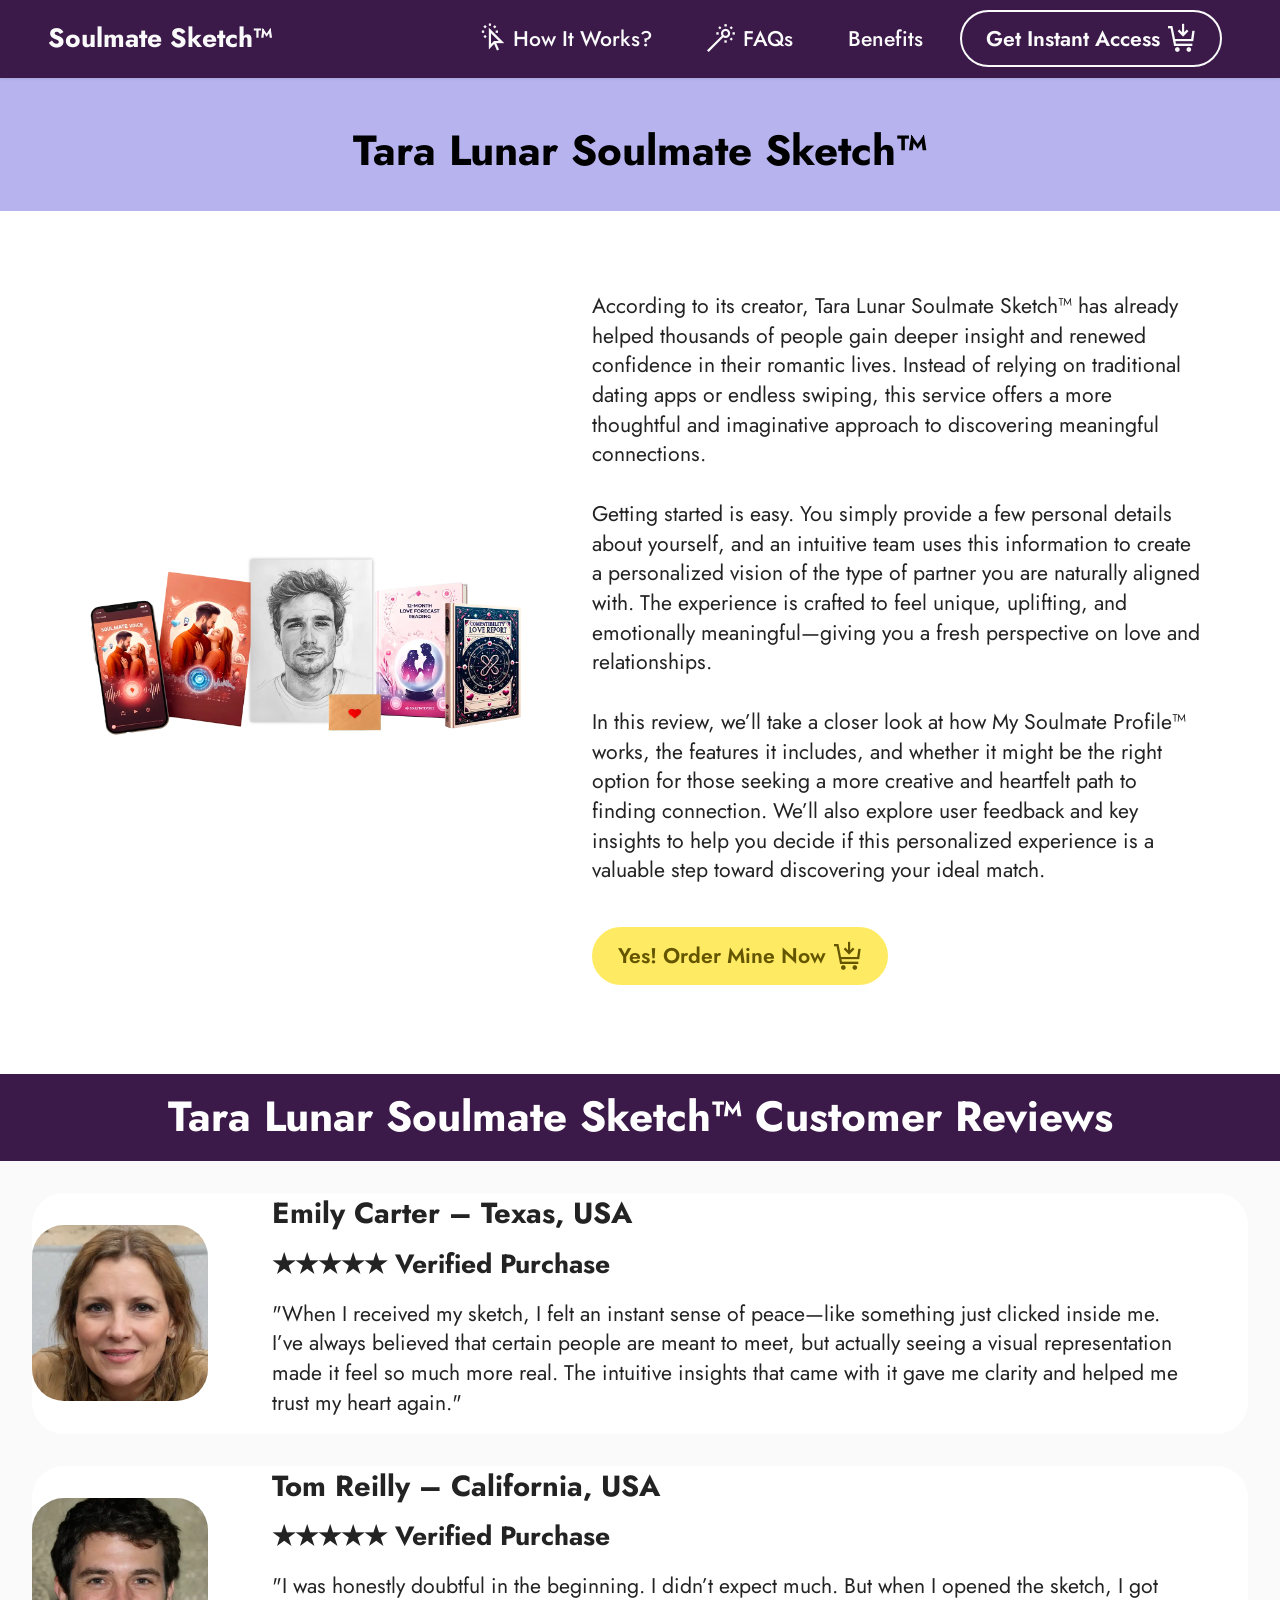
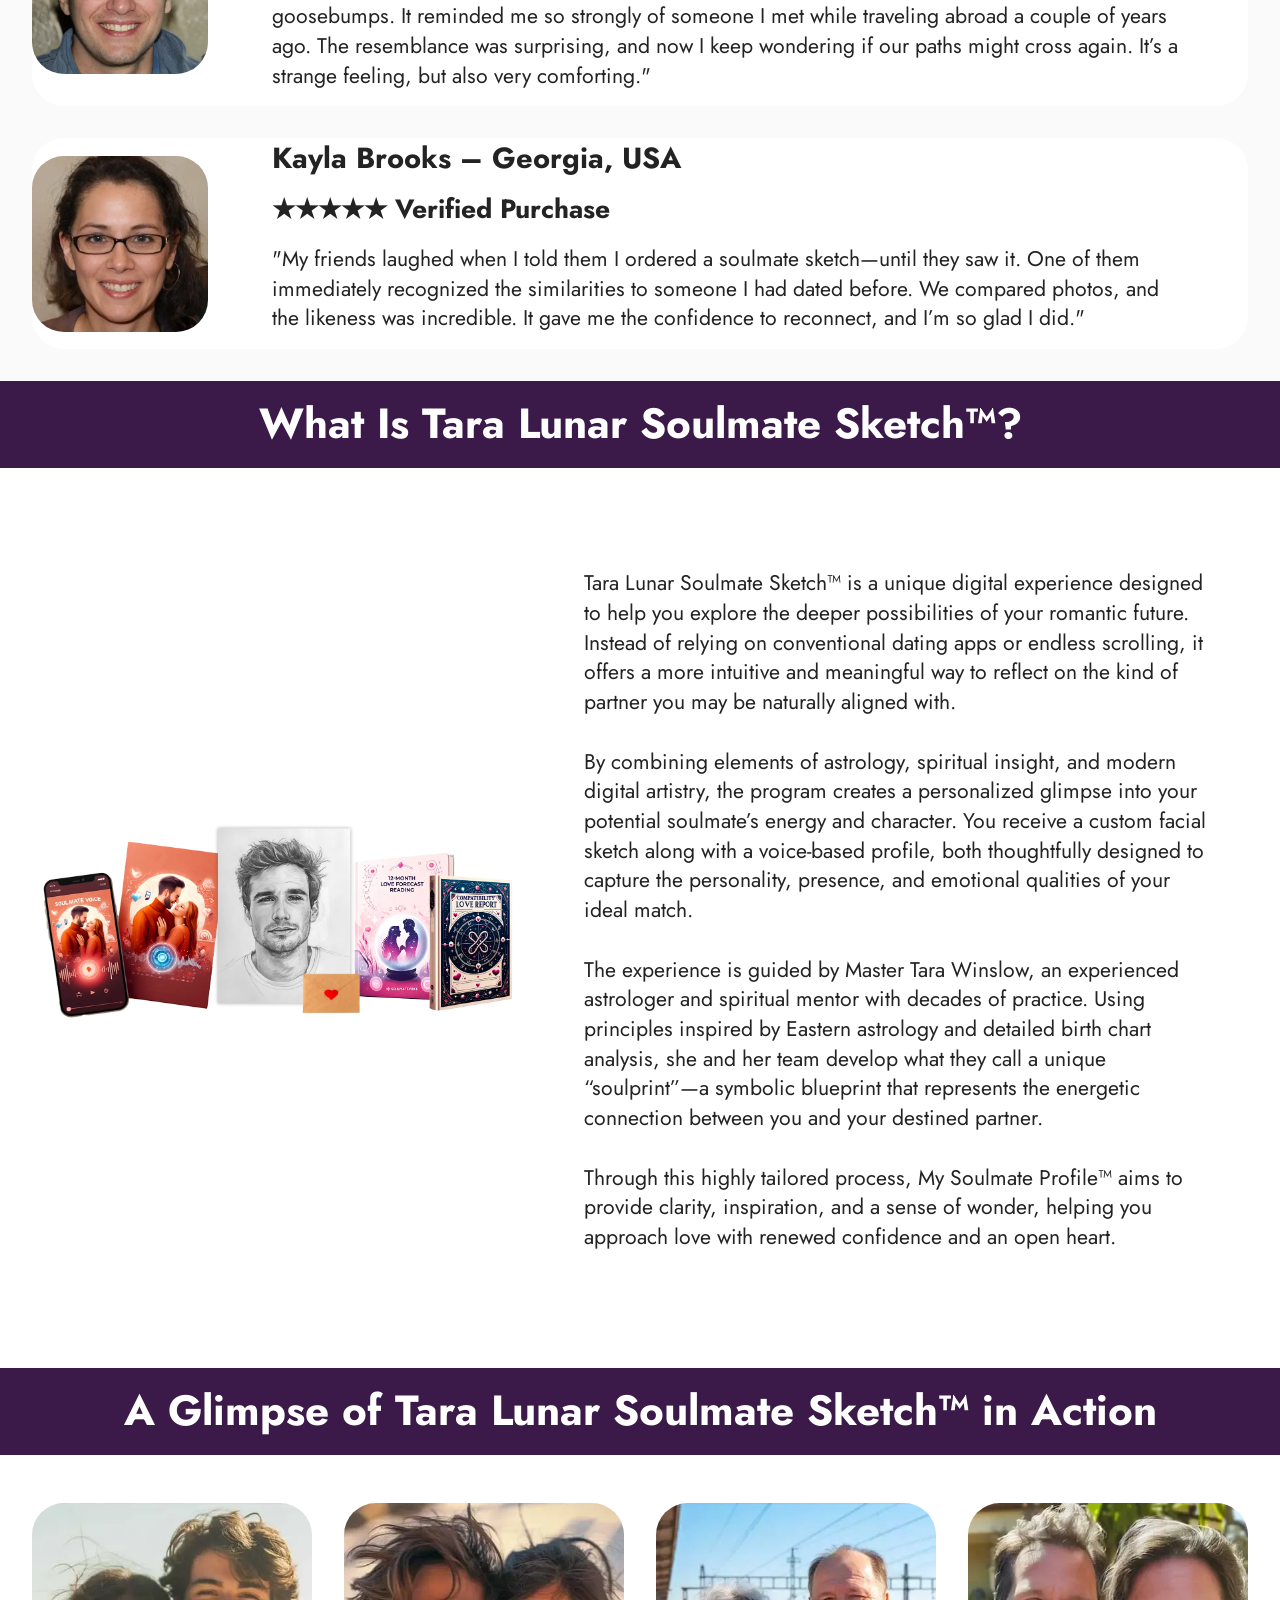
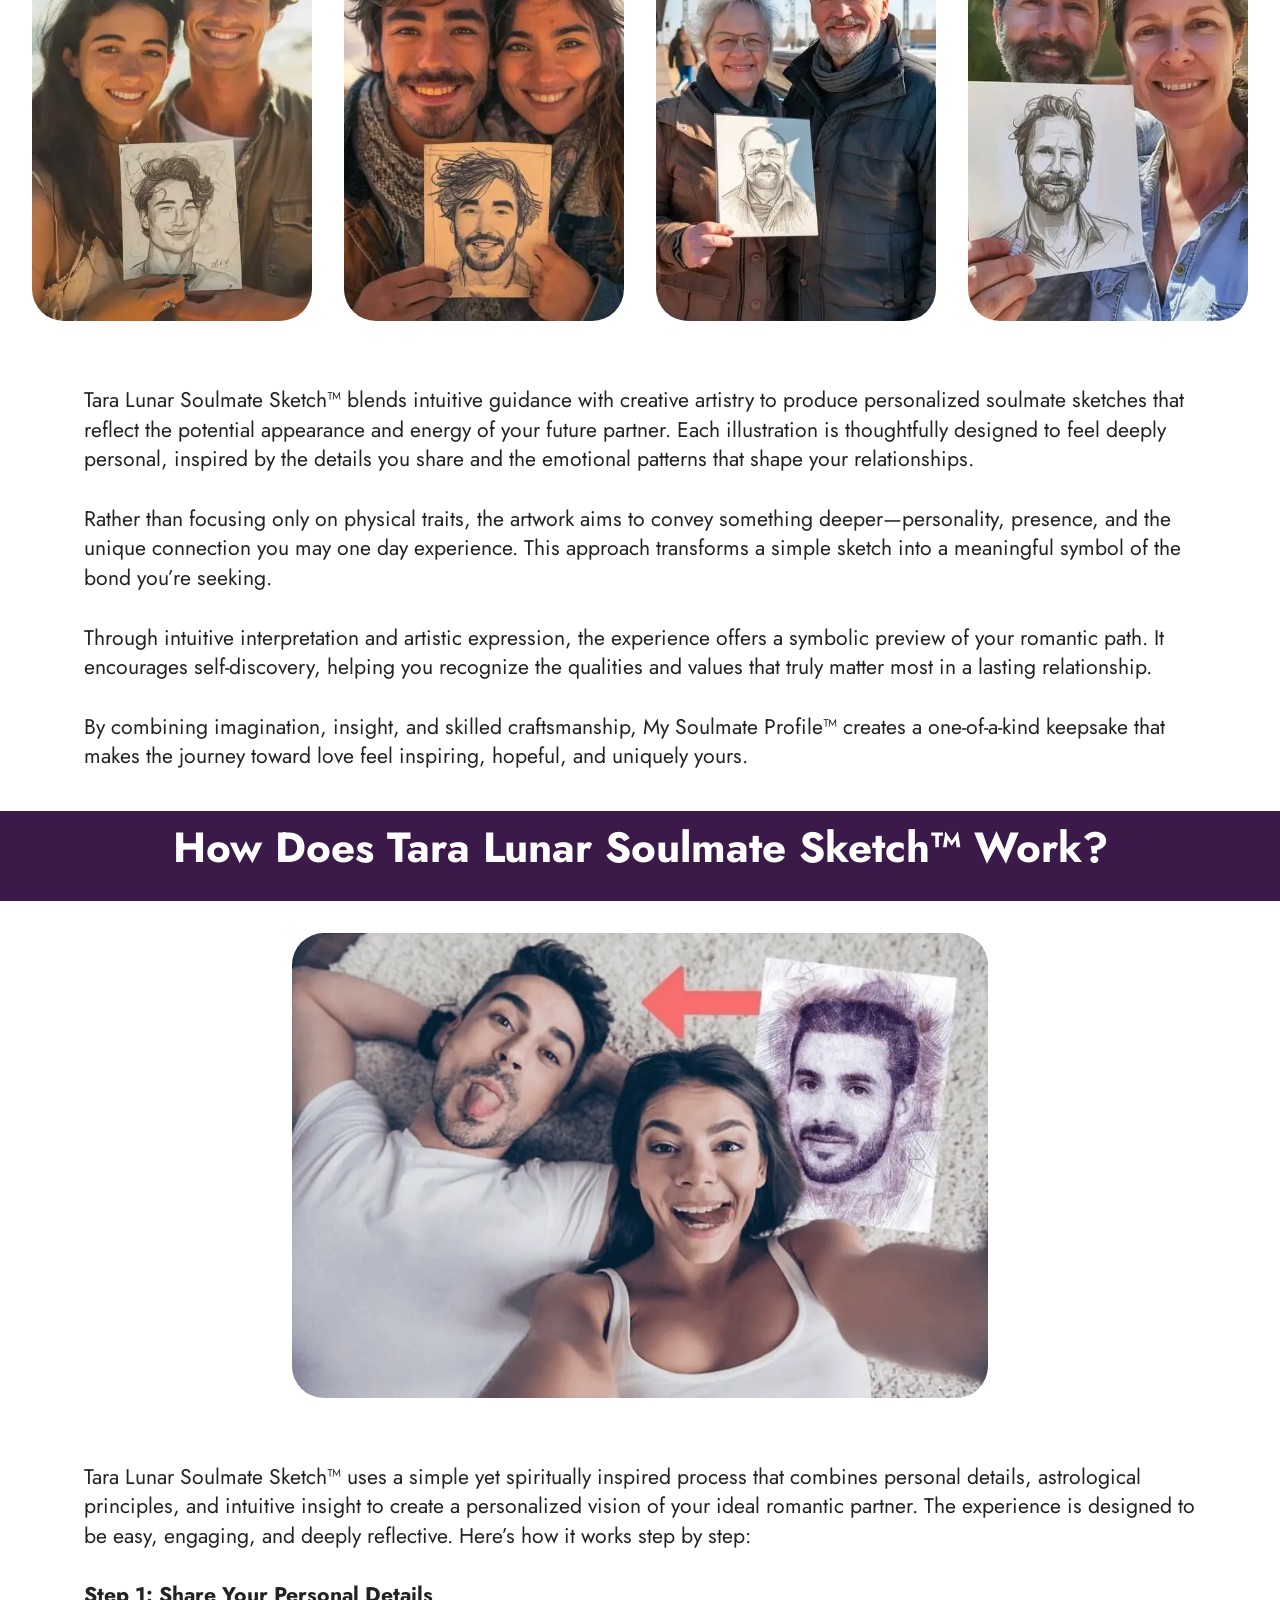
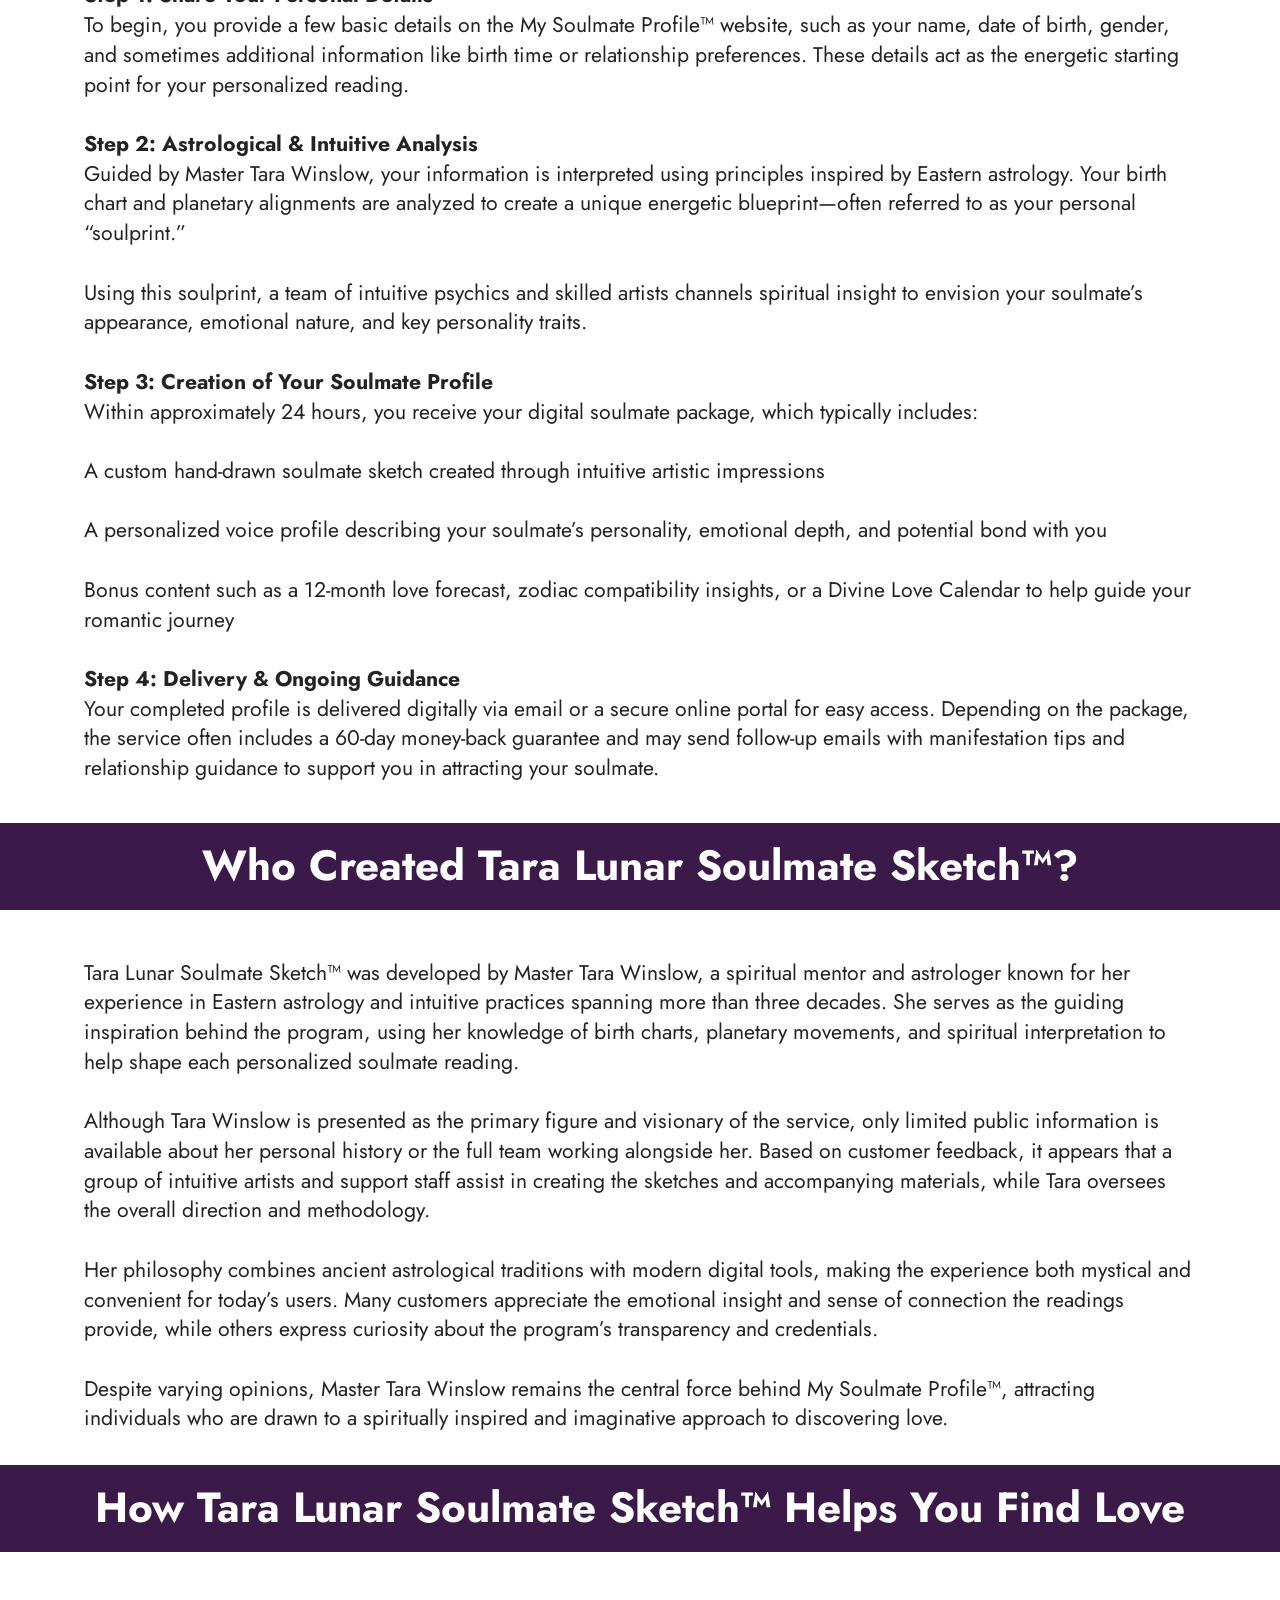
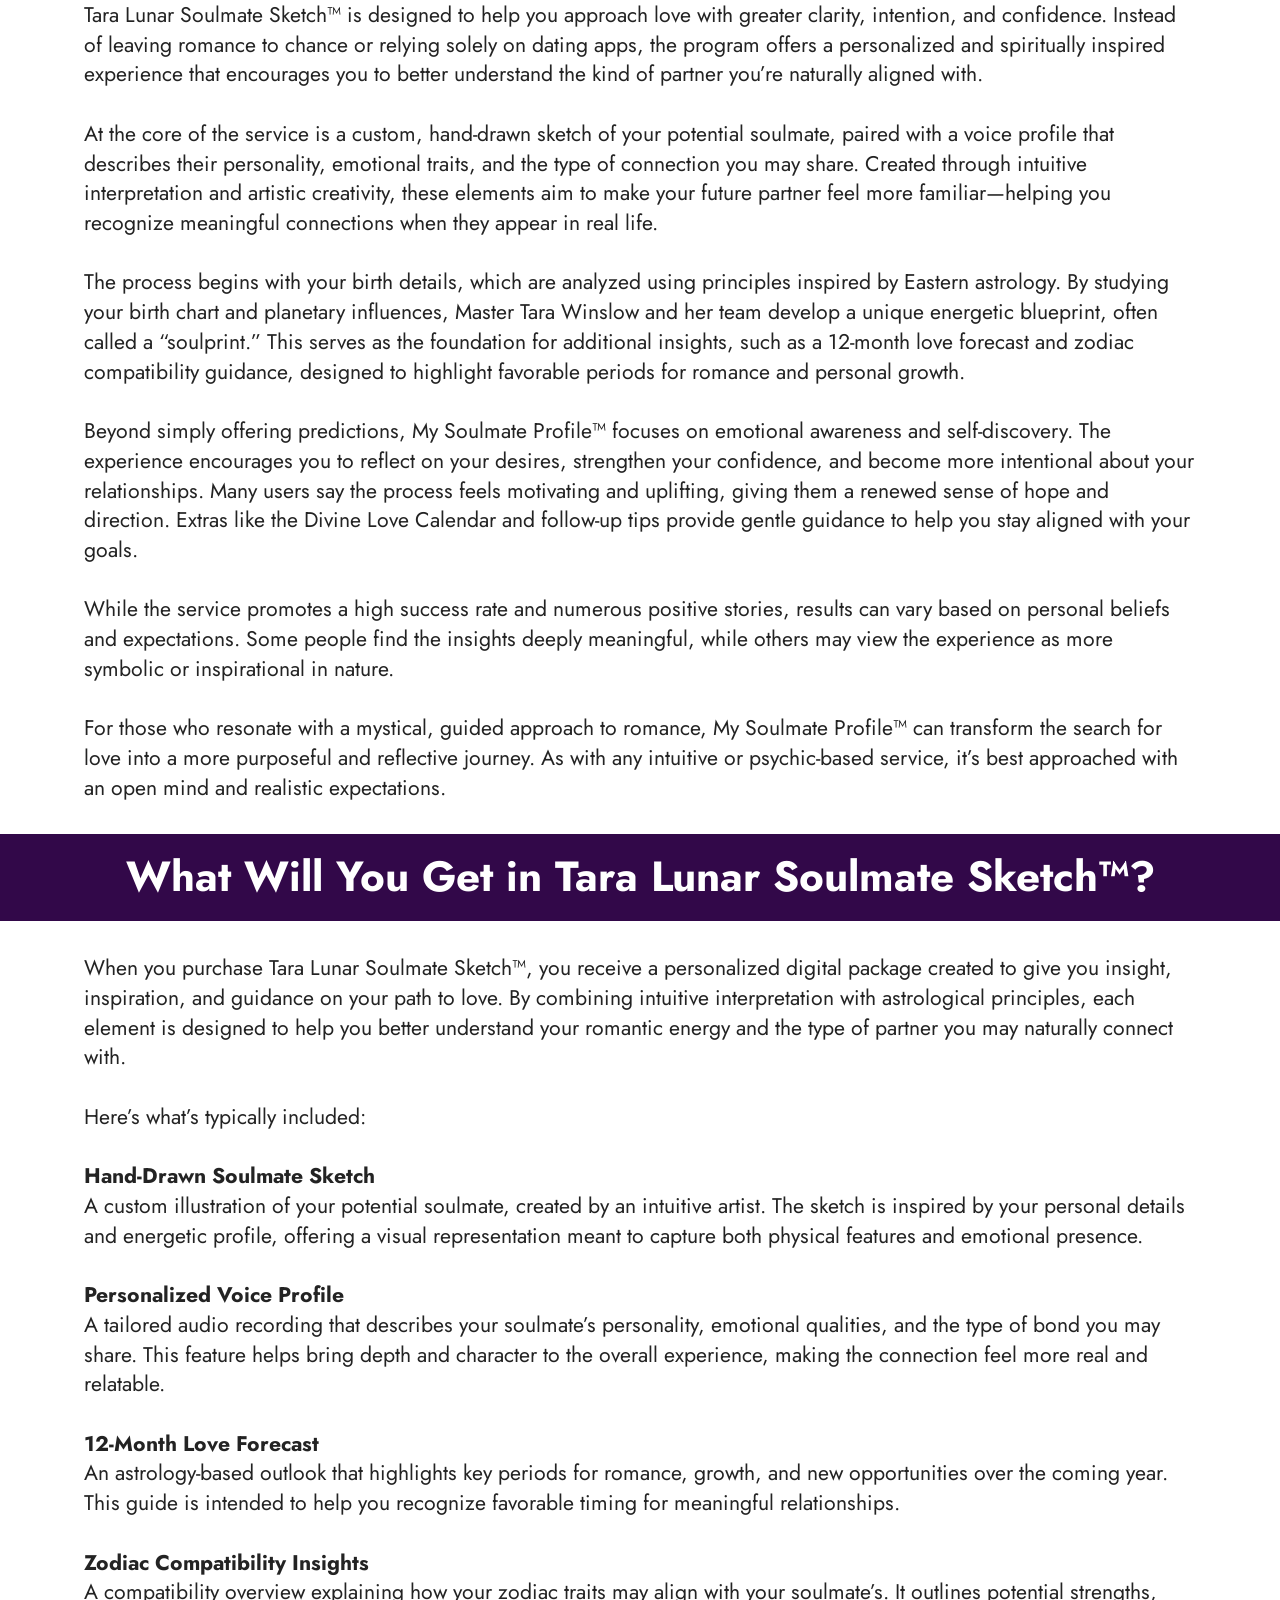
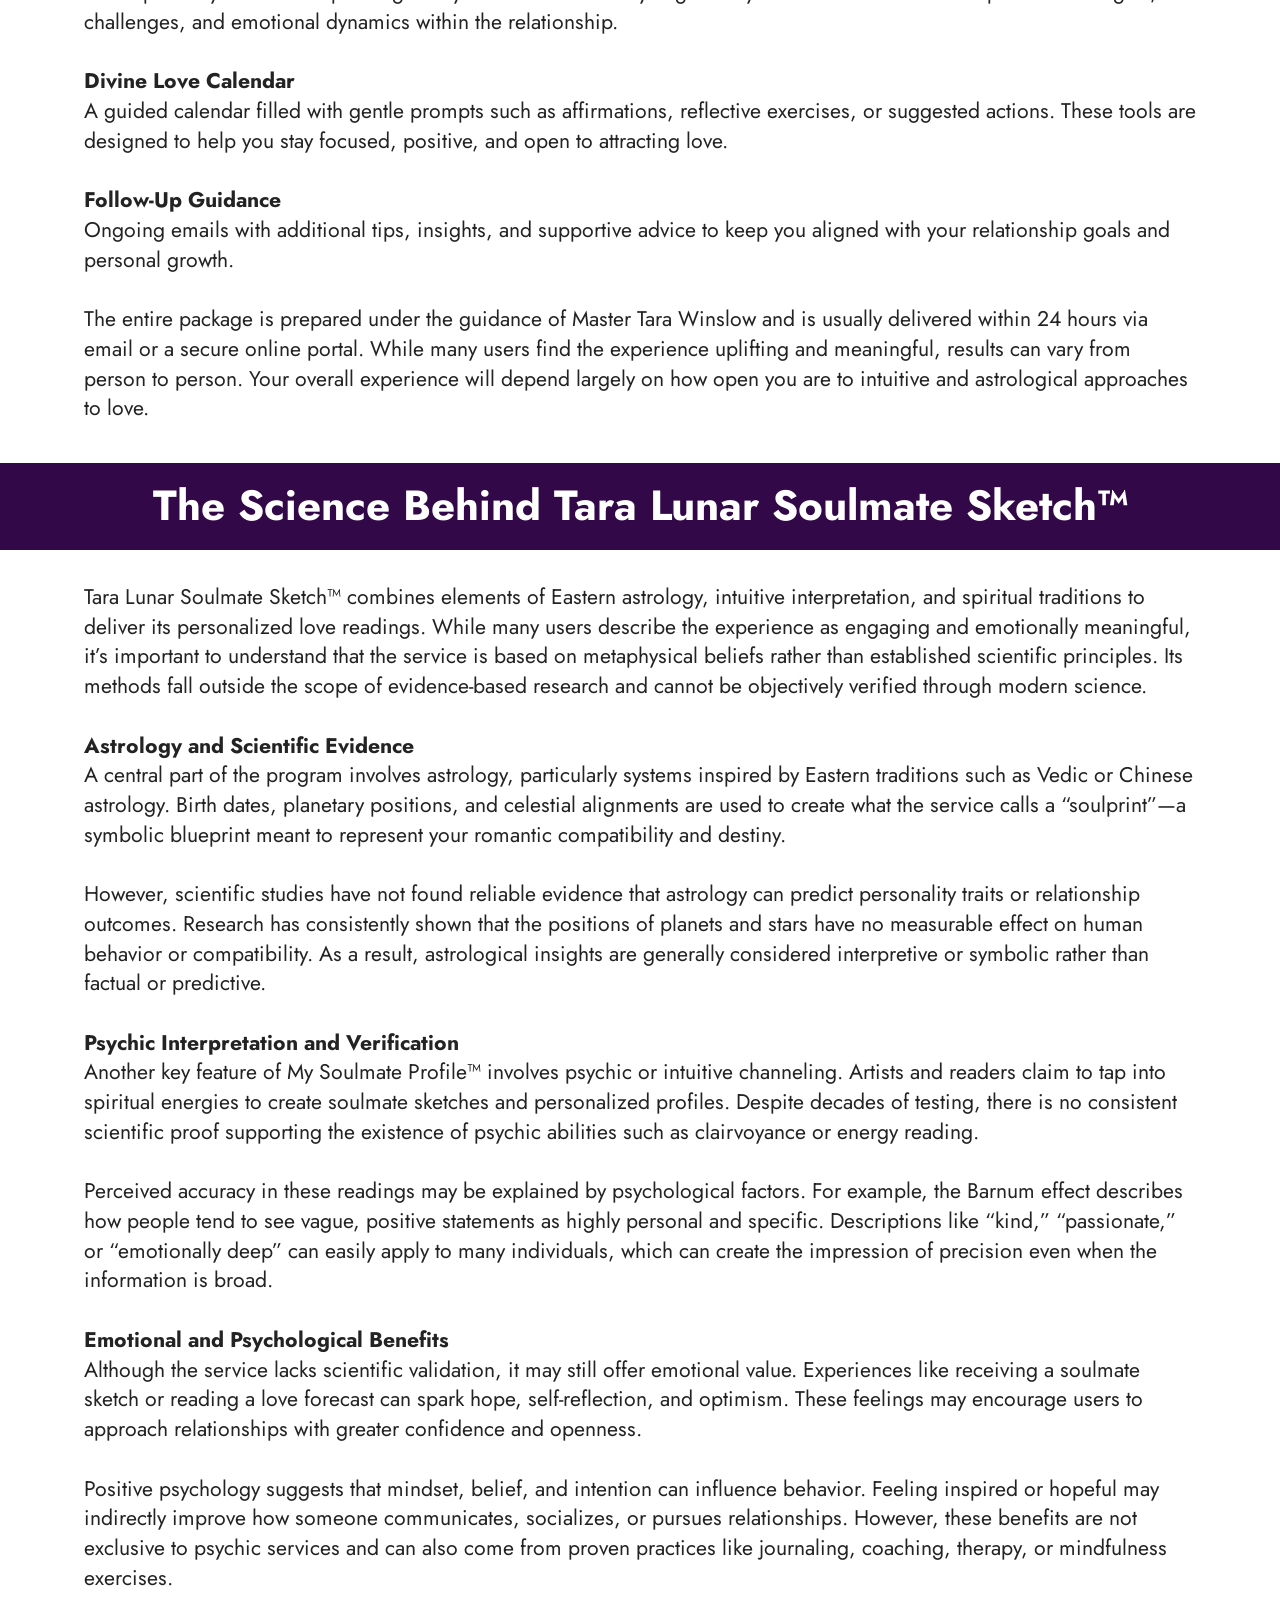
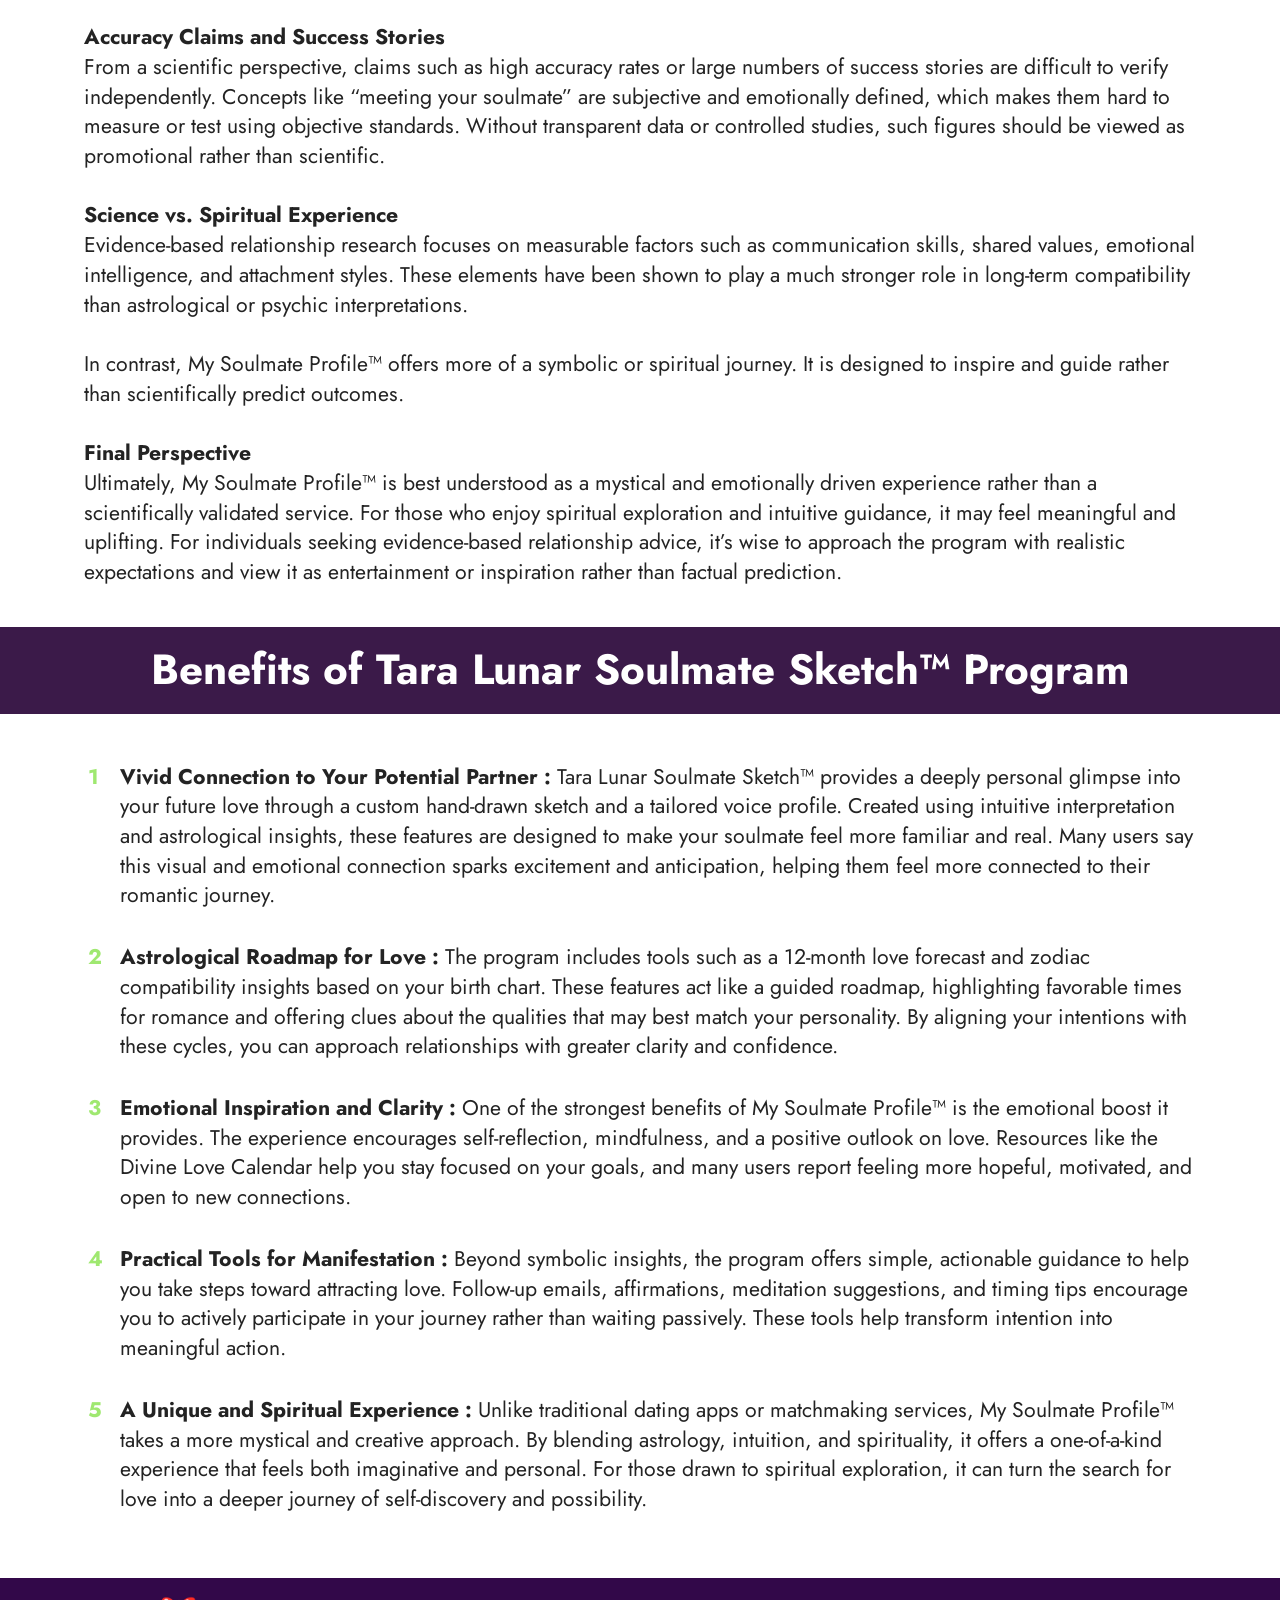
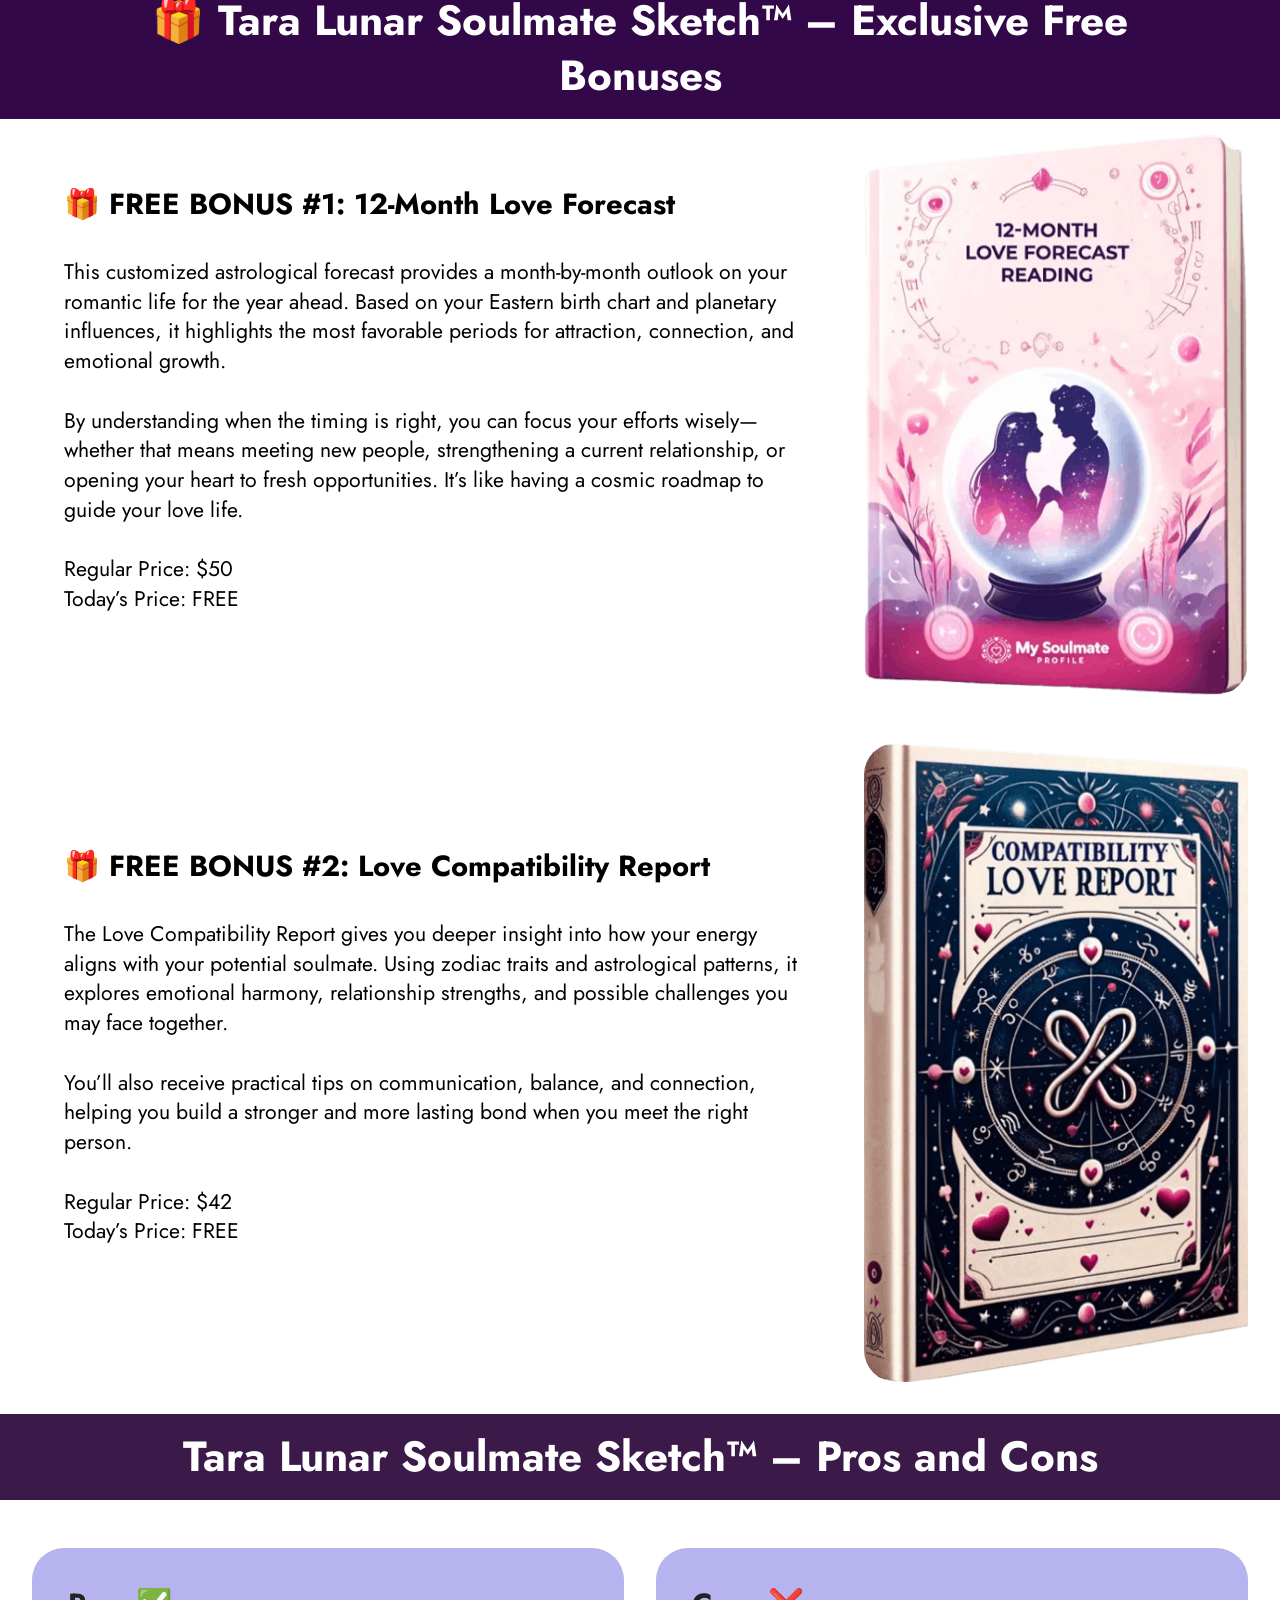
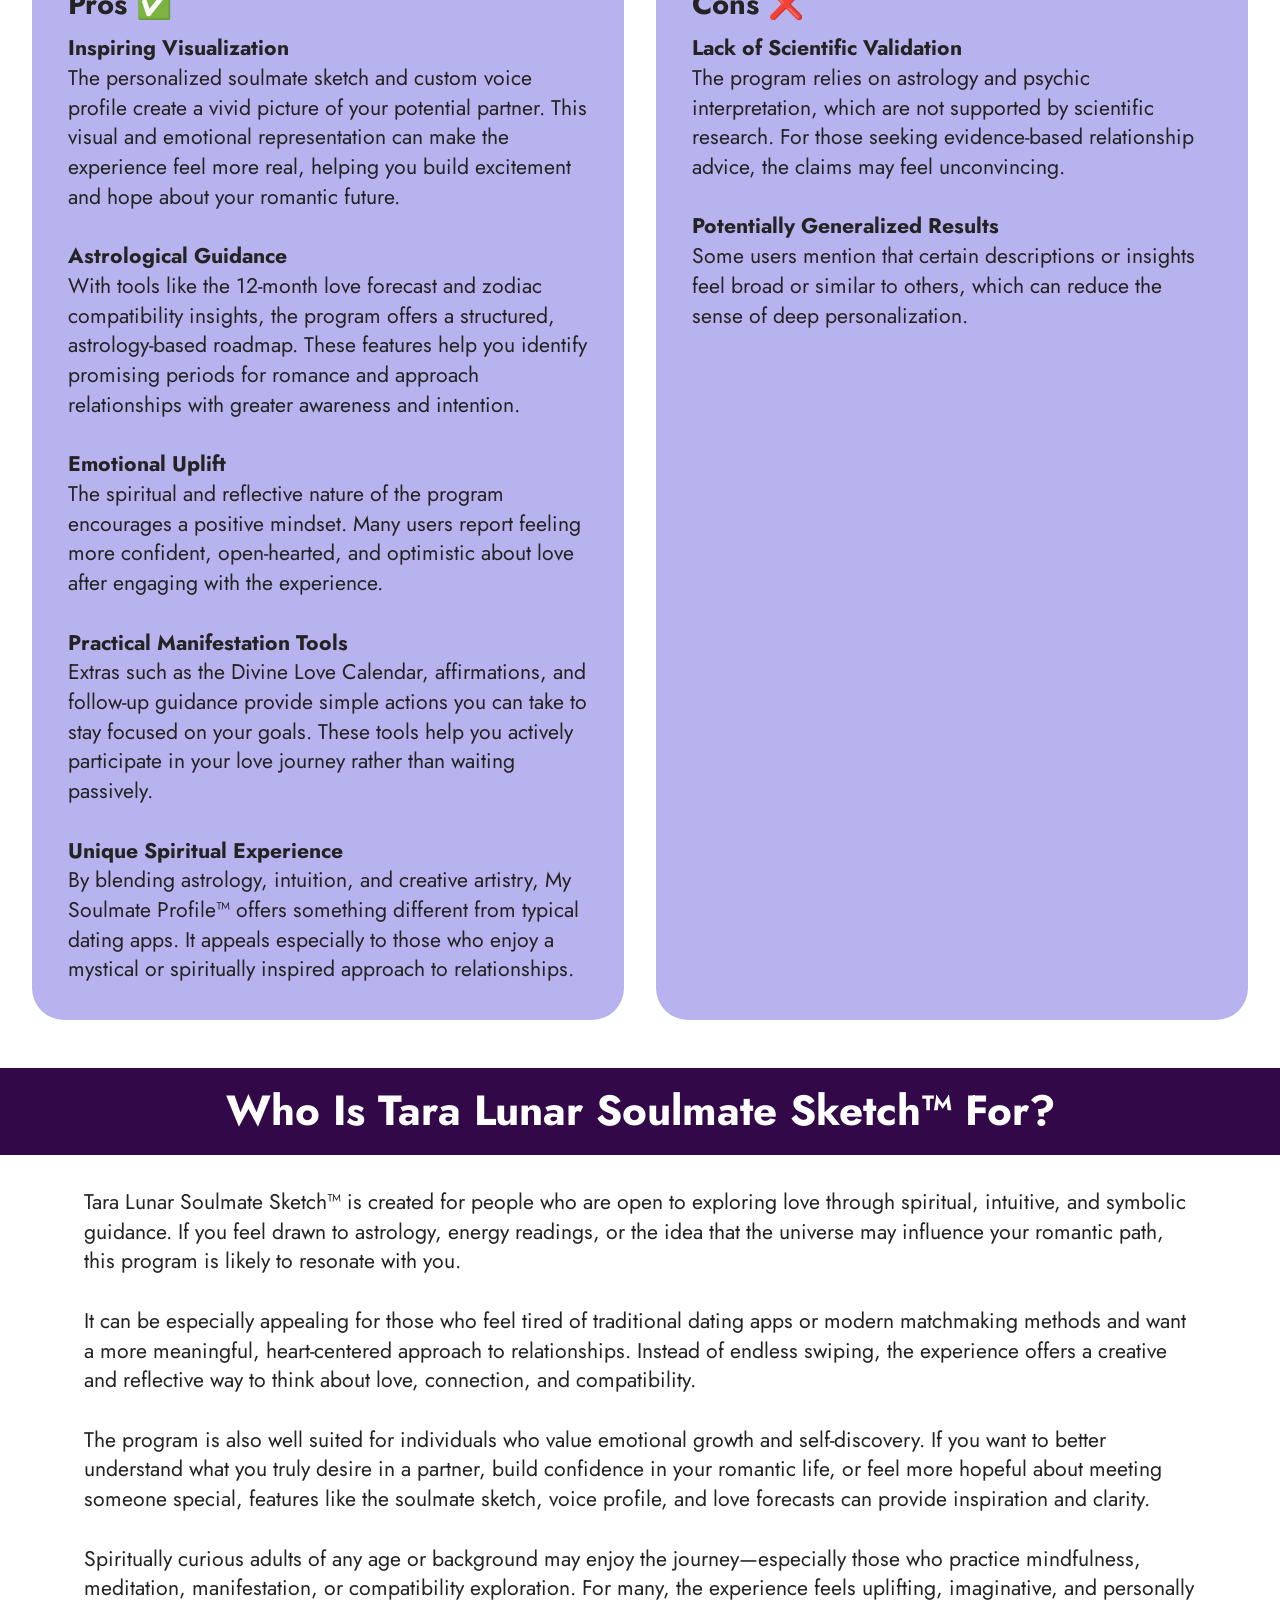
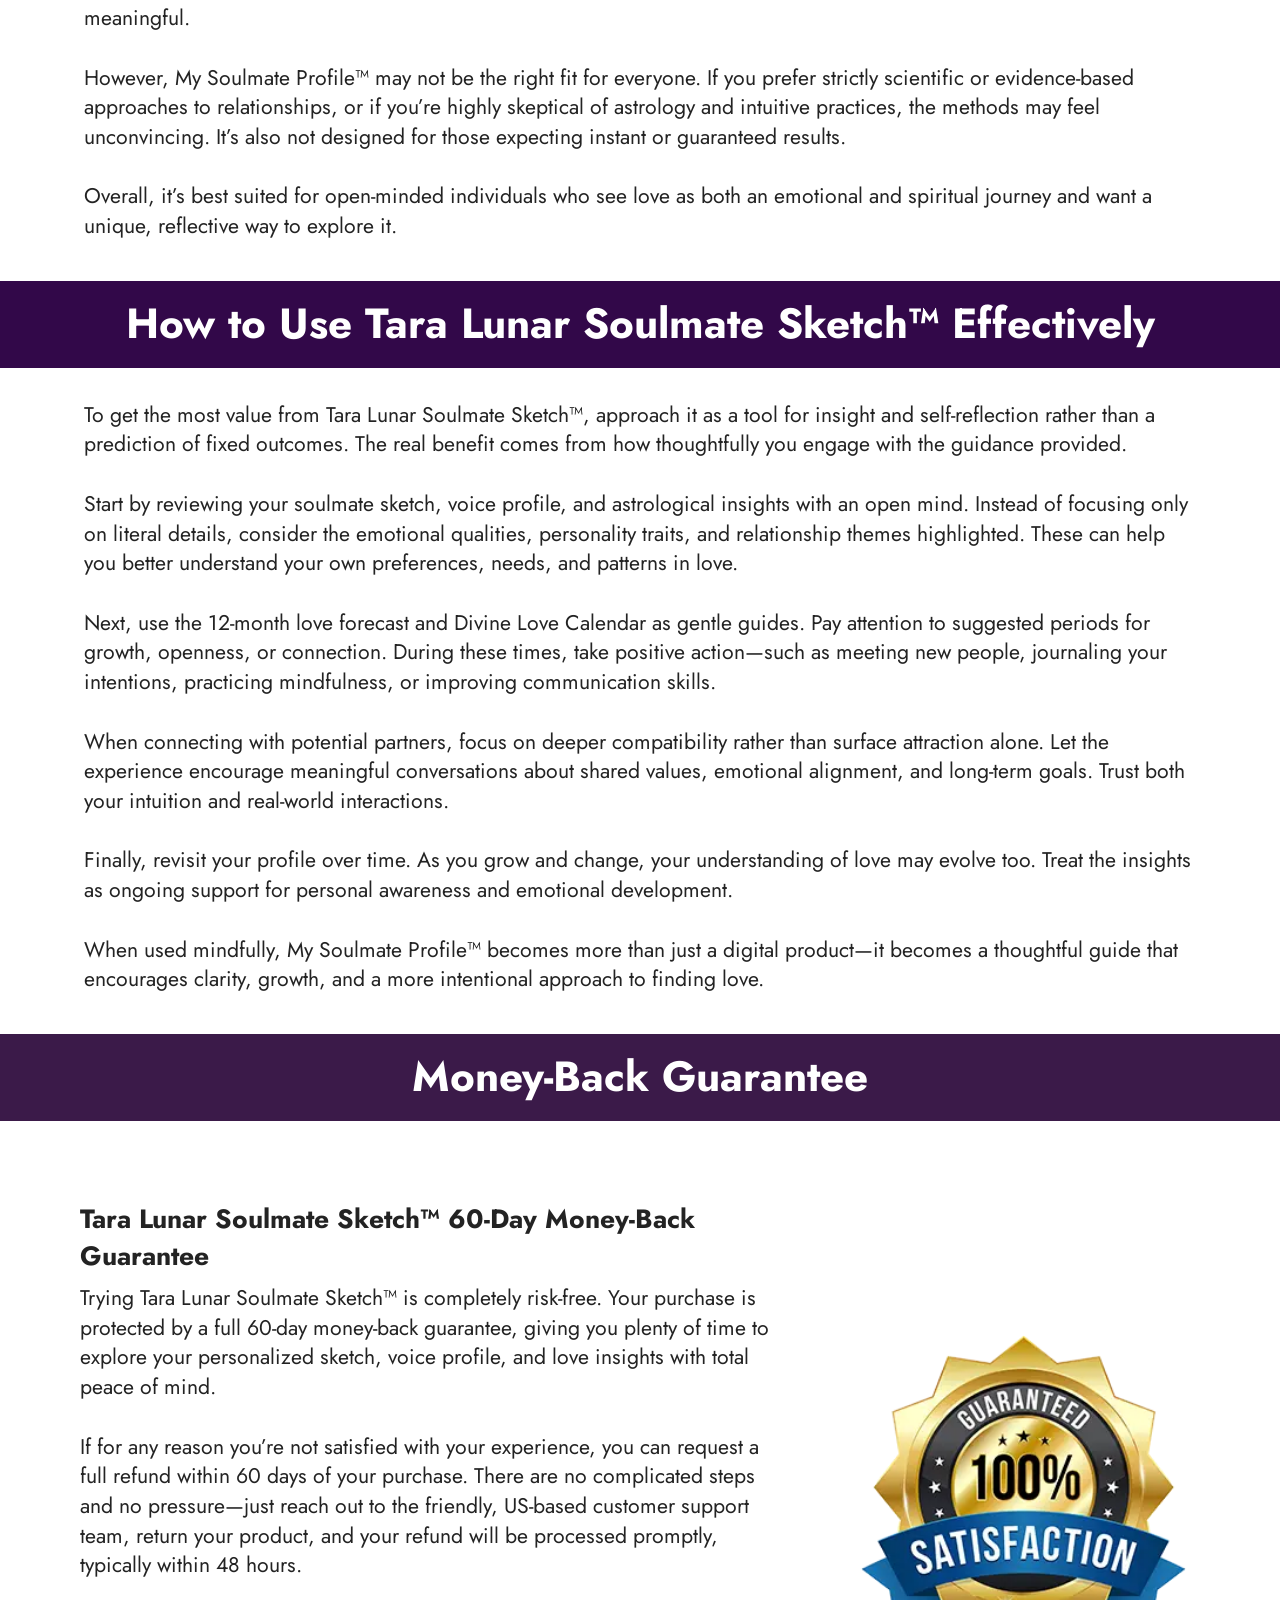
<file: index.html>
<!DOCTYPE html>
<html  >
<head>
  <!-- Site made with Mobirise Website Builder v6.0.6, https://mobirise.com -->
  <meta charset="UTF-8">
  <meta http-equiv="X-UA-Compatible" content="IE=edge">
  <meta name="generator" content="Mobirise v6.0.6, mobirise.com">
  <meta name="twitter:card" content="summary_large_image"/>
  <meta name="twitter:image:src" content="assets/images/index-meta.webp">
  <meta property="og:image" content="assets/images/index-meta.webp">
  <meta name="twitter:title" content="Tara Lunar Soulmate Sketch™  | Official Website | Buy $37 Only">
  <meta name="viewport" content="width=device-width, initial-scale=1, minimum-scale=1">
  <link rel="shortcut icon" href="assets/images/cover.webp" type="image/x-icon">
  <meta name="description" content="Discover your soulmate profile and unlock deep insights into love, compatibility, and connection—start your journey today.">
  <meta name="keywords" content="Tara Lunar Soulmate Sketch, Tara Lunar Soulmate Sketch review, Tara Lunar Soulmate Sketch official website, Tara Lunar Soulmate Sketch USA, where can I purchase Tara Lunar Soulmate Sketch, order Tara Lunar Soulmate Sketch, purchase Tara Lunar Soulmate Sketch, buy Tara Lunar Soulmate Sketch, Tara Lunar Soulmate Sketch sale, Tara Lunar Soulmate Sketch benefits, Tara Lunar Soulmate Sketch uses, Tara Lunar Soulmate Sketch photo, Tara Lunar Soulmate Sketch drawing, Tara Lunar Soulmate Sketch app, Tara Lunar Soulmate Sketch picture, Tara Lunar Soulmate Sketch drawing, Tara Lunar Soulmate Sketch photo, draw your soulmate, find your soulmate, Tara Lunar Soulmate Sketch app, finding your soulmate, who is my soulmate, have i met my soulmate quiz, where is my soulmate quiz, your my soulmate meaning, who is my soulmate accurate, my soulmate meaning in english, my soulmate prolly me meaning, my soulmate prediction, my soulmate initial, how will i know who is my soulmate, how can i tell who my soulmate is, my soulmate meaning, my soulmate status, who is my soulmate calculator">
  <meta http-equiv="content-language" content="en-US">
  <link rel="canonical" href="https://taralunarssoulmatesketch.vercel.app/">
  <meta name="google-site-verification" content="PvdhYiBdgkTFmlWRGCIQraq5u_8P3V1mjmFtXmeQQKM" />
  
  <title>Tara Lunar Soulmate Sketch™  | Official Website | Buy $37 Only</title>
  <link rel="stylesheet" href="assets/web/assets/mobirise-icons2/mobirise2.css">
  <link rel="stylesheet" href="assets/web/assets/mobirise-icons/mobirise-icons.css">
  <link rel="stylesheet" href="assets/bootstrap/css/bootstrap.min.css">
  <link rel="stylesheet" href="assets/bootstrap/css/bootstrap-grid.min.css">
  <link rel="stylesheet" href="assets/bootstrap/css/bootstrap-reboot.min.css">
  <link rel="stylesheet" href="assets/animatecss/animate.css">
  <link rel="stylesheet" href="assets/dropdown/css/style.css">
  <link rel="stylesheet" href="assets/socicon/css/styles.css">
  <link rel="stylesheet" href="assets/theme/css/style.css">
  <link rel="preload" href="https://fonts.googleapis.com/css?family=Jost:100,200,300,400,500,600,700,800,900,100i,200i,300i,400i,500i,600i,700i,800i,900i&display=swap" as="style" onload="this.onload=null;this.rel='stylesheet'">
  <noscript><link rel="stylesheet" href="https://fonts.googleapis.com/css?family=Jost:100,200,300,400,500,600,700,800,900,100i,200i,300i,400i,500i,600i,700i,800i,900i&display=swap"></noscript>
  <link rel="preload" as="style" href="assets/mobirise/css/mbr-additional.css?v=cMhnNs"><link rel="stylesheet" href="assets/mobirise/css/mbr-additional.css?v=cMhnNs" type="text/css">

  
  
  
</head>
<body>
  
  <section data-bs-version="5.1" class="menu menu2 cid-tLclnOs7BI" once="menu" id="menu2-2">
    
    <nav class="navbar navbar-dropdown navbar-fixed-top navbar-expand-lg">
        <div class="container-fluid">
            <div class="navbar-brand">
                
                <span class="navbar-caption-wrap"><a class="navbar-caption text-white text-primary display-7" href="index.html">Soulmate Sketch™<br></a></span>
            </div>
            <button class="navbar-toggler" type="button" data-toggle="collapse" data-bs-toggle="collapse" data-target="#navbarSupportedContent" data-bs-target="#navbarSupportedContent" aria-controls="navbarNavAltMarkup" aria-expanded="false" aria-label="Toggle navigation">
                <div class="hamburger">
                    <span></span>
                    <span></span>
                    <span></span>
                    <span></span>
                </div>
            </button>
            <div class="collapse navbar-collapse" id="navbarSupportedContent">
                <ul class="navbar-nav nav-dropdown" data-app-modern-menu="true"><li class="nav-item"><a class="nav-link link text-white text-primary display-4" href="index.html#article11-2m"><span class="mobi-mbri mobi-mbri-cursor-click mbr-iconfont mbr-iconfont-btn"></span>How It Works?</a></li>
                    <li class="nav-item"><a class="nav-link link text-white text-primary display-4" href="index.html#article11-2i"><span class="mobi-mbri mobi-mbri-magic-stick mbr-iconfont mbr-iconfont-btn"></span>FAQs</a></li>
                    <li class="nav-item"><a class="nav-link link text-white text-primary display-4" href="index.html#article11-4c">Benefits</a>
                    </li></ul>
                
                <div class="navbar-buttons mbr-section-btn"><a class="btn btn-white-outline display-4" href="https://76a99qrbz-exbw4p0fxrt8p18f.hop.clickbank.net/?&tid=vl"><span class="mobi-mbri mobi-mbri-cart-add mbr-iconfont mbr-iconfont-btn"></span>Get Instant Access</a></div>
            </div>
        </div>
    </nav>
</section>

<section data-bs-version="5.1" class="content4 cid-tLclvjp4zp" id="content4-3">
    

    
    
    <div class="container-fluid">
        <div class="row justify-content-center">
            <div class="title col-md-12 col-lg-11">
                <h1 class="mbr-section-title mbr-fonts-style align-center mb-4 display-2"><strong>Tara Lunar Soulmate Sketch™</strong></h1>
                
                
            </div>
        </div>
    </div>
</section>

<section data-bs-version="5.1" class="features17 cid-tLcpgbq2pq" id="features17-4">
    

    
    
    <div class="container-fluid">
        <div class="content-wrapper">
            <div class="row align-items-center">
                <div class="col-12 col-lg-5">
                    <div class="image-wrapper">
                        <img src="assets/images/my-soulmate-profile.webp" alt="My Soulmate Profile™">
                    </div>
                </div>
                <div class="col-12 col-lg">
                    <div class="text-wrapper">
                        
                        <p class="mbr-text mbr-fonts-style mb-4 display-4">According to its creator, Tara Lunar Soulmate Sketch™ has already helped thousands of people gain deeper insight and renewed confidence in their romantic lives. Instead of relying on traditional dating apps or endless swiping, this service offers a more thoughtful and imaginative approach to discovering meaningful connections.<br><br>Getting started is easy. You simply provide a few personal details about yourself, and an intuitive team uses this information to create a personalized vision of the type of partner you are naturally aligned with. The experience is crafted to feel unique, uplifting, and emotionally meaningful—giving you a fresh perspective on love and relationships.<br><br>In this review, we’ll take a closer look at how My Soulmate Profile™ works, the features it includes, and whether it might be the right option for those seeking a more creative and heartfelt path to finding connection. We’ll also explore user feedback and key insights to help you decide if this personalized experience is a valuable step toward discovering your ideal match.<br></p>
                        <div class="mbr-section-btn mt-3"><a class="btn btn-danger display-4" href="https://76a99qrbz-exbw4p0fxrt8p18f.hop.clickbank.net/?&tid=vl"><span class="mobi-mbri mobi-mbri-cart-add mbr-iconfont mbr-iconfont-btn"></span>Yes! Order Mine Now</a></div>
                    </div>
                </div>
            </div>
        </div>
    </div>
</section>

<section data-bs-version="5.1" class="article11 cid-v7Jegtwt9N" id="article11-2j">
    

    
    
    <div class="container">
        <div class="row justify-content-center">
            <div class="title col-md-12 col-lg-11">
                <h3 class="mbr-section-title mbr-fonts-style align-center mt-0 mb-0 display-2"><strong>Tara Lunar Soulmate Sketch™ Customer Reviews</strong></h3>
                
                
            </div>
        </div>
    </div>
</section>

<section data-bs-version="5.1" class="team2 cid-tLFIln0LHM" xmlns="http://www.w3.org/1999/html" id="team2-17">
    

    
    
    <div class="container">
        <div class="item features-image">
            <div class="item-wrapper">
                <div class="row align-items-center">
                    <div class="col-12 col-md-2">
                        <div class="image-wrapper">
                            <img src="assets/images/my-soulmate-profile-review-1.webp" alt="My Soulmate Profile Customer Reviews 1">
                        </div>
                    </div>
                    <div class="col-12 col-md">
                        <div class="card-box">
                            <h5 class="card-title mbr-fonts-style m-0 mb-3 display-5"><strong>Emily Carter – Texas, USA</strong></h5>
                            <h6 class="card-subtitle mbr-fonts-style mb-3 display-7"><strong>★★★★★ Verified Purchase</strong></h6>
                            <p class="mbr-text mbr-fonts-style display-4">
                                "When I received my sketch, I felt an instant sense of peace—like something just clicked inside me. I’ve always believed that certain people are meant to meet, but actually seeing a visual representation made it feel so much more real. The intuitive insights that came with it gave me clarity and helped me trust my heart again."
                            </p>
                            
                        </div>
                    </div>
                </div>
            </div>
        </div>
        <div class="item features-image">
            <div class="item-wrapper">
                <div class="row align-items-center">
                    <div class="col-12 col-md-2">
                        <div class="image-wrapper">
                            <img src="assets/images/my-soulmate-profile-review-2.webp" alt="My Soulmate Profile Customer Reviews">
                        </div>
                    </div>
                    <div class="col-12 col-md">
                        <div class="card-box">
                            <h5 class="card-title mbr-fonts-style m-0 mb-3 display-5"><strong>Tom Reilly – California, USA</strong></h5>
                            <h6 class="card-subtitle mbr-fonts-style mb-3 display-7"><strong>★★★★★ Verified Purchase</strong></h6>
                            <p class="mbr-text mbr-fonts-style display-4">
                                "I was honestly doubtful in the beginning. I didn’t expect much. But when I opened the sketch, I got goosebumps. It reminded me so strongly of someone I met while traveling abroad a couple of years ago. The resemblance was surprising, and now I keep wondering if our paths might cross again. It’s a strange feeling, but also very comforting."<br>
                            </p>
                            
                        </div>
                    </div>
                </div>
            </div>
        </div>
        <div class="item features-image">
            <div class="item-wrapper">
                <div class="row align-items-center">
                    <div class="col-12 col-md-2">
                        <div class="image-wrapper">
                            <img src="assets/images/my-soulmate-profile-review-3.webp" alt="My Soulmate Profile Customer Reviews">
                        </div>
                    </div>
                    <div class="col-12 col-md">
                        <div class="card-box">
                            <h5 class="card-title mbr-fonts-style m-0 mb-3 display-5"><strong>Kayla Brooks – Georgia, USA</strong></h5>
                            <h6 class="card-subtitle mbr-fonts-style mb-3 display-7"><strong>★★★★★ Verified Purchase</strong></h6>
                            <p class="mbr-text mbr-fonts-style display-4">"My friends laughed when I told them I ordered a soulmate sketch—until they saw it. One of them immediately recognized the similarities to someone I had dated before. We compared photos, and the likeness was incredible. It gave me the confidence to reconnect, and I’m so glad I did."</p>
                            
                        </div>
                    </div>
                </div>
            </div>
        </div>
    </div>
</section>

<section data-bs-version="5.1" class="article11 cid-v7JehdAtfv" id="article11-2k">
    

    
    
    <div class="container">
        <div class="row justify-content-center">
            <div class="title col-md-12 col-lg-11">
                <h3 class="mbr-section-title mbr-fonts-style align-center mt-0 mb-0 display-2"><strong>What Is Tara Lunar Soulmate Sketch™?</strong></h3>
                
                
            </div>
        </div>
    </div>
</section>

<section data-bs-version="5.1" class="image1 cid-tLcyX7bSsD mbr-fullscreen" id="image1-8">
    

    
    

    <div class="container">
        <div class="row align-items-center">
            <div class="col-12 col-lg-5">
                <div class="image-wrapper">
                    <img src="assets/images/my-soulmate-profile.webp" alt="My Soulmate Profile">
                    
                </div>
            </div>
            <div class="col-12 col-lg">
                <div class="text-wrapper">
                    
                    <p class="mbr-text mbr-fonts-style display-4">Tara Lunar Soulmate Sketch™ is a unique digital experience designed to help you explore the deeper possibilities of your romantic future. Instead of relying on conventional dating apps or endless scrolling, it offers a more intuitive and meaningful way to reflect on the kind of partner you may be naturally aligned with.<br><br>By combining elements of astrology, spiritual insight, and modern digital artistry, the program creates a personalized glimpse into your potential soulmate’s energy and character. You receive a custom facial sketch along with a voice-based profile, both thoughtfully designed to capture the personality, presence, and emotional qualities of your ideal match.<br><br>The experience is guided by Master Tara Winslow, an experienced astrologer and spiritual mentor with decades of practice. Using principles inspired by Eastern astrology and detailed birth chart analysis, she and her team develop what they call a unique “soulprint”—a symbolic blueprint that represents the energetic connection between you and your destined partner.<br><br>Through this highly tailored process, My Soulmate Profile™ aims to provide clarity, inspiration, and a sense of wonder, helping you approach love with renewed confidence and an open heart.</p>
                </div>
            </div>
        </div>
    </div>
</section>

<section data-bs-version="5.1" class="article11 cid-v7JehVrIu8" id="article11-2l">
    

    
    
    <div class="container">
        <div class="row justify-content-center">
            <div class="title col-md-12 col-lg-11">
                <h3 class="mbr-section-title mbr-fonts-style align-center mt-0 mb-0 display-2"><strong>A Glimpse of Tara Lunar Soulmate Sketch™ in Action</strong></h3>
                
                
            </div>
        </div>
    </div>
</section>

<section data-bs-version="5.1" class="gallery3 cid-vagnjZRsZ5" id="gallery03-53">
    
    
    <div class="container-fluid">
      <div class="row justify-content-center">
        <div class="col-12 content-head">
          
        </div>
      </div>
      <div class="row">
        <div class="item features-image col-12 col-md-6 col-lg-3">
          <div class="item-wrapper">
            <div class="item-img">
              <img src="assets/images/4.webp" alt="My Soulmate Profile" title="" data-slide-to="0" data-bs-slide-to="0">
            </div>
            
          </div>
        </div>
        <div class="item features-image col-12 col-md-6 col-lg-3">
          <div class="item-wrapper">
            <div class="item-img">
              <img src="assets/images/5.webp" alt="My Soulmate Profile" title="" data-slide-to="1" data-bs-slide-to="1">
            </div>
            
          </div>
        </div>
        <div class="item features-image col-12 col-md-6 col-lg-3">
          <div class="item-wrapper">
            <div class="item-img">
              <img src="assets/images/8.webp" alt="My Soulmate Profile" title="" data-slide-to="2" data-bs-slide-to="2">
            </div>
            
          </div>
        </div>
        <div class="item features-image col-12 col-md-6 col-lg-3">
          <div class="item-wrapper">
            <div class="item-img">
              <img src="assets/images/9.webp" alt="My Soulmate Profile" title="" data-slide-to="3" data-bs-slide-to="3">
            </div>
            
          </div>
        </div>
      </div>
    </div>
  </section>

<section data-bs-version="5.1" class="article11 cid-v7IOzBM5EX" id="article11-26">
    

    
    
    <div class="container">
        <div class="row justify-content-center">
            <div class="title col-md-12 col-lg-11">
                
                <h4 class="mbr-section-subtitle align-center mbr-fonts-style mt-4 display-4">Tara Lunar Soulmate Sketch™ blends intuitive guidance with creative artistry to produce personalized soulmate sketches that reflect the potential appearance and energy of your future partner. Each illustration is thoughtfully designed to feel deeply personal, inspired by the details you share and the emotional patterns that shape your relationships.<div><br></div><div>Rather than focusing only on physical traits, the artwork aims to convey something deeper—personality, presence, and the unique connection you may one day experience. This approach transforms a simple sketch into a meaningful symbol of the bond you’re seeking.</div><div><br></div><div>Through intuitive interpretation and artistic expression, the experience offers a symbolic preview of your romantic path. It encourages self-discovery, helping you recognize the qualities and values that truly matter most in a lasting relationship.</div><div><br></div><div>By combining imagination, insight, and skilled craftsmanship, My Soulmate Profile™ creates a one-of-a-kind keepsake that makes the journey toward love feel inspiring, hopeful, and uniquely yours.</div></h4>
                
            </div>
        </div>
    </div>
</section>

<section data-bs-version="5.1" class="article11 cid-v7JeizEwKx" id="article11-2m">
    

    
    
    <div class="container">
        <div class="row justify-content-center">
            <div class="title col-md-12 col-lg-11">
                <h3 class="mbr-section-title mbr-fonts-style align-center mt-0 mb-0 display-2"><p><strong>How Does Tara Lunar Soulmate Sketch™ Work?</strong></p></h3>
                
                
            </div>
        </div>
    </div>
</section>

<section data-bs-version="5.1" class="header12 cid-vago5CrUaX" id="header12-54">
  
  

  <div class="text-center container">
    <div class="row mb-4 justify-content-center">
      <div class="col-12 col-md-7">
        <img class="w-100" src="assets/images/testimonial1-1024x683.webp" alt="My Soulmate Profile">
      </div>
    </div>
    <div class="row justify-content-center">
      <div class="col-md-12 content-head">
        
        
        
      </div>
    </div>
  </div>
</section>

<section data-bs-version="5.1" class="article11 cid-v7IOHl1phf" id="article11-27">
    

    
    
    <div class="container">
        <div class="row justify-content-center">
            <div class="title col-md-12 col-lg-11">
                
                <h4 class="mbr-section-subtitle align-center mbr-fonts-style mt-4 display-4">Tara Lunar Soulmate Sketch™ uses a simple yet spiritually inspired process that combines personal details, astrological principles, and intuitive insight to create a personalized vision of your ideal romantic partner. The experience is designed to be easy, engaging, and deeply reflective. Here’s how it works step by step:<div><br></div><div><strong>Step 1: Share Your Personal Details</strong></div><div>To begin, you provide a few basic details on the My Soulmate Profile™ website, such as your name, date of birth, gender, and sometimes additional information like birth time or relationship preferences. These details act as the energetic starting point for your personalized reading.</div><div><br></div><div><strong>Step 2: Astrological &amp; Intuitive Analysis</strong></div><div>Guided by Master Tara Winslow, your information is interpreted using principles inspired by Eastern astrology. Your birth chart and planetary alignments are analyzed to create a unique energetic blueprint—often referred to as your personal “soulprint.”</div><div><br></div><div>Using this soulprint, a team of intuitive psychics and skilled artists channels spiritual insight to envision your soulmate’s appearance, emotional nature, and key personality traits.</div><div><br></div><div><strong>Step 3: Creation of Your Soulmate Profile</strong></div><div>Within approximately 24 hours, you receive your digital soulmate package, which typically includes:</div><div><br></div><div>A custom hand-drawn soulmate sketch created through intuitive artistic impressions</div><div><br></div><div>A personalized voice profile describing your soulmate’s personality, emotional depth, and potential bond with you</div><div><br></div><div>Bonus content such as a 12-month love forecast, zodiac compatibility insights, or a Divine Love Calendar to help guide your romantic journey</div><div><br></div><div><strong>Step 4: Delivery &amp; Ongoing Guidance</strong></div><div>Your completed profile is delivered digitally via email or a secure online portal for easy access. Depending on the package, the service often includes a 60-day money-back guarantee and may send follow-up emails with manifestation tips and relationship guidance to support you in attracting your soulmate.</div></h4>
                
            </div>
        </div>
    </div>
</section>

<section data-bs-version="5.1" class="article11 cid-v7ISioWPsO" id="article11-2a">
    

    
    
    <div class="container">
        <div class="row justify-content-center">
            <div class="title col-md-12 col-lg-11">
                <h3 class="mbr-section-title mbr-fonts-style align-center mt-0 mb-0 display-2"><strong>Who Created Tara Lunar Soulmate Sketch™?</strong></h3>
                
                
            </div>
        </div>
    </div>
</section>

<section data-bs-version="5.1" class="article17 cid-v7ISlPKZ58" id="article17-2b">
  

  <div class="container">
    <div class="row justify-content-center">
      <div class="counter-container col-md-12 col-lg-11">
        
        <div class="mbr-text mbr-fonts-style display-4">Tara Lunar Soulmate Sketch™ was developed by Master Tara Winslow, a spiritual mentor and astrologer known for her experience in Eastern astrology and intuitive practices spanning more than three decades. She serves as the guiding inspiration behind the program, using her knowledge of birth charts, planetary movements, and spiritual interpretation to help shape each personalized soulmate reading.<div><br></div><div>Although Tara Winslow is presented as the primary figure and visionary of the service, only limited public information is available about her personal history or the full team working alongside her. Based on customer feedback, it appears that a group of intuitive artists and support staff assist in creating the sketches and accompanying materials, while Tara oversees the overall direction and methodology.</div><div><br></div><div>Her philosophy combines ancient astrological traditions with modern digital tools, making the experience both mystical and convenient for today’s users. Many customers appreciate the emotional insight and sense of connection the readings provide, while others express curiosity about the program’s transparency and credentials.</div><div><br></div><div>Despite varying opinions, Master Tara Winslow remains the central force behind My Soulmate Profile™, attracting individuals who are drawn to a spiritually inspired and imaginative approach to discovering love.</div></div>
      </div>
    </div>
  </div>
</section>

<section data-bs-version="5.1" class="article11 cid-v962Mn23WE" id="article11-4a">
    

    
    
    <div class="container">
        <div class="row justify-content-center">
            <div class="title col-md-12 col-lg-11">
                <h3 class="mbr-section-title mbr-fonts-style align-center mt-0 mb-0 display-2"><strong>How Tara Lunar Soulmate Sketch™ Helps You Find Love</strong></h3>
                
                
            </div>
        </div>
    </div>
</section>

<section data-bs-version="5.1" class="article17 cid-v98sinzB00" id="article17-4l">
  

  <div class="container">
    <div class="row justify-content-center">
      <div class="counter-container col-md-12 col-lg-11">
        
        <div class="mbr-text mbr-fonts-style display-4">Tara Lunar Soulmate Sketch™ is designed to help you approach love with greater clarity, intention, and confidence. Instead of leaving romance to chance or relying solely on dating apps, the program offers a personalized and spiritually inspired experience that encourages you to better understand the kind of partner you’re naturally aligned with.<div><br></div><div>At the core of the service is a custom, hand-drawn sketch of your potential soulmate, paired with a voice profile that describes their personality, emotional traits, and the type of connection you may share. Created through intuitive interpretation and artistic creativity, these elements aim to make your future partner feel more familiar—helping you recognize meaningful connections when they appear in real life.</div><div><br></div><div>The process begins with your birth details, which are analyzed using principles inspired by Eastern astrology. By studying your birth chart and planetary influences, Master Tara Winslow and her team develop a unique energetic blueprint, often called a “soulprint.” This serves as the foundation for additional insights, such as a 12-month love forecast and zodiac compatibility guidance, designed to highlight favorable periods for romance and personal growth.</div><div><br></div><div>Beyond simply offering predictions, My Soulmate Profile™ focuses on emotional awareness and self-discovery. The experience encourages you to reflect on your desires, strengthen your confidence, and become more intentional about your relationships. Many users say the process feels motivating and uplifting, giving them a renewed sense of hope and direction. Extras like the Divine Love Calendar and follow-up tips provide gentle guidance to help you stay aligned with your goals.</div><div><br></div><div>While the service promotes a high success rate and numerous positive stories, results can vary based on personal beliefs and expectations. Some people find the insights deeply meaningful, while others may view the experience as more symbolic or inspirational in nature.</div><div><br></div><div>For those who resonate with a mystical, guided approach to romance, My Soulmate Profile™ can transform the search for love into a more purposeful and reflective journey. As with any intuitive or psychic-based service, it’s best approached with an open mind and realistic expectations.</div></div>
      </div>
    </div>
  </div>
</section>

<section data-bs-version="5.1" class="article11 cid-vaggR2LmUG" id="article11-4r">
    

    
    
    <div class="container">
        <div class="row justify-content-center">
            <div class="title col-md-12 col-lg-11">
                <h3 class="mbr-section-title mbr-fonts-style align-center mt-0 mb-0 display-2"><strong>What Will You Get in Tara Lunar Soulmate Sketch™?</strong></h3>
                
                
            </div>
        </div>
    </div>
</section>

<section data-bs-version="5.1" class="article11 cid-vaggSq2KbH" id="article11-4s">
    

    
    
    <div class="container">
        <div class="row justify-content-center">
            <div class="title col-md-12 col-lg-11">
                
                <h4 class="mbr-section-subtitle align-center mbr-fonts-style mt-4 display-4">When you purchase Tara Lunar Soulmate Sketch™, you receive a personalized digital package created to give you insight, inspiration, and guidance on your path to love. By combining intuitive interpretation with astrological principles, each element is designed to help you better understand your romantic energy and the type of partner you may naturally connect with.<div><br></div><div>Here’s what’s typically included:</div><div><br></div><div><strong>Hand-Drawn Soulmate Sketch</strong></div><div>A custom illustration of your potential soulmate, created by an intuitive artist. The sketch is inspired by your personal details and energetic profile, offering a visual representation meant to capture both physical features and emotional presence.</div><div><br></div><div><strong>Personalized Voice Profile</strong></div><div>A tailored audio recording that describes your soulmate’s personality, emotional qualities, and the type of bond you may share. This feature helps bring depth and character to the overall experience, making the connection feel more real and relatable.</div><div><br></div><div><strong>12-Month Love Forecast</strong></div><div>An astrology-based outlook that highlights key periods for romance, growth, and new opportunities over the coming year. This guide is intended to help you recognize favorable timing for meaningful relationships.</div><div><br></div><div><strong>Zodiac Compatibility Insights</strong></div><div>A compatibility overview explaining how your zodiac traits may align with your soulmate’s. It outlines potential strengths, challenges, and emotional dynamics within the relationship.</div><div><br></div><div><strong>Divine Love Calendar</strong></div><div>A guided calendar filled with gentle prompts such as affirmations, reflective exercises, or suggested actions. These tools are designed to help you stay focused, positive, and open to attracting love.</div><div><br></div><div><strong>Follow-Up Guidance</strong></div><div>Ongoing emails with additional tips, insights, and supportive advice to keep you aligned with your relationship goals and personal growth.</div><div><br></div><div>The entire package is prepared under the guidance of Master Tara Winslow and is usually delivered within 24 hours via email or a secure online portal. While many users find the experience uplifting and meaningful, results can vary from person to person. Your overall experience will depend largely on how open you are to intuitive and astrological approaches to love.</div></h4>
                
            </div>
        </div>
    </div>
</section>

<section data-bs-version="5.1" class="article11 cid-vaghGCwZzo" id="article11-4t">
    

    
    
    <div class="container">
        <div class="row justify-content-center">
            <div class="title col-md-12 col-lg-11">
                <h3 class="mbr-section-title mbr-fonts-style align-center mt-0 mb-0 display-2"><strong>The Science Behind Tara Lunar Soulmate Sketch™</strong></h3>
                
                
            </div>
        </div>
    </div>
</section>

<section data-bs-version="5.1" class="article11 cid-vaghHIWd98" id="article11-4u">
    

    
    
    <div class="container">
        <div class="row justify-content-center">
            <div class="title col-md-12 col-lg-11">
                
                <h4 class="mbr-section-subtitle align-center mbr-fonts-style mt-4 display-4">Tara Lunar Soulmate Sketch™ combines elements of Eastern astrology, intuitive interpretation, and spiritual traditions to deliver its personalized love readings. While many users describe the experience as engaging and emotionally meaningful, it’s important to understand that the service is based on metaphysical beliefs rather than established scientific principles. Its methods fall outside the scope of evidence-based research and cannot be objectively verified through modern science.<div><br></div><div><strong>Astrology and Scientific Evidence</strong></div><div>A central part of the program involves astrology, particularly systems inspired by Eastern traditions such as Vedic or Chinese astrology. Birth dates, planetary positions, and celestial alignments are used to create what the service calls a “soulprint”—a symbolic blueprint meant to represent your romantic compatibility and destiny.</div><div><br></div><div>However, scientific studies have not found reliable evidence that astrology can predict personality traits or relationship outcomes. Research has consistently shown that the positions of planets and stars have no measurable effect on human behavior or compatibility. As a result, astrological insights are generally considered interpretive or symbolic rather than factual or predictive.</div><div><br></div><div><strong>Psychic Interpretation and Verification</strong></div><div>Another key feature of My Soulmate Profile™ involves psychic or intuitive channeling. Artists and readers claim to tap into spiritual energies to create soulmate sketches and personalized profiles. Despite decades of testing, there is no consistent scientific proof supporting the existence of psychic abilities such as clairvoyance or energy reading.</div><div><br></div><div>Perceived accuracy in these readings may be explained by psychological factors. For example, the Barnum effect describes how people tend to see vague, positive statements as highly personal and specific. Descriptions like “kind,” “passionate,” or “emotionally deep” can easily apply to many individuals, which can create the impression of precision even when the information is broad.</div><div><br></div><div><strong>Emotional and Psychological Benefits</strong></div><div>Although the service lacks scientific validation, it may still offer emotional value. Experiences like receiving a soulmate sketch or reading a love forecast can spark hope, self-reflection, and optimism. These feelings may encourage users to approach relationships with greater confidence and openness.</div><div><br></div><div>Positive psychology suggests that mindset, belief, and intention can influence behavior. Feeling inspired or hopeful may indirectly improve how someone communicates, socializes, or pursues relationships. However, these benefits are not exclusive to psychic services and can also come from proven practices like journaling, coaching, therapy, or mindfulness exercises.</div><div><br></div><div><strong>Accuracy Claims and Success Stories</strong></div><div>From a scientific perspective, claims such as high accuracy rates or large numbers of success stories are difficult to verify independently. Concepts like “meeting your soulmate” are subjective and emotionally defined, which makes them hard to measure or test using objective standards. Without transparent data or controlled studies, such figures should be viewed as promotional rather than scientific.</div><div><br></div><div><strong>Science vs. Spiritual Experience</strong></div><div>Evidence-based relationship research focuses on measurable factors such as communication skills, shared values, emotional intelligence, and attachment styles. These elements have been shown to play a much stronger role in long-term compatibility than astrological or psychic interpretations.</div><div><br></div><div>In contrast, My Soulmate Profile™ offers more of a symbolic or spiritual journey. It is designed to inspire and guide rather than scientifically predict outcomes.</div><div><br></div><div><strong>Final Perspective</strong></div><div>Ultimately, My Soulmate Profile™ is best understood as a mystical and emotionally driven experience rather than a scientifically validated service. For those who enjoy spiritual exploration and intuitive guidance, it may feel meaningful and uplifting. For individuals seeking evidence-based relationship advice, it’s wise to approach the program with realistic expectations and view it as entertainment or inspiration rather than factual prediction.</div></h4>
                
            </div>
        </div>
    </div>
</section>

<section data-bs-version="5.1" class="article11 cid-v963atYUqQ" id="article11-4c">
    

    
    
    <div class="container">
        <div class="row justify-content-center">
            <div class="title col-md-12 col-lg-11">
                <h3 class="mbr-section-title mbr-fonts-style align-center mt-0 mb-0 display-2"><strong>Benefits of Tara Lunar Soulmate Sketch™ Program</strong></h3>
                
                
            </div>
        </div>
    </div>
</section>

<section data-bs-version="5.1" class="article17 cid-v98t9kiMSB" id="article17-4m">
  

  <div class="container">
    <div class="row justify-content-center">
      <div class="counter-container col-md-12 col-lg-11">
        
        <div class="mbr-text mbr-fonts-style display-4">
          <ol>
            <li><strong>Vivid Connection to Your Potential Partner :</strong>&nbsp;Tara Lunar Soulmate Sketch™ provides a deeply personal glimpse into your future love through a custom hand-drawn sketch and a tailored voice profile. Created using intuitive interpretation and astrological insights, these features are designed to make your soulmate feel more familiar and real. Many users say this visual and emotional connection sparks excitement and anticipation, helping them feel more connected to their romantic journey.</li>
            <li><strong>Astrological Roadmap for Love :</strong>&nbsp;The program includes tools such as a 12-month love forecast and zodiac compatibility insights based on your birth chart. These features act like a guided roadmap, highlighting favorable times for romance and offering clues about the qualities that may best match your personality. By aligning your intentions with these cycles, you can approach relationships with greater clarity and confidence.</li>
            <li><strong>Emotional Inspiration and Clarity :</strong>&nbsp;One of the strongest benefits of My Soulmate Profile™ is the emotional boost it provides. The experience encourages self-reflection, mindfulness, and a positive outlook on love. Resources like the Divine Love Calendar help you stay focused on your goals, and many users report feeling more hopeful, motivated, and open to new connections.</li>
            <li><strong>Practical Tools for Manifestation :</strong>&nbsp;Beyond symbolic insights, the program offers simple, actionable guidance to help you take steps toward attracting love. Follow-up emails, affirmations, meditation suggestions, and timing tips encourage you to actively participate in your journey rather than waiting passively. These tools help transform intention into meaningful action.</li>
            <li><strong>A Unique and Spiritual Experience :</strong>&nbsp;Unlike traditional dating apps or matchmaking services, My Soulmate Profile™ takes a more mystical and creative approach. By blending astrology, intuition, and spirituality, it offers a one-of-a-kind experience that feels both imaginative and personal. For those drawn to spiritual exploration, it can turn the search for love into a deeper journey of self-discovery and possibility.</li>
          </ol>
          <ol>
          </ol>
        </div>
      </div>
    </div>
  </div>
</section>

<section data-bs-version="5.1" class="article11 cid-vagiuYi850" id="article11-4v">
    

    
    
    <div class="container">
        <div class="row justify-content-center">
            <div class="title col-md-12 col-lg-11">
                <h3 class="mbr-section-title mbr-fonts-style align-center mt-0 mb-0 display-2"><strong>🎁 Tara Lunar Soulmate Sketch™ – Exclusive Free Bonuses</strong></h3>
                
                
            </div>
        </div>
    </div>
</section>

<section data-bs-version="5.1" class="start article2 cid-vagivZWlic" id="article02-4w">
	

	
	

	<div class="container">
		<div class="row justify-content-center">
			<div class="col-12 col-md-12 col-lg-4 image-wrapper">
				<img class="w-100" src="assets/images/bonus1.webp" alt="My Soulmate Profile Bonus1">
			</div>
			<div class="col-12 col-md-12 col-lg">
				<div class="text-wrapper align-left">
					<h3 class="mbr-section-title mbr-fonts-style mb-4 display-5"><strong>🎁 FREE BONUS #1: 12-Month Love Forecast</strong></h3>
					<p class="mbr-text align-left mbr-fonts-style mb-4 display-4">This customized astrological forecast provides a month-by-month outlook on your romantic life for the year ahead. Based on your Eastern birth chart and planetary influences, it highlights the most favorable periods for attraction, connection, and emotional growth.<br><br>By understanding when the timing is right, you can focus your efforts wisely—whether that means meeting new people, strengthening a current relationship, or opening your heart to fresh opportunities. It’s like having a cosmic roadmap to guide your love life.<br><br>Regular Price: $50<br>Today’s Price: FREE<br>
					</p>
					
				</div>
			</div>
		</div>
	</div>
</section>

<section data-bs-version="5.1" class="start article2 cid-vagiwKFUv0" id="article02-4x">
	

	
	

	<div class="container">
		<div class="row justify-content-center">
			<div class="col-12 col-md-12 col-lg-4 image-wrapper">
				<img class="w-100" src="assets/images/bonus2.webp" alt="My Soulmate Profile Bonus2">
			</div>
			<div class="col-12 col-md-12 col-lg">
				<div class="text-wrapper align-left">
					<h3 class="mbr-section-title mbr-fonts-style mb-4 display-5"><strong>🎁 FREE BONUS #2: Love Compatibility Report</strong></h3>
					<p class="mbr-text align-left mbr-fonts-style mb-4 display-4">The Love Compatibility Report gives you deeper insight into how your energy aligns with your potential soulmate. Using zodiac traits and astrological patterns, it explores emotional harmony, relationship strengths, and possible challenges you may face together.<br><br>You’ll also receive practical tips on communication, balance, and connection, helping you build a stronger and more lasting bond when you meet the right person.<br><br>Regular Price: $42<br>Today’s Price: FREE<br>
					</p>
					
				</div>
			</div>
		</div>
	</div>
</section>

<section data-bs-version="5.1" class="article11 cid-v96E2XrVNZ" id="article11-4j">
    

    
    
    <div class="container">
        <div class="row justify-content-center">
            <div class="title col-md-12 col-lg-10">
                <h3 class="mbr-section-title mbr-fonts-style align-center mt-0 mb-0 display-2"><strong>Tara Lunar Soulmate Sketch™ – Pros and Cons</strong></h3>
                
                
            </div>
        </div>
    </div>
</section>

<section data-bs-version="5.1" class="features5 cid-v96Eews63O" id="features05-4k">
  

  
  
  <div class="container">
    
    <div class="row">
      <div class="item features-without-image col-12 col-md-6 col-lg-6 item-mb">
        <div class="item-wrapper">
          <div class="card-box align-left">
            
            <h5 class="card-title mbr-fonts-style display-5"><strong>Pros ✅</strong></h5>
            <p class="card-text mbr-fonts-style display-4"><strong>Inspiring Visualization</strong><br>The personalized soulmate sketch and custom voice profile create a vivid picture of your potential partner. This visual and emotional representation can make the experience feel more real, helping you build excitement and hope about your romantic future.<br><br><strong>Astrological Guidance</strong><br>With tools like the 12-month love forecast and zodiac compatibility insights, the program offers a structured, astrology-based roadmap. These features help you identify promising periods for romance and approach relationships with greater awareness and intention.<br><br><strong>Emotional Uplift</strong><br>The spiritual and reflective nature of the program encourages a positive mindset. Many users report feeling more confident, open-hearted, and optimistic about love after engaging with the experience.<br><br><strong>Practical Manifestation Tools</strong><br>Extras such as the Divine Love Calendar, affirmations, and follow-up guidance provide simple actions you can take to stay focused on your goals. These tools help you actively participate in your love journey rather than waiting passively.<br><br><strong>Unique Spiritual Experience</strong><br>By blending astrology, intuition, and creative artistry, My Soulmate Profile™ offers something different from typical dating apps. It appeals especially to those who enjoy a mystical or spiritually inspired approach to relationships.</p>

            
          </div>
        </div>
      </div>
      <div class="item features-without-image col-12 col-md-6 col-lg-6 item-mb">
        <div class="item-wrapper">
          <div class="card-box align-left">
            
            <h5 class="card-title mbr-fonts-style display-5"><strong>Cons ❌</strong></h5>
            <p class="card-text mbr-fonts-style display-4"><strong>Lack of Scientific Validation</strong><br>The program relies on astrology and psychic interpretation, which are not supported by scientific research. For those seeking evidence-based relationship advice, the claims may feel unconvincing.<br><br><strong>Potentially Generalized Results</strong><br>Some users mention that certain descriptions or insights feel broad or similar to others, which can reduce the sense of deep personalization.</p>

            
          </div>
        </div>
      </div>
      
    </div>
  </div>
</section>

<section data-bs-version="5.1" class="article11 cid-vagjoDmHuY" id="article11-4y">
    

    
    
    <div class="container">
        <div class="row justify-content-center">
            <div class="title col-md-12 col-lg-10">
                <h3 class="mbr-section-title mbr-fonts-style align-center mt-0 mb-0 display-2"><strong>Who Is Tara Lunar Soulmate Sketch™ For?</strong></h3>
                
                
            </div>
        </div>
    </div>
</section>

<section data-bs-version="5.1" class="article11 cid-vagjpqUzlC" id="article11-4z">
    

    
    
    <div class="container">
        <div class="row justify-content-center">
            <div class="title col-md-12 col-lg-11">
                
                <h4 class="mbr-section-subtitle align-center mbr-fonts-style mt-4 display-4">Tara Lunar Soulmate Sketch™ is created for people who are open to exploring love through spiritual, intuitive, and symbolic guidance. If you feel drawn to astrology, energy readings, or the idea that the universe may influence your romantic path, this program is likely to resonate with you.<div><br></div><div>It can be especially appealing for those who feel tired of traditional dating apps or modern matchmaking methods and want a more meaningful, heart-centered approach to relationships. Instead of endless swiping, the experience offers a creative and reflective way to think about love, connection, and compatibility.</div><div><br></div><div>The program is also well suited for individuals who value emotional growth and self-discovery. If you want to better understand what you truly desire in a partner, build confidence in your romantic life, or feel more hopeful about meeting someone special, features like the soulmate sketch, voice profile, and love forecasts can provide inspiration and clarity.</div><div><br></div><div>Spiritually curious adults of any age or background may enjoy the journey—especially those who practice mindfulness, meditation, manifestation, or compatibility exploration. For many, the experience feels uplifting, imaginative, and personally meaningful.</div><div><br></div><div>However, My Soulmate Profile™ may not be the right fit for everyone. If you prefer strictly scientific or evidence-based approaches to relationships, or if you’re highly skeptical of astrology and intuitive practices, the methods may feel unconvincing. It’s also not designed for those expecting instant or guaranteed results.</div><div><br></div><div>Overall, it’s best suited for open-minded individuals who see love as both an emotional and spiritual journey and want a unique, reflective way to explore it.</div></h4>
                
            </div>
        </div>
    </div>
</section>

<section data-bs-version="5.1" class="article11 cid-vagjqrNxbO" id="article11-50">
    

    
    
    <div class="container">
        <div class="row justify-content-center">
            <div class="title col-md-12 col-lg-11">
                <h3 class="mbr-section-title mbr-fonts-style align-center mt-0 mb-0 display-2"><strong>How to Use Tara Lunar Soulmate Sketch™ Effectively</strong></h3>
                
                
            </div>
        </div>
    </div>
</section>

<section data-bs-version="5.1" class="article11 cid-vagjr9StJe" id="article11-51">
    

    
    
    <div class="container">
        <div class="row justify-content-center">
            <div class="title col-md-12 col-lg-11">
                
                <h4 class="mbr-section-subtitle align-center mbr-fonts-style mt-4 display-4">To get the most value from Tara Lunar Soulmate Sketch™, approach it as a tool for insight and self-reflection rather than a prediction of fixed outcomes. The real benefit comes from how thoughtfully you engage with the guidance provided.<div><br></div><div>Start by reviewing your soulmate sketch, voice profile, and astrological insights with an open mind. Instead of focusing only on literal details, consider the emotional qualities, personality traits, and relationship themes highlighted. These can help you better understand your own preferences, needs, and patterns in love.</div><div><br></div><div>Next, use the 12-month love forecast and Divine Love Calendar as gentle guides. Pay attention to suggested periods for growth, openness, or connection. During these times, take positive action—such as meeting new people, journaling your intentions, practicing mindfulness, or improving communication skills.</div><div><br></div><div>When connecting with potential partners, focus on deeper compatibility rather than surface attraction alone. Let the experience encourage meaningful conversations about shared values, emotional alignment, and long-term goals. Trust both your intuition and real-world interactions.</div><div><br></div><div>Finally, revisit your profile over time. As you grow and change, your understanding of love may evolve too. Treat the insights as ongoing support for personal awareness and emotional development.</div><div><br></div><div>When used mindfully, My Soulmate Profile™ becomes more than just a digital product—it becomes a thoughtful guide that encourages clarity, growth, and a more intentional approach to finding love.</div></h4>
                
            </div>
        </div>
    </div>
</section>

<section data-bs-version="5.1" class="article11 cid-v7JioLQ23a" id="article11-2o">
    

    
    
    <div class="container">
        <div class="row justify-content-center">
            <div class="title col-md-12 col-lg-11">
                <h3 class="mbr-section-title mbr-fonts-style align-center mt-0 mb-0 display-2"><strong>Money-Back Guarantee</strong></h3>
                
                
            </div>
        </div>
    </div>
</section>

<section data-bs-version="5.1" class="features16 cid-tLFF32cDVj" id="features16-x">

    

    
    
    <div class="container-fluid">
        <div class="content-wrapper">
            <div class="row align-items-center">
                <div class="col-12 col-lg">
                    <div class="text-wrapper">
                        <h6 class="card-title mbr-fonts-style display-7"><strong>Tara Lunar Soulmate Sketch™ 60-Day Money-Back Guarantee</strong></h6>
                        <p class="mbr-text mbr-fonts-style mb-4 display-4">Trying Tara Lunar Soulmate Sketch™ is completely risk-free. Your purchase is protected by a full 60-day money-back guarantee, giving you plenty of time to explore your personalized sketch, voice profile, and love insights with total peace of mind.<br><br>If for any reason you’re not satisfied with your experience, you can request a full refund within 60 days of your purchase. There are no complicated steps and no pressure—just reach out to the friendly, US-based customer support team, return your product, and your refund will be processed promptly, typically within 48 hours.<br><br>This simple, hassle-free guarantee means you can try My Soulmate Profile™ with confidence, knowing you have absolutely nothing to lose.</p>
                        <div class="mbr-section-btn mt-3"><a class="btn btn-danger display-4" href="https://76a99qrbz-exbw4p0fxrt8p18f.hop.clickbank.net/?&tid=vl"><span class="mobi-mbri mobi-mbri-cart-add mbr-iconfont mbr-iconfont-btn"></span>Click Here To Buy Now&nbsp;</a></div>
                    </div>
                </div>
                <div class="col-12 col-lg-4">
                    <div class="image-wrapper">
                        <img src="assets/images/100-satisfaction-guarantee-300x298.webp" alt="My Soulmate Profile Money Back Guarantee">
                    </div>
                </div>
            </div>
        </div>
    </div>
</section>

<section data-bs-version="5.1" class="article11 cid-v7Je6P7AWz" id="article11-2i">
    

    
    
    <div class="container">
        <div class="row justify-content-center">
            <div class="title col-md-12 col-lg-11">
                <h3 class="mbr-section-title mbr-fonts-style align-center mt-0 mb-0 display-2"><strong>Frequently Asked Questions</strong></h3>
                
                
            </div>
        </div>
    </div>
</section>

<section data-bs-version="5.1" class="content17 cid-tLcGoP7gO2" id="content17-d">

    

    
    
    
    <div class="container">
        
            <div class="row justify-content-center">
                <div class="col-12 col-md-11">
                    
                    
                    <div id="bootstrap-toggle" class="toggle-panel accordionStyles tab-content">
                        <div class="card mb-3">
                            <div class="card-header" role="tab" id="headingOne">
                                <a role="button" class="collapsed panel-title text-black" data-toggle="collapse" data-bs-toggle="collapse" data-core="" href="#collapse1_35" aria-expanded="false" aria-controls="collapse1">
                                    <h6 class="panel-title-edit mbr-fonts-style mb-0 display-4"><strong>Q: How is Tara Lunar Soulmate Sketch™ different from other soulmate sketch services?</strong></h6>
                                    <span class="sign mbr-iconfont mbri-arrow-down"></span>
                                </a>
                            </div>
                            <div id="collapse1_35" class="panel-collapse noScroll collapse" role="tabpanel" aria-labelledby="headingOne">
                                <div class="panel-body">
                                    <p class="mbr-fonts-style panel-text display-4">Many soulmate sketch services provide generic drawings or rely on broad astrological ideas that feel impersonal.<br><br>Tara Lunar Soulmate Sketch™ takes a more detailed and individualized approach. It uses principles inspired by Eastern astrology along with your specific birth information to create a profile tailored to your unique energy and personality. Rather than a random illustration, the sketch and insights are designed to symbolically reflect the type of partner you may naturally align with.<br><br>The result is a more personal and meaningful experience that goes beyond surface-level predictions.</p>
                                </div>
                            </div>
                        </div>
                        <div class="card mb-3">
                            <div class="card-header" role="tab" id="headingTwo">
                                <a role="button" class="collapsed panel-title text-black" data-toggle="collapse" data-bs-toggle="collapse" data-core="" href="#collapse2_35" aria-expanded="false" aria-controls="collapse2">
                                    <h6 class="panel-title-edit mbr-fonts-style mb-0 display-4"><strong>Q: How is Tara Lunar Soulmate Sketch™ created?</strong></h6>
                                    <span class="sign mbr-iconfont mbri-arrow-down"></span>
                                </a>

                            </div>
                            <div id="collapse2_35" class="panel-collapse noScroll collapse" role="tabpanel" aria-labelledby="headingTwo">
                                <div class="panel-body">
                                    <p class="mbr-fonts-style panel-text display-4">Your profile is developed using the personal details you provide, such as your birth date and other key information. These details are interpreted through astrological analysis and intuitive insight to form a unique energetic “blueprint.”<br><br>Based on this interpretation, artists and readers create your custom soulmate sketch, voice profile, and supporting materials. The goal is to deliver an experience that feels personal, uplifting, and emotionally engaging.</p>
                                </div>
                            </div>
                        </div>
                        <div class="card mb-3">
                            <div class="card-header" role="tab" id="headingThree">
                                <a role="button" class="collapsed panel-title text-black" data-toggle="collapse" data-bs-toggle="collapse" data-core="" href="#collapse3_35" aria-expanded="false" aria-controls="collapse3">
                                    <h6 class="panel-title-edit mbr-fonts-style mb-0 display-4"><strong>Q: What if I’m not satisfied with Tara Lunar Soulmate Sketch™?</strong></h6>
                                    <span class="sign mbr-iconfont mbri-arrow-down"></span>
                                </a>
                            </div>
                            <div id="collapse3_35" class="panel-collapse noScroll collapse" role="tabpanel" aria-labelledby="headingThree">
                                <div class="panel-body">
                                    <p class="mbr-fonts-style panel-text display-4">Your purchase is protected by a risk-free money-back guarantee. If your profile doesn’t meet your expectations or simply doesn’t resonate with you, you can request a full refund within the guarantee period.<br><br>There are no complicated steps or pressure—just contact customer support and your refund will be processed quickly. This allows you to try the service with complete confidence.</p>
                                </div>
                            </div>
                        </div>
                        <div class="card mb-3">
                            <div class="card-header" role="tab" id="headingThree">
                                <a role="button" class="collapsed panel-title text-black" data-toggle="collapse" data-bs-toggle="collapse" data-core="" href="#collapse4_35" aria-expanded="false" aria-controls="collapse4">
                                    <h6 class="panel-title-edit mbr-fonts-style mb-0 display-4"><strong>Q: When will I receive Tara Lunar Soulmate Sketch™?</strong></h6>
                                    <span class="sign mbr-iconfont mbri-arrow-down"></span>
                                </a>
                            </div>
                            <div id="collapse4_35" class="panel-collapse noScroll collapse" role="tabpanel" aria-labelledby="headingThree">
                                <div class="panel-body">
                                    <p class="mbr-fonts-style panel-text display-4">Because each profile is created specifically for you, delivery is not instant. After placing your order, your request is processed right away, and most profiles are completed and delivered within 24 hours via email or a secure online portal.<br><br>This careful creation process ensures your experience feels thoughtful and personalized.<br></p>
                                </div>
                            </div>
                        </div>
                        <div class="card mb-3">
                            <div class="card-header" role="tab" id="headingThree">
                                <a role="button" class="collapsed panel-title text-black" data-toggle="collapse" data-bs-toggle="collapse" data-core="" href="#collapse5_35" aria-expanded="false" aria-controls="collapse5">
                                   <h6 class="panel-title-edit mbr-fonts-style mb-0 display-4"><strong>Q: What can I expect from the service?</strong></h6>
                                        <span class="mbr-iconfont mobi-mbri-arrow-down mobi-mbri"></span>
                                </a>
                            </div>
                            <div id="collapse5_35" class="panel-collapse noScroll collapse" role="tabpanel" aria-labelledby="headingThree">
                                <div class="panel-body">
                                    <p class="mbr-fonts-style panel-text display-4">You can expect a custom soulmate sketch, personalized insights, and astrological guidance designed to inspire reflection and optimism about your love life. The experience is meant to feel engaging, symbolic, and motivational rather than purely predictive.<br><br>Many users treat it as a tool for clarity, intention, and emotional growth as they move forward in their romantic journey.</p>
                                </div>
                            </div>
                        </div>
                        
                    </div>
                </div>
            </div>
        </div>
</section>

<section data-bs-version="5.1" class="article11 cid-v7JdVl3cIa" id="article11-2h">
    

    
    
    <div class="container">
        <div class="row justify-content-center">
            <div class="title col-md-12 col-lg-11">
                <h3 class="mbr-section-title mbr-fonts-style align-center mt-0 mb-0 display-2"><strong>What Happens After I Click the “Buy Now” Button?</strong></h3>
                
                
            </div>
        </div>
    </div>
</section>

<section data-bs-version="5.1" class="content4 cid-tLFFRV0vg2" id="content4-z">
    

    
    
    <div class="container-fluid">
        <div class="row justify-content-center">
            <div class="title col-md-12 col-lg-11">
                
                <h4 class="mbr-section-subtitle align-center mbr-fonts-style mb-4 display-4">After you click the “Buy Now” button, you’ll be taken to a secure checkout page where you can safely enter your details and complete your purchase.<div><br></div><div>Once your order is confirmed, your request is immediately processed and the creation of your personalized Tara Lunar Soulmate Sketch™ begins right away. Because each profile is custom-made, the team carefully prepares your sketch, voice profile, and bonus materials specifically for you.</div><div><br></div><div>Most orders are delivered within 24 hours via email or through a secure online portal, so you can access your soulmate insights as soon as they’re ready.</div></h4>
                
            </div>
        </div>
    </div>
</section>

<section data-bs-version="5.1" class="image3 cid-tLFFXTzvIN" id="image3-10">
    

    
    

    <div class="container">
        <div class="row justify-content-center">
            <div class="col-12 col-lg-6">
                <div class="image-wrapper">
                    <a href="https://76a99qrbz-exbw4p0fxrt8p18f.hop.clickbank.net/?&tid=vl"><img src="assets/images/my-soulmate-profile-checkout-page.webp" alt="My Soulmate Profile Checkout Page"></a>
                    
                </div>
            </div>
        </div>
    </div>
</section>

<section data-bs-version="5.1" class="content5 cid-tLFGm9OGVS" id="content5-11">
    
    <div class="container-fluid">
        <div class="row justify-content-center">
            <div class="col-md-12 col-lg-11">
                
                <h4 class="mbr-section-subtitle mbr-fonts-style mb-4 display-5"><strong>How Safe Is My Credit Card Information?</strong></h4>
                <p class="mbr-text mbr-fonts-style display-4">Your privacy and payment security are a top priority. All transactions for Tara Lunar Soulmate Sketch™ are handled through ClickBank, a well-established and trusted online payment processor with years of experience managing secure digital purchases.<br><br>ClickBank uses advanced encryption and industry-standard security measures to protect your credit card information and personal details throughout the checkout process. This means your sensitive data is never exposed or stored insecurely.<br><br>You can complete your purchase with confidence, knowing your information is safe and fully protected.<br></p>
            </div>
        </div>
    </div>
</section>

<section data-bs-version="5.1" class="content5 cid-vagkA6zfmb" id="content5-52">
    
    <div class="container-fluid">
        <div class="row justify-content-center">
            <div class="col-md-12 col-lg-11">
                
                <h4 class="mbr-section-subtitle mbr-fonts-style mb-4 display-5"><strong>Refund Policy &amp; Customer Support</strong></h4>
                <p class="mbr-text mbr-fonts-style display-4">Your satisfaction matters. That’s why Tara Lunar Soulmate Sketch™ is backed by a 60-day, 100% money-back guarantee.<br><br>If for any reason you’re not happy with your experience, you can request a full refund within 60 days of your purchase—no questions asked and no hassle.<br><br>Simply reach out to customer support, and they’ll assist you promptly.<br><br>📧 Customer Support Email: support@mysoulmateprofile.com<br><br>This risk-free policy ensures you can try Tara Lunar Soulmate Sketch™ with complete peace of mind.<br></p>
            </div>
        </div>
    </div>
</section>

<section data-bs-version="5.1" class="article11 cid-v7JeMzQUy0" id="article11-2n">
    

    
    
    <div class="container">
        <div class="row justify-content-center">
            <div class="title col-md-12 col-lg-11">
                <h3 class="mbr-section-title mbr-fonts-style align-center mt-0 mb-0 display-2"><strong>Don’t Wait Any Longer — Order Now at a Special Discount!</strong></h3>
                
                
            </div>
        </div>
    </div>
</section>

<section data-bs-version="5.1" class="image3 cid-tLFHWIf7GG" id="image3-16">
    

    
    

    <div class="container">
        <div class="row justify-content-center">
            <div class="col-12 col-lg-6">
                <div class="image-wrapper">
                    <a href="https://76a99qrbz-exbw4p0fxrt8p18f.hop.clickbank.net/?&tid=vl"><img src="assets/images/my-soulmate-profile.webp" alt="My Soulmate Profile"></a>
                    
                </div>
            </div>
        </div>
    </div>
</section>

<section data-bs-version="5.1" class="header12 cid-tLFHl1ieei" id="header12-13">

    

    
    
    <div class="container-fluid">
        <div class="row justify-content-center">
            <div class="card col-12 col-md-12 col-lg-9">
                <div class="card-wrapper">
                    <div class="card-box align-center">
                        <h3 class="card-title mbr-fonts-style mb-3 display-7"><strong>Regular Price: $92</strong></h3>
                        <p class="mbr-text mbr-fonts-style display-2"><strong>Today’s Price: $37</strong><br></p>
                        <div class="mbr-section-btn mt-3"><a class="btn btn-danger display-4" href="https://76a99qrbz-exbw4p0fxrt8p18f.hop.clickbank.net/?&tid=vl"><span class="mobi-mbri mobi-mbri-cart-add mbr-iconfont mbr-iconfont-btn"></span>Yes, I Want My Soulmate Story</a></div>
                    </div>
                </div>
            </div>
        </div>
    </div>
</section>

<section data-bs-version="5.1" class="article11 cid-v5HdVqKVfL" id="article11-25">
    

    
    
    <div class="container">
        <div class="row justify-content-center">
            <div class="title col-md-12 col-lg-11">
                
                <h4 class="mbr-section-subtitle align-center mbr-fonts-style mt-4 display-4"><a href="index.html#article11-2k" class="text-primary">What Is Tara Lunar Soulmate Sketch™?</a><br><a href="index.html#article11-2m" class="text-primary">How Does Tara Lunar Soulmate Sketch™ Work?</a><br><a href="index.html#article11-2a" class="text-primary">Who Created Tara Lunar Soulmate Sketch™?</a><br><a href="index.html#article11-4a" class="text-primary">How Tara Lunar Soulmate Sketch™ Helps You Find Love</a></h4>
                
            </div>
        </div>
    </div>
</section>

<section data-bs-version="5.1" class="article11 cid-v7LKaRS0Xn" id="article11-2p">
    

    
    
    <div class="container">
        <div class="row justify-content-center">
            <div class="title col-md-12 col-lg-11">
                <h3 class="mbr-section-title mbr-fonts-style align-center mt-0 mb-0 display-7"><strong>⚠️ Important Disclaimer</strong></h3>
                <h4 class="mbr-section-subtitle align-center mbr-fonts-style mt-4 display-4">Tara Lunar Soulmate Sketch™ is intended for entertainment and personal insight purposes only. The information, sketches, voice profiles, and astrological interpretations provided are based on spiritual beliefs and intuitive practices and are not scientifically proven.<div><br></div><div>Results may vary from person to person, and no guarantees are made regarding specific outcomes, including meeting a soulmate or forming a relationship. My Soulmate Profile should not be considered a substitute for professional advice, including psychological, medical, legal, or relationship counseling.</div><div><br></div><div>By purchasing or using this service, you acknowledge that you are participating voluntarily and accept full responsibility for how you interpret and apply the information provided.</div><div><br></div><div>If you have any concerns or questions, please contact customer support before making a purchase.</div></h4>
                
            </div>
        </div>
    </div>
</section>

<section data-bs-version="5.1" class="footer4 cid-uCG99uCSRH" once="footers" id="footer04-1n">

    

    

    <div class="container">
        <div class="media-container-row align-center mbr-white">
            <div class="col-12">
                <p class="mbr-text mb-0 mbr-fonts-style display-4"><a href="Privacy-Policy.html" class="text-white text-primary">Privacy Policy</a> | <a href="Disclaimer.html" class="text-white text-primary">Disclaimer</a>&nbsp;| <a href="Terms-And-Conditions.html" class="text-white text-primary">Terms And Conditions</a><br><br>© Copyright 2026 <a href="https://76a99qrbz-exbw4p0fxrt8p18f.hop.clickbank.net/?&tid=vl" class="text-info text-primary">Tara Lunar Soulmate Sketch™</a> - All Rights Reserved
                </p>
            </div>
        </div>
    </div>
</section>
<script src="assets/bootstrap/js/bootstrap.bundle.min.js"></script>  <script src="assets/smoothscroll/smooth-scroll.js"></script>  <script src="assets/ytplayer/index.js"></script>  <script src="assets/dropdown/js/navbar-dropdown.js"></script>  <script src="assets/mbr-switch-arrow/mbr-switch-arrow.js"></script>  <script src="assets/theme/js/script.js"></script>  
  
  
 <div id="scrollToTop" class="scrollToTop mbr-arrow-up"><a style="text-align: center;"><i class="mbr-arrow-up-icon mbr-arrow-up-icon-cm cm-icon cm-icon-smallarrow-up"></i></a></div>
    <input name="animation" type="hidden">
  </body>
</html>
</file>
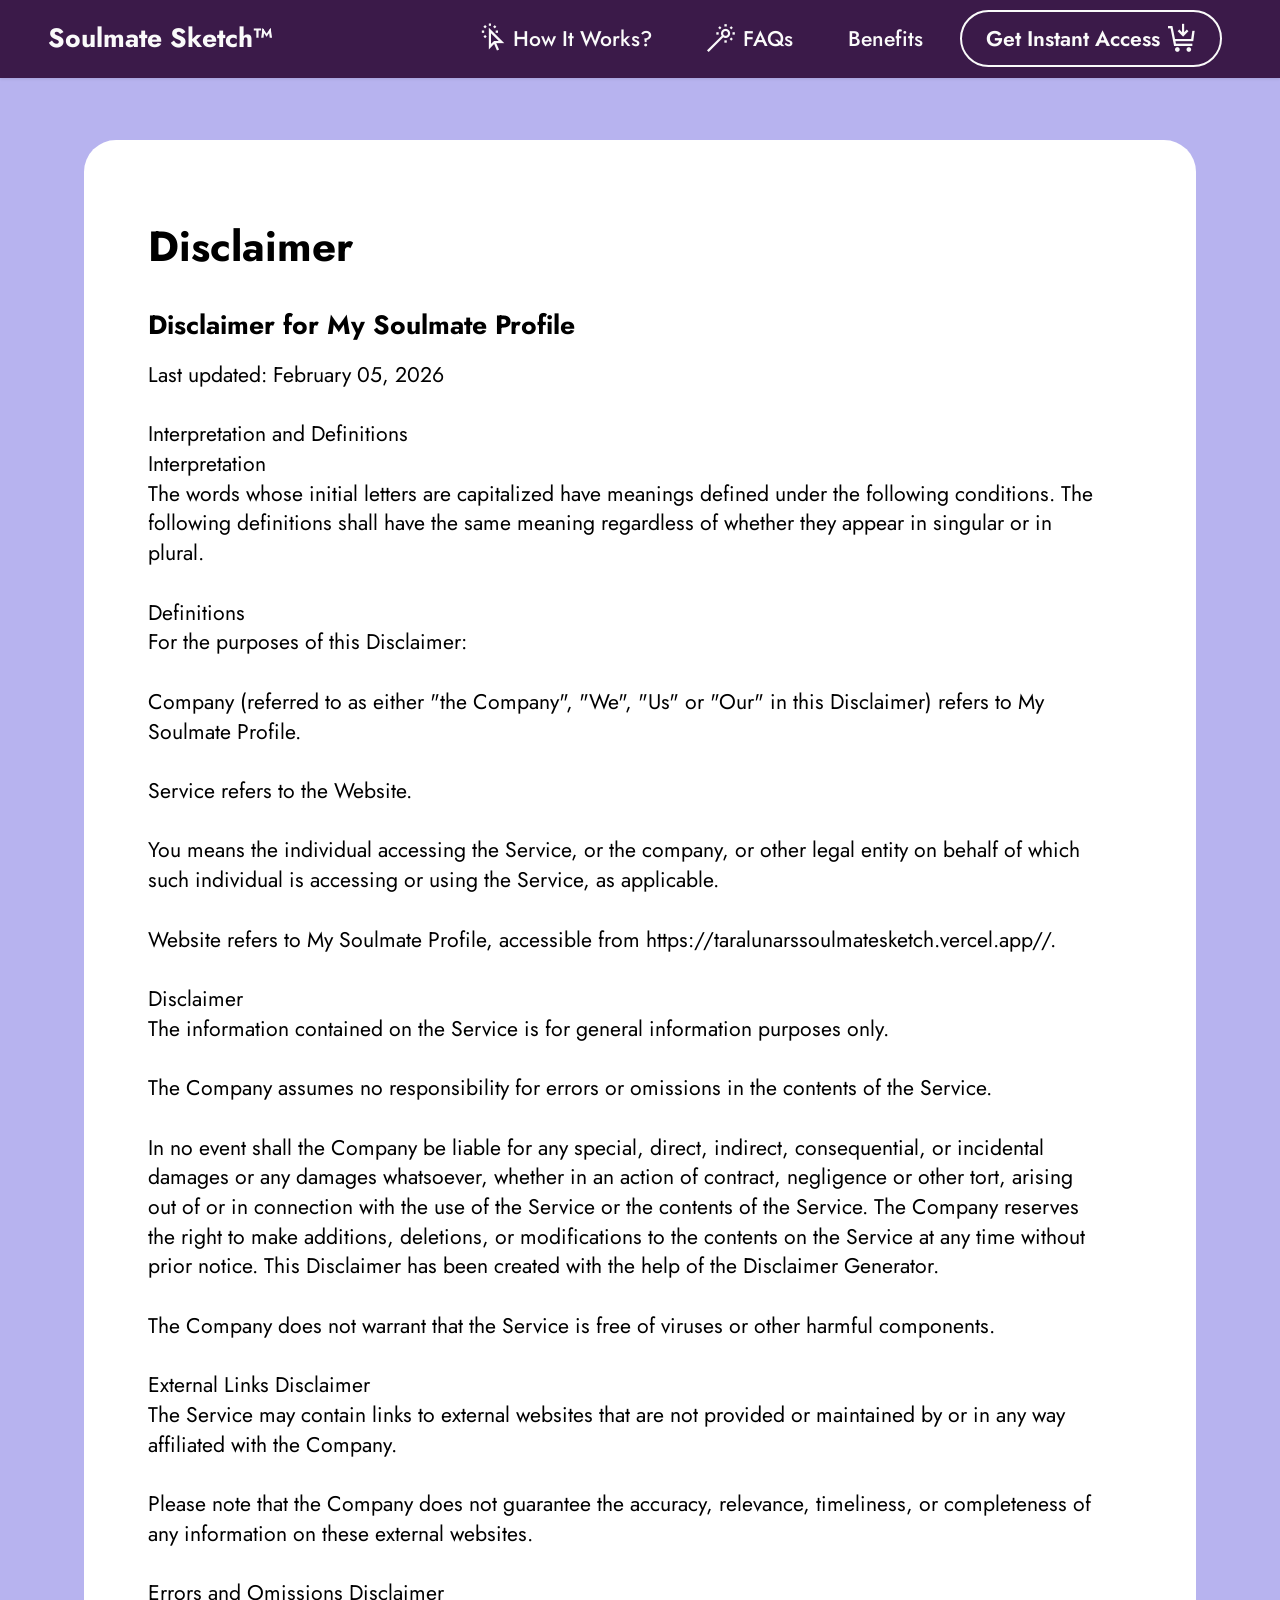
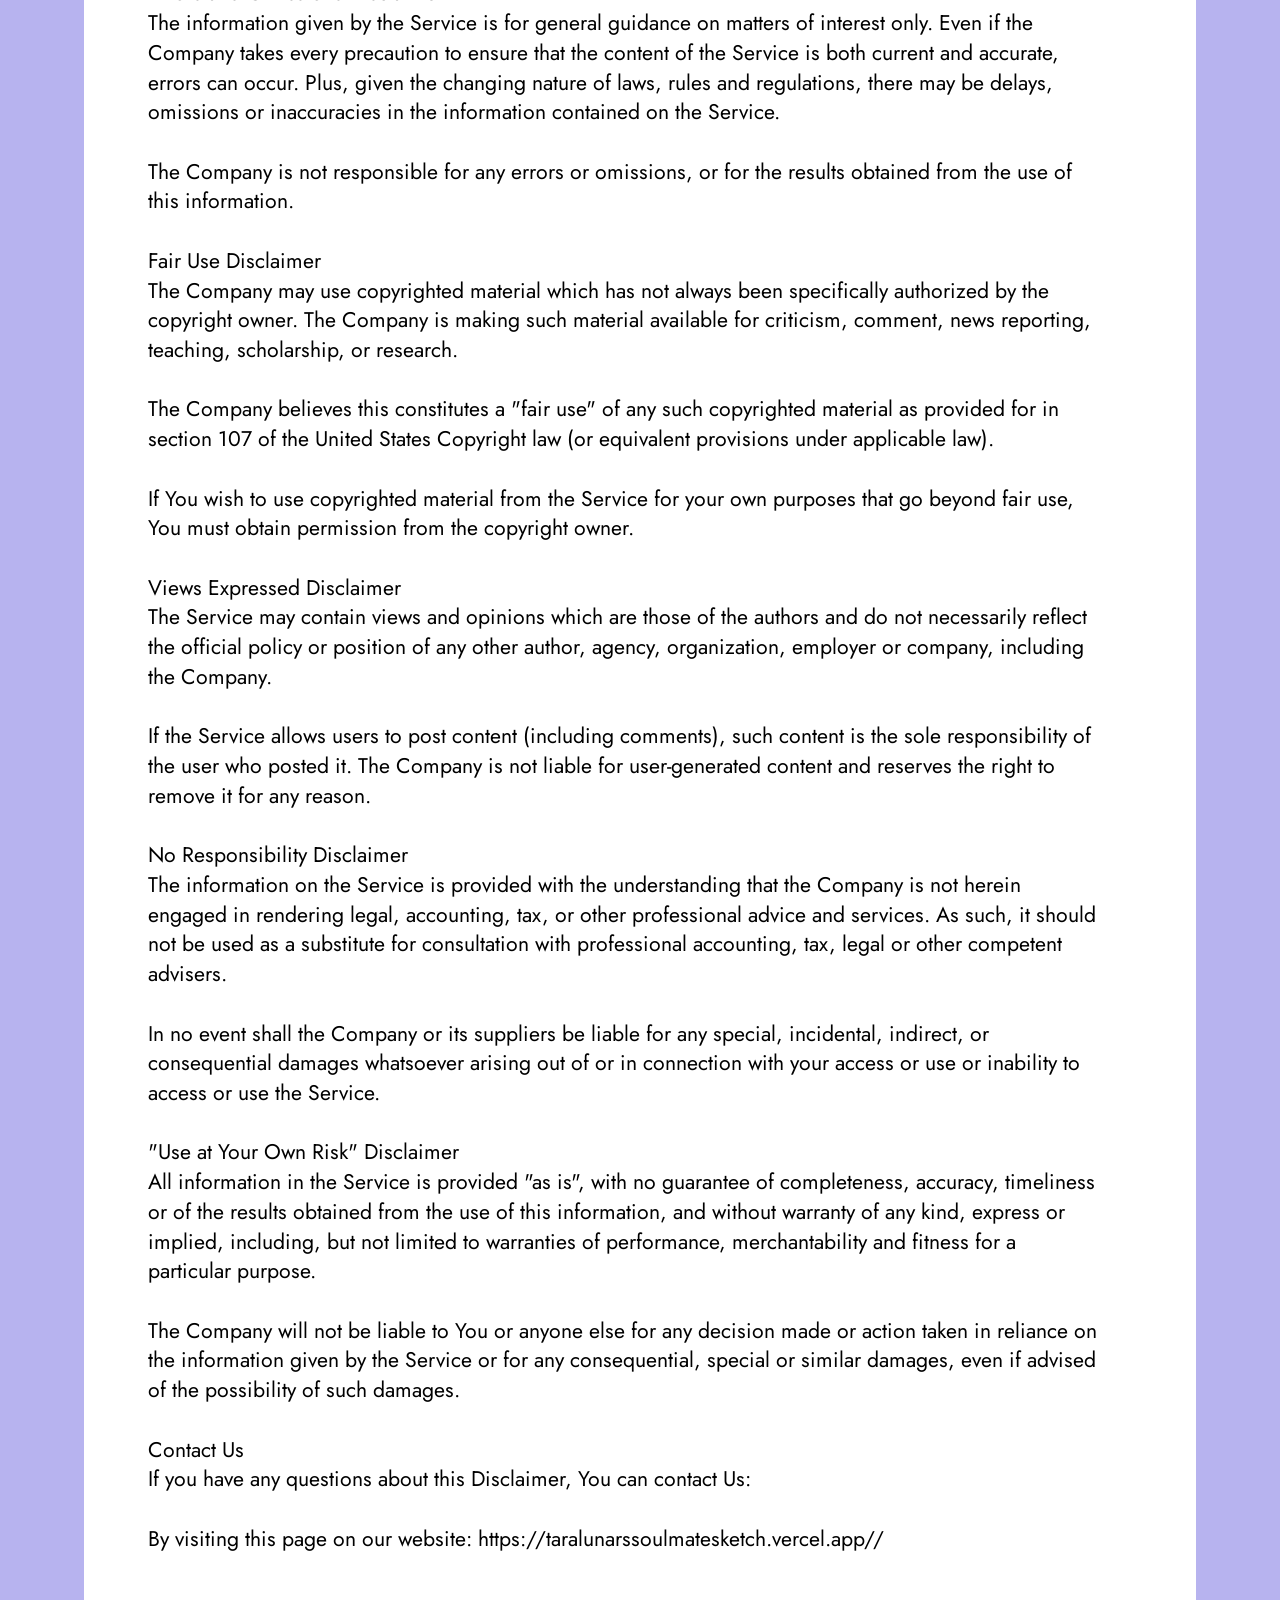
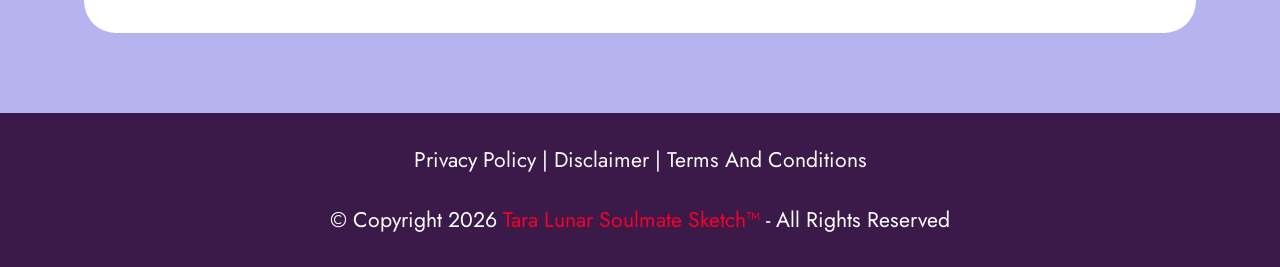
<file: Disclaimer.html>
<!DOCTYPE html>
<html  >
<head>
  <!-- Site made with Mobirise Website Builder v6.0.6, https://mobirise.com -->
  <meta charset="UTF-8">
  <meta http-equiv="X-UA-Compatible" content="IE=edge">
  <meta name="generator" content="Mobirise v6.0.6, mobirise.com">
  <meta name="viewport" content="width=device-width, initial-scale=1, minimum-scale=1">
  <link rel="shortcut icon" href="assets/images/cover.webp" type="image/x-icon">
  <meta name="description" content="Disclaimer For Tara Lunar Soulmate Sketch™">
  
  
  <title>Disclaimer</title>
  <link rel="stylesheet" href="assets/web/assets/mobirise-icons2/mobirise2.css">
  <link rel="stylesheet" href="assets/bootstrap/css/bootstrap.min.css">
  <link rel="stylesheet" href="assets/bootstrap/css/bootstrap-grid.min.css">
  <link rel="stylesheet" href="assets/bootstrap/css/bootstrap-reboot.min.css">
  <link rel="stylesheet" href="assets/animatecss/animate.css">
  <link rel="stylesheet" href="assets/dropdown/css/style.css">
  <link rel="stylesheet" href="assets/socicon/css/styles.css">
  <link rel="stylesheet" href="assets/theme/css/style.css">
  <link rel="preload" href="https://fonts.googleapis.com/css?family=Jost:100,200,300,400,500,600,700,800,900,100i,200i,300i,400i,500i,600i,700i,800i,900i&display=swap" as="style" onload="this.onload=null;this.rel='stylesheet'">
  <noscript><link rel="stylesheet" href="https://fonts.googleapis.com/css?family=Jost:100,200,300,400,500,600,700,800,900,100i,200i,300i,400i,500i,600i,700i,800i,900i&display=swap"></noscript>
  <link rel="preload" as="style" href="assets/mobirise/css/mbr-additional.css?v=QFXWDK"><link rel="stylesheet" href="assets/mobirise/css/mbr-additional.css?v=QFXWDK" type="text/css">

  
  
  
</head>
<body>
  
  <section data-bs-version="5.1" class="menu menu2 cid-v7LS4KNySV" once="menu" id="menu2-3o">
    
    <nav class="navbar navbar-dropdown navbar-fixed-top navbar-expand-lg">
        <div class="container-fluid">
            <div class="navbar-brand">
                
                <span class="navbar-caption-wrap"><a class="navbar-caption text-white text-primary display-7" href="index.html">Soulmate Sketch™<br></a></span>
            </div>
            <button class="navbar-toggler" type="button" data-toggle="collapse" data-bs-toggle="collapse" data-target="#navbarSupportedContent" data-bs-target="#navbarSupportedContent" aria-controls="navbarNavAltMarkup" aria-expanded="false" aria-label="Toggle navigation">
                <div class="hamburger">
                    <span></span>
                    <span></span>
                    <span></span>
                    <span></span>
                </div>
            </button>
            <div class="collapse navbar-collapse" id="navbarSupportedContent">
                <ul class="navbar-nav nav-dropdown" data-app-modern-menu="true"><li class="nav-item"><a class="nav-link link text-white text-primary display-4" href="index.html#article11-2m"><span class="mobi-mbri mobi-mbri-cursor-click mbr-iconfont mbr-iconfont-btn"></span>How It Works?</a></li>
                    <li class="nav-item"><a class="nav-link link text-white text-primary display-4" href="index.html#article11-2i"><span class="mobi-mbri mobi-mbri-magic-stick mbr-iconfont mbr-iconfont-btn"></span>FAQs</a></li>
                    <li class="nav-item"><a class="nav-link link text-white text-primary display-4" href="index.html#article11-4c">Benefits</a>
                    </li></ul>
                
                <div class="navbar-buttons mbr-section-btn"><a class="btn btn-white-outline display-4" href="https://76a99qrbz-exbw4p0fxrt8p18f.hop.clickbank.net/?&tid=vl"><span class="mobi-mbri mobi-mbri-cart-add mbr-iconfont mbr-iconfont-btn"></span>Get Instant Access</a></div>
            </div>
        </div>
    </nav>
</section>

<section data-bs-version="5.1" class="article07 cid-v7LVwxMcLS" id="article07-3v">
  

  
  
  <div class="container">
    <div class="row justify-content-center">
      <div class="card col-md-12 col-lg-11">
        <div class="card-wrapper">
          <h3 class="card-title mbr-fonts-style mbr-white mt-3 mb-4 display-2">
            <strong>Disclaimer</strong>
          </h3>
          <div class="row card-box align-left">
            <div class="item features-without-image col-12">
              <div class="item-wrapper">
                <h4 class="mbr-section-subtitle mbr-fonts-style mb-3 display-7"><strong>Disclaimer for My Soulmate Profile</strong></h4>
                <p class="mbr-text mbr-fonts-style display-4">Last updated: February 05, 2026
<br>
<br>Interpretation and Definitions
<br>Interpretation
<br>The words whose initial letters are capitalized have meanings defined under the following conditions. The following definitions shall have the same meaning regardless of whether they appear in singular or in plural.
<br>
<br>Definitions
<br>For the purposes of this Disclaimer:
<br>
<br>Company (referred to as either "the Company", "We", "Us" or "Our" in this Disclaimer) refers to My Soulmate Profile.
<br>
<br>Service refers to the Website.
<br>
<br>You means the individual accessing the Service, or the company, or other legal entity on behalf of which such individual is accessing or using the Service, as applicable.
<br>
<br>Website refers to My Soulmate Profile, accessible from https://taralunarssoulmatesketch.vercel.app//.
<br>
<br>Disclaimer
<br>The information contained on the Service is for general information purposes only.
<br>
<br>The Company assumes no responsibility for errors or omissions in the contents of the Service.
<br>
<br>In no event shall the Company be liable for any special, direct, indirect, consequential, or incidental damages or any damages whatsoever, whether in an action of contract, negligence or other tort, arising out of or in connection with the use of the Service or the contents of the Service. The Company reserves the right to make additions, deletions, or modifications to the contents on the Service at any time without prior notice. This Disclaimer has been created with the help of the Disclaimer Generator.
<br>
<br>The Company does not warrant that the Service is free of viruses or other harmful components.
<br>
<br>External Links Disclaimer
<br>The Service may contain links to external websites that are not provided or maintained by or in any way affiliated with the Company.
<br>
<br>Please note that the Company does not guarantee the accuracy, relevance, timeliness, or completeness of any information on these external websites.
<br>
<br>Errors and Omissions Disclaimer
<br>The information given by the Service is for general guidance on matters of interest only. Even if the Company takes every precaution to ensure that the content of the Service is both current and accurate, errors can occur. Plus, given the changing nature of laws, rules and regulations, there may be delays, omissions or inaccuracies in the information contained on the Service.
<br>
<br>The Company is not responsible for any errors or omissions, or for the results obtained from the use of this information.
<br>
<br>Fair Use Disclaimer
<br>The Company may use copyrighted material which has not always been specifically authorized by the copyright owner. The Company is making such material available for criticism, comment, news reporting, teaching, scholarship, or research.
<br>
<br>The Company believes this constitutes a "fair use" of any such copyrighted material as provided for in section 107 of the United States Copyright law (or equivalent provisions under applicable law).
<br>
<br>If You wish to use copyrighted material from the Service for your own purposes that go beyond fair use, You must obtain permission from the copyright owner.
<br>
<br>Views Expressed Disclaimer
<br>The Service may contain views and opinions which are those of the authors and do not necessarily reflect the official policy or position of any other author, agency, organization, employer or company, including the Company.
<br>
<br>If the Service allows users to post content (including comments), such content is the sole responsibility of the user who posted it. The Company is not liable for user-generated content and reserves the right to remove it for any reason.
<br>
<br>No Responsibility Disclaimer
<br>The information on the Service is provided with the understanding that the Company is not herein engaged in rendering legal, accounting, tax, or other professional advice and services. As such, it should not be used as a substitute for consultation with professional accounting, tax, legal or other competent advisers.
<br>
<br>In no event shall the Company or its suppliers be liable for any special, incidental, indirect, or consequential damages whatsoever arising out of or in connection with your access or use or inability to access or use the Service.
<br>
<br>"Use at Your Own Risk" Disclaimer
<br>All information in the Service is provided "as is", with no guarantee of completeness, accuracy, timeliness or of the results obtained from the use of this information, and without warranty of any kind, express or implied, including, but not limited to warranties of performance, merchantability and fitness for a particular purpose.
<br>
<br>The Company will not be liable to You or anyone else for any decision made or action taken in reliance on the information given by the Service or for any consequential, special or similar damages, even if advised of the possibility of such damages.
<br>
<br>Contact Us
<br>If you have any questions about this Disclaimer, You can contact Us:
<br>
<br>By visiting this page on our website: https://taralunarssoulmatesketch.vercel.app//</p>
              </div>
            </div>
            
            
            
          </div>
          
        </div>
      </div>
    </div>
  </div>
</section>

<section data-bs-version="5.1" class="footer4 cid-v7LS4LzHiX" once="footers" id="footer04-3q">

    

    

    <div class="container">
        <div class="media-container-row align-center mbr-white">
            <div class="col-12">
                <p class="mbr-text mb-0 mbr-fonts-style display-4"><a href="Privacy-Policy.html" class="text-white text-primary">Privacy Policy</a> | <a href="Disclaimer.html" class="text-white text-primary">Disclaimer</a>&nbsp;| <a href="Terms-And-Conditions.html" class="text-white text-primary">Terms And Conditions</a><br><br>© Copyright 2026 <a href="https://76a99qrbz-exbw4p0fxrt8p18f.hop.clickbank.net/?&tid=vl" class="text-info text-primary">Tara Lunar Soulmate Sketch™</a> - All Rights Reserved
                </p>
            </div>
        </div>
    </div>
</section>
<script src="assets/bootstrap/js/bootstrap.bundle.min.js"></script>  <script src="assets/smoothscroll/smooth-scroll.js"></script>  <script src="assets/ytplayer/index.js"></script>  <script src="assets/dropdown/js/navbar-dropdown.js"></script>  <script src="assets/theme/js/script.js"></script>  
  
  
 <div id="scrollToTop" class="scrollToTop mbr-arrow-up"><a style="text-align: center;"><i class="mbr-arrow-up-icon mbr-arrow-up-icon-cm cm-icon cm-icon-smallarrow-up"></i></a></div>
    <input name="animation" type="hidden">
  </body>
</html>
</file>
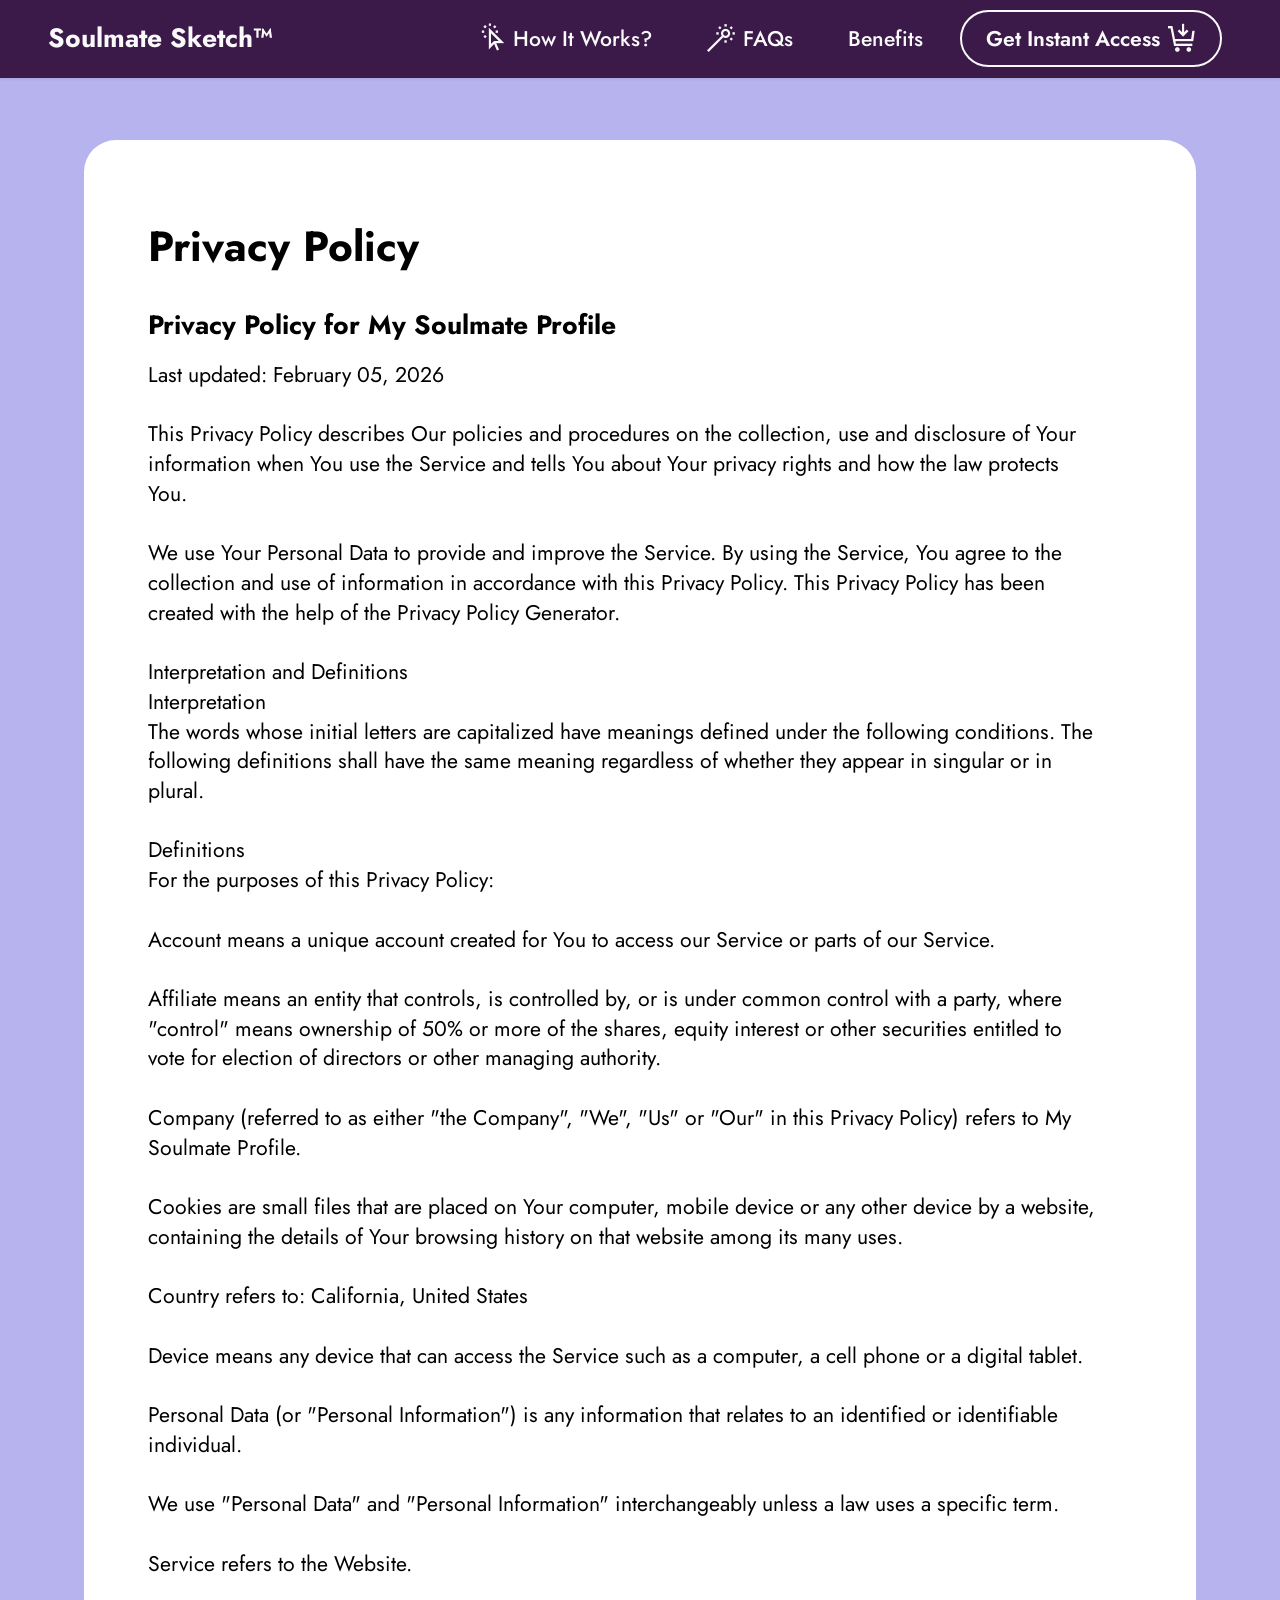
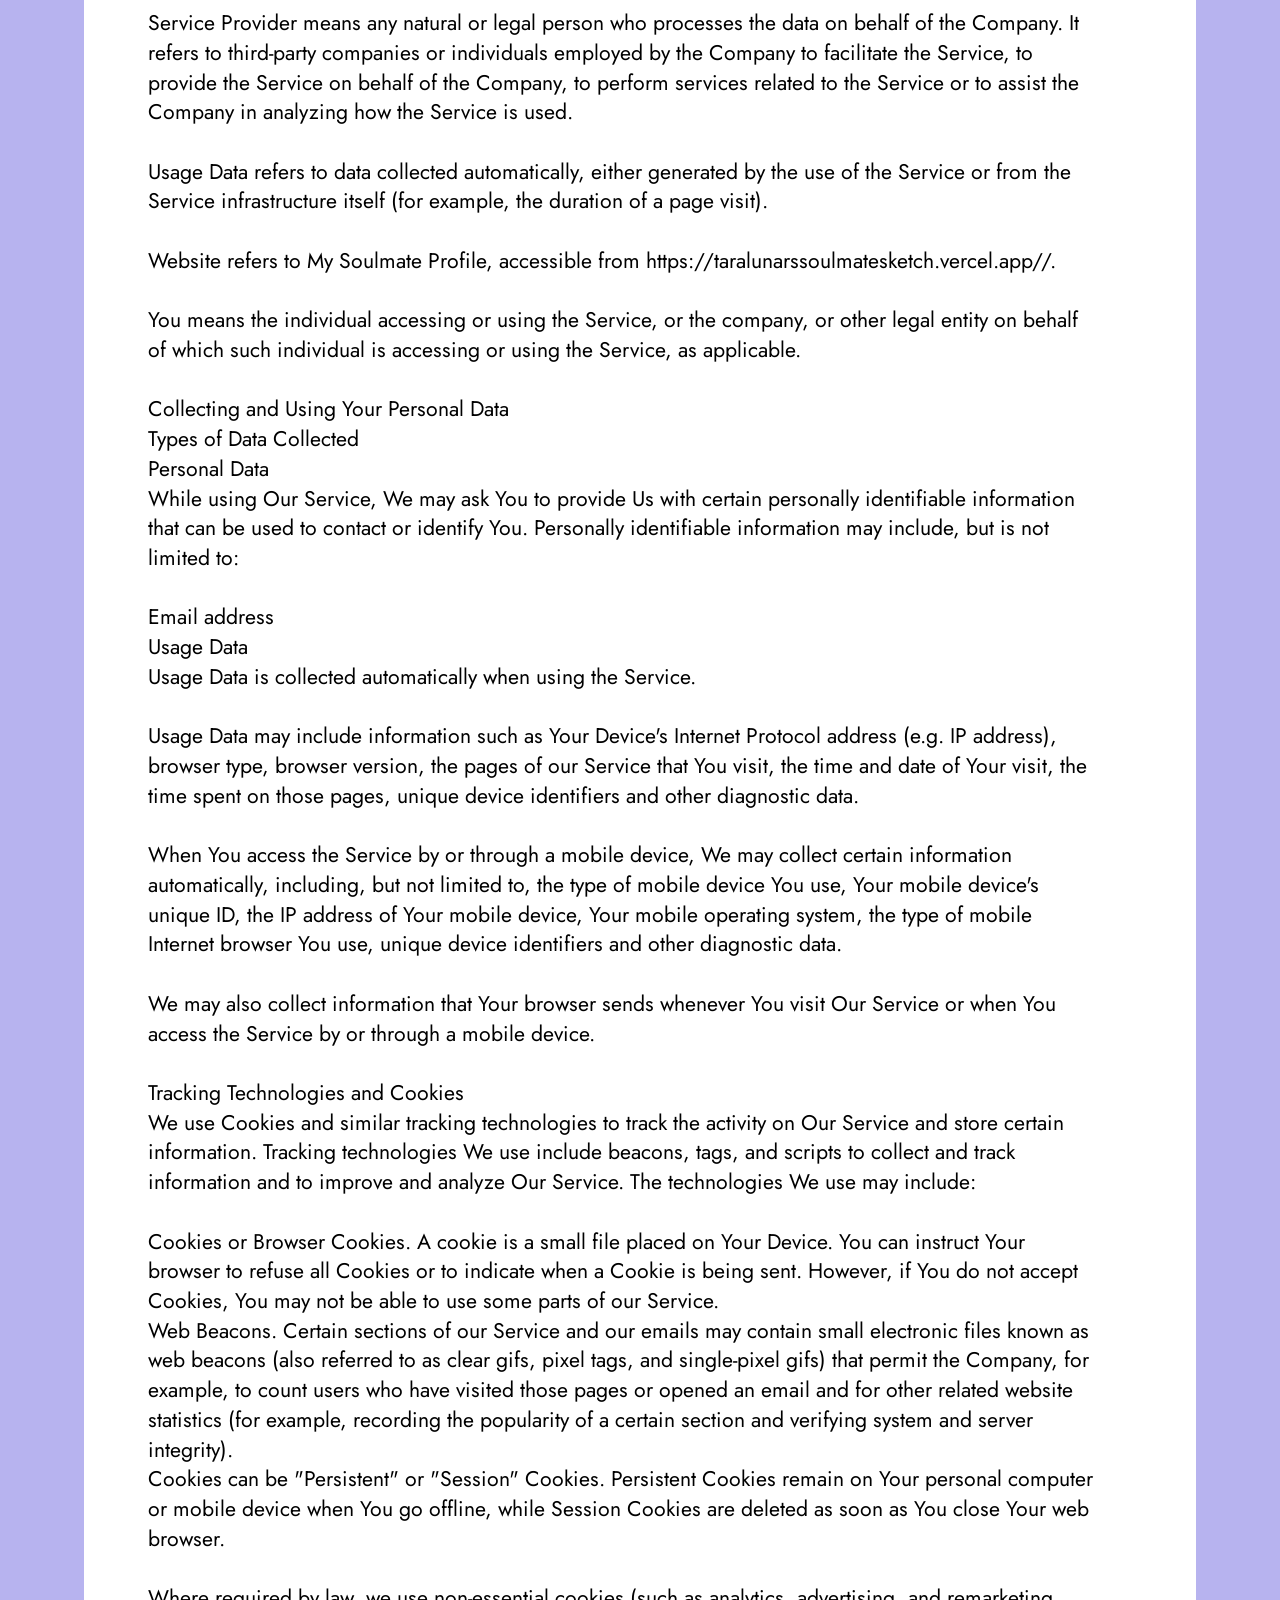
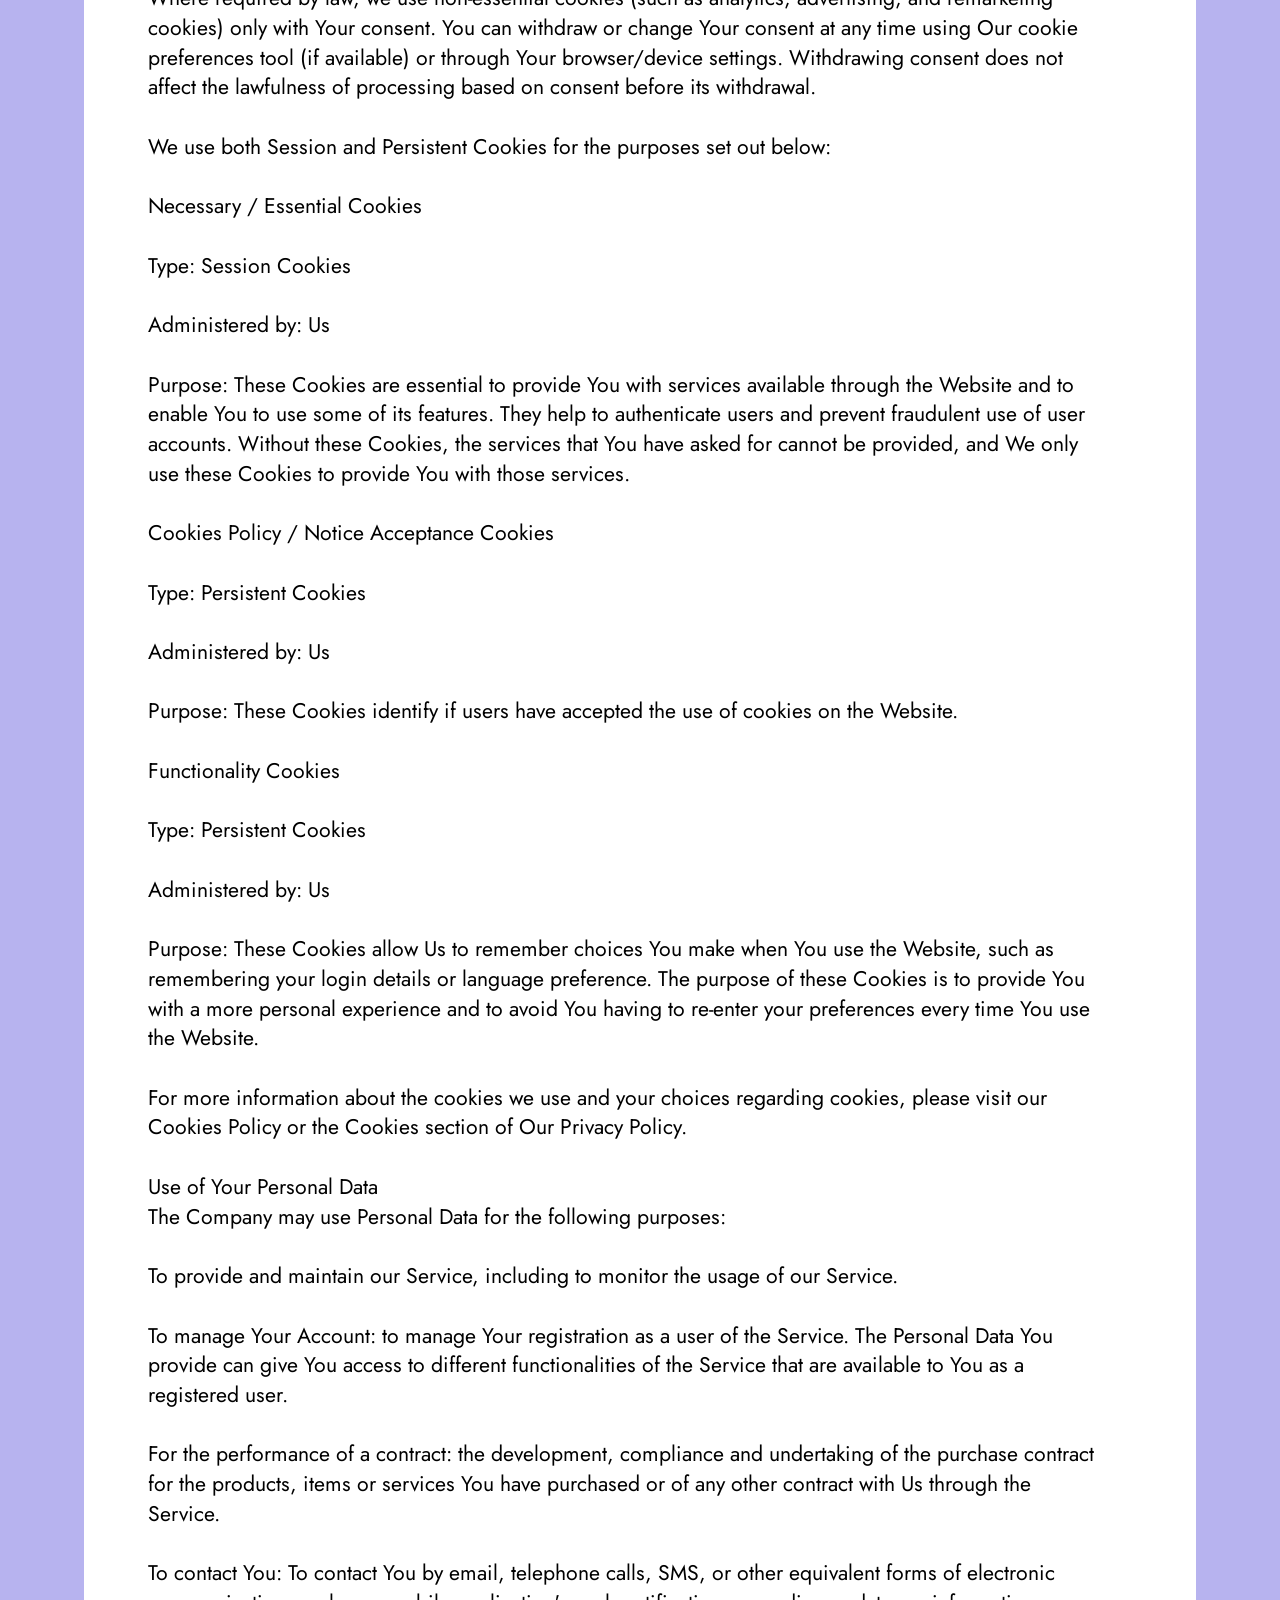
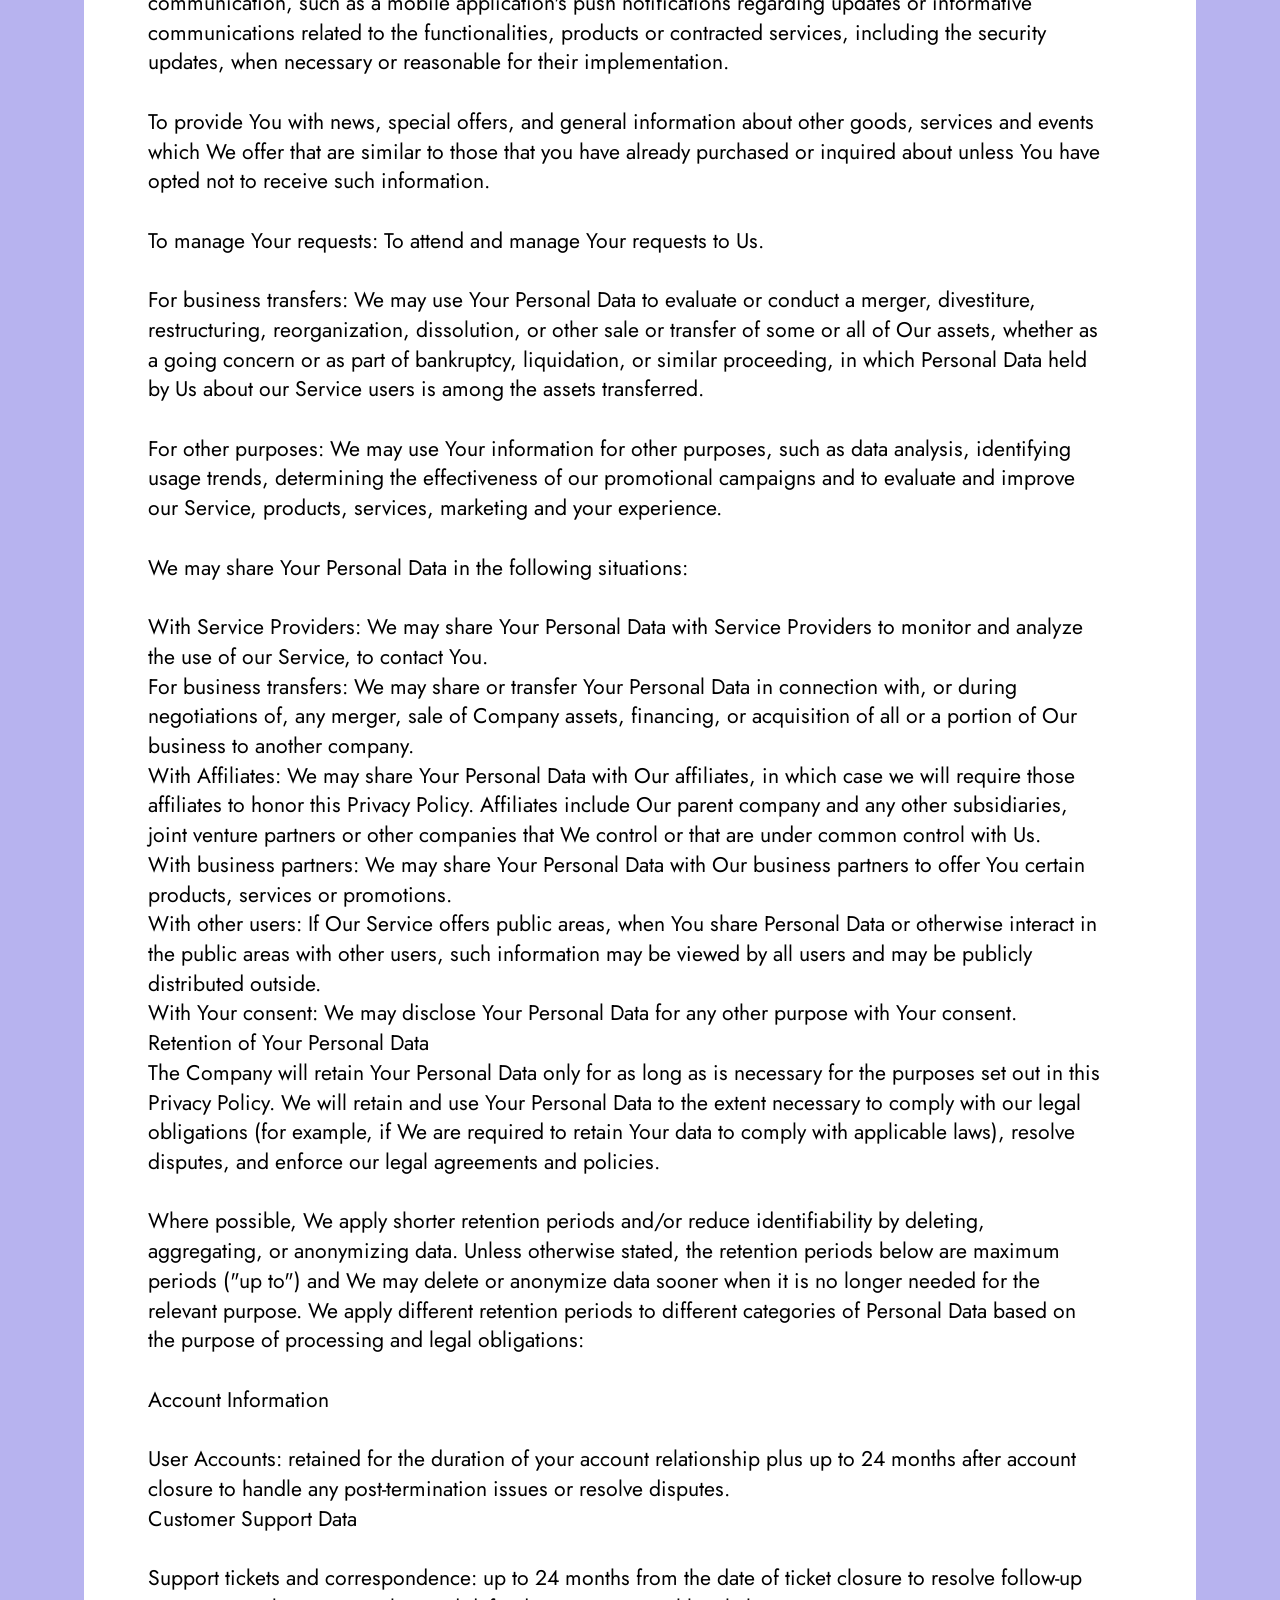
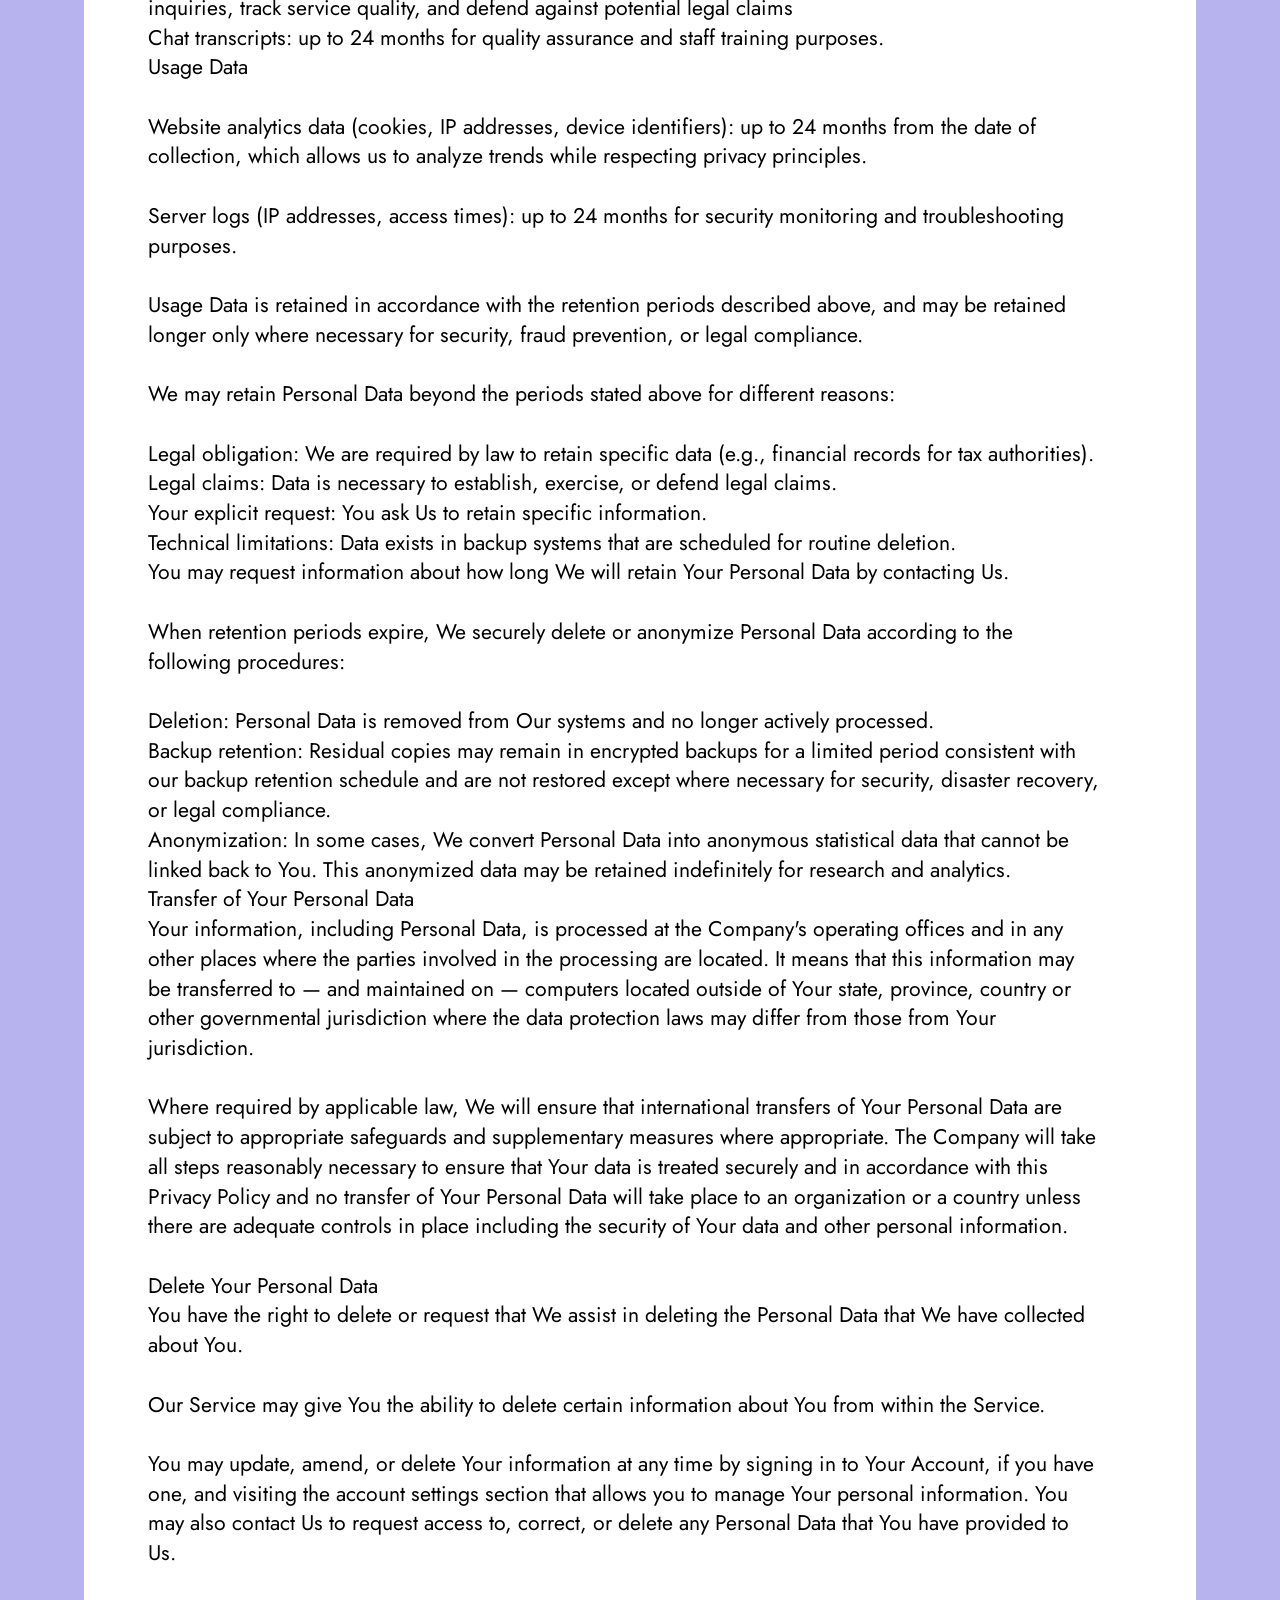
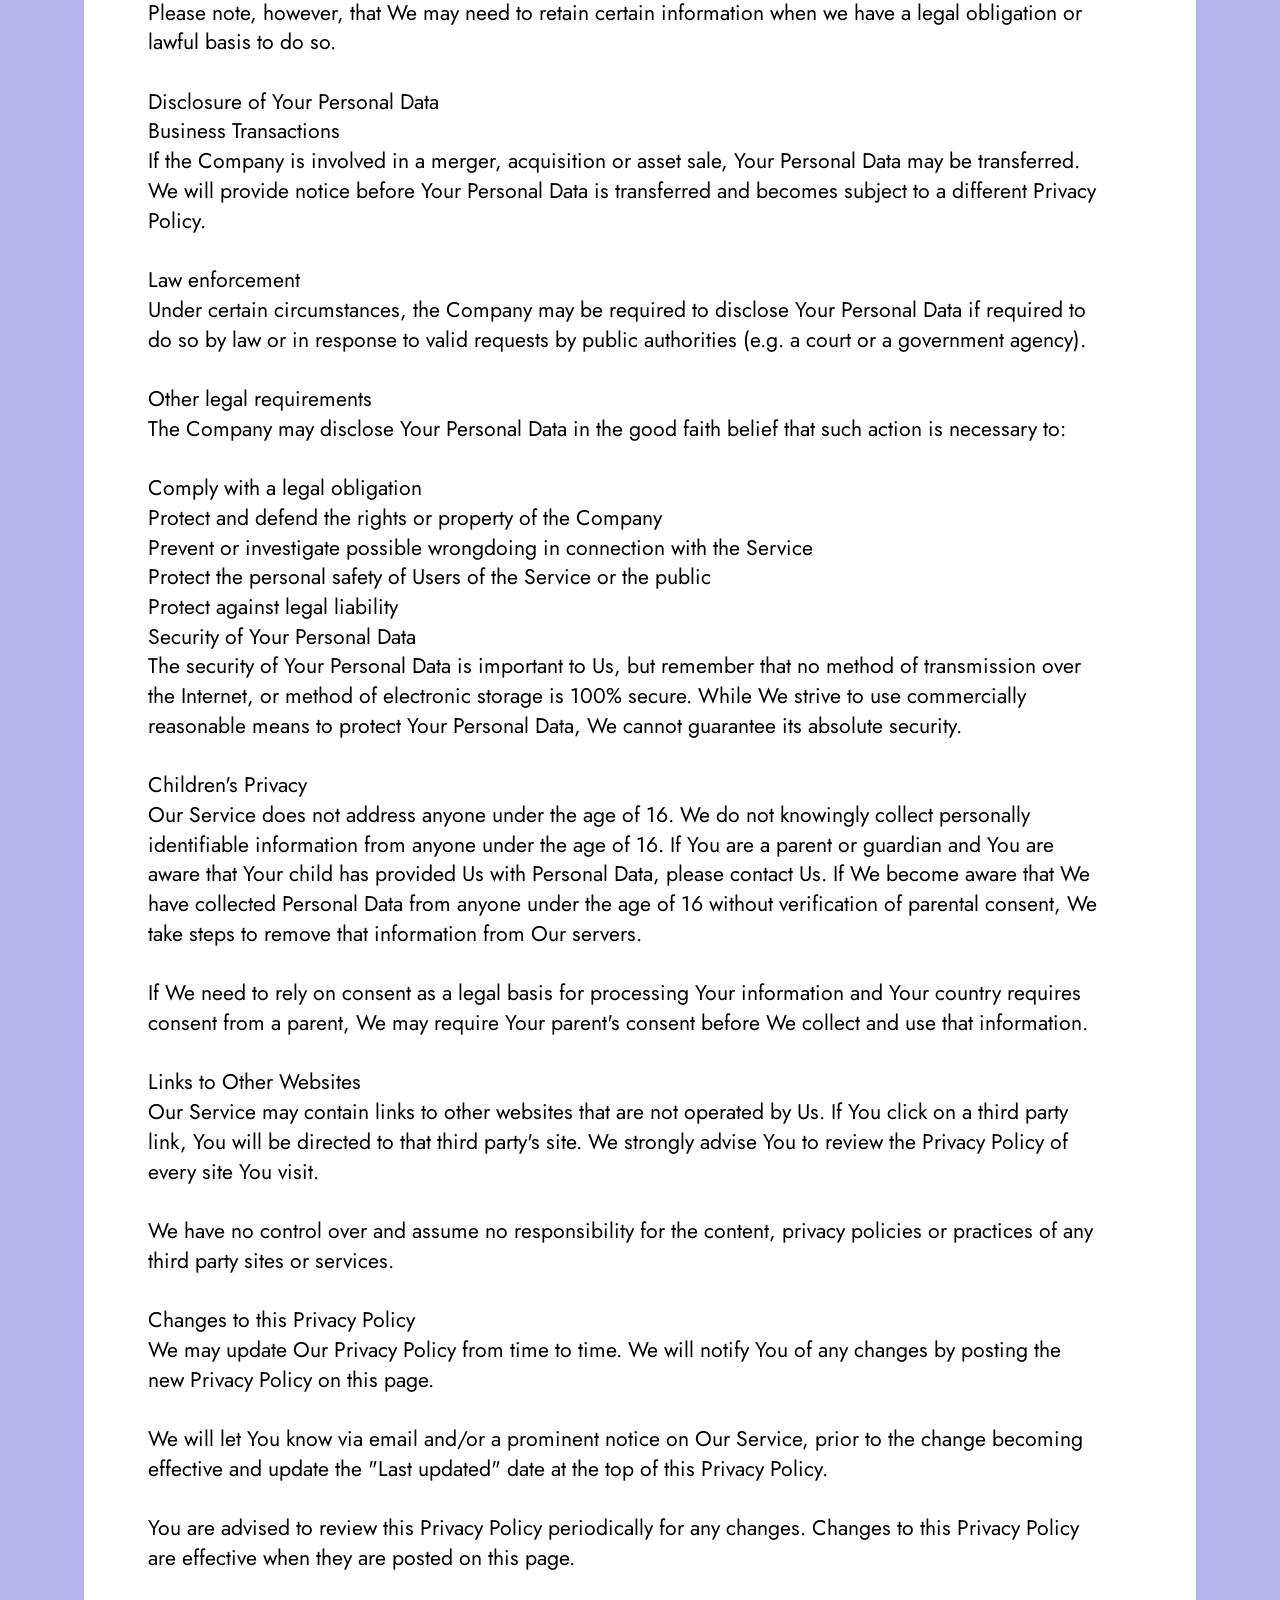
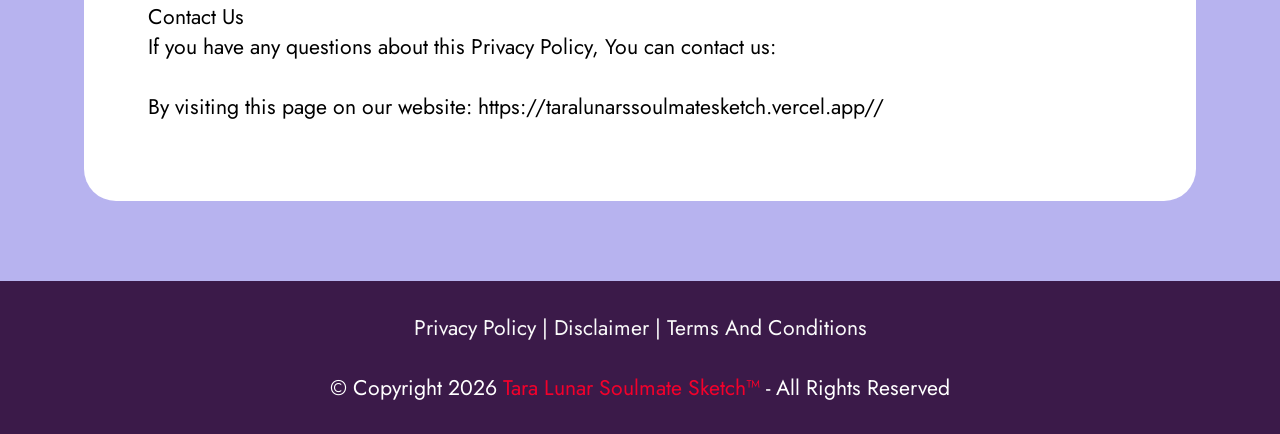
<file: Privacy-Policy.html>
<!DOCTYPE html>
<html  >
<head>
  <!-- Site made with Mobirise Website Builder v6.0.6, https://mobirise.com -->
  <meta charset="UTF-8">
  <meta http-equiv="X-UA-Compatible" content="IE=edge">
  <meta name="generator" content="Mobirise v6.0.6, mobirise.com">
  <meta name="viewport" content="width=device-width, initial-scale=1, minimum-scale=1">
  <link rel="shortcut icon" href="assets/images/cover.webp" type="image/x-icon">
  <meta name="description" content="Privacy Policy For Tara Lunar Soulmate Sketch™">
  
  
  <title>Privacy Policy</title>
  <link rel="stylesheet" href="assets/web/assets/mobirise-icons2/mobirise2.css">
  <link rel="stylesheet" href="assets/bootstrap/css/bootstrap.min.css">
  <link rel="stylesheet" href="assets/bootstrap/css/bootstrap-grid.min.css">
  <link rel="stylesheet" href="assets/bootstrap/css/bootstrap-reboot.min.css">
  <link rel="stylesheet" href="assets/animatecss/animate.css">
  <link rel="stylesheet" href="assets/dropdown/css/style.css">
  <link rel="stylesheet" href="assets/socicon/css/styles.css">
  <link rel="stylesheet" href="assets/theme/css/style.css">
  <link rel="preload" href="https://fonts.googleapis.com/css?family=Jost:100,200,300,400,500,600,700,800,900,100i,200i,300i,400i,500i,600i,700i,800i,900i&display=swap" as="style" onload="this.onload=null;this.rel='stylesheet'">
  <noscript><link rel="stylesheet" href="https://fonts.googleapis.com/css?family=Jost:100,200,300,400,500,600,700,800,900,100i,200i,300i,400i,500i,600i,700i,800i,900i&display=swap"></noscript>
  <link rel="preload" as="style" href="assets/mobirise/css/mbr-additional.css?v=jMwboh"><link rel="stylesheet" href="assets/mobirise/css/mbr-additional.css?v=jMwboh" type="text/css">

  
  
  
</head>
<body>
  
  <section data-bs-version="5.1" class="menu menu2 cid-v7LR9pWg8x" once="menu" id="menu2-2q">
    
    <nav class="navbar navbar-dropdown navbar-fixed-top navbar-expand-lg">
        <div class="container-fluid">
            <div class="navbar-brand">
                
                <span class="navbar-caption-wrap"><a class="navbar-caption text-white text-primary display-7" href="index.html">Soulmate Sketch™<br></a></span>
            </div>
            <button class="navbar-toggler" type="button" data-toggle="collapse" data-bs-toggle="collapse" data-target="#navbarSupportedContent" data-bs-target="#navbarSupportedContent" aria-controls="navbarNavAltMarkup" aria-expanded="false" aria-label="Toggle navigation">
                <div class="hamburger">
                    <span></span>
                    <span></span>
                    <span></span>
                    <span></span>
                </div>
            </button>
            <div class="collapse navbar-collapse" id="navbarSupportedContent">
                <ul class="navbar-nav nav-dropdown" data-app-modern-menu="true"><li class="nav-item"><a class="nav-link link text-white text-primary display-4" href="index.html#article11-2m"><span class="mobi-mbri mobi-mbri-cursor-click mbr-iconfont mbr-iconfont-btn"></span>How It Works?</a></li>
                    <li class="nav-item"><a class="nav-link link text-white text-primary display-4" href="index.html#article11-2i"><span class="mobi-mbri mobi-mbri-magic-stick mbr-iconfont mbr-iconfont-btn"></span>FAQs</a></li>
                    <li class="nav-item"><a class="nav-link link text-white text-primary display-4" href="index.html#article11-4c">Benefits</a>
                    </li></ul>
                
                <div class="navbar-buttons mbr-section-btn"><a class="btn btn-white-outline display-4" href="https://76a99qrbz-exbw4p0fxrt8p18f.hop.clickbank.net/?&tid=vl"><span class="mobi-mbri mobi-mbri-cart-add mbr-iconfont mbr-iconfont-btn"></span>Get Instant Access</a></div>
            </div>
        </div>
    </nav>
</section>

<section data-bs-version="5.1" class="article07 cid-v7LWty5Csa" id="article07-3w">
  

  
  
  <div class="container">
    <div class="row justify-content-center">
      <div class="card col-md-12 col-lg-11">
        <div class="card-wrapper">
          <h3 class="card-title mbr-fonts-style mbr-white mt-3 mb-4 display-2"><strong>Privacy Policy</strong></h3>
          <div class="row card-box align-left">
            <div class="item features-without-image col-12">
              <div class="item-wrapper">
                <h4 class="mbr-section-subtitle mbr-fonts-style mb-3 display-7"><strong>Privacy Policy for My Soulmate Profile</strong></h4>
                <p class="mbr-text mbr-fonts-style display-4">Last updated: February 05, 2026
<br>
<br>This Privacy Policy describes Our policies and procedures on the collection, use and disclosure of Your information when You use the Service and tells You about Your privacy rights and how the law protects You.
<br>
<br>We use Your Personal Data to provide and improve the Service. By using the Service, You agree to the collection and use of information in accordance with this Privacy Policy. This Privacy Policy has been created with the help of the Privacy Policy Generator.
<br>
<br>Interpretation and Definitions
<br>Interpretation
<br>The words whose initial letters are capitalized have meanings defined under the following conditions. The following definitions shall have the same meaning regardless of whether they appear in singular or in plural.
<br>
<br>Definitions
<br>For the purposes of this Privacy Policy:
<br>
<br>Account means a unique account created for You to access our Service or parts of our Service.
<br>
<br>Affiliate means an entity that controls, is controlled by, or is under common control with a party, where "control" means ownership of 50% or more of the shares, equity interest or other securities entitled to vote for election of directors or other managing authority.
<br>
<br>Company (referred to as either "the Company", "We", "Us" or "Our" in this Privacy Policy) refers to My Soulmate Profile.
<br>
<br>Cookies are small files that are placed on Your computer, mobile device or any other device by a website, containing the details of Your browsing history on that website among its many uses.
<br>
<br>Country refers to: California, United States
<br>
<br>Device means any device that can access the Service such as a computer, a cell phone or a digital tablet.
<br>
<br>Personal Data (or "Personal Information") is any information that relates to an identified or identifiable individual.
<br>
<br>We use "Personal Data" and "Personal Information" interchangeably unless a law uses a specific term.
<br>
<br>Service refers to the Website.
<br>
<br>Service Provider means any natural or legal person who processes the data on behalf of the Company. It refers to third-party companies or individuals employed by the Company to facilitate the Service, to provide the Service on behalf of the Company, to perform services related to the Service or to assist the Company in analyzing how the Service is used.
<br>
<br>Usage Data refers to data collected automatically, either generated by the use of the Service or from the Service infrastructure itself (for example, the duration of a page visit).
<br>
<br>Website refers to My Soulmate Profile, accessible from https://taralunarssoulmatesketch.vercel.app//.
<br>
<br>You means the individual accessing or using the Service, or the company, or other legal entity on behalf of which such individual is accessing or using the Service, as applicable.
<br>
<br>Collecting and Using Your Personal Data
<br>Types of Data Collected
<br>Personal Data
<br>While using Our Service, We may ask You to provide Us with certain personally identifiable information that can be used to contact or identify You. Personally identifiable information may include, but is not limited to:
<br>
<br>Email address
<br>Usage Data
<br>Usage Data is collected automatically when using the Service.
<br>
<br>Usage Data may include information such as Your Device's Internet Protocol address (e.g. IP address), browser type, browser version, the pages of our Service that You visit, the time and date of Your visit, the time spent on those pages, unique device identifiers and other diagnostic data.
<br>
<br>When You access the Service by or through a mobile device, We may collect certain information automatically, including, but not limited to, the type of mobile device You use, Your mobile device's unique ID, the IP address of Your mobile device, Your mobile operating system, the type of mobile Internet browser You use, unique device identifiers and other diagnostic data.
<br>
<br>We may also collect information that Your browser sends whenever You visit Our Service or when You access the Service by or through a mobile device.
<br>
<br>Tracking Technologies and Cookies
<br>We use Cookies and similar tracking technologies to track the activity on Our Service and store certain information. Tracking technologies We use include beacons, tags, and scripts to collect and track information and to improve and analyze Our Service. The technologies We use may include:
<br>
<br>Cookies or Browser Cookies. A cookie is a small file placed on Your Device. You can instruct Your browser to refuse all Cookies or to indicate when a Cookie is being sent. However, if You do not accept Cookies, You may not be able to use some parts of our Service.
<br>Web Beacons. Certain sections of our Service and our emails may contain small electronic files known as web beacons (also referred to as clear gifs, pixel tags, and single-pixel gifs) that permit the Company, for example, to count users who have visited those pages or opened an email and for other related website statistics (for example, recording the popularity of a certain section and verifying system and server integrity).
<br>Cookies can be "Persistent" or "Session" Cookies. Persistent Cookies remain on Your personal computer or mobile device when You go offline, while Session Cookies are deleted as soon as You close Your web browser.
<br>
<br>Where required by law, we use non-essential cookies (such as analytics, advertising, and remarketing cookies) only with Your consent. You can withdraw or change Your consent at any time using Our cookie preferences tool (if available) or through Your browser/device settings. Withdrawing consent does not affect the lawfulness of processing based on consent before its withdrawal.
<br>
<br>We use both Session and Persistent Cookies for the purposes set out below:
<br>
<br>Necessary / Essential Cookies
<br>
<br>Type: Session Cookies
<br>
<br>Administered by: Us
<br>
<br>Purpose: These Cookies are essential to provide You with services available through the Website and to enable You to use some of its features. They help to authenticate users and prevent fraudulent use of user accounts. Without these Cookies, the services that You have asked for cannot be provided, and We only use these Cookies to provide You with those services.
<br>
<br>Cookies Policy / Notice Acceptance Cookies
<br>
<br>Type: Persistent Cookies
<br>
<br>Administered by: Us
<br>
<br>Purpose: These Cookies identify if users have accepted the use of cookies on the Website.
<br>
<br>Functionality Cookies
<br>
<br>Type: Persistent Cookies
<br>
<br>Administered by: Us
<br>
<br>Purpose: These Cookies allow Us to remember choices You make when You use the Website, such as remembering your login details or language preference. The purpose of these Cookies is to provide You with a more personal experience and to avoid You having to re-enter your preferences every time You use the Website.
<br>
<br>For more information about the cookies we use and your choices regarding cookies, please visit our Cookies Policy or the Cookies section of Our Privacy Policy.
<br>
<br>Use of Your Personal Data
<br>The Company may use Personal Data for the following purposes:
<br>
<br>To provide and maintain our Service, including to monitor the usage of our Service.
<br>
<br>To manage Your Account: to manage Your registration as a user of the Service. The Personal Data You provide can give You access to different functionalities of the Service that are available to You as a registered user.
<br>
<br>For the performance of a contract: the development, compliance and undertaking of the purchase contract for the products, items or services You have purchased or of any other contract with Us through the Service.
<br>
<br>To contact You: To contact You by email, telephone calls, SMS, or other equivalent forms of electronic communication, such as a mobile application's push notifications regarding updates or informative communications related to the functionalities, products or contracted services, including the security updates, when necessary or reasonable for their implementation.
<br>
<br>To provide You with news, special offers, and general information about other goods, services and events which We offer that are similar to those that you have already purchased or inquired about unless You have opted not to receive such information.
<br>
<br>To manage Your requests: To attend and manage Your requests to Us.
<br>
<br>For business transfers: We may use Your Personal Data to evaluate or conduct a merger, divestiture, restructuring, reorganization, dissolution, or other sale or transfer of some or all of Our assets, whether as a going concern or as part of bankruptcy, liquidation, or similar proceeding, in which Personal Data held by Us about our Service users is among the assets transferred.
<br>
<br>For other purposes: We may use Your information for other purposes, such as data analysis, identifying usage trends, determining the effectiveness of our promotional campaigns and to evaluate and improve our Service, products, services, marketing and your experience.
<br>
<br>We may share Your Personal Data in the following situations:
<br>
<br>With Service Providers: We may share Your Personal Data with Service Providers to monitor and analyze the use of our Service, to contact You.
<br>For business transfers: We may share or transfer Your Personal Data in connection with, or during negotiations of, any merger, sale of Company assets, financing, or acquisition of all or a portion of Our business to another company.
<br>With Affiliates: We may share Your Personal Data with Our affiliates, in which case we will require those affiliates to honor this Privacy Policy. Affiliates include Our parent company and any other subsidiaries, joint venture partners or other companies that We control or that are under common control with Us.
<br>With business partners: We may share Your Personal Data with Our business partners to offer You certain products, services or promotions.
<br>With other users: If Our Service offers public areas, when You share Personal Data or otherwise interact in the public areas with other users, such information may be viewed by all users and may be publicly distributed outside.
<br>With Your consent: We may disclose Your Personal Data for any other purpose with Your consent.
<br>Retention of Your Personal Data
<br>The Company will retain Your Personal Data only for as long as is necessary for the purposes set out in this Privacy Policy. We will retain and use Your Personal Data to the extent necessary to comply with our legal obligations (for example, if We are required to retain Your data to comply with applicable laws), resolve disputes, and enforce our legal agreements and policies.
<br>
<br>Where possible, We apply shorter retention periods and/or reduce identifiability by deleting, aggregating, or anonymizing data. Unless otherwise stated, the retention periods below are maximum periods ("up to") and We may delete or anonymize data sooner when it is no longer needed for the relevant purpose. We apply different retention periods to different categories of Personal Data based on the purpose of processing and legal obligations:
<br>
<br>Account Information
<br>
<br>User Accounts: retained for the duration of your account relationship plus up to 24 months after account closure to handle any post-termination issues or resolve disputes.
<br>Customer Support Data
<br>
<br>Support tickets and correspondence: up to 24 months from the date of ticket closure to resolve follow-up inquiries, track service quality, and defend against potential legal claims
<br>Chat transcripts: up to 24 months for quality assurance and staff training purposes.
<br>Usage Data
<br>
<br>Website analytics data (cookies, IP addresses, device identifiers): up to 24 months from the date of collection, which allows us to analyze trends while respecting privacy principles.
<br>
<br>Server logs (IP addresses, access times): up to 24 months for security monitoring and troubleshooting purposes.
<br>
<br>Usage Data is retained in accordance with the retention periods described above, and may be retained longer only where necessary for security, fraud prevention, or legal compliance.
<br>
<br>We may retain Personal Data beyond the periods stated above for different reasons:
<br>
<br>Legal obligation: We are required by law to retain specific data (e.g., financial records for tax authorities).
<br>Legal claims: Data is necessary to establish, exercise, or defend legal claims.
<br>Your explicit request: You ask Us to retain specific information.
<br>Technical limitations: Data exists in backup systems that are scheduled for routine deletion.
<br>You may request information about how long We will retain Your Personal Data by contacting Us.
<br>
<br>When retention periods expire, We securely delete or anonymize Personal Data according to the following procedures:
<br>
<br>Deletion: Personal Data is removed from Our systems and no longer actively processed.
<br>Backup retention: Residual copies may remain in encrypted backups for a limited period consistent with our backup retention schedule and are not restored except where necessary for security, disaster recovery, or legal compliance.
<br>Anonymization: In some cases, We convert Personal Data into anonymous statistical data that cannot be linked back to You. This anonymized data may be retained indefinitely for research and analytics.
<br>Transfer of Your Personal Data
<br>Your information, including Personal Data, is processed at the Company's operating offices and in any other places where the parties involved in the processing are located. It means that this information may be transferred to — and maintained on — computers located outside of Your state, province, country or other governmental jurisdiction where the data protection laws may differ from those from Your jurisdiction.
<br>
<br>Where required by applicable law, We will ensure that international transfers of Your Personal Data are subject to appropriate safeguards and supplementary measures where appropriate. The Company will take all steps reasonably necessary to ensure that Your data is treated securely and in accordance with this Privacy Policy and no transfer of Your Personal Data will take place to an organization or a country unless there are adequate controls in place including the security of Your data and other personal information.
<br>
<br>Delete Your Personal Data
<br>You have the right to delete or request that We assist in deleting the Personal Data that We have collected about You.
<br>
<br>Our Service may give You the ability to delete certain information about You from within the Service.
<br>
<br>You may update, amend, or delete Your information at any time by signing in to Your Account, if you have one, and visiting the account settings section that allows you to manage Your personal information. You may also contact Us to request access to, correct, or delete any Personal Data that You have provided to Us.
<br>
<br>Please note, however, that We may need to retain certain information when we have a legal obligation or lawful basis to do so.
<br>
<br>Disclosure of Your Personal Data
<br>Business Transactions
<br>If the Company is involved in a merger, acquisition or asset sale, Your Personal Data may be transferred. We will provide notice before Your Personal Data is transferred and becomes subject to a different Privacy Policy.
<br>
<br>Law enforcement
<br>Under certain circumstances, the Company may be required to disclose Your Personal Data if required to do so by law or in response to valid requests by public authorities (e.g. a court or a government agency).
<br>
<br>Other legal requirements
<br>The Company may disclose Your Personal Data in the good faith belief that such action is necessary to:
<br>
<br>Comply with a legal obligation
<br>Protect and defend the rights or property of the Company
<br>Prevent or investigate possible wrongdoing in connection with the Service
<br>Protect the personal safety of Users of the Service or the public
<br>Protect against legal liability
<br>Security of Your Personal Data
<br>The security of Your Personal Data is important to Us, but remember that no method of transmission over the Internet, or method of electronic storage is 100% secure. While We strive to use commercially reasonable means to protect Your Personal Data, We cannot guarantee its absolute security.
<br>
<br>Children's Privacy
<br>Our Service does not address anyone under the age of 16. We do not knowingly collect personally identifiable information from anyone under the age of 16. If You are a parent or guardian and You are aware that Your child has provided Us with Personal Data, please contact Us. If We become aware that We have collected Personal Data from anyone under the age of 16 without verification of parental consent, We take steps to remove that information from Our servers.
<br>
<br>If We need to rely on consent as a legal basis for processing Your information and Your country requires consent from a parent, We may require Your parent's consent before We collect and use that information.
<br>
<br>Links to Other Websites
<br>Our Service may contain links to other websites that are not operated by Us. If You click on a third party link, You will be directed to that third party's site. We strongly advise You to review the Privacy Policy of every site You visit.
<br>
<br>We have no control over and assume no responsibility for the content, privacy policies or practices of any third party sites or services.
<br>
<br>Changes to this Privacy Policy
<br>We may update Our Privacy Policy from time to time. We will notify You of any changes by posting the new Privacy Policy on this page.
<br>
<br>We will let You know via email and/or a prominent notice on Our Service, prior to the change becoming effective and update the "Last updated" date at the top of this Privacy Policy.
<br>
<br>You are advised to review this Privacy Policy periodically for any changes. Changes to this Privacy Policy are effective when they are posted on this page.
<br>
<br>Contact Us
<br>If you have any questions about this Privacy Policy, You can contact us:
<br>
<br>By visiting this page on our website: https://taralunarssoulmatesketch.vercel.app//<br></p>
              </div>
            </div>
            
            
            
          </div>
          
        </div>
      </div>
    </div>
  </div>
</section>

<section data-bs-version="5.1" class="footer4 cid-v7LR9CE8Vg" once="footers" id="footer04-3n">

    

    

    <div class="container">
        <div class="media-container-row align-center mbr-white">
            <div class="col-12">
                <p class="mbr-text mb-0 mbr-fonts-style display-4"><a href="Privacy-Policy.html" class="text-white text-primary">Privacy Policy</a> | <a href="Disclaimer.html" class="text-white text-primary">Disclaimer</a>&nbsp;| <a href="Terms-And-Conditions.html" class="text-white text-primary">Terms And Conditions</a><br><br>© Copyright 2026 <a href="https://76a99qrbz-exbw4p0fxrt8p18f.hop.clickbank.net/?&tid=vl" class="text-info text-primary">Tara Lunar Soulmate Sketch™</a> - All Rights Reserved
                </p>
            </div>
        </div>
    </div>
</section>
<script src="assets/bootstrap/js/bootstrap.bundle.min.js"></script>  <script src="assets/smoothscroll/smooth-scroll.js"></script>  <script src="assets/ytplayer/index.js"></script>  <script src="assets/dropdown/js/navbar-dropdown.js"></script>  <script src="assets/theme/js/script.js"></script>  
  
  
 <div id="scrollToTop" class="scrollToTop mbr-arrow-up"><a style="text-align: center;"><i class="mbr-arrow-up-icon mbr-arrow-up-icon-cm cm-icon cm-icon-smallarrow-up"></i></a></div>
    <input name="animation" type="hidden">
  </body>
</html>
</file>
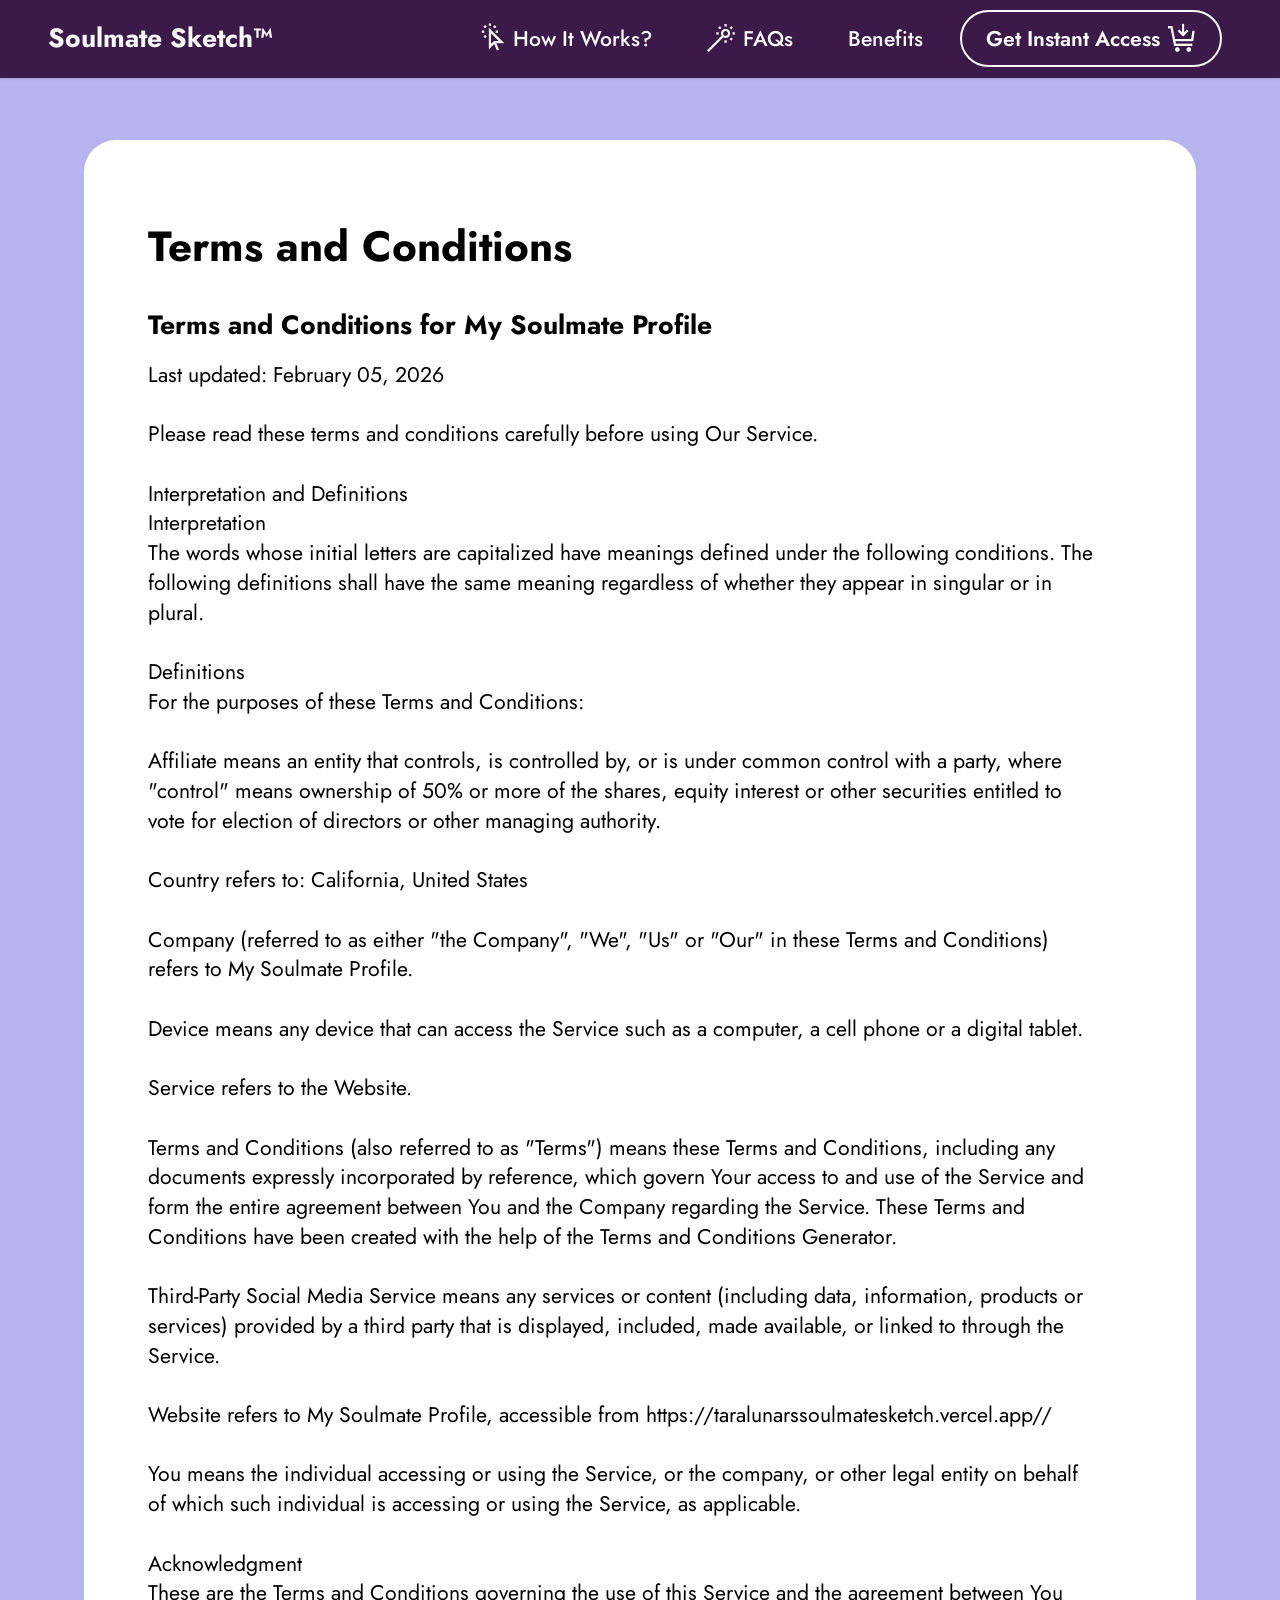
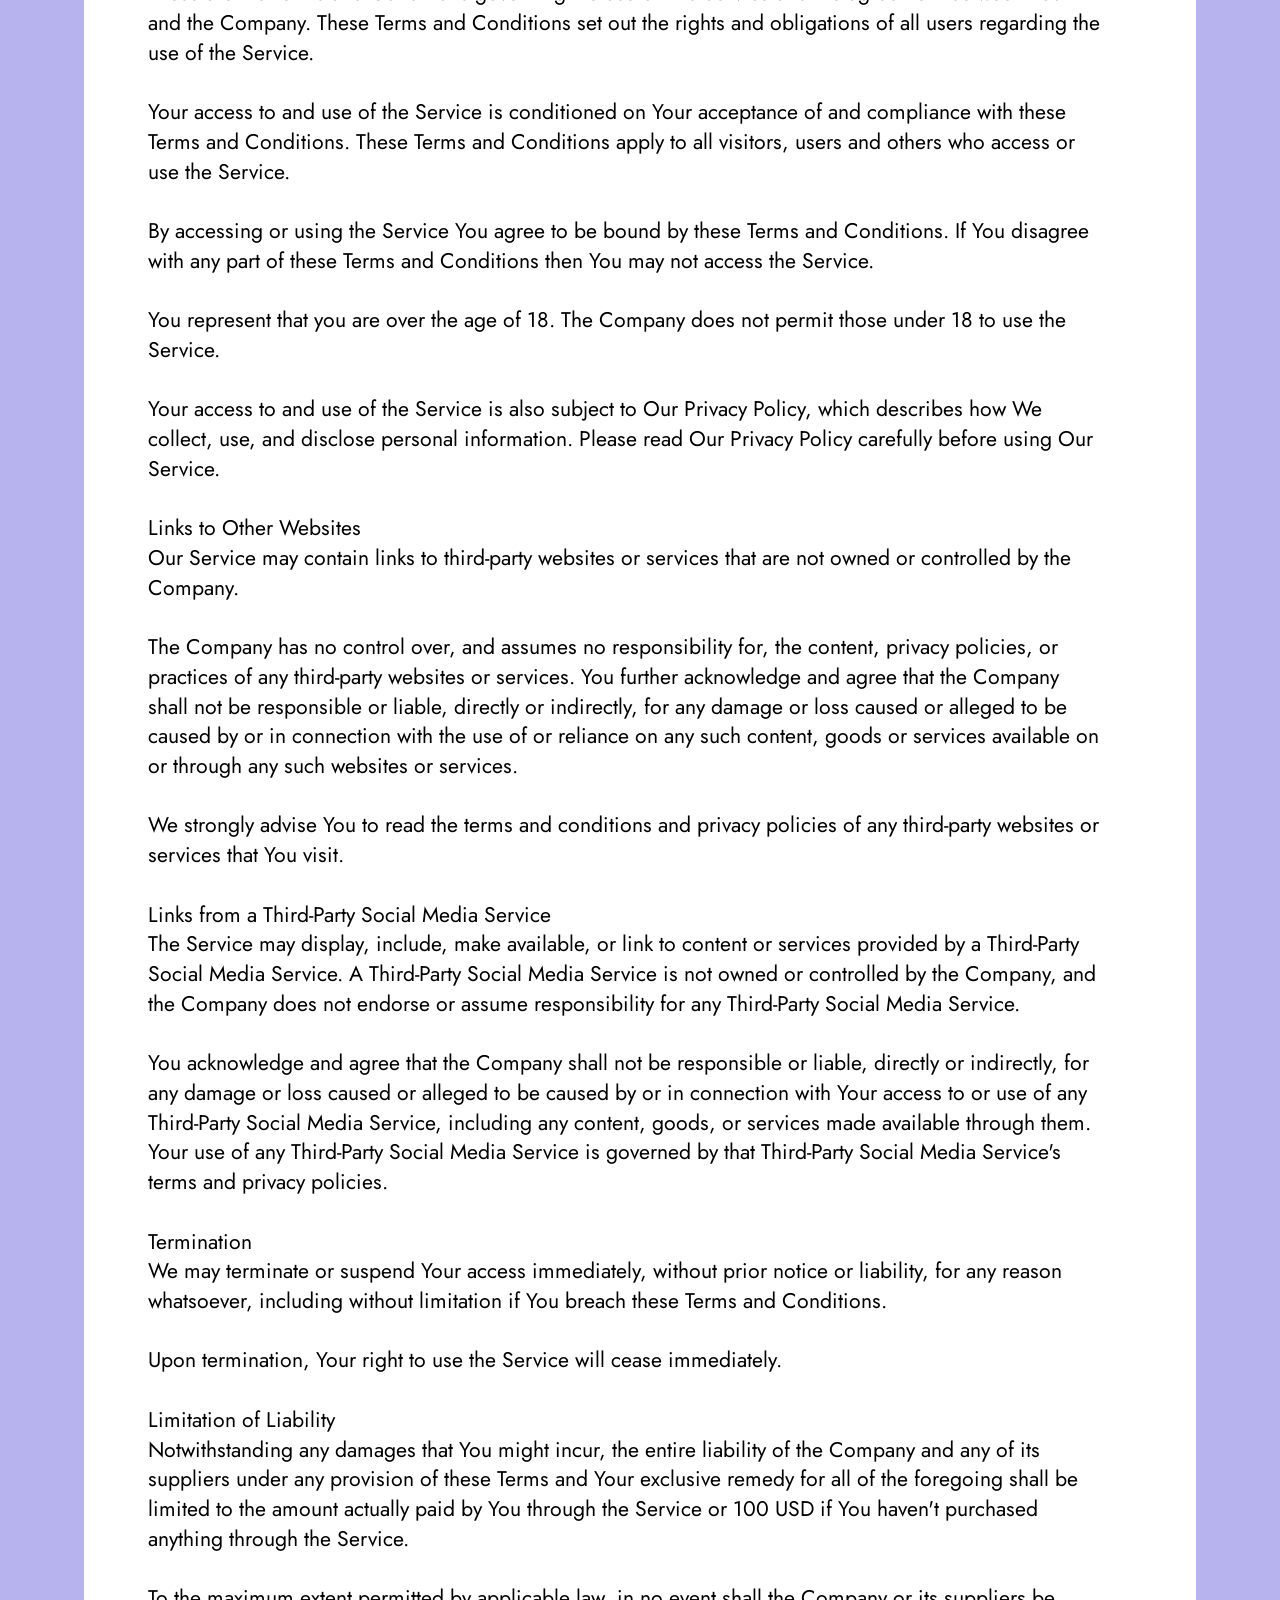
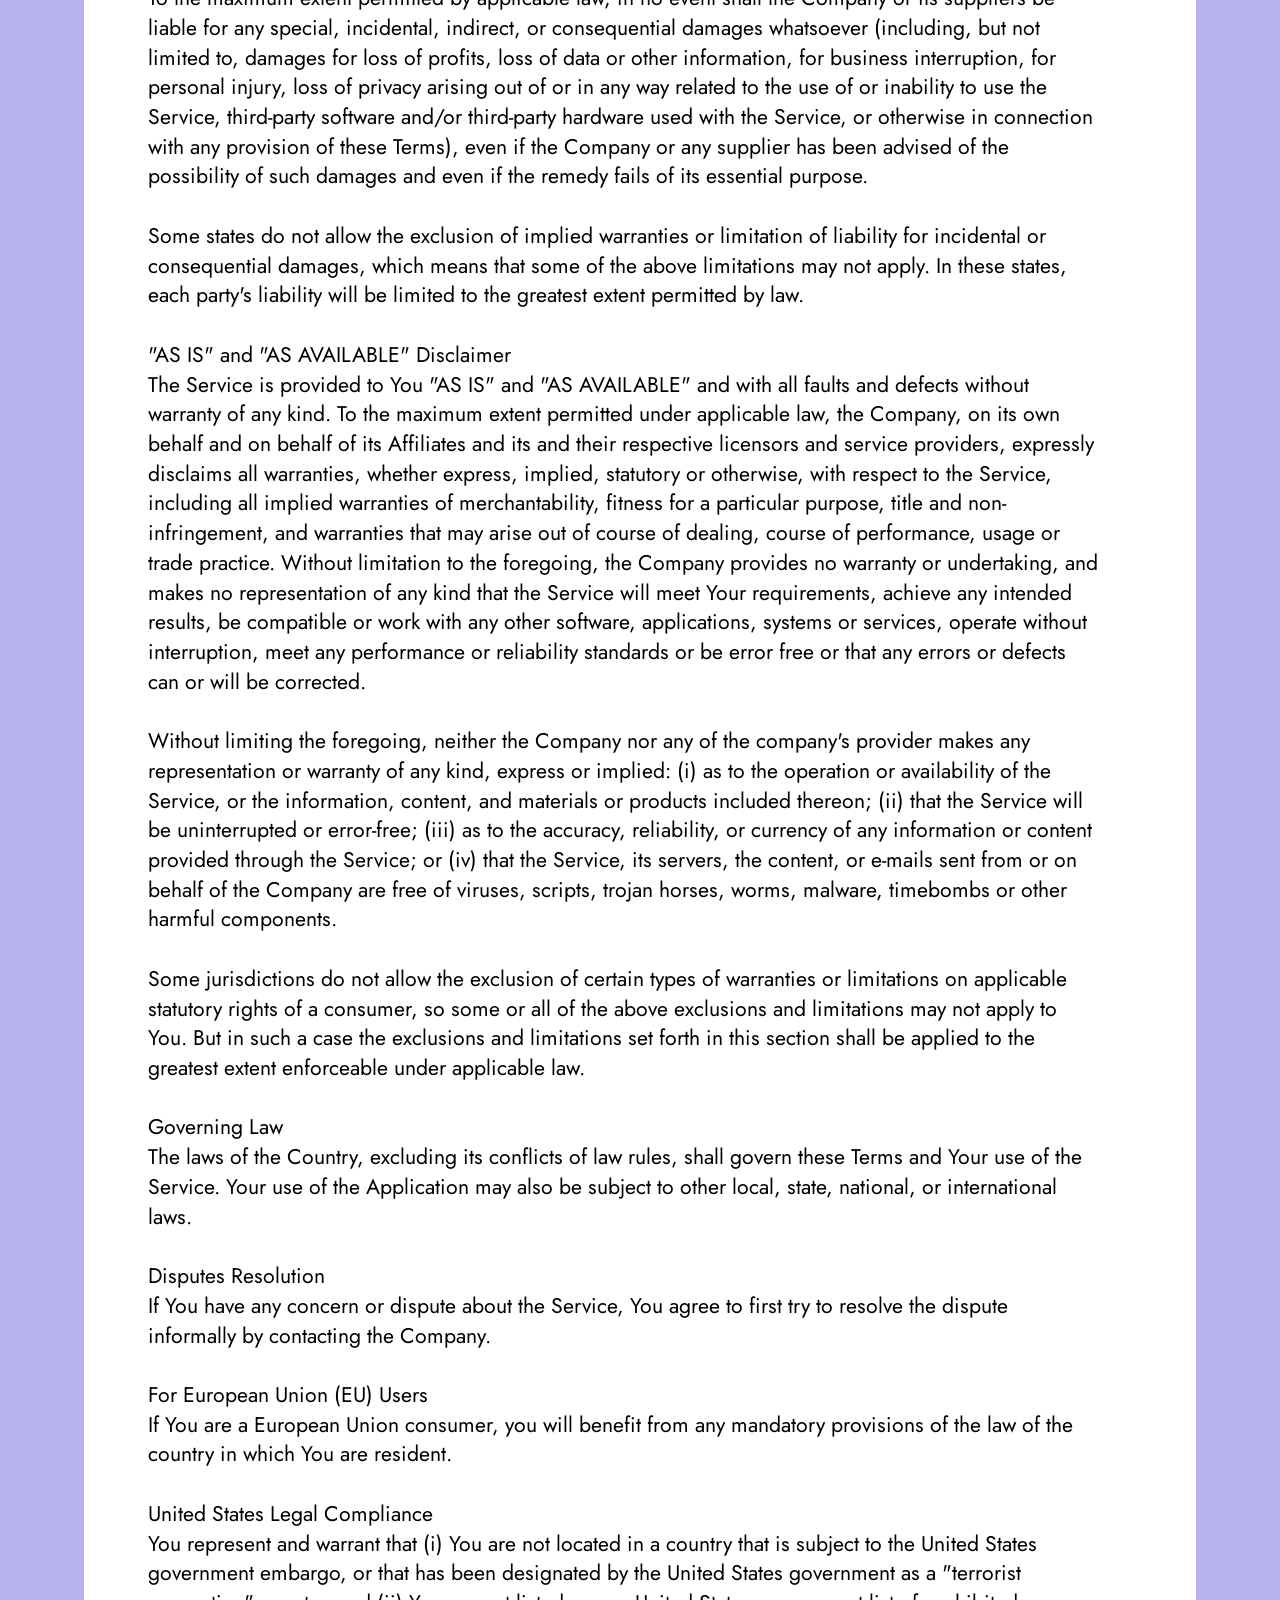
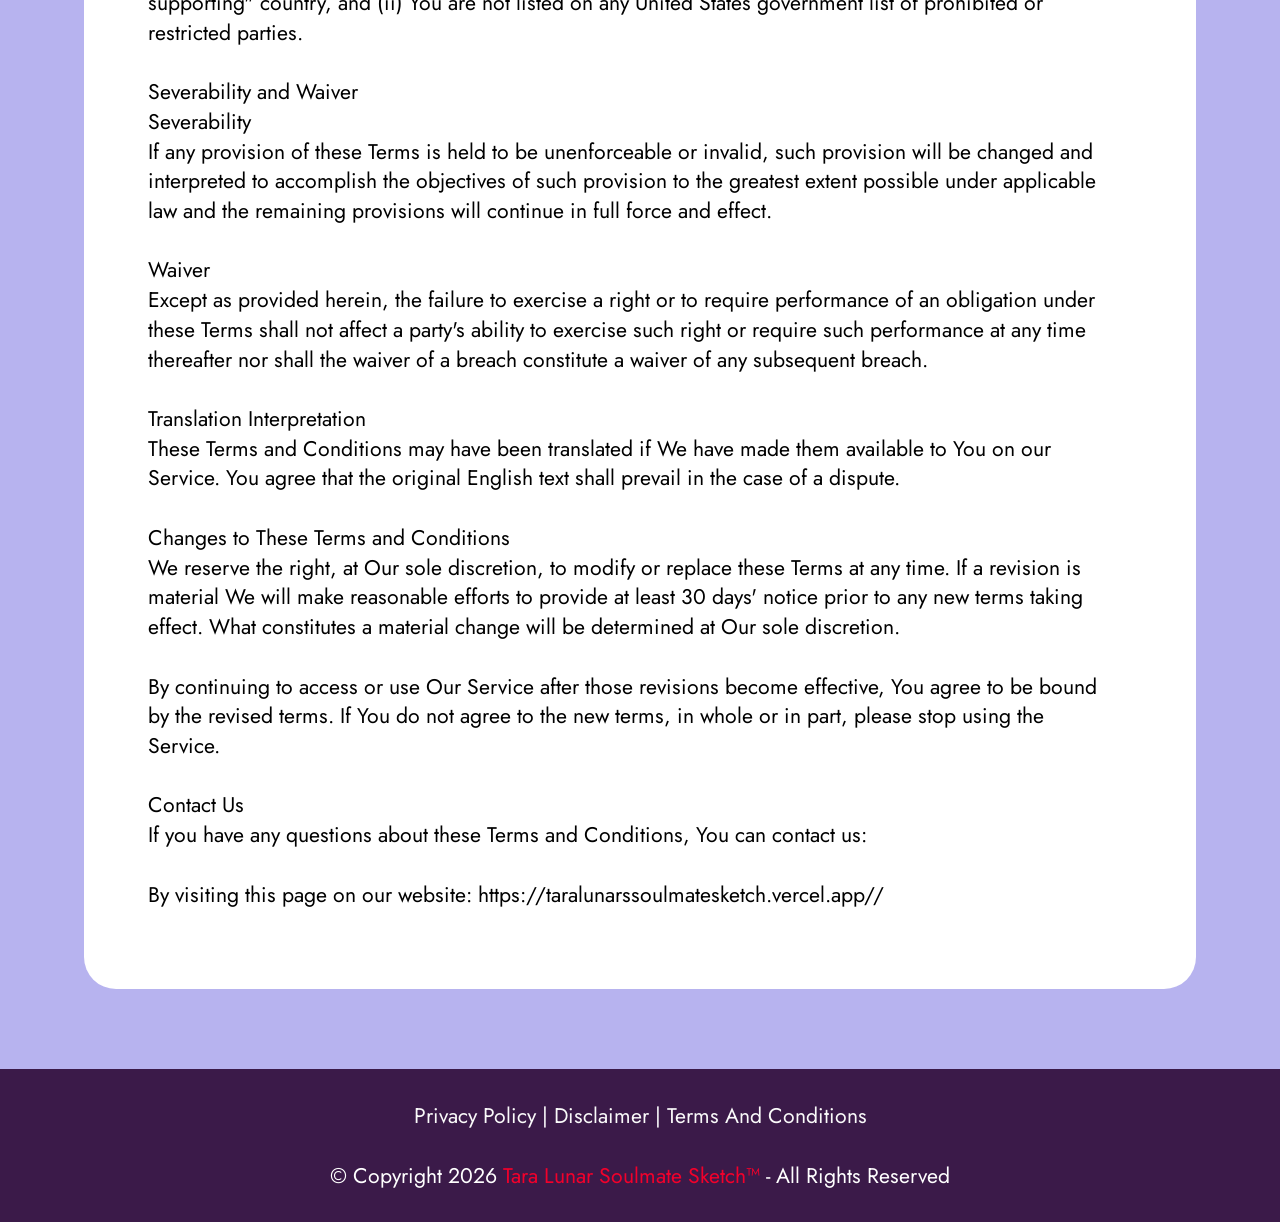
<file: Terms-And-Conditions.html>
<!DOCTYPE html>
<html  >
<head>
  <!-- Site made with Mobirise Website Builder v6.0.6, https://mobirise.com -->
  <meta charset="UTF-8">
  <meta http-equiv="X-UA-Compatible" content="IE=edge">
  <meta name="generator" content="Mobirise v6.0.6, mobirise.com">
  <meta name="viewport" content="width=device-width, initial-scale=1, minimum-scale=1">
  <link rel="shortcut icon" href="assets/images/cover.webp" type="image/x-icon">
  <meta name="description" content="Terms And Conditions For Tara Lunar Soulmate Sketch™">
  
  
  <title>Terms And Conditions</title>
  <link rel="stylesheet" href="assets/web/assets/mobirise-icons2/mobirise2.css">
  <link rel="stylesheet" href="assets/bootstrap/css/bootstrap.min.css">
  <link rel="stylesheet" href="assets/bootstrap/css/bootstrap-grid.min.css">
  <link rel="stylesheet" href="assets/bootstrap/css/bootstrap-reboot.min.css">
  <link rel="stylesheet" href="assets/animatecss/animate.css">
  <link rel="stylesheet" href="assets/dropdown/css/style.css">
  <link rel="stylesheet" href="assets/socicon/css/styles.css">
  <link rel="stylesheet" href="assets/theme/css/style.css">
  <link rel="preload" href="https://fonts.googleapis.com/css?family=Jost:100,200,300,400,500,600,700,800,900,100i,200i,300i,400i,500i,600i,700i,800i,900i&display=swap" as="style" onload="this.onload=null;this.rel='stylesheet'">
  <noscript><link rel="stylesheet" href="https://fonts.googleapis.com/css?family=Jost:100,200,300,400,500,600,700,800,900,100i,200i,300i,400i,500i,600i,700i,800i,900i&display=swap"></noscript>
  <link rel="preload" as="style" href="assets/mobirise/css/mbr-additional.css?v=xdo5dO"><link rel="stylesheet" href="assets/mobirise/css/mbr-additional.css?v=xdo5dO" type="text/css">

  
  
  
</head>
<body>
  
  <section data-bs-version="5.1" class="menu menu2 cid-v7LS9wONlH" once="menu" id="menu2-3r">
    
    <nav class="navbar navbar-dropdown navbar-fixed-top navbar-expand-lg">
        <div class="container-fluid">
            <div class="navbar-brand">
                
                <span class="navbar-caption-wrap"><a class="navbar-caption text-white text-primary display-7" href="index.html">Soulmate Sketch™<br></a></span>
            </div>
            <button class="navbar-toggler" type="button" data-toggle="collapse" data-bs-toggle="collapse" data-target="#navbarSupportedContent" data-bs-target="#navbarSupportedContent" aria-controls="navbarNavAltMarkup" aria-expanded="false" aria-label="Toggle navigation">
                <div class="hamburger">
                    <span></span>
                    <span></span>
                    <span></span>
                    <span></span>
                </div>
            </button>
            <div class="collapse navbar-collapse" id="navbarSupportedContent">
                <ul class="navbar-nav nav-dropdown" data-app-modern-menu="true"><li class="nav-item"><a class="nav-link link text-white text-primary display-4" href="index.html#article11-2m"><span class="mobi-mbri mobi-mbri-cursor-click mbr-iconfont mbr-iconfont-btn"></span>How It Works?</a></li>
                    <li class="nav-item"><a class="nav-link link text-white text-primary display-4" href="index.html#article11-2i"><span class="mobi-mbri mobi-mbri-magic-stick mbr-iconfont mbr-iconfont-btn"></span>FAQs</a></li>
                    <li class="nav-item"><a class="nav-link link text-white text-primary display-4" href="index.html#article11-4c">Benefits</a>
                    </li></ul>
                
                <div class="navbar-buttons mbr-section-btn"><a class="btn btn-white-outline display-4" href="https://76a99qrbz-exbw4p0fxrt8p18f.hop.clickbank.net/?&tid=vl"><span class="mobi-mbri mobi-mbri-cart-add mbr-iconfont mbr-iconfont-btn"></span>Get Instant Access</a></div>
            </div>
        </div>
    </nav>
</section>

<section data-bs-version="5.1" class="article07 cid-v7LX356bn0" id="article07-3x">
  

  
  
  <div class="container">
    <div class="row justify-content-center">
      <div class="card col-md-12 col-lg-11">
        <div class="card-wrapper">
          <h3 class="card-title mbr-fonts-style mbr-white mt-3 mb-4 display-2"><strong>Terms and Conditions</strong><div><strong>
</strong></div><div><strong>
</strong></div><div><strong>
</strong></div><div><strong>
</strong></div><div><strong>
</strong></div><div><strong>
</strong></div><div><strong>
</strong></div><div><strong>
</strong></div><div><strong>
</strong></div><div><strong>
</strong></div><div><strong>
</strong></div><div><strong>
</strong></div><div><strong>
</strong></div><div><strong>
</strong></div><div><strong>
</strong></div><div><strong>
</strong></div><div><strong>
</strong></div><div><strong>
</strong></div><div><strong>
</strong></div><div><strong>
</strong></div><div><strong>
</strong></div><div><strong>
</strong></div><div><strong>
</strong></div><div><strong>
</strong></div><div><strong>
</strong></div><div><strong>
</strong></div><div><strong>
</strong></div><div><strong>
</strong></div><div><strong>
</strong></div><div><strong>
</strong></div><div><strong>
</strong></div><div><strong>
</strong></div><div><strong>
</strong></div><div><strong>
</strong></div><div><strong>
</strong></div><div><strong>
</strong></div><div><strong>
</strong></div><div><strong>
</strong></div><div><strong>
</strong></div><div><strong>
</strong></div><div><strong>
</strong></div><div><strong>
</strong></div><div><strong>
</strong></div><div><strong>
</strong></div><div><strong>
</strong></div><div><strong>
</strong></div><div><strong>
</strong></div><div><strong>
</strong></div></h3>
          <div class="row card-box align-left">
            <div class="item features-without-image col-12">
              <div class="item-wrapper">
                <h4 class="mbr-section-subtitle mbr-fonts-style mb-3 display-7"><strong>Terms and Conditions for My Soulmate Profile</strong></h4>
                <p class="mbr-text mbr-fonts-style display-4">Last updated: February 05, 2026
<br>
<br>Please read these terms and conditions carefully before using Our Service.
<br>
<br>Interpretation and Definitions
<br>Interpretation
<br>The words whose initial letters are capitalized have meanings defined under the following conditions. The following definitions shall have the same meaning regardless of whether they appear in singular or in plural.
<br>
<br>Definitions
<br>For the purposes of these Terms and Conditions:
<br>
<br>Affiliate means an entity that controls, is controlled by, or is under common control with a party, where "control" means ownership of 50% or more of the shares, equity interest or other securities entitled to vote for election of directors or other managing authority.
<br>
<br>Country refers to: California, United States
<br>
<br>Company (referred to as either "the Company", "We", "Us" or "Our" in these Terms and Conditions) refers to My Soulmate Profile.
<br>
<br>Device means any device that can access the Service such as a computer, a cell phone or a digital tablet.
<br>
<br>Service refers to the Website.
<br>
<br>Terms and Conditions (also referred to as "Terms") means these Terms and Conditions, including any documents expressly incorporated by reference, which govern Your access to and use of the Service and form the entire agreement between You and the Company regarding the Service. These Terms and Conditions have been created with the help of the Terms and Conditions Generator.
<br>
<br>Third-Party Social Media Service means any services or content (including data, information, products or services) provided by a third party that is displayed, included, made available, or linked to through the Service.
<br>
<br>Website refers to My Soulmate Profile, accessible from https://taralunarssoulmatesketch.vercel.app//
<br>
<br>You means the individual accessing or using the Service, or the company, or other legal entity on behalf of which such individual is accessing or using the Service, as applicable.
<br>
<br>Acknowledgment
<br>These are the Terms and Conditions governing the use of this Service and the agreement between You and the Company. These Terms and Conditions set out the rights and obligations of all users regarding the use of the Service.
<br>
<br>Your access to and use of the Service is conditioned on Your acceptance of and compliance with these Terms and Conditions. These Terms and Conditions apply to all visitors, users and others who access or use the Service.
<br>
<br>By accessing or using the Service You agree to be bound by these Terms and Conditions. If You disagree with any part of these Terms and Conditions then You may not access the Service.
<br>
<br>You represent that you are over the age of 18. The Company does not permit those under 18 to use the Service.
<br>
<br>Your access to and use of the Service is also subject to Our Privacy Policy, which describes how We collect, use, and disclose personal information. Please read Our Privacy Policy carefully before using Our Service.
<br>
<br>Links to Other Websites
<br>Our Service may contain links to third-party websites or services that are not owned or controlled by the Company.
<br>
<br>The Company has no control over, and assumes no responsibility for, the content, privacy policies, or practices of any third-party websites or services. You further acknowledge and agree that the Company shall not be responsible or liable, directly or indirectly, for any damage or loss caused or alleged to be caused by or in connection with the use of or reliance on any such content, goods or services available on or through any such websites or services.
<br>
<br>We strongly advise You to read the terms and conditions and privacy policies of any third-party websites or services that You visit.
<br>
<br>Links from a Third-Party Social Media Service
<br>The Service may display, include, make available, or link to content or services provided by a Third-Party Social Media Service. A Third-Party Social Media Service is not owned or controlled by the Company, and the Company does not endorse or assume responsibility for any Third-Party Social Media Service.
<br>
<br>You acknowledge and agree that the Company shall not be responsible or liable, directly or indirectly, for any damage or loss caused or alleged to be caused by or in connection with Your access to or use of any Third-Party Social Media Service, including any content, goods, or services made available through them. Your use of any Third-Party Social Media Service is governed by that Third-Party Social Media Service's terms and privacy policies.
<br>
<br>Termination
<br>We may terminate or suspend Your access immediately, without prior notice or liability, for any reason whatsoever, including without limitation if You breach these Terms and Conditions.
<br>
<br>Upon termination, Your right to use the Service will cease immediately.
<br>
<br>Limitation of Liability
<br>Notwithstanding any damages that You might incur, the entire liability of the Company and any of its suppliers under any provision of these Terms and Your exclusive remedy for all of the foregoing shall be limited to the amount actually paid by You through the Service or 100 USD if You haven't purchased anything through the Service.
<br>
<br>To the maximum extent permitted by applicable law, in no event shall the Company or its suppliers be liable for any special, incidental, indirect, or consequential damages whatsoever (including, but not limited to, damages for loss of profits, loss of data or other information, for business interruption, for personal injury, loss of privacy arising out of or in any way related to the use of or inability to use the Service, third-party software and/or third-party hardware used with the Service, or otherwise in connection with any provision of these Terms), even if the Company or any supplier has been advised of the possibility of such damages and even if the remedy fails of its essential purpose.
<br>
<br>Some states do not allow the exclusion of implied warranties or limitation of liability for incidental or consequential damages, which means that some of the above limitations may not apply. In these states, each party's liability will be limited to the greatest extent permitted by law.
<br>
<br>"AS IS" and "AS AVAILABLE" Disclaimer
<br>The Service is provided to You "AS IS" and "AS AVAILABLE" and with all faults and defects without warranty of any kind. To the maximum extent permitted under applicable law, the Company, on its own behalf and on behalf of its Affiliates and its and their respective licensors and service providers, expressly disclaims all warranties, whether express, implied, statutory or otherwise, with respect to the Service, including all implied warranties of merchantability, fitness for a particular purpose, title and non-infringement, and warranties that may arise out of course of dealing, course of performance, usage or trade practice. Without limitation to the foregoing, the Company provides no warranty or undertaking, and makes no representation of any kind that the Service will meet Your requirements, achieve any intended results, be compatible or work with any other software, applications, systems or services, operate without interruption, meet any performance or reliability standards or be error free or that any errors or defects can or will be corrected.
<br>
<br>Without limiting the foregoing, neither the Company nor any of the company's provider makes any representation or warranty of any kind, express or implied: (i) as to the operation or availability of the Service, or the information, content, and materials or products included thereon; (ii) that the Service will be uninterrupted or error-free; (iii) as to the accuracy, reliability, or currency of any information or content provided through the Service; or (iv) that the Service, its servers, the content, or e-mails sent from or on behalf of the Company are free of viruses, scripts, trojan horses, worms, malware, timebombs or other harmful components.
<br>
<br>Some jurisdictions do not allow the exclusion of certain types of warranties or limitations on applicable statutory rights of a consumer, so some or all of the above exclusions and limitations may not apply to You. But in such a case the exclusions and limitations set forth in this section shall be applied to the greatest extent enforceable under applicable law.
<br>
<br>Governing Law
<br>The laws of the Country, excluding its conflicts of law rules, shall govern these Terms and Your use of the Service. Your use of the Application may also be subject to other local, state, national, or international laws.
<br>
<br>Disputes Resolution
<br>If You have any concern or dispute about the Service, You agree to first try to resolve the dispute informally by contacting the Company.
<br>
<br>For European Union (EU) Users
<br>If You are a European Union consumer, you will benefit from any mandatory provisions of the law of the country in which You are resident.
<br>
<br>United States Legal Compliance
<br>You represent and warrant that (i) You are not located in a country that is subject to the United States government embargo, or that has been designated by the United States government as a "terrorist supporting" country, and (ii) You are not listed on any United States government list of prohibited or restricted parties.
<br>
<br>Severability and Waiver
<br>Severability
<br>If any provision of these Terms is held to be unenforceable or invalid, such provision will be changed and interpreted to accomplish the objectives of such provision to the greatest extent possible under applicable law and the remaining provisions will continue in full force and effect.
<br>
<br>Waiver
<br>Except as provided herein, the failure to exercise a right or to require performance of an obligation under these Terms shall not affect a party's ability to exercise such right or require such performance at any time thereafter nor shall the waiver of a breach constitute a waiver of any subsequent breach.
<br>
<br>Translation Interpretation
<br>These Terms and Conditions may have been translated if We have made them available to You on our Service. You agree that the original English text shall prevail in the case of a dispute.
<br>
<br>Changes to These Terms and Conditions
<br>We reserve the right, at Our sole discretion, to modify or replace these Terms at any time. If a revision is material We will make reasonable efforts to provide at least 30 days' notice prior to any new terms taking effect. What constitutes a material change will be determined at Our sole discretion.
<br>
<br>By continuing to access or use Our Service after those revisions become effective, You agree to be bound by the revised terms. If You do not agree to the new terms, in whole or in part, please stop using the Service.
<br>
<br>Contact Us
<br>If you have any questions about these Terms and Conditions, You can contact us:
<br>
<br>By visiting this page on our website: https://taralunarssoulmatesketch.vercel.app//<br></p>
              </div>
            </div>
            
            
            
          </div>
          
        </div>
      </div>
    </div>
  </div>
</section>

<section data-bs-version="5.1" class="footer4 cid-v7LS9xEDMA" once="footers" id="footer04-3t">

    

    

    <div class="container">
        <div class="media-container-row align-center mbr-white">
            <div class="col-12">
                <p class="mbr-text mb-0 mbr-fonts-style display-4"><a href="Privacy-Policy.html" class="text-white text-primary">Privacy Policy</a> | <a href="Disclaimer.html" class="text-white text-primary">Disclaimer</a>&nbsp;| <a href="Terms-And-Conditions.html" class="text-white text-primary">Terms And Conditions</a><br><br>© Copyright 2026 <a href="https://76a99qrbz-exbw4p0fxrt8p18f.hop.clickbank.net/?&tid=vl" class="text-info text-primary">Tara Lunar Soulmate Sketch™</a> - All Rights Reserved
                </p>
            </div>
        </div>
    </div>
</section>
<script src="assets/bootstrap/js/bootstrap.bundle.min.js"></script>  <script src="assets/smoothscroll/smooth-scroll.js"></script>  <script src="assets/ytplayer/index.js"></script>  <script src="assets/dropdown/js/navbar-dropdown.js"></script>  <script src="assets/theme/js/script.js"></script>  
  
  
 <div id="scrollToTop" class="scrollToTop mbr-arrow-up"><a style="text-align: center;"><i class="mbr-arrow-up-icon mbr-arrow-up-icon-cm cm-icon cm-icon-smallarrow-up"></i></a></div>
    <input name="animation" type="hidden">
  </body>
</html>
</file>
<file: assets/web/assets/mobirise-icons2/mobirise2.css>
@font-face {
  font-family: 'Moririse2';
  font-display: swap;
  src:  url('mobirise2.eot?f2bix4');
  src:  url('mobirise2.eot?f2bix4#iefix') format('embedded-opentype'),
    url('mobirise2.ttf?f2bix4') format('truetype'),
    url('mobirise2.woff?f2bix4') format('woff'),
    url('mobirise2.svg?f2bix4#mobirise2') format('svg');
  font-weight: normal;
  font-style: normal;
}

[class^="mobi-"], [class*=" mobi-"] {
  /* use !important to prevent issues with browser extensions that change fonts */
  font-family: 'Moririse2' !important;
  speak: none;
  font-style: normal;
  font-weight: normal;
  font-variant: normal;
  text-transform: none;
  line-height: 1;

  /* Better Font Rendering =========== */
  -webkit-font-smoothing: antialiased;
  -moz-osx-font-smoothing: grayscale;
}

.mobi-mbri-add-submenu:before {
  content: "\e900";
}
.mobi-mbri-alert:before {
  content: "\e901";
}
.mobi-mbri-align-center:before {
  content: "\e902";
}
.mobi-mbri-align-justify:before {
  content: "\e903";
}
.mobi-mbri-align-left:before {
  content: "\e904";
}
.mobi-mbri-align-right:before {
  content: "\e905";
}
.mobi-mbri-android:before {
  content: "\e906";
}
.mobi-mbri-apple:before {
  content: "\e907";
}
.mobi-mbri-arrow-down:before {
  content: "\e908";
}
.mobi-mbri-arrow-next:before {
  content: "\e909";
}
.mobi-mbri-arrow-prev:before {
  content: "\e90a";
}
.mobi-mbri-arrow-up:before {
  content: "\e90b";
}
.mobi-mbri-bold:before {
  content: "\e90c";
}
.mobi-mbri-bookmark:before {
  content: "\e90d";
}
.mobi-mbri-bootstrap:before {
  content: "\e90e";
}
.mobi-mbri-briefcase:before {
  content: "\e90f";
}
.mobi-mbri-browse:before {
  content: "\e910";
}
.mobi-mbri-bulleted-list:before {
  content: "\e911";
}
.mobi-mbri-calendar:before {
  content: "\e912";
}
.mobi-mbri-camera:before {
  content: "\e913";
}
.mobi-mbri-cart-add:before {
  content: "\e914";
}
.mobi-mbri-cart-full:before {
  content: "\e915";
}
.mobi-mbri-cash:before {
  content: "\e916";
}
.mobi-mbri-change-style:before {
  content: "\e917";
}
.mobi-mbri-chat:before {
  content: "\e918";
}
.mobi-mbri-clock:before {
  content: "\e919";
}
.mobi-mbri-close:before {
  content: "\e91a";
}
.mobi-mbri-cloud:before {
  content: "\e91b";
}
.mobi-mbri-code:before {
  content: "\e91c";
}
.mobi-mbri-contact-form:before {
  content: "\e91d";
}
.mobi-mbri-credit-card:before {
  content: "\e91e";
}
.mobi-mbri-cursor-click:before {
  content: "\e91f";
}
.mobi-mbri-cust-feedback:before {
  content: "\e920";
}
.mobi-mbri-database:before {
  content: "\e921";
}
.mobi-mbri-delivery:before {
  content: "\e922";
}
.mobi-mbri-desktop:before {
  content: "\e923";
}
.mobi-mbri-devices:before {
  content: "\e924";
}
.mobi-mbri-down:before {
  content: "\e925";
}
.mobi-mbri-download-2:before {
  content: "\e926";
}
.mobi-mbri-download:before {
  content: "\e927";
}
.mobi-mbri-drag-n-drop-2:before {
  content: "\e928";
}
.mobi-mbri-drag-n-drop:before {
  content: "\e929";
}
.mobi-mbri-edit-2:before {
  content: "\e92a";
}
.mobi-mbri-edit:before {
  content: "\e92b";
}
.mobi-mbri-error:before {
  content: "\e92c";
}
.mobi-mbri-extension:before {
  content: "\e92d";
}
.mobi-mbri-features:before {
  content: "\e92e";
}
.mobi-mbri-file:before {
  content: "\e92f";
}
.mobi-mbri-flag:before {
  content: "\e930";
}
.mobi-mbri-folder:before {
  content: "\e931";
}
.mobi-mbri-gift:before {
  content: "\e932";
}
.mobi-mbri-github:before {
  content: "\e933";
}
.mobi-mbri-globe-2:before {
  content: "\e934";
}
.mobi-mbri-globe:before {
  content: "\e935";
}
.mobi-mbri-growing-chart:before {
  content: "\e936";
}
.mobi-mbri-hearth:before {
  content: "\e937";
}
.mobi-mbri-help:before {
  content: "\e938";
}
.mobi-mbri-home:before {
  content: "\e939";
}
.mobi-mbri-hot-cup:before {
  content: "\e93a";
}
.mobi-mbri-idea:before {
  content: "\e93b";
}
.mobi-mbri-image-gallery:before {
  content: "\e93c";
}
.mobi-mbri-image-slider:before {
  content: "\e93d";
}
.mobi-mbri-info:before {
  content: "\e93e";
}
.mobi-mbri-italic:before {
  content: "\e93f";
}
.mobi-mbri-key:before {
  content: "\e940";
}
.mobi-mbri-laptop:before {
  content: "\e941";
}
.mobi-mbri-layers:before {
  content: "\e942";
}
.mobi-mbri-left-right:before {
  content: "\e943";
}
.mobi-mbri-left:before {
  content: "\e944";
}
.mobi-mbri-letter:before {
  content: "\e945";
}
.mobi-mbri-like:before {
  content: "\e946";
}
.mobi-mbri-link:before {
  content: "\e947";
}
.mobi-mbri-lock:before {
  content: "\e948";
}
.mobi-mbri-login:before {
  content: "\e949";
}
.mobi-mbri-logout:before {
  content: "\e94a";
}
.mobi-mbri-magic-stick:before {
  content: "\e94b";
}
.mobi-mbri-map-pin:before {
  content: "\e94c";
}
.mobi-mbri-menu:before {
  content: "\e94d";
}
.mobi-mbri-mobile-2:before {
  content: "\e94e";
}
.mobi-mbri-mobile-horizontal:before {
  content: "\e94f";
}
.mobi-mbri-mobile:before {
  content: "\e950";
}
.mobi-mbri-mobirise:before {
  content: "\e951";
}
.mobi-mbri-more-horizontal:before {
  content: "\e952";
}
.mobi-mbri-more-vertical:before {
  content: "\e953";
}
.mobi-mbri-music:before {
  content: "\e954";
}
.mobi-mbri-new-file:before {
  content: "\e955";
}
.mobi-mbri-numbered-list:before {
  content: "\e956";
}
.mobi-mbri-opened-folder:before {
  content: "\e957";
}
.mobi-mbri-pages:before {
  content: "\e958";
}
.mobi-mbri-paper-plane:before {
  content: "\e959";
}
.mobi-mbri-paperclip:before {
  content: "\e95a";
}
.mobi-mbri-phone:before {
  content: "\e95b";
}
.mobi-mbri-photo:before {
  content: "\e95c";
}
.mobi-mbri-photos:before {
  content: "\e95d";
}
.mobi-mbri-pin:before {
  content: "\e95e";
}
.mobi-mbri-play:before {
  content: "\e95f";
}
.mobi-mbri-plus:before {
  content: "\e960";
}
.mobi-mbri-preview:before {
  content: "\e961";
}
.mobi-mbri-print:before {
  content: "\e962";
}
.mobi-mbri-protect:before {
  content: "\e963";
}
.mobi-mbri-question:before {
  content: "\e964";
}
.mobi-mbri-quote-left:before {
  content: "\e965";
}
.mobi-mbri-quote-right:before {
  content: "\e966";
}
.mobi-mbri-redo:before {
  content: "\e967";
}
.mobi-mbri-refresh:before {
  content: "\e968";
}
.mobi-mbri-responsive-2:before {
  content: "\e969";
}
.mobi-mbri-responsive:before {
  content: "\e96a";
}
.mobi-mbri-right:before {
  content: "\e96b";
}
.mobi-mbri-rocket:before {
  content: "\e96c";
}
.mobi-mbri-sad-face:before {
  content: "\e96d";
}
.mobi-mbri-sale:before {
  content: "\e96e";
}
.mobi-mbri-save:before {
  content: "\e96f";
}
.mobi-mbri-search:before {
  content: "\e970";
}
.mobi-mbri-setting-2:before {
  content: "\e971";
}
.mobi-mbri-setting-3:before {
  content: "\e972";
}
.mobi-mbri-setting:before {
  content: "\e973";
}
.mobi-mbri-share:before {
  content: "\e974";
}
.mobi-mbri-shopping-bag:before {
  content: "\e975";
}
.mobi-mbri-shopping-basket:before {
  content: "\e976";
}
.mobi-mbri-shopping-cart:before {
  content: "\e977";
}
.mobi-mbri-sites:before {
  content: "\e978";
}
.mobi-mbri-smile-face:before {
  content: "\e979";
}
.mobi-mbri-speed:before {
  content: "\e97a";
}
.mobi-mbri-star:before {
  content: "\e97b";
}
.mobi-mbri-success:before {
  content: "\e97c";
}
.mobi-mbri-sun:before {
  content: "\e97d";
}
.mobi-mbri-sun2:before {
  content: "\e97e";
}
.mobi-mbri-tablet-vertical:before {
  content: "\e97f";
}
.mobi-mbri-tablet:before {
  content: "\e980";
}
.mobi-mbri-target:before {
  content: "\e981";
}
.mobi-mbri-timer:before {
  content: "\e982";
}
.mobi-mbri-to-ftp:before {
  content: "\e983";
}
.mobi-mbri-to-local-drive:before {
  content: "\e984";
}
.mobi-mbri-touch-swipe:before {
  content: "\e985";
}
.mobi-mbri-touch:before {
  content: "\e986";
}
.mobi-mbri-trash:before {
  content: "\e987";
}
.mobi-mbri-underline:before {
  content: "\e988";
}
.mobi-mbri-undo:before {
  content: "\e989";
}
.mobi-mbri-unlink:before {
  content: "\e98a";
}
.mobi-mbri-unlock:before {
  content: "\e98b";
}
.mobi-mbri-up-down:before {
  content: "\e98c";
}
.mobi-mbri-up:before {
  content: "\e98d";
}
.mobi-mbri-update:before {
  content: "\e98e";
}
.mobi-mbri-upload-2:before {
  content: "\e98f";
}
.mobi-mbri-upload:before {
  content: "\e990";
}
.mobi-mbri-user-2:before {
  content: "\e991";
}
.mobi-mbri-user:before {
  content: "\e992";
}
.mobi-mbri-users:before {
  content: "\e993";
}
.mobi-mbri-video-play:before {
  content: "\e994";
}
.mobi-mbri-video:before {
  content: "\e995";
}
.mobi-mbri-watch:before {
  content: "\e996";
}
.mobi-mbri-website-theme-2:before {
  content: "\e997";
}
.mobi-mbri-website-theme:before {
  content: "\e998";
}
.mobi-mbri-wifi:before {
  content: "\e999";
}
.mobi-mbri-windows:before {
  content: "\e99a";
}
.mobi-mbri-zoom-in:before {
  content: "\e99b";
}
.mobi-mbri-zoom-out:before {
  content: "\e99c";
}
</file>
<file: assets/web/assets/mobirise-icons/mobirise-icons.css>
@font-face {
  font-family: 'MobiriseIcons';
  src:  url('mobirise-icons.eot?spat4u');
  src:  url('mobirise-icons.eot?spat4u#iefix') format('embedded-opentype'),
    url('mobirise-icons.ttf?spat4u') format('truetype'),
    url('mobirise-icons.woff?spat4u') format('woff'),
    url('mobirise-icons.svg?spat4u#MobiriseIcons') format('svg');
  font-weight: normal;
  font-style: normal;
  font-display: swap;
}

[class^="mbri-"], [class*=" mbri-"] {
  /* use !important to prevent issues with browser extensions that change fonts */
  font-family: MobiriseIcons !important;
  speak: none;
  font-style: normal;
  font-weight: normal;
  font-variant: normal;
  text-transform: none;
  line-height: 1;

  /* Better Font Rendering =========== */
  -webkit-font-smoothing: antialiased;
  -moz-osx-font-smoothing: grayscale;
}

.mbri-add-submenu:before {
  content: "\e900";
}
.mbri-alert:before {
  content: "\e901";
}
.mbri-align-center:before {
  content: "\e902";
}
.mbri-align-justify:before {
  content: "\e903";
}
.mbri-align-left:before {
  content: "\e904";
}
.mbri-align-right:before {
  content: "\e905";
}
.mbri-android:before {
  content: "\e906";
}
.mbri-apple:before {
  content: "\e907";
}
.mbri-arrow-down:before {
  content: "\e908";
}
.mbri-arrow-next:before {
  content: "\e909";
}
.mbri-arrow-prev:before {
  content: "\e90a";
}
.mbri-arrow-up:before {
  content: "\e90b";
}
.mbri-bold:before {
  content: "\e90c";
}
.mbri-bookmark:before {
  content: "\e90d";
}
.mbri-bootstrap:before {
  content: "\e90e";
}
.mbri-briefcase:before {
  content: "\e90f";
}
.mbri-browse:before {
  content: "\e910";
}
.mbri-bulleted-list:before {
  content: "\e911";
}
.mbri-calendar:before {
  content: "\e912";
}
.mbri-camera:before {
  content: "\e913";
}
.mbri-cart-add:before {
  content: "\e914";
}
.mbri-cart-full:before {
  content: "\e915";
}
.mbri-cash:before {
  content: "\e916";
}
.mbri-change-style:before {
  content: "\e917";
}
.mbri-chat:before {
  content: "\e918";
}
.mbri-clock:before {
  content: "\e919";
}
.mbri-close:before {
  content: "\e91a";
}
.mbri-cloud:before {
  content: "\e91b";
}
.mbri-code:before {
  content: "\e91c";
}
.mbri-contact-form:before {
  content: "\e91d";
}
.mbri-credit-card:before {
  content: "\e91e";
}
.mbri-cursor-click:before {
  content: "\e91f";
}
.mbri-cust-feedback:before {
  content: "\e920";
}
.mbri-database:before {
  content: "\e921";
}
.mbri-delivery:before {
  content: "\e922";
}
.mbri-desktop:before {
  content: "\e923";
}
.mbri-devices:before {
  content: "\e924";
}
.mbri-down:before {
  content: "\e925";
}
.mbri-download:before {
  content: "\e989";
}
.mbri-drag-n-drop:before {
  content: "\e927";
}
.mbri-drag-n-drop2:before {
  content: "\e928";
}
.mbri-edit:before {
  content: "\e929";
}
.mbri-edit2:before {
  content: "\e92a";
}
.mbri-error:before {
  content: "\e92b";
}
.mbri-extension:before {
  content: "\e92c";
}
.mbri-features:before {
  content: "\e92d";
}
.mbri-file:before {
  content: "\e92e";
}
.mbri-flag:before {
  content: "\e92f";
}
.mbri-folder:before {
  content: "\e930";
}
.mbri-gift:before {
  content: "\e931";
}
.mbri-github:before {
  content: "\e932";
}
.mbri-globe:before {
  content: "\e933";
}
.mbri-globe-2:before {
  content: "\e934";
}
.mbri-growing-chart:before {
  content: "\e935";
}
.mbri-hearth:before {
  content: "\e936";
}
.mbri-help:before {
  content: "\e937";
}
.mbri-home:before {
  content: "\e938";
}
.mbri-hot-cup:before {
  content: "\e939";
}
.mbri-idea:before {
  content: "\e93a";
}
.mbri-image-gallery:before {
  content: "\e93b";
}
.mbri-image-slider:before {
  content: "\e93c";
}
.mbri-info:before {
  content: "\e93d";
}
.mbri-italic:before {
  content: "\e93e";
}
.mbri-key:before {
  content: "\e93f";
}
.mbri-laptop:before {
  content: "\e940";
}
.mbri-layers:before {
  content: "\e941";
}
.mbri-left-right:before {
  content: "\e942";
}
.mbri-left:before {
  content: "\e943";
}
.mbri-letter:before {
  content: "\e944";
}
.mbri-like:before {
  content: "\e945";
}
.mbri-link:before {
  content: "\e946";
}
.mbri-lock:before {
  content: "\e947";
}
.mbri-login:before {
  content: "\e948";
}
.mbri-logout:before {
  content: "\e949";
}
.mbri-magic-stick:before {
  content: "\e94a";
}
.mbri-map-pin:before {
  content: "\e94b";
}
.mbri-menu:before {
  content: "\e94c";
}
.mbri-mobile:before {
  content: "\e94d";
}
.mbri-mobile2:before {
  content: "\e94e";
}
.mbri-mobirise:before {
  content: "\e94f";
}
.mbri-more-horizontal:before {
  content: "\e950";
}
.mbri-more-vertical:before {
  content: "\e951";
}
.mbri-music:before {
  content: "\e952";
}
.mbri-new-file:before {
  content: "\e953";
}
.mbri-numbered-list:before {
  content: "\e954";
}
.mbri-opened-folder:before {
  content: "\e955";
}
.mbri-pages:before {
  content: "\e956";
}
.mbri-paper-plane:before {
  content: "\e957";
}
.mbri-paperclip:before {
  content: "\e958";
}
.mbri-photo:before {
  content: "\e959";
}
.mbri-photos:before {
  content: "\e95a";
}
.mbri-pin:before {
  content: "\e95b";
}
.mbri-play:before {
  content: "\e95c";
}
.mbri-plus:before {
  content: "\e95d";
}
.mbri-preview:before {
  content: "\e95e";
}
.mbri-print:before {
  content: "\e95f";
}
.mbri-protect:before {
  content: "\e960";
}
.mbri-question:before {
  content: "\e961";
}
.mbri-quote-left:before {
  content: "\e962";
}
.mbri-quote-right:before {
  content: "\e963";
}
.mbri-refresh:before {
  content: "\e964";
}
.mbri-responsive:before {
  content: "\e965";
}
.mbri-right:before {
  content: "\e966";
}
.mbri-rocket:before {
  content: "\e967";
}
.mbri-sad-face:before {
  content: "\e968";
}
.mbri-sale:before {
  content: "\e969";
}
.mbri-save:before {
  content: "\e96a";
}
.mbri-search:before {
  content: "\e96b";
}
.mbri-setting:before {
  content: "\e96c";
}
.mbri-setting2:before {
  content: "\e96d";
}
.mbri-setting3:before {
  content: "\e96e";
}
.mbri-share:before {
  content: "\e96f";
}
.mbri-shopping-bag:before {
  content: "\e970";
}
.mbri-shopping-basket:before {
  content: "\e971";
}
.mbri-shopping-cart:before {
  content: "\e972";
}
.mbri-sites:before {
  content: "\e973";
}
.mbri-smile-face:before {
  content: "\e974";
}
.mbri-speed:before {
  content: "\e975";
}
.mbri-star:before {
  content: "\e976";
}
.mbri-success:before {
  content: "\e977";
}
.mbri-sun:before {
  content: "\e978";
}
.mbri-sun2:before {
  content: "\e979";
}
.mbri-tablet:before {
  content: "\e97a";
}
.mbri-tablet-vertical:before {
  content: "\e97b";
}
.mbri-target:before {
  content: "\e97c";
}
.mbri-timer:before {
  content: "\e97d";
}
.mbri-to-ftp:before {
  content: "\e97e";
}
.mbri-to-local-drive:before {
  content: "\e97f";
}
.mbri-touch-swipe:before {
  content: "\e980";
}
.mbri-touch:before {
  content: "\e981";
}
.mbri-trash:before {
  content: "\e982";
}
.mbri-underline:before {
  content: "\e983";
}
.mbri-unlink:before {
  content: "\e984";
}
.mbri-unlock:before {
  content: "\e985";
}
.mbri-up-down:before {
  content: "\e986";
}
.mbri-up:before {
  content: "\e987";
}
.mbri-update:before {
  content: "\e988";
}
.mbri-upload:before {
 content: "\e926"; 
}
.mbri-user:before {
  content: "\e98a";
}
.mbri-user2:before {
  content: "\e98b";
}
.mbri-users:before {
  content: "\e98c";
}
.mbri-video:before {
  content: "\e98d";
}
.mbri-video-play:before {
  content: "\e98e";
}
.mbri-watch:before {
  content: "\e98f";
}
.mbri-website-theme:before {
  content: "\e990";
}
.mbri-wifi:before {
  content: "\e991";
}
.mbri-windows:before {
  content: "\e992";
}
.mbri-zoom-out:before {
  content: "\e993";
}
.mbri-redo:before {
  content: "\e994";
}
.mbri-undo:before {
  content: "\e995";
}
</file>
<file: assets/dropdown/css/style.css>
.navbar-dropdown {
  left: 0;
  padding: 0;
  position: absolute;
  right: 0;
  top: 0;
  transition: all 0.45s ease;
  z-index: 1030;
  background: #282828; }
  .navbar-dropdown .navbar-logo {
    margin-right: 0.8rem;
    transition: margin 0.3s ease-in-out;
    vertical-align: middle; }
    .navbar-dropdown .navbar-logo img {
      height: 3.125rem;
      transition: all 0.3s ease-in-out; }
    .navbar-dropdown .navbar-logo.mbr-iconfont {
      font-size: 3.125rem;
      line-height: 3.125rem; }
  .navbar-dropdown .navbar-caption {
    font-weight: 700;
    white-space: normal;
    vertical-align: -4px;
    line-height: 3.125rem !important; }
    .navbar-dropdown .navbar-caption, .navbar-dropdown .navbar-caption:hover {
      color: inherit;
      text-decoration: none; }
  .navbar-dropdown .mbr-iconfont + .navbar-caption {
    vertical-align: -1px; }
  .navbar-dropdown.navbar-fixed-top {
    position: fixed; }
  .navbar-dropdown .navbar-brand span {
    vertical-align: -4px; }
  .navbar-dropdown.bg-color.transparent {
    background: none; }
  .navbar-dropdown.navbar-short .navbar-brand {
    padding: 0.625rem 0; }
    .navbar-dropdown.navbar-short .navbar-brand span {
      vertical-align: -1px; }
  .navbar-dropdown.navbar-short .navbar-caption {
    line-height: 2.375rem !important;
    vertical-align: -2px; }
  .navbar-dropdown.navbar-short .navbar-logo {
    margin-right: 0.5rem; }
    .navbar-dropdown.navbar-short .navbar-logo img {
      height: 2.375rem; }
    .navbar-dropdown.navbar-short .navbar-logo.mbr-iconfont {
      font-size: 2.375rem;
      line-height: 2.375rem; }
  .navbar-dropdown.navbar-short .mbr-table-cell {
    height: 3.625rem; }
  .navbar-dropdown .navbar-close {
    left: 0.6875rem;
    position: fixed;
    top: 0.75rem;
    z-index: 1000; }
  .navbar-dropdown .hamburger-icon {
    content: "";
    display: inline-block;
    vertical-align: middle;
    width: 16px;
    -webkit-box-shadow: 0 -6px 0 1px #282828,0 0 0 1px #282828,0 6px 0 1px #282828;
    -moz-box-shadow: 0 -6px 0 1px #282828,0 0 0 1px #282828,0 6px 0 1px #282828;
    box-shadow: 0 -6px 0 1px #282828,0 0 0 1px #282828,0 6px 0 1px #282828; }

.dropdown-menu .dropdown-toggle[data-toggle="dropdown-submenu"]::after {
  border-bottom: 0.35em solid transparent;
  border-left: 0.35em solid;
  border-right: 0;
  border-top: 0.35em solid transparent;
  margin-left: 0.3rem; }

.dropdown-menu .dropdown-item:focus {
  outline: 0; }

.nav-dropdown {
  font-size: 0.75rem;
  font-weight: 500;
  height: auto !important; }
  .nav-dropdown .nav-btn {
    padding-left: 1rem; }
  .nav-dropdown .link {
    margin: .667em 1.667em;
    font-weight: 500;
    padding: 0;
    transition: color .2s ease-in-out; }
    .nav-dropdown .link.dropdown-toggle {
      margin-right: 2.583em; }
      .nav-dropdown .link.dropdown-toggle::after {
        margin-left: .25rem;
        border-top: 0.35em solid;
        border-right: 0.35em solid transparent;
        border-left: 0.35em solid transparent;
        border-bottom: 0; }
      .nav-dropdown .link.dropdown-toggle[aria-expanded="true"] {
        margin: 0;
        padding: 0.667em 3.263em  0.667em 1.667em; }
  .nav-dropdown .link::after,
  .nav-dropdown .dropdown-item::after {
    color: inherit; }
  .nav-dropdown .btn {
    font-size: 0.75rem;
    font-weight: 700;
    letter-spacing: 0;
    margin-bottom: 0;
    padding-left: 1.25rem;
    padding-right: 1.25rem; }
  .nav-dropdown .dropdown-menu {
    border-radius: 0;
    border: 0;
    left: 0;
    margin: 0;
    padding-bottom: 1.25rem;
    padding-top: 1.25rem;
    position: relative; }
  .nav-dropdown .dropdown-submenu {
    margin-left: 0.125rem;
    top: 0; }
  .nav-dropdown .dropdown-item {
    font-weight: 500;
    line-height: 2;
    padding: 0.3846em 4.615em 0.3846em 1.5385em;
    position: relative;
    transition: color .2s ease-in-out, background-color .2s ease-in-out; }
    .nav-dropdown .dropdown-item::after {
      margin-top: -0.3077em;
      position: absolute;
      right: 1.1538em;
      top: 50%; }
    .nav-dropdown .dropdown-item:focus, .nav-dropdown .dropdown-item:hover {
      background: none; }

@media (max-width: 767px) {
  .nav-dropdown.navbar-toggleable-sm {
    bottom: 0;
    display: none;
    left: 0;
    overflow-x: hidden;
    position: fixed;
    top: 0;
    transform: translateX(-100%);
    -ms-transform: translateX(-100%);
    -webkit-transform: translateX(-100%);
    width: 18.75rem;
    z-index: 999; } }
.nav-dropdown.navbar-toggleable-xl {
  bottom: 0;
  display: none;
  left: 0;
  overflow-x: hidden;
  position: fixed;
  top: 0;
  transform: translateX(-100%);
  -ms-transform: translateX(-100%);
  -webkit-transform: translateX(-100%);
  width: 18.75rem;
  z-index: 999; }

.nav-dropdown-sm {
  display: block !important;
  overflow-x: hidden;
  overflow: auto;
  padding-top: 3.875rem; }
  .nav-dropdown-sm::after {
    content: "";
    display: block;
    height: 3rem;
    width: 100%; }
  .nav-dropdown-sm.collapse.in ~ .navbar-close {
    display: block !important; }
  .nav-dropdown-sm.collapsing, .nav-dropdown-sm.collapse.in {
    transform: translateX(0);
    -ms-transform: translateX(0);
    -webkit-transform: translateX(0);
    transition: all 0.25s ease-out;
    -webkit-transition: all 0.25s ease-out;
    background: #282828; }
  .nav-dropdown-sm.collapsing[aria-expanded="false"] {
    transform: translateX(-100%);
    -ms-transform: translateX(-100%);
    -webkit-transform: translateX(-100%); }
  .nav-dropdown-sm .nav-item {
    display: block;
    margin-left: 0 !important;
    padding-left: 0; }
  .nav-dropdown-sm .link,
  .nav-dropdown-sm .dropdown-item {
    border-top: 1px dotted rgba(255, 255, 255, 0.1);
    font-size: 0.8125rem;
    line-height: 1.6;
    margin: 0 !important;
    padding: 0.875rem 2.4rem 0.875rem 1.5625rem !important;
    position: relative;
    white-space: normal; }
    .nav-dropdown-sm .link:focus, .nav-dropdown-sm .link:hover,
    .nav-dropdown-sm .dropdown-item:focus,
    .nav-dropdown-sm .dropdown-item:hover {
      background: rgba(0, 0, 0, 0.2) !important;
      color: #c0a375; }
  .nav-dropdown-sm .nav-btn {
    position: relative;
    padding: 1.5625rem 1.5625rem 0 1.5625rem; }
    .nav-dropdown-sm .nav-btn::before {
      border-top: 1px dotted rgba(255, 255, 255, 0.1);
      content: "";
      left: 0;
      position: absolute;
      top: 0;
      width: 100%; }
    .nav-dropdown-sm .nav-btn + .nav-btn {
      padding-top: 0.625rem; }
      .nav-dropdown-sm .nav-btn + .nav-btn::before {
        display: none; }
  .nav-dropdown-sm .btn {
    padding: 0.625rem 0; }
  .nav-dropdown-sm .dropdown-toggle[data-toggle="dropdown-submenu"]::after {
    margin-left: .25rem;
    border-top: 0.35em solid;
    border-right: 0.35em solid transparent;
    border-left: 0.35em solid transparent;
    border-bottom: 0; }
  .nav-dropdown-sm .dropdown-toggle[data-toggle="dropdown-submenu"][aria-expanded="true"]::after {
    border-top: 0;
    border-right: 0.35em solid transparent;
    border-left: 0.35em solid transparent;
    border-bottom: 0.35em solid; }
  .nav-dropdown-sm .dropdown-menu {
    margin: 0;
    padding: 0;
    position: relative;
    top: 0;
    left: 0;
    width: 100%;
    border: 0;
    float: none;
    border-radius: 0;
    background: none; }
  .nav-dropdown-sm .dropdown-submenu {
    left: 100%;
    margin-left: 0.125rem;
    margin-top: -1.25rem;
    top: 0; }

.navbar-toggleable-sm .nav-dropdown .dropdown-menu {
  position: absolute; }

.navbar-toggleable-sm .nav-dropdown .dropdown-submenu {
  left: 100%;
  margin-left: 0.125rem;
  margin-top: -1.25rem;
  top: 0; }

.navbar-toggleable-sm.opened .nav-dropdown .dropdown-menu {
  position: relative; }

.navbar-toggleable-sm.opened .nav-dropdown .dropdown-submenu {
  left: 0;
  margin-left: 00rem;
  margin-top: 0rem;
  top: 0; }

.is-builder .nav-dropdown.collapsing {
  transition: none !important; }
</file>
<file: assets/socicon/css/styles.css>
@charset "UTF-8";

@font-face {
  font-family: 'Socicon';
  src:  url('../fonts/socicon.eot');
  src:  url('../fonts/socicon.eot?#iefix') format('embedded-opentype'),
    url('../fonts/socicon.woff2') format('woff2'),
    url('../fonts/socicon.ttf') format('truetype'),
    url('../fonts/socicon.woff') format('woff'),
    url('../fonts/socicon.svg#socicon') format('svg');
  font-weight: normal;
  font-style: normal;
  font-display: swap;
}

[data-icon]:before {
  font-family: "socicon" !important;
  content: attr(data-icon);
  font-style: normal !important;
  font-weight: normal !important;
  font-variant: normal !important;
  text-transform: none !important;
  speak: none;
  line-height: 1;
  -webkit-font-smoothing: antialiased;
  -moz-osx-font-smoothing: grayscale;
}

[class^="socicon-"], [class*=" socicon-"] {
  /* use !important to prevent issues with browser extensions that change fonts */
  font-family: 'Socicon' !important;
  speak: none;
  font-style: normal;
  font-weight: normal;
  font-variant: normal;
  text-transform: none;
  line-height: 1;

  /* Better Font Rendering =========== */
  -webkit-font-smoothing: antialiased;
  -moz-osx-font-smoothing: grayscale;
}

.socicon-500px:before {
  content: "\e000";
}
.socicon-8tracks:before {
  content: "\e001";
}
.socicon-airbnb:before {
  content: "\e002";
}
.socicon-alliance:before {
  content: "\e003";
}
.socicon-amazon:before {
  content: "\e004";
}
.socicon-amplement:before {
  content: "\e005";
}
.socicon-android:before {
  content: "\e006";
}
.socicon-angellist:before {
  content: "\e007";
}
.socicon-apple:before {
  content: "\e008";
}
.socicon-appnet:before {
  content: "\e009";
}
.socicon-baidu:before {
  content: "\e00a";
}
.socicon-bandcamp:before {
  content: "\e00b";
}
.socicon-battlenet:before {
  content: "\e00c";
}
.socicon-mixer:before {
  content: "\e00d";
}
.socicon-bebee:before {
  content: "\e00e";
}
.socicon-bebo:before {
  content: "\e00f";
}
.socicon-behance:before {
  content: "\e010";
}
.socicon-blizzard:before {
  content: "\e011";
}
.socicon-blogger:before {
  content: "\e012";
}
.socicon-buffer:before {
  content: "\e013";
}
.socicon-chrome:before {
  content: "\e014";
}
.socicon-coderwall:before {
  content: "\e015";
}
.socicon-curse:before {
  content: "\e016";
}
.socicon-dailymotion:before {
  content: "\e017";
}
.socicon-deezer:before {
  content: "\e018";
}
.socicon-delicious:before {
  content: "\e019";
}
.socicon-deviantart:before {
  content: "\e01a";
}
.socicon-diablo:before {
  content: "\e01b";
}
.socicon-digg:before {
  content: "\e01c";
}
.socicon-discord:before {
  content: "\e01d";
}
.socicon-disqus:before {
  content: "\e01e";
}
.socicon-douban:before {
  content: "\e01f";
}
.socicon-draugiem:before {
  content: "\e020";
}
.socicon-dribbble:before {
  content: "\e021";
}
.socicon-drupal:before {
  content: "\e022";
}
.socicon-ebay:before {
  content: "\e023";
}
.socicon-ello:before {
  content: "\e024";
}
.socicon-endomodo:before {
  content: "\e025";
}
.socicon-envato:before {
  content: "\e026";
}
.socicon-etsy:before {
  content: "\e027";
}
.socicon-facebook:before {
  content: "\e028";
}
.socicon-feedburner:before {
  content: "\e029";
}
.socicon-filmweb:before {
  content: "\e02a";
}
.socicon-firefox:before {
  content: "\e02b";
}
.socicon-flattr:before {
  content: "\e02c";
}
.socicon-flickr:before {
  content: "\e02d";
}
.socicon-formulr:before {
  content: "\e02e";
}
.socicon-forrst:before {
  content: "\e02f";
}
.socicon-foursquare:before {
  content: "\e030";
}
.socicon-friendfeed:before {
  content: "\e031";
}
.socicon-github:before {
  content: "\e032";
}
.socicon-goodreads:before {
  content: "\e033";
}
.socicon-google:before {
  content: "\e034";
}
.socicon-googlescholar:before {
  content: "\e035";
}
.socicon-googlegroups:before {
  content: "\e036";
}
.socicon-googlephotos:before {
  content: "\e037";
}
.socicon-googleplus:before {
  content: "\e038";
}
.socicon-grooveshark:before {
  content: "\e039";
}
.socicon-hackerrank:before {
  content: "\e03a";
}
.socicon-hearthstone:before {
  content: "\e03b";
}
.socicon-hellocoton:before {
  content: "\e03c";
}
.socicon-heroes:before {
  content: "\e03d";
}
.socicon-smashcast:before {
  content: "\e03e";
}
.socicon-horde:before {
  content: "\e03f";
}
.socicon-houzz:before {
  content: "\e040";
}
.socicon-icq:before {
  content: "\e041";
}
.socicon-identica:before {
  content: "\e042";
}
.socicon-imdb:before {
  content: "\e043";
}
.socicon-instagram:before {
  content: "\e044";
}
.socicon-issuu:before {
  content: "\e045";
}
.socicon-istock:before {
  content: "\e046";
}
.socicon-itunes:before {
  content: "\e047";
}
.socicon-keybase:before {
  content: "\e048";
}
.socicon-lanyrd:before {
  content: "\e049";
}
.socicon-lastfm:before {
  content: "\e04a";
}
.socicon-line:before {
  content: "\e04b";
}
.socicon-linkedin:before {
  content: "\e04c";
}
.socicon-livejournal:before {
  content: "\e04d";
}
.socicon-lyft:before {
  content: "\e04e";
}
.socicon-macos:before {
  content: "\e04f";
}
.socicon-mail:before {
  content: "\e050";
}
.socicon-medium:before {
  content: "\e051";
}
.socicon-meetup:before {
  content: "\e052";
}
.socicon-mixcloud:before {
  content: "\e053";
}
.socicon-modelmayhem:before {
  content: "\e054";
}
.socicon-mumble:before {
  content: "\e055";
}
.socicon-myspace:before {
  content: "\e056";
}
.socicon-newsvine:before {
  content: "\e057";
}
.socicon-nintendo:before {
  content: "\e058";
}
.socicon-npm:before {
  content: "\e059";
}
.socicon-odnoklassniki:before {
  content: "\e05a";
}
.socicon-openid:before {
  content: "\e05b";
}
.socicon-opera:before {
  content: "\e05c";
}
.socicon-outlook:before {
  content: "\e05d";
}
.socicon-overwatch:before {
  content: "\e05e";
}
.socicon-patreon:before {
  content: "\e05f";
}
.socicon-paypal:before {
  content: "\e060";
}
.socicon-periscope:before {
  content: "\e061";
}
.socicon-persona:before {
  content: "\e062";
}
.socicon-pinterest:before {
  content: "\e063";
}
.socicon-play:before {
  content: "\e064";
}
.socicon-player:before {
  content: "\e065";
}
.socicon-playstation:before {
  content: "\e066";
}
.socicon-pocket:before {
  content: "\e067";
}
.socicon-qq:before {
  content: "\e068";
}
.socicon-quora:before {
  content: "\e069";
}
.socicon-raidcall:before {
  content: "\e06a";
}
.socicon-ravelry:before {
  content: "\e06b";
}
.socicon-reddit:before {
  content: "\e06c";
}
.socicon-renren:before {
  content: "\e06d";
}
.socicon-researchgate:before {
  content: "\e06e";
}
.socicon-residentadvisor:before {
  content: "\e06f";
}
.socicon-reverbnation:before {
  content: "\e070";
}
.socicon-rss:before {
  content: "\e071";
}
.socicon-sharethis:before {
  content: "\e072";
}
.socicon-skype:before {
  content: "\e073";
}
.socicon-slideshare:before {
  content: "\e074";
}
.socicon-smugmug:before {
  content: "\e075";
}
.socicon-snapchat:before {
  content: "\e076";
}
.socicon-songkick:before {
  content: "\e077";
}
.socicon-soundcloud:before {
  content: "\e078";
}
.socicon-spotify:before {
  content: "\e079";
}
.socicon-stackexchange:before {
  content: "\e07a";
}
.socicon-stackoverflow:before {
  content: "\e07b";
}
.socicon-starcraft:before {
  content: "\e07c";
}
.socicon-stayfriends:before {
  content: "\e07d";
}
.socicon-steam:before {
  content: "\e07e";
}
.socicon-storehouse:before {
  content: "\e07f";
}
.socicon-strava:before {
  content: "\e080";
}
.socicon-streamjar:before {
  content: "\e081";
}
.socicon-stumbleupon:before {
  content: "\e082";
}
.socicon-swarm:before {
  content: "\e083";
}
.socicon-teamspeak:before {
  content: "\e084";
}
.socicon-teamviewer:before {
  content: "\e085";
}
.socicon-technorati:before {
  content: "\e086";
}
.socicon-telegram:before {
  content: "\e087";
}
.socicon-tripadvisor:before {
  content: "\e088";
}
.socicon-tripit:before {
  content: "\e089";
}
.socicon-triplej:before {
  content: "\e08a";
}
.socicon-tumblr:before {
  content: "\e08b";
}
.socicon-twitch:before {
  content: "\e08c";
}
.socicon-twitter:before {
  content: "\e08d";
}
.socicon-uber:before {
  content: "\e08e";
}
.socicon-ventrilo:before {
  content: "\e08f";
}
.socicon-viadeo:before {
  content: "\e090";
}
.socicon-viber:before {
  content: "\e091";
}
.socicon-viewbug:before {
  content: "\e092";
}
.socicon-vimeo:before {
  content: "\e093";
}
.socicon-vine:before {
  content: "\e094";
}
.socicon-vkontakte:before {
  content: "\e095";
}
.socicon-warcraft:before {
  content: "\e096";
}
.socicon-wechat:before {
  content: "\e097";
}
.socicon-weibo:before {
  content: "\e098";
}
.socicon-whatsapp:before {
  content: "\e099";
}
.socicon-wikipedia:before {
  content: "\e09a";
}
.socicon-windows:before {
  content: "\e09b";
}
.socicon-wordpress:before {
  content: "\e09c";
}
.socicon-wykop:before {
  content: "\e09d";
}
.socicon-xbox:before {
  content: "\e09e";
}
.socicon-xing:before {
  content: "\e09f";
}
.socicon-yahoo:before {
  content: "\e0a0";
}
.socicon-yammer:before {
  content: "\e0a1";
}
.socicon-yandex:before {
  content: "\e0a2";
}
.socicon-yelp:before {
  content: "\e0a3";
}
.socicon-younow:before {
  content: "\e0a4";
}
.socicon-youtube:before {
  content: "\e0a5";
}
.socicon-zapier:before {
  content: "\e0a6";
}
.socicon-zerply:before {
  content: "\e0a7";
}
.socicon-zomato:before {
  content: "\e0a8";
}
.socicon-zynga:before {
  content: "\e0a9";
}
.socicon-bluesky:before {
  content: "\e0aa";
}
.socicon-threads:before {
  content: "\e0ab";
}
.socicon-spreadshirt:before {
  content: "\e901";
}
.socicon-gamejolt:before {
  content: "\e902";
}
.socicon-trello:before {
  content: "\e903";
}
.socicon-tunein:before {
  content: "\e904";
}
.socicon-bloglovin:before {
  content: "\e905";
}
.socicon-gamewisp:before {
  content: "\e906";
}
.socicon-messenger:before {
  content: "\e907";
}
.socicon-pandora:before {
  content: "\e908";
}
.socicon-augment:before {
  content: "\e909";
}
.socicon-bitbucket:before {
  content: "\e90a";
}
.socicon-fyuse:before {
  content: "\e90b";
}
.socicon-yt-gaming:before {
  content: "\e90c";
}
.socicon-sketchfab:before {
  content: "\e90d";
}
.socicon-mobcrush:before {
  content: "\e90e";
}
.socicon-microsoft:before {
  content: "\e90f";
}
.socicon-realtor:before {
  content: "\e910";
}
.socicon-tidal:before {
  content: "\e911";
}
.socicon-qobuz:before {
  content: "\e912";
}
.socicon-natgeo:before {
  content: "\e913";
}
.socicon-mastodon:before {
  content: "\e914";
}
.socicon-unsplash:before {
  content: "\e915";
}
.socicon-homeadvisor:before {
  content: "\e916";
}
.socicon-angieslist:before {
  content: "\e917";
}
.socicon-codepen:before {
  content: "\e918";
}
.socicon-slack:before {
  content: "\e919";
}
.socicon-openaigym:before {
  content: "\e91a";
}
.socicon-logmein:before {
  content: "\e91b";
}
.socicon-fiverr:before {
  content: "\e91c";
}
.socicon-gotomeeting:before {
  content: "\e91d";
}
.socicon-aliexpress:before {
  content: "\e91e";
}
.socicon-guru:before {
  content: "\e91f";
}
.socicon-appstore:before {
  content: "\e920";
}
.socicon-homes:before {
  content: "\e921";
}
.socicon-zoom:before {
  content: "\e922";
}
.socicon-alibaba:before {
  content: "\e923";
}
.socicon-craigslist:before {
  content: "\e924";
}
.socicon-wix:before {
  content: "\e925";
}
.socicon-redfin:before {
  content: "\e926";
}
.socicon-googlecalendar:before {
  content: "\e927";
}
.socicon-shopify:before {
  content: "\e928";
}
.socicon-freelancer:before {
  content: "\e929";
}
.socicon-seedrs:before {
  content: "\e92a";
}
.socicon-bing:before {
  content: "\e92b";
}
.socicon-doodle:before {
  content: "\e92c";
}
.socicon-bonanza:before {
  content: "\e92d";
}
.socicon-squarespace:before {
  content: "\e92e";
}
.socicon-toptal:before {
  content: "\e92f";
}
.socicon-gust:before {
  content: "\e930";
}
.socicon-ask:before {
  content: "\e931";
}
.socicon-trulia:before {
  content: "\e932";
}
.socicon-loomly:before {
  content: "\e933";
}
.socicon-ghost:before {
  content: "\e934";
}
.socicon-upwork:before {
  content: "\e935";
}
.socicon-fundable:before {
  content: "\e936";
}
.socicon-booking:before {
  content: "\e937";
}
.socicon-googlemaps:before {
  content: "\e938";
}
.socicon-zillow:before {
  content: "\e939";
}
.socicon-niconico:before {
  content: "\e93a";
}
.socicon-toneden:before {
  content: "\e93b";
}
.socicon-crunchbase:before {
  content: "\e93c";
}
.socicon-homefy:before {
  content: "\e93d";
}
.socicon-calendly:before {
  content: "\e93e";
}
.socicon-livemaster:before {
  content: "\e93f";
}
.socicon-udemy:before {
  content: "\e940";
}
.socicon-codered:before {
  content: "\e941";
}
.socicon-origin:before {
  content: "\e942";
}
.socicon-nextdoor:before {
  content: "\e943";
}
.socicon-portfolio:before {
  content: "\e944";
}
.socicon-instructables:before {
  content: "\e945";
}
.socicon-gitlab:before {
  content: "\e946";
}
.socicon-hackernews:before {
  content: "\e947";
}
.socicon-smashwords:before {
  content: "\e948";
}
.socicon-kobo:before {
  content: "\e949";
}
.socicon-bookbub:before {
  content: "\e94a";
}
.socicon-mailru:before {
  content: "\e94b";
}
.socicon-moddb:before {
  content: "\e94c";
}
.socicon-indiedb:before {
  content: "\e94d";
}
.socicon-traxsource:before {
  content: "\e94e";
}
.socicon-gamefor:before {
  content: "\e94f";
}
.socicon-pixiv:before {
  content: "\e950";
}
.socicon-myanimelist:before {
  content: "\e951";
}
.socicon-blackberry:before {
  content: "\e952";
}
.socicon-wickr:before {
  content: "\e953";
}
.socicon-spip:before {
  content: "\e954";
}
.socicon-napster:before {
  content: "\e955";
}
.socicon-beatport:before {
  content: "\e956";
}
.socicon-hackerone:before {
  content: "\e957";
}
.socicon-internet:before {
  content: "\e958";
}
.socicon-ubuntu:before {
  content: "\e959";
}
.socicon-artstation:before {
  content: "\e95a";
}
.socicon-invision:before {
  content: "\e95b";
}
.socicon-torial:before {
  content: "\e95c";
}
.socicon-collectorz:before {
  content: "\e95d";
}
.socicon-seenthis:before {
  content: "\e95e";
}
.socicon-googleplaymusic:before {
  content: "\e95f";
}
.socicon-debian:before {
  content: "\e960";
}
.socicon-filmfreeway:before {
  content: "\e961";
}
.socicon-gnome:before {
  content: "\e962";
}
.socicon-itchio:before {
  content: "\e963";
}
.socicon-jamendo:before {
  content: "\e964";
}
.socicon-mix:before {
  content: "\e965";
}
.socicon-sharepoint:before {
  content: "\e966";
}
.socicon-tinder:before {
  content: "\e967";
}
.socicon-windguru:before {
  content: "\e968";
}
.socicon-cdbaby:before {
  content: "\e969";
}
.socicon-elementaryos:before {
  content: "\e96a";
}
.socicon-stage32:before {
  content: "\e96b";
}
.socicon-tiktok:before {
  content: "\e96c";
}
.socicon-gitter:before {
  content: "\e96d";
}
.socicon-letterboxd:before {
  content: "\e96e";
}
.socicon-threema:before {
  content: "\e96f";
}
.socicon-splice:before {
  content: "\e970";
}
.socicon-metapop:before {
  content: "\e971";
}
.socicon-naver:before {
  content: "\e972";
}
.socicon-remote:before {
  content: "\e973";
}
.socicon-flipboard:before {
  content: "\e974";
}
.socicon-googlehangouts:before {
  content: "\e975";
}
.socicon-dlive:before {
  content: "\e976";
}
.socicon-vsco:before {
  content: "\e977";
}
.socicon-stitcher:before {
  content: "\e978";
}
.socicon-avvo:before {
  content: "\e979";
}
.socicon-redbubble:before {
  content: "\e97a";
}
.socicon-society6:before {
  content: "\e97b";
}
.socicon-zazzle:before {
  content: "\e97c";
}
.socicon-eitaa:before {
  content: "\e97d";
}
.socicon-soroush:before {
  content: "\e97e";
}
.socicon-bale:before {
  content: "\e97f";
}
</file>
<file: assets/theme/css/style.css>
@charset "UTF-8";
section {
  background-color: #ffffff;
}

body {
  font-style: normal;
  line-height: 1.5;
  font-weight: 400;
  color: #232323;
  position: relative;
}

button {
  background-color: transparent;
  border-color: transparent;
}

.embla__button,
.carousel-control {
  background-color: #edefea !important;
  opacity: 0.8 !important;
  color: #464845 !important;
  border-color: #edefea !important;
}

.carousel .close,
.modalWindow .close {
  background-color: #edefea !important;
  color: #464845 !important;
  border-color: #edefea !important;
  opacity: 0.8 !important;
}

.carousel .close:hover,
.modalWindow .close:hover {
  opacity: 1 !important;
}

.carousel-indicators li {
  background-color: #edefea !important;
  border: 2px solid #464845 !important;
}

.carousel-indicators li:hover,
.carousel-indicators li:active {
  opacity: 0.8 !important;
}

.embla__button:hover,
.carousel-control:hover {
  background-color: #edefea !important;
  opacity: 1 !important;
}

.modalWindow-video-container {
  height: 80%;
}

section,
.container,
.container-fluid {
  position: relative;
  word-wrap: break-word;
}

a.mbr-iconfont:hover {
  text-decoration: none;
}

.article .lead p,
.article .lead ul,
.article .lead ol,
.article .lead pre,
.article .lead blockquote {
  margin-bottom: 0;
}

a {
  font-style: normal;
  font-weight: 400;
  cursor: pointer;
}
a, a:hover {
  text-decoration: none;
}

.mbr-section-title {
  font-style: normal;
  line-height: 1.3;
}

.mbr-section-subtitle {
  line-height: 1.3;
}

.mbr-text {
  font-style: normal;
  line-height: 1.7;
}

h1,
h2,
h3,
h4,
h5,
h6,
.display-1,
.display-2,
.display-4,
.display-5,
.display-7,
span,
p,
a {
  line-height: 1;
  word-break: break-word;
  word-wrap: break-word;
  font-weight: 400;
}

b,
strong {
  font-weight: bold;
}

input:-webkit-autofill, input:-webkit-autofill:hover, input:-webkit-autofill:focus, input:-webkit-autofill:active {
  transition-delay: 9999s;
  -webkit-transition-property: background-color, color;
  transition-property: background-color, color;
}

textarea[type=hidden] {
  display: none;
}

section {
  background-position: 50% 50%;
  background-repeat: no-repeat;
  background-size: cover;
}
section .mbr-background-video,
section .mbr-background-video-preview {
  position: absolute;
  bottom: 0;
  left: 0;
  right: 0;
  top: 0;
}

.hidden {
  visibility: hidden;
}

.mbr-z-index20 {
  z-index: 20;
}

/*! Base colors */
.mbr-white {
  color: #ffffff;
}

.mbr-black {
  color: #111111;
}

.mbr-bg-white {
  background-color: #ffffff;
}

.mbr-bg-black {
  background-color: #000000;
}

/*! Text-aligns */
.align-left {
  text-align: left;
}

.align-center {
  text-align: center;
}

.align-right {
  text-align: right;
}

/*! Font-weight  */
.mbr-light {
  font-weight: 300;
}

.mbr-regular {
  font-weight: 400;
}

.mbr-semibold {
  font-weight: 500;
}

.mbr-bold {
  font-weight: 700;
}

/*! Media  */
.media-content {
  flex-basis: 100%;
}

.media-container-row {
  display: flex;
  flex-direction: row;
  flex-wrap: wrap;
  justify-content: center;
  align-content: center;
  align-items: start;
}
.media-container-row .media-size-item {
  width: 400px;
}

.media-container-column {
  display: flex;
  flex-direction: column;
  flex-wrap: wrap;
  justify-content: center;
  align-content: center;
  align-items: stretch;
}
.media-container-column > * {
  width: 100%;
}

@media (min-width: 992px) {
  .media-container-row {
    flex-wrap: nowrap;
  }
}
figure {
  margin-bottom: 0;
  overflow: hidden;
}

figure[mbr-media-size] {
  transition: width 0.1s;
}

img,
iframe {
  display: block;
  width: 100%;
}

.card {
  background-color: transparent;
  border: none;
}

.card-box {
  width: 100%;
}

.card-img {
  text-align: center;
  flex-shrink: 0;
  -webkit-flex-shrink: 0;
}

.media {
  max-width: 100%;
  margin: 0 auto;
}

.mbr-figure {
  align-self: center;
}

.media-container > div {
  max-width: 100%;
}

.mbr-figure img,
.card-img img {
  width: 100%;
}

@media (max-width: 991px) {
  .media-size-item {
    width: auto !important;
  }
  .media {
    width: auto;
  }
  .mbr-figure {
    width: 100% !important;
  }
}
/*! Buttons */
.mbr-section-btn {
  margin-left: -0.6rem;
  margin-right: -0.6rem;
  font-size: 0;
}

.btn {
  font-weight: 600;
  border-width: 1px;
  font-style: normal;
  margin: 0.6rem 0.6rem;
  white-space: normal;
  transition: all 0.2s ease-in-out;
  display: inline-flex;
  align-items: center;
  justify-content: center;
  word-break: break-word;
}

.btn-sm {
  font-weight: 600;
  letter-spacing: 0px;
  transition: all 0.3s ease-in-out;
}

.btn-md {
  font-weight: 600;
  letter-spacing: 0px;
  transition: all 0.3s ease-in-out;
}

.btn-lg {
  font-weight: 600;
  letter-spacing: 0px;
  transition: all 0.3s ease-in-out;
}

.btn-form {
  margin: 0;
}
.btn-form:hover {
  cursor: pointer;
}

nav .mbr-section-btn {
  margin-left: 0rem;
  margin-right: 0rem;
}

/*! Btn icon margin */
.btn .mbr-iconfont,
.btn.btn-sm .mbr-iconfont {
  order: 1;
  cursor: pointer;
  margin-left: 0.5rem;
  vertical-align: sub;
}

.btn.btn-md .mbr-iconfont,
.btn.btn-md .mbr-iconfont {
  margin-left: 0.8rem;
}

.mbr-regular {
  font-weight: 400;
}

.mbr-semibold {
  font-weight: 500;
}

.mbr-bold {
  font-weight: 700;
}

[type=submit] {
  -webkit-appearance: none;
}

/*! Full-screen */
.mbr-fullscreen .mbr-overlay {
  min-height: 100vh;
}

.mbr-fullscreen {
  display: flex;
  display: -moz-flex;
  display: -ms-flex;
  display: -o-flex;
  align-items: center;
  min-height: 100vh;
  padding-top: 3rem;
  padding-bottom: 3rem;
}

/*! Map */
.map {
  height: 25rem;
  position: relative;
}
.map iframe {
  width: 100%;
  height: 100%;
}

/*! Scroll to top arrow */
.mbr-arrow-up {
  bottom: 25px;
  right: 90px;
  position: fixed;
  text-align: right;
  z-index: 5000;
  color: #ffffff;
  font-size: 22px;
}

.mbr-arrow-up a {
  background: rgba(0, 0, 0, 0.2);
  border-radius: 50%;
  color: #fff;
  display: inline-block;
  height: 60px;
  width: 60px;
  border: 2px solid #fff;
  outline-style: none !important;
  position: relative;
  text-decoration: none;
  transition: all 0.3s ease-in-out;
  cursor: pointer;
  text-align: center;
}
.mbr-arrow-up a:hover {
  background-color: rgba(0, 0, 0, 0.4);
}
.mbr-arrow-up a i {
  line-height: 60px;
}

.mbr-arrow-up-icon {
  display: block;
  color: #fff;
}

.mbr-arrow-up-icon::before {
  content: "›";
  display: inline-block;
  font-family: serif;
  font-size: 22px;
  line-height: 1;
  font-style: normal;
  position: relative;
  top: 6px;
  left: -4px;
  transform: rotate(-90deg);
}

/*! Arrow Down */
.mbr-arrow {
  position: absolute;
  bottom: 45px;
  left: 50%;
  width: 60px;
  height: 60px;
  cursor: pointer;
  background-color: rgba(80, 80, 80, 0.5);
  border-radius: 50%;
  transform: translateX(-50%);
}
@media (max-width: 767px) {
  .mbr-arrow {
    display: none;
  }
}
.mbr-arrow > a {
  display: inline-block;
  text-decoration: none;
  outline-style: none;
  animation: arrowdown 1.7s ease-in-out infinite;
  color: #ffffff;
}
.mbr-arrow > a > i {
  position: absolute;
  top: -2px;
  left: 15px;
  font-size: 2rem;
}

#scrollToTop a i::before {
  content: "";
  position: absolute;
  display: block;
  border-bottom: 2.5px solid #fff;
  border-left: 2.5px solid #fff;
  width: 27.8%;
  height: 27.8%;
  left: 50%;
  top: 51%;
  transform: translateY(-30%) translateX(-50%) rotate(135deg);
}

@keyframes arrowdown {
  0% {
    transform: translateY(0px);
  }
  50% {
    transform: translateY(-5px);
  }
  100% {
    transform: translateY(0px);
  }
}
@media (max-width: 500px) {
  .mbr-arrow-up {
    left: 0;
    right: 0;
    text-align: center;
  }
}
/*Gradients animation*/
@keyframes gradient-animation {
  from {
    background-position: 0% 100%;
    animation-timing-function: ease-in-out;
  }
  to {
    background-position: 100% 0%;
    animation-timing-function: ease-in-out;
  }
}
.bg-gradient {
  background-size: 200% 200%;
  animation: gradient-animation 5s infinite alternate;
  -webkit-animation: gradient-animation 5s infinite alternate;
}

.menu .navbar-brand {
  display: -webkit-flex;
}
.menu .navbar-brand span {
  display: flex;
  display: -webkit-flex;
}
.menu .navbar-brand .navbar-caption-wrap {
  display: -webkit-flex;
}
.menu .navbar-brand .navbar-logo img {
  display: -webkit-flex;
  width: auto;
}
@media (min-width: 768px) and (max-width: 991px) {
  .menu .navbar-toggleable-sm .navbar-nav {
    display: -ms-flexbox;
  }
}
@media (max-width: 991px) {
  .menu .navbar-collapse {
    max-height: 93.5vh;
  }
  .menu .navbar-collapse.show {
    overflow: auto;
  }
}
@media (min-width: 992px) {
  .menu .navbar-nav.nav-dropdown {
    display: -webkit-flex;
  }
  .menu .navbar-toggleable-sm .navbar-collapse {
    display: -webkit-flex !important;
  }
  .menu .collapsed .navbar-collapse {
    max-height: 93.5vh;
  }
  .menu .collapsed .navbar-collapse.show {
    overflow: auto;
  }
}
@media (max-width: 767px) {
  .menu .navbar-collapse {
    max-height: 80vh;
  }
}

.nav-link .mbr-iconfont {
  margin-right: 0.5rem;
}

.navbar {
  display: -webkit-flex;
  -webkit-flex-wrap: wrap;
  -webkit-align-items: center;
  -webkit-justify-content: space-between;
}

.navbar-collapse {
  -webkit-flex-basis: 100%;
  -webkit-flex-grow: 1;
  -webkit-align-items: center;
}

.nav-dropdown .link {
  padding: 0.667em 1.667em !important;
  margin: 0 !important;
}

.nav {
  display: -webkit-flex;
  -webkit-flex-wrap: wrap;
}

.row {
  display: -webkit-flex;
  -webkit-flex-wrap: wrap;
}

.justify-content-center {
  -webkit-justify-content: center;
}

.form-inline {
  display: -webkit-flex;
}

.card-wrapper {
  -webkit-flex: 1;
}

.carousel-control {
  z-index: 10;
  display: -webkit-flex;
}

.carousel-controls {
  display: -webkit-flex;
}

.media {
  display: -webkit-flex;
}

.form-group:focus {
  outline: none;
}

.jq-selectbox__select {
  padding: 7px 0;
  position: relative;
}

.jq-selectbox__dropdown {
  overflow: hidden;
  border-radius: 10px;
  position: absolute;
  top: 100%;
  left: 0 !important;
  width: 100% !important;
}

.jq-selectbox__trigger-arrow {
  right: 0;
  transform: translateY(-50%);
}

.jq-selectbox li {
  padding: 1.07em 0.5em;
}

input[type=range] {
  padding-left: 0 !important;
  padding-right: 0 !important;
}

.modal-dialog,
.modal-content {
  height: 100%;
}

.modal-dialog .carousel-inner {
  height: calc(100vh - 1.75rem);
}
@media (max-width: 575px) {
  .modal-dialog .carousel-inner {
    height: calc(100vh - 1rem);
  }
}

.carousel-item {
  text-align: center;
}

.carousel-item img {
  margin: auto;
}

.navbar-toggler {
  align-self: flex-start;
  padding: 0.25rem 0.75rem;
  font-size: 1.25rem;
  line-height: 1;
  background: transparent;
  border: 1px solid transparent;
  border-radius: 0.25rem;
}

.navbar-toggler:focus,
.navbar-toggler:hover {
  text-decoration: none;
  box-shadow: none;
}

.navbar-toggler-icon {
  display: inline-block;
  width: 1.5em;
  height: 1.5em;
  vertical-align: middle;
  content: "";
  background: no-repeat center center;
  background-size: 100% 100%;
}

.navbar-toggler-left {
  position: absolute;
  left: 1rem;
}

.navbar-toggler-right {
  position: absolute;
  right: 1rem;
}

.card-img {
  width: auto;
}

.menu .navbar.collapsed:not(.beta-menu) {
  flex-direction: column;
}

.carousel-item.active,
.carousel-item-next,
.carousel-item-prev {
  display: flex;
}

.note-air-layout .dropup .dropdown-menu,
.note-air-layout .navbar-fixed-bottom .dropdown .dropdown-menu {
  bottom: initial !important;
}

html,
body {
  height: auto;
  min-height: 100vh;
}

.dropup .dropdown-toggle::after {
  display: none;
}

.form-asterisk {
  font-family: initial;
  position: absolute;
  top: -2px;
  font-weight: normal;
}

.form-control-label {
  position: relative;
  cursor: pointer;
  margin-bottom: 0.357em;
  padding: 0;
}

.alert {
  color: #ffffff;
  border-radius: 0;
  border: 0;
  font-size: 1.1rem;
  line-height: 1.5;
  margin-bottom: 1.875rem;
  padding: 1.25rem;
  position: relative;
  text-align: center;
}
.alert.alert-form::after {
  background-color: inherit;
  bottom: -7px;
  content: "";
  display: block;
  height: 14px;
  left: 50%;
  margin-left: -7px;
  position: absolute;
  transform: rotate(45deg);
  width: 14px;
}

.form-control {
  background-color: #ffffff;
  background-clip: border-box;
  color: #232323;
  line-height: 1rem !important;
  height: auto;
  padding: 1.2rem 2rem;
  transition: border-color 0.25s ease 0s;
  border: 1px solid transparent !important;
  border-radius: 4px;
  box-shadow: rgba(0, 0, 0, 0.07) 0px 1px 1px 0px, rgba(0, 0, 0, 0.07) 0px 1px 3px 0px, rgba(0, 0, 0, 0.03) 0px 0px 0px 1px;
}
.form-active .form-control:invalid {
  border-color: red;
}

.row > * {
  padding-right: 1rem;
  padding-left: 1rem;
}

form .row {
  margin-left: -0.6rem;
  margin-right: -0.6rem;
}
form .row [class*=col] {
  padding-left: 0.6rem;
  padding-right: 0.6rem;
}

form .mbr-section-btn {
  padding-left: 0.6rem;
  padding-right: 0.6rem;
}

form .form-check-input {
  margin-top: 0.5;
}

textarea.form-control {
  line-height: 1.5rem !important;
}

.form-group {
  margin-bottom: 1.2rem;
}

.form-control,
form .btn {
  min-height: 48px;
}

.gdpr-block label span.textGDPR input[name=gdpr] {
  top: 7px;
}

.form-control:focus {
  box-shadow: none;
}

:focus {
  outline: none;
}

.mbr-overlay {
  background-color: #000;
  bottom: 0;
  left: 0;
  opacity: 0.5;
  position: absolute;
  right: 0;
  top: 0;
  z-index: 0;
  pointer-events: none;
}

blockquote {
  font-style: italic;
  padding: 3rem;
  font-size: 1.09rem;
  position: relative;
  border-left: 3px solid;
}

ul,
ol,
pre,
blockquote {
  margin-bottom: 2.3125rem;
}

.mt-4 {
  margin-top: 2rem !important;
}

.mb-4 {
  margin-bottom: 2rem !important;
}

.container,
.container-fluid {
  padding-left: 16px;
  padding-right: 16px;
}

.row {
  margin-left: -16px;
  margin-right: -16px;
}
.row > [class*=col] {
  padding-left: 16px;
  padding-right: 16px;
}

@media (min-width: 992px) {
  .container-fluid {
    padding-left: 32px;
    padding-right: 32px;
  }
}
@media (max-width: 991px) {
  .mbr-container {
    padding-left: 16px;
    padding-right: 16px;
  }
}
.app-video-wrapper > img {
  opacity: 1;
}

.app-video-wrapper {
  background: transparent;
}

.item {
  position: relative;
}

.dropdown-menu .dropdown-menu {
  left: 100%;
}

.dropdown-item + .dropdown-menu {
  display: none;
}

.dropdown-item:hover + .dropdown-menu,
.dropdown-menu:hover {
  display: block;
}

@media (min-aspect-ratio: 16/9) {
  .mbr-video-foreground {
    height: 300% !important;
    top: -100% !important;
  }
}
@media (max-aspect-ratio: 16/9) {
  .mbr-video-foreground {
    width: 300% !important;
    left: -100% !important;
  }
}.engine {
	position: absolute;
	text-indent: -2400px;
	text-align: center;
	padding: 0;
	top: 0;
	left: -2400px;
}
</file>
<file: assets/mobirise/css/mbr-additional.css>
.btn {
  border-width: 2px;
}
img,
.card-wrap,
.card-wrapper,
.video-wrapper,
.mbr-figure iframe,
.google-map iframe,
.slide-content,
.plan,
.card,
.item-wrapper {
  border-radius: 2rem !important;
}
.video-wrapper {
  overflow: hidden;
}
body {
  font-family: Inter Tight;
}
.display-1 {
  font-family: 'Jost', sans-serif;
  font-size: 4.6rem;
  line-height: 1;
}
.display-1 > .mbr-iconfont {
  font-size: 5.75rem;
}
.display-2 {
  font-family: 'Jost', sans-serif;
  font-size: 3rem;
  line-height: 1;
}
.display-2 > .mbr-iconfont {
  font-size: 3.75rem;
}
.display-4 {
  font-family: 'Jost', sans-serif;
  font-size: 1.4rem;
  line-height: 1.5;
}
.display-4 > .mbr-iconfont {
  font-size: 1.75rem;
}
.display-5 {
  font-family: 'Jost', sans-serif;
  font-size: 2rem;
  line-height: 1.5;
}
.display-5 > .mbr-iconfont {
  font-size: 2.5rem;
}
.display-7 {
  font-family: 'Jost', sans-serif;
  font-size: 1.8rem;
  line-height: 1.3;
}
.display-7 > .mbr-iconfont {
  font-size: 2.25rem;
}
/* ---- Fluid typography for mobile devices ---- */
/* 1.4 - font scale ratio ( bootstrap == 1.42857 ) */
/* 100vw - current viewport width */
/* (48 - 20)  48 == 48rem == 768px, 20 == 20rem == 320px(minimal supported viewport) */
/* 0.65 - min scale variable, may vary */
@media (max-width: 992px) {
  .display-1 {
    font-size: 3.68rem;
  }
}
@media (max-width: 768px) {
  .display-1 {
    font-size: 3.22rem;
    font-size: calc( 2.26rem + (4.6 - 2.26) * ((100vw - 20rem) / (48 - 20)));
    line-height: calc( 1.1 * (2.26rem + (4.6 - 2.26) * ((100vw - 20rem) / (48 - 20))));
  }
  .display-2 {
    font-size: 2.4rem;
    font-size: calc( 1.7rem + (3 - 1.7) * ((100vw - 20rem) / (48 - 20)));
    line-height: calc( 1.3 * (1.7rem + (3 - 1.7) * ((100vw - 20rem) / (48 - 20))));
  }
  .display-4 {
    font-size: 1.12rem;
    font-size: calc( 1.14rem + (1.4 - 1.14) * ((100vw - 20rem) / (48 - 20)));
    line-height: calc( 1.4 * (1.14rem + (1.4 - 1.14) * ((100vw - 20rem) / (48 - 20))));
  }
  .display-5 {
    font-size: 1.6rem;
    font-size: calc( 1.35rem + (2 - 1.35) * ((100vw - 20rem) / (48 - 20)));
    line-height: calc( 1.4 * (1.35rem + (2 - 1.35) * ((100vw - 20rem) / (48 - 20))));
  }
  .display-7 {
    font-size: 1.44rem;
    font-size: calc( 1.28rem + (1.8 - 1.28) * ((100vw - 20rem) / (48 - 20)));
    line-height: calc( 1.4 * (1.28rem + (1.8 - 1.28) * ((100vw - 20rem) / (48 - 20))));
  }
}
@media (min-width: 992px) and (max-width: 1400px) {
  .display-1 {
    font-size: 3.22rem;
    font-size: calc( 2.26rem + (4.6 - 2.26) * ((100vw - 62rem) / (87 - 62)));
    line-height: calc( 1.1 * (2.26rem + (4.6 - 2.26) * ((100vw - 62rem) / (87 - 62))));
  }
  .display-2 {
    font-size: 2.4rem;
    font-size: calc( 1.7rem + (3 - 1.7) * ((100vw - 62rem) / (87 - 62)));
    line-height: calc( 1.3 * (1.7rem + (3 - 1.7) * ((100vw - 62rem) / (87 - 62))));
  }
  .display-4 {
    font-size: 1.12rem;
    font-size: calc( 1.14rem + (1.4 - 1.14) * ((100vw - 62rem) / (87 - 62)));
    line-height: calc( 1.4 * (1.14rem + (1.4 - 1.14) * ((100vw - 62rem) / (87 - 62))));
  }
  .display-5 {
    font-size: 1.6rem;
    font-size: calc( 1.35rem + (2 - 1.35) * ((100vw - 62rem) / (87 - 62)));
    line-height: calc( 1.4 * (1.35rem + (2 - 1.35) * ((100vw - 62rem) / (87 - 62))));
  }
  .display-7 {
    font-size: 1.44rem;
    font-size: calc( 1.28rem + (1.8 - 1.28) * ((100vw - 62rem) / (87 - 62)));
    line-height: calc( 1.4 * (1.28rem + (1.8 - 1.28) * ((100vw - 62rem) / (87 - 62))));
  }
}
/* Buttons */
.btn {
  padding: 1.25rem 2rem;
  border-radius: 4px;
  padding: 0.75rem 1.5rem;
}
.btn-sm {
  padding: 0.6rem 1.2rem;
  border-radius: 4px;
}
.btn-md {
  padding: 0.6rem 1.2rem;
  border-radius: 4px;
}
.btn-lg {
  padding: 1.25rem 2rem;
  border-radius: 4px;
}
.bg-primary {
  background-color: #061b4a !important;
}
.bg-success {
  background-color: #a49c44 !important;
}
.bg-info {
  background-color: #f3002b !important;
}
.bg-warning {
  background-color: #a0e2e1 !important;
}
.bg-danger {
  background-color: #ffea64 !important;
}
.btn-primary,
.btn-primary:active {
  background-color: #061b4a !important;
  border-color: #061b4a !important;
  color: #ffffff !important;
  box-shadow: none;
}
.btn-primary:hover,
.btn-primary:focus,
.btn-primary.focus,
.btn-primary.active {
  color: inherit;
  background-color: #0a2c79 !important;
  border-color: #0a2c79 !important;
  box-shadow: none;
}
.btn-primary.disabled,
.btn-primary:disabled {
  color: #ffffff !important;
  background-color: #0a2c79 !important;
  border-color: #0a2c79 !important;
}
.btn-secondary,
.btn-secondary:active {
  background-color: #d295ed !important;
  border-color: #d295ed !important;
  color: #ffffff !important;
  box-shadow: none;
}
.btn-secondary:hover,
.btn-secondary:focus,
.btn-secondary.focus,
.btn-secondary.active {
  color: inherit;
  background-color: #e5c1f4 !important;
  border-color: #e5c1f4 !important;
  box-shadow: none;
}
.btn-secondary.disabled,
.btn-secondary:disabled {
  color: #ffffff !important;
  background-color: #e5c1f4 !important;
  border-color: #e5c1f4 !important;
}
.btn-info,
.btn-info:active {
  background-color: #f3002b !important;
  border-color: #f3002b !important;
  color: #ffffff !important;
  box-shadow: none;
}
.btn-info:hover,
.btn-info:focus,
.btn-info.focus,
.btn-info.active {
  color: inherit;
  background-color: #ff274d !important;
  border-color: #ff274d !important;
  box-shadow: none;
}
.btn-info.disabled,
.btn-info:disabled {
  color: #ffffff !important;
  background-color: #ff274d !important;
  border-color: #ff274d !important;
}
.btn-success,
.btn-success:active {
  background-color: #a49c44 !important;
  border-color: #a49c44 !important;
  color: #ffffff !important;
  box-shadow: none;
}
.btn-success:hover,
.btn-success:focus,
.btn-success.focus,
.btn-success.active {
  color: inherit;
  background-color: #bcb55f !important;
  border-color: #bcb55f !important;
  box-shadow: none;
}
.btn-success.disabled,
.btn-success:disabled {
  color: #ffffff !important;
  background-color: #bcb55f !important;
  border-color: #bcb55f !important;
}
.btn-warning,
.btn-warning:active {
  background-color: #a0e2e1 !important;
  border-color: #a0e2e1 !important;
  color: #1f6463 !important;
  box-shadow: none;
}
.btn-warning:hover,
.btn-warning:focus,
.btn-warning.focus,
.btn-warning.active {
  color: inherit;
  background-color: #c7eeed !important;
  border-color: #c7eeed !important;
  box-shadow: none;
}
.btn-warning.disabled,
.btn-warning:disabled {
  color: #1f6463 !important;
  background-color: #c7eeed !important;
  border-color: #c7eeed !important;
}
.btn-danger,
.btn-danger:active {
  background-color: #ffea64 !important;
  border-color: #ffea64 !important;
  color: #645600 !important;
  box-shadow: none;
}
.btn-danger:hover,
.btn-danger:focus,
.btn-danger.focus,
.btn-danger.active {
  color: inherit;
  background-color: #fff197 !important;
  border-color: #fff197 !important;
  box-shadow: none;
}
.btn-danger.disabled,
.btn-danger:disabled {
  color: #645600 !important;
  background-color: #fff197 !important;
  border-color: #fff197 !important;
}
.btn-white,
.btn-white:active {
  background-color: #eff0ec !important;
  border-color: #eff0ec !important;
  color: #757b62 !important;
  box-shadow: none;
}
.btn-white:hover,
.btn-white:focus,
.btn-white.focus,
.btn-white.active {
  color: inherit;
  background-color: #ffffff !important;
  border-color: #ffffff !important;
  box-shadow: none;
}
.btn-white.disabled,
.btn-white:disabled {
  color: #757b62 !important;
  background-color: #ffffff !important;
  border-color: #ffffff !important;
}
.btn-black,
.btn-black:active {
  background-color: #232323 !important;
  border-color: #232323 !important;
  color: #ffffff !important;
  box-shadow: none;
}
.btn-black:hover,
.btn-black:focus,
.btn-black.focus,
.btn-black.active {
  color: inherit;
  background-color: #3d3d3d !important;
  border-color: #3d3d3d !important;
  box-shadow: none;
}
.btn-black.disabled,
.btn-black:disabled {
  color: #ffffff !important;
  background-color: #3d3d3d !important;
  border-color: #3d3d3d !important;
}
.btn-primary-outline,
.btn-primary-outline:active {
  background-color: transparent !important;
  border-color: #061b4a;
  color: #061b4a;
}
.btn-primary-outline:hover,
.btn-primary-outline:focus,
.btn-primary-outline.focus,
.btn-primary-outline.active {
  color: #000000 !important;
  background-color: transparent !important;
  border-color: #000000 !important;
  box-shadow: none !important;
}
.btn-primary-outline.disabled,
.btn-primary-outline:disabled {
  color: #ffffff !important;
  background-color: #061b4a !important;
  border-color: #061b4a !important;
}
.btn-secondary-outline,
.btn-secondary-outline:active {
  background-color: transparent !important;
  border-color: #d295ed;
  color: #d295ed;
}
.btn-secondary-outline:hover,
.btn-secondary-outline:focus,
.btn-secondary-outline.focus,
.btn-secondary-outline.active {
  color: #b34be0 !important;
  background-color: transparent !important;
  border-color: #b34be0 !important;
  box-shadow: none !important;
}
.btn-secondary-outline.disabled,
.btn-secondary-outline:disabled {
  color: #ffffff !important;
  background-color: #d295ed !important;
  border-color: #d295ed !important;
}
.btn-info-outline,
.btn-info-outline:active {
  background-color: transparent !important;
  border-color: #f3002b;
  color: #f3002b;
}
.btn-info-outline:hover,
.btn-info-outline:focus,
.btn-info-outline.focus,
.btn-info-outline.active {
  color: #9c001c !important;
  background-color: transparent !important;
  border-color: #9c001c !important;
  box-shadow: none !important;
}
.btn-info-outline.disabled,
.btn-info-outline:disabled {
  color: #ffffff !important;
  background-color: #f3002b !important;
  border-color: #f3002b !important;
}
.btn-success-outline,
.btn-success-outline:active {
  background-color: transparent !important;
  border-color: #a49c44;
  color: #a49c44;
}
.btn-success-outline:hover,
.btn-success-outline:focus,
.btn-success-outline.focus,
.btn-success-outline.active {
  color: #67622b !important;
  background-color: transparent !important;
  border-color: #67622b !important;
  box-shadow: none !important;
}
.btn-success-outline.disabled,
.btn-success-outline:disabled {
  color: #ffffff !important;
  background-color: #a49c44 !important;
  border-color: #a49c44 !important;
}
.btn-warning-outline,
.btn-warning-outline:active {
  background-color: transparent !important;
  border-color: #a0e2e1;
  color: #a0e2e1;
}
.btn-warning-outline:hover,
.btn-warning-outline:focus,
.btn-warning-outline.focus,
.btn-warning-outline.active {
  color: #5ececc !important;
  background-color: transparent !important;
  border-color: #5ececc !important;
  box-shadow: none !important;
}
.btn-warning-outline.disabled,
.btn-warning-outline:disabled {
  color: #1f6463 !important;
  background-color: #a0e2e1 !important;
  border-color: #a0e2e1 !important;
}
.btn-danger-outline,
.btn-danger-outline:active {
  background-color: transparent !important;
  border-color: #ffea64;
  color: #ffea64;
}
.btn-danger-outline:hover,
.btn-danger-outline:focus,
.btn-danger-outline.focus,
.btn-danger-outline.active {
  color: #ffde0d !important;
  background-color: transparent !important;
  border-color: #ffde0d !important;
  box-shadow: none !important;
}
.btn-danger-outline.disabled,
.btn-danger-outline:disabled {
  color: #645600 !important;
  background-color: #ffea64 !important;
  border-color: #ffea64 !important;
}
.btn-black-outline,
.btn-black-outline:active {
  background-color: transparent !important;
  border-color: #232323;
  color: #232323;
}
.btn-black-outline:hover,
.btn-black-outline:focus,
.btn-black-outline.focus,
.btn-black-outline.active {
  color: #000000 !important;
  background-color: transparent !important;
  border-color: #000000 !important;
  box-shadow: none !important;
}
.btn-black-outline.disabled,
.btn-black-outline:disabled {
  color: #ffffff !important;
  background-color: #232323 !important;
  border-color: #232323 !important;
}
.btn-white-outline,
.btn-white-outline:active {
  background-color: transparent !important;
  border-color: #fafafa;
  color: #fafafa;
}
.btn-white-outline:hover,
.btn-white-outline:focus,
.btn-white-outline.focus,
.btn-white-outline.active {
  color: #cfcfcf !important;
  background-color: transparent !important;
  border-color: #cfcfcf !important;
  box-shadow: none !important;
}
.btn-white-outline.disabled,
.btn-white-outline:disabled {
  color: #7a7a7a !important;
  background-color: #fafafa !important;
  border-color: #fafafa !important;
}
.text-primary {
  color: #061b4a !important;
}
.text-secondary {
  color: #d295ed !important;
}
.text-success {
  color: #a49c44 !important;
}
.text-info {
  color: #f3002b !important;
}
.text-warning {
  color: #a0e2e1 !important;
}
.text-danger {
  color: #ffea64 !important;
}
.text-white {
  color: #fafafa !important;
}
.text-black {
  color: #232323 !important;
}
a.text-primary:hover,
a.text-primary:focus,
a.text-primary.active {
  color: #000000 !important;
}
a.text-secondary:hover,
a.text-secondary:focus,
a.text-secondary.active {
  color: #ad3ede !important;
}
a.text-success:hover,
a.text-success:focus,
a.text-success.active {
  color: #5c5726 !important;
}
a.text-info:hover,
a.text-info:focus,
a.text-info.active {
  color: #8d0019 !important;
}
a.text-warning:hover,
a.text-warning:focus,
a.text-warning.active {
  color: #52cac8 !important;
}
a.text-danger:hover,
a.text-danger:focus,
a.text-danger.active {
  color: #fddb00 !important;
}
a.text-white:hover,
a.text-white:focus,
a.text-white.active {
  color: #c7c7c7 !important;
}
a.text-black:hover,
a.text-black:focus,
a.text-black.active {
  color: #000000 !important;
}
a[class*="text-"]:not(.nav-link):not(.dropdown-item):not([role]):not(.navbar-caption) {
  position: relative;
  background-image: transparent;
  background-size: 10000px 2px;
  background-repeat: no-repeat;
  background-position: 0px 1.2em;
  background-position: -10000px 1.2em;
}
a[class*="text-"]:not(.nav-link):not(.dropdown-item):not([role]):not(.navbar-caption):hover {
  transition: background-position 2s ease-in-out;
  background-image: linear-gradient(currentColor 50%, currentColor 50%);
  background-position: 0px 1.2em;
}
.nav-tabs .nav-link.active {
  color: #061b4a;
}
.nav-tabs .nav-link:not(.active) {
  color: #232323;
}
.alert-success {
  background-color: #70c770;
}
.alert-info {
  background-color: #f3002b;
}
.alert-warning {
  background-color: #a0e2e1;
}
.alert-danger {
  background-color: #ffea64;
}
.mbr-section-btn .btn:not(.btn-form) {
  border-radius: 100px;
}
.mbr-gallery-filter li a {
  border-radius: 100px !important;
}
.mbr-gallery-filter li.active .btn {
  background-color: #061b4a;
  border-color: #061b4a;
  color: #ffffff;
}
.mbr-gallery-filter li.active .btn:focus {
  box-shadow: none;
}
.nav-tabs .nav-link {
  border-radius: 100px !important;
}
a,
a:hover {
  color: #061b4a;
}
.mbr-plan-header.bg-primary .mbr-plan-subtitle,
.mbr-plan-header.bg-primary .mbr-plan-price-desc {
  color: #467af0;
}
.mbr-plan-header.bg-success .mbr-plan-subtitle,
.mbr-plan-header.bg-success .mbr-plan-price-desc {
  color: #d3ce95;
}
.mbr-plan-header.bg-info .mbr-plan-subtitle,
.mbr-plan-header.bg-info .mbr-plan-price-desc {
  color: #ffc0cb;
}
.mbr-plan-header.bg-warning .mbr-plan-subtitle,
.mbr-plan-header.bg-warning .mbr-plan-price-desc {
  color: #ffffff;
}
.mbr-plan-header.bg-danger .mbr-plan-subtitle,
.mbr-plan-header.bg-danger .mbr-plan-price-desc {
  color: #ffffff;
}
/* Scroll to top button*/
#scrollToTop a {
  border-radius: 100px;
}
.form-control {
  font-family: 'Jost', sans-serif;
  font-size: 1.8rem;
  line-height: 1.3;
  font-weight: 400;
  border-radius: 40px !important;
}
.form-control > .mbr-iconfont {
  font-size: 2.25rem;
}
.form-control:hover,
.form-control:focus {
  box-shadow: rgba(0, 0, 0, 0.07) 0px 1px 1px 0px, rgba(0, 0, 0, 0.07) 0px 1px 3px 0px, rgba(0, 0, 0, 0.03) 0px 0px 0px 1px;
  border-color: #061b4a !important;
}
.form-control:-webkit-input-placeholder {
  font-family: 'Jost', sans-serif;
  font-size: 1.8rem;
  line-height: 1.3;
  font-weight: 400;
}
.form-control:-webkit-input-placeholder > .mbr-iconfont {
  font-size: 2.25rem;
}
blockquote {
  border-color: #061b4a;
}
/* Forms */
.mbr-form .input-group-btn .btn {
  border-radius: 100px !important;
}
.mbr-form .input-group-btn .btn:hover {
  box-shadow: 0 10px 40px 0 rgba(0, 0, 0, 0.2);
}
.mbr-form .input-group-btn button[type="submit"] {
  border-radius: 100px !important;
  padding: 1rem 3rem;
}
.mbr-form .input-group-btn button[type="submit"]:hover {
  box-shadow: 0 10px 40px 0 rgba(0, 0, 0, 0.2);
}
.jq-selectbox li:hover,
.jq-selectbox li.selected {
  background-color: #061b4a;
  color: #ffffff;
}
.jq-number__spin {
  transition: 0.25s ease;
}
.jq-number__spin:hover {
  border-color: #061b4a;
}
.jq-selectbox .jq-selectbox__trigger-arrow,
.jq-number__spin.minus:after,
.jq-number__spin.plus:after {
  transition: 0.4s;
  border-top-color: #232323;
  border-bottom-color: #232323;
}
.jq-selectbox:hover .jq-selectbox__trigger-arrow,
.jq-number__spin.minus:hover:after,
.jq-number__spin.plus:hover:after {
  border-top-color: #061b4a;
  border-bottom-color: #061b4a;
}
.xdsoft_datetimepicker .xdsoft_calendar td.xdsoft_default,
.xdsoft_datetimepicker .xdsoft_calendar td.xdsoft_current,
.xdsoft_datetimepicker .xdsoft_timepicker .xdsoft_time_box > div > div.xdsoft_current {
  color: #ffffff !important;
  background-color: #061b4a !important;
  box-shadow: none !important;
}
.xdsoft_datetimepicker .xdsoft_calendar td:hover,
.xdsoft_datetimepicker .xdsoft_timepicker .xdsoft_time_box > div > div:hover {
  color: #000000 !important;
  background: #d295ed !important;
  box-shadow: none !important;
}
.lazy-bg {
  background-image: none !important;
}
.lazy-placeholder:not(section),
.lazy-none {
  display: block;
  position: relative;
  padding-bottom: 56.25%;
  width: 100%;
  height: auto;
}
iframe.lazy-placeholder,
.lazy-placeholder:after {
  content: '';
  position: absolute;
  width: 200px;
  height: 200px;
  background: transparent no-repeat center;
  background-size: contain;
  top: 50%;
  left: 50%;
  transform: translateX(-50%) translateY(-50%);
  background-image: url("data:image/svg+xml;charset=UTF-8,%3csvg width='32' height='32' viewBox='0 0 64 64' xmlns='http://www.w3.org/2000/svg' stroke='%23061b4a' %3e%3cg fill='none' fill-rule='evenodd'%3e%3cg transform='translate(16 16)' stroke-width='2'%3e%3ccircle stroke-opacity='.5' cx='16' cy='16' r='16'/%3e%3cpath d='M32 16c0-9.94-8.06-16-16-16'%3e%3canimateTransform attributeName='transform' type='rotate' from='0 16 16' to='360 16 16' dur='1s' repeatCount='indefinite'/%3e%3c/path%3e%3c/g%3e%3c/g%3e%3c/svg%3e");
}
section.lazy-placeholder:after {
  opacity: 0.5;
}
body {
  overflow-x: hidden;
}
a {
  transition: color 0.6s;
}
@media (max-width: 1400px) {
  .container {
    max-width: 100%;
  }
}
@media (max-width: 1400px) and (min-width: 768px) {
  .container {
    padding-left: 32px;
    padding-right: 32px;
  }
}
@media (max-width: 1400px) and (min-width: 768px) {
  .container-fluid {
    padding-left: 32px;
    padding-right: 32px;
  }
}
@media (max-width: 767px) {
  .container-fluid {
    padding-left: 16px;
    padding-right: 16px;
  }
}
.cid-tLclnOs7BI {
  z-index: 1000;
  width: 100%;
  position: relative;
  min-height: 60px;
}
.cid-tLclnOs7BI nav.navbar {
  position: fixed;
}
.cid-tLclnOs7BI .dropdown-item:before {
  font-family: Moririse2 !important;
  content: "\e966";
  display: inline-block;
  width: 0;
  position: absolute;
  left: 1rem;
  top: 0.5rem;
  margin-right: 0.5rem;
  line-height: 1;
  font-size: inherit;
  vertical-align: middle;
  text-align: center;
  overflow: hidden;
  transform: scale(0, 1);
  transition: all 0.25s ease-in-out;
}
.cid-tLclnOs7BI .dropdown-menu {
  padding: 0;
  border-radius: 4px;
  box-shadow: 0 1px 3px 0 rgba(0, 0, 0, 0.1);
}
.cid-tLclnOs7BI .dropdown-item {
  border-bottom: 1px solid #e6e6e6;
}
.cid-tLclnOs7BI .dropdown-item:hover,
.cid-tLclnOs7BI .dropdown-item:focus {
  background: #061b4a !important;
  color: white !important;
}
.cid-tLclnOs7BI .dropdown-item:hover span {
  color: white;
}
.cid-tLclnOs7BI .dropdown-item:first-child {
  border-top-left-radius: 4px;
  border-top-right-radius: 4px;
}
.cid-tLclnOs7BI .dropdown-item:last-child {
  border-bottom: none;
  border-bottom-left-radius: 4px;
  border-bottom-right-radius: 4px;
}
.cid-tLclnOs7BI .nav-dropdown .link {
  padding: 0 0.3em !important;
  margin: 0.667em 1em !important;
}
.cid-tLclnOs7BI .nav-dropdown .link.dropdown-toggle::after {
  margin-left: 0.5rem;
  margin-top: 0.2rem;
}
.cid-tLclnOs7BI .nav-link {
  position: relative;
}
.cid-tLclnOs7BI .container {
  display: flex;
  margin: auto;
  flex-wrap: nowrap;
}
@media (max-width: 991px) {
  .cid-tLclnOs7BI .container {
    flex-wrap: wrap;
  }
}
.cid-tLclnOs7BI .container-fluid {
  flex-wrap: nowrap;
}
@media (max-width: 991px) {
  .cid-tLclnOs7BI .container-fluid {
    flex-wrap: wrap;
  }
}
.cid-tLclnOs7BI .iconfont-wrapper {
  color: #000000 !important;
  font-size: 1.5rem;
  padding-right: 0.5rem;
}
.cid-tLclnOs7BI .dropdown-menu,
.cid-tLclnOs7BI .navbar.opened {
  background: #3b1a49 !important;
}
.cid-tLclnOs7BI .nav-item:focus,
.cid-tLclnOs7BI .nav-link:focus {
  outline: none;
}
.cid-tLclnOs7BI .dropdown .dropdown-menu .dropdown-item {
  width: auto;
  transition: all 0.25s ease-in-out;
}
.cid-tLclnOs7BI .dropdown .dropdown-menu .dropdown-item::after {
  right: 0.5rem;
}
.cid-tLclnOs7BI .dropdown .dropdown-menu .dropdown-item .mbr-iconfont {
  margin-right: 0.5rem;
  vertical-align: sub;
}
.cid-tLclnOs7BI .dropdown .dropdown-menu .dropdown-item .mbr-iconfont:before {
  display: inline-block;
  transform: scale(1, 1);
  transition: all 0.25s ease-in-out;
}
.cid-tLclnOs7BI .collapsed .dropdown-menu .dropdown-item:before {
  display: none;
}
.cid-tLclnOs7BI .collapsed .dropdown .dropdown-menu .dropdown-item {
  padding: 0.235em 1.5em 0.235em 1.5em !important;
  transition: none;
  margin: 0 !important;
}
.cid-tLclnOs7BI .navbar {
  min-height: 70px;
  transition: all 0.3s;
  border-bottom: 1px solid transparent;
  box-shadow: 0 1px 3px 0 rgba(0, 0, 0, 0.1);
  background: #3b1a49;
}
.cid-tLclnOs7BI .navbar.opened {
  transition: all 0.3s;
}
.cid-tLclnOs7BI .navbar .dropdown-item {
  padding: 0.5rem 1.8rem;
}
.cid-tLclnOs7BI .navbar .navbar-logo img {
  width: auto;
}
.cid-tLclnOs7BI .navbar .navbar-collapse {
  justify-content: flex-end;
  z-index: 1;
}
.cid-tLclnOs7BI .navbar.collapsed {
  justify-content: center;
}
.cid-tLclnOs7BI .navbar.collapsed .nav-item .nav-link::before {
  display: none;
}
.cid-tLclnOs7BI .navbar.collapsed.opened .dropdown-menu {
  top: 0;
}
.cid-tLclnOs7BI .navbar.collapsed .dropdown-menu .dropdown-submenu {
  left: 0 !important;
}
.cid-tLclnOs7BI .navbar.collapsed .dropdown-menu .dropdown-item:after {
  right: auto;
}
.cid-tLclnOs7BI .navbar.collapsed .dropdown-menu .dropdown-toggle[data-toggle="dropdown-submenu"]:after {
  margin-left: 0.5rem;
  margin-top: 0.2rem;
  border-top: 0.35em solid;
  border-right: 0.35em solid transparent;
  border-left: 0.35em solid transparent;
  border-bottom: 0;
  top: 41%;
}
.cid-tLclnOs7BI .navbar.collapsed ul.navbar-nav li {
  margin: auto;
}
.cid-tLclnOs7BI .navbar.collapsed .dropdown-menu .dropdown-item {
  padding: 0.25rem 1.5rem;
  text-align: center;
}
.cid-tLclnOs7BI .navbar.collapsed .icons-menu {
  padding-left: 0;
  padding-right: 0;
  padding-top: 0.5rem;
  padding-bottom: 0.5rem;
}
@media (max-width: 991px) {
  .cid-tLclnOs7BI .navbar .nav-item .nav-link::before {
    display: none;
  }
  .cid-tLclnOs7BI .navbar.opened .dropdown-menu {
    top: 0;
  }
  .cid-tLclnOs7BI .navbar .dropdown-menu .dropdown-submenu {
    left: 0 !important;
  }
  .cid-tLclnOs7BI .navbar .dropdown-menu .dropdown-item:after {
    right: auto;
  }
  .cid-tLclnOs7BI .navbar .dropdown-menu .dropdown-toggle[data-toggle="dropdown-submenu"]:after {
    margin-left: 0.5rem;
    margin-top: 0.2rem;
    border-top: 0.35em solid;
    border-right: 0.35em solid transparent;
    border-left: 0.35em solid transparent;
    border-bottom: 0;
    top: 40%;
  }
  .cid-tLclnOs7BI .navbar .navbar-logo img {
    height: 3rem !important;
  }
  .cid-tLclnOs7BI .navbar ul.navbar-nav li {
    margin: auto;
  }
  .cid-tLclnOs7BI .navbar .dropdown-menu .dropdown-item {
    padding: 0.25rem 1.5rem !important;
    text-align: center;
  }
  .cid-tLclnOs7BI .navbar .navbar-brand {
    flex-shrink: initial;
    flex-basis: auto;
    word-break: break-word;
    padding-right: 2rem;
  }
  .cid-tLclnOs7BI .navbar .navbar-toggler {
    flex-basis: auto;
  }
  .cid-tLclnOs7BI .navbar .icons-menu {
    padding-left: 0;
    padding-top: 0.5rem;
    padding-bottom: 0.5rem;
  }
}
@media (max-width: 991px) and (max-width: 767px) {
  .cid-tLclnOs7BI .navbar .navbar-brand {
    width: calc(100% - 31px);
  }
}
.cid-tLclnOs7BI .navbar.navbar-short {
  min-height: 60px;
}
.cid-tLclnOs7BI .navbar.navbar-short .navbar-logo img {
  height: 2.5rem !important;
}
.cid-tLclnOs7BI .navbar.navbar-short .navbar-brand {
  min-height: 60px;
  padding: 0;
}
.cid-tLclnOs7BI .navbar-brand {
  min-height: 70px;
  flex-shrink: 0;
  align-items: center;
  margin-right: 0;
  padding: 10px 0;
  transition: all 0.3s;
  word-break: break-word;
  z-index: 1;
}
.cid-tLclnOs7BI .navbar-brand .navbar-caption {
  line-height: inherit !important;
}
.cid-tLclnOs7BI .navbar-brand .navbar-logo a {
  outline: none;
}
.cid-tLclnOs7BI .dropdown-item.active,
.cid-tLclnOs7BI .dropdown-item:active {
  background-color: transparent;
}
.cid-tLclnOs7BI .navbar-expand-lg .navbar-nav .nav-link {
  padding: 0;
}
.cid-tLclnOs7BI .nav-dropdown .link.dropdown-toggle {
  margin-right: 1.667em;
}
.cid-tLclnOs7BI .nav-dropdown .link.dropdown-toggle[aria-expanded="true"] {
  margin-right: 0;
  padding: 0.667em 1.667em;
}
.cid-tLclnOs7BI .navbar.navbar-expand-lg .dropdown .dropdown-menu {
  background: #3b1a49;
}
.cid-tLclnOs7BI .navbar.navbar-expand-lg .dropdown .dropdown-menu .dropdown-submenu {
  margin: 0;
  left: 100%;
}
.cid-tLclnOs7BI .navbar .dropdown.open > .dropdown-menu {
  display: block;
}
.cid-tLclnOs7BI ul.navbar-nav {
  flex-wrap: wrap;
}
.cid-tLclnOs7BI .navbar-buttons {
  text-align: center;
  min-width: 170px;
}
.cid-tLclnOs7BI button.navbar-toggler {
  outline: none;
  width: 31px;
  height: 20px;
  cursor: pointer;
  transition: all 0.2s;
  position: relative;
  align-self: center;
}
.cid-tLclnOs7BI button.navbar-toggler .hamburger span {
  position: absolute;
  right: 0;
  width: 30px;
  height: 2px;
  border-right: 5px;
  background-color: #ffffff;
}
.cid-tLclnOs7BI button.navbar-toggler .hamburger span:nth-child(1) {
  top: 0;
  transition: all 0.2s;
}
.cid-tLclnOs7BI button.navbar-toggler .hamburger span:nth-child(2) {
  top: 8px;
  transition: all 0.15s;
}
.cid-tLclnOs7BI button.navbar-toggler .hamburger span:nth-child(3) {
  top: 8px;
  transition: all 0.15s;
}
.cid-tLclnOs7BI button.navbar-toggler .hamburger span:nth-child(4) {
  top: 16px;
  transition: all 0.2s;
}
.cid-tLclnOs7BI nav.opened .hamburger span:nth-child(1) {
  top: 8px;
  width: 0;
  opacity: 0;
  right: 50%;
  transition: all 0.2s;
}
.cid-tLclnOs7BI nav.opened .hamburger span:nth-child(2) {
  transform: rotate(45deg);
  transition: all 0.25s;
}
.cid-tLclnOs7BI nav.opened .hamburger span:nth-child(3) {
  transform: rotate(-45deg);
  transition: all 0.25s;
}
.cid-tLclnOs7BI nav.opened .hamburger span:nth-child(4) {
  top: 8px;
  width: 0;
  opacity: 0;
  right: 50%;
  transition: all 0.2s;
}
.cid-tLclnOs7BI .navbar-dropdown {
  padding: 0 1rem;
  position: fixed;
}
.cid-tLclnOs7BI a.nav-link {
  display: flex;
  align-items: center;
  justify-content: center;
}
.cid-tLclnOs7BI .icons-menu {
  flex-wrap: nowrap;
  display: flex;
  justify-content: center;
  padding-left: 1rem;
  padding-right: 1rem;
  padding-top: 0.3rem;
  text-align: center;
}
@media screen and (-ms-high-contrast: active), (-ms-high-contrast: none) {
  .cid-tLclnOs7BI .navbar {
    height: 70px;
  }
  .cid-tLclnOs7BI .navbar.opened {
    height: auto;
  }
  .cid-tLclnOs7BI .nav-item .nav-link:hover::before {
    width: 175%;
    max-width: calc(100% + 2rem);
    left: -1rem;
  }
}
.cid-tLclvjp4zp {
  padding-top: 4rem;
  padding-bottom: 0rem;
  background-color: #b7b3ef;
}
.cid-tLclvjp4zp .mbr-fallback-image.disabled {
  display: none;
}
.cid-tLclvjp4zp .mbr-fallback-image {
  display: block;
  background-size: cover;
  background-position: center center;
  width: 100%;
  height: 100%;
  position: absolute;
  top: 0;
}
.cid-tLclvjp4zp .mbr-section-title {
  text-align: center;
  color: #000000;
}
.cid-tLcpgbq2pq {
  padding-top: 0rem;
  padding-bottom: 0rem;
  background-color: #ffffff;
}
.cid-tLcpgbq2pq .mbr-fallback-image.disabled {
  display: none;
}
.cid-tLcpgbq2pq .mbr-fallback-image {
  display: block;
  background-size: cover;
  background-position: center center;
  width: 100%;
  height: 100%;
  position: absolute;
  top: 0;
}
.cid-tLcpgbq2pq .content-wrapper {
  background: #ffffff;
}
@media (max-width: 991px) {
  .cid-tLcpgbq2pq .content-wrapper .image-wrapper {
    margin-bottom: 2rem;
  }
}
@media (max-width: 767px) {
  .cid-tLcpgbq2pq .content-wrapper {
    padding: 1rem;
  }
}
@media (min-width: 768px) and (max-width: 991px) {
  .cid-tLcpgbq2pq .content-wrapper {
    padding: 2rem;
  }
}
@media (min-width: 992px) {
  .cid-tLcpgbq2pq .content-wrapper {
    padding: 5rem 3rem;
  }
  .cid-tLcpgbq2pq .content-wrapper .text-wrapper {
    padding-left: 2rem;
  }
}
.cid-tLcpgbq2pq .image-wrapper img {
  width: 100%;
  object-fit: cover;
}
.cid-tLcpgbq2pq .mbr-text,
.cid-tLcpgbq2pq .mbr-section-btn {
  text-align: left;
}
.cid-v7Jegtwt9N {
  padding-top: 1rem;
  padding-bottom: 1rem;
  background-color: #3b1a49;
}
.cid-v7Jegtwt9N .mbr-fallback-image.disabled {
  display: none;
}
.cid-v7Jegtwt9N .mbr-fallback-image {
  display: block;
  background-size: cover;
  background-position: center center;
  width: 100%;
  height: 100%;
  position: absolute;
  top: 0;
}
.cid-v7Jegtwt9N .mbr-section-title {
  color: #ffffff;
}
.cid-tLFIln0LHM {
  padding-top: 2rem;
  padding-bottom: 2rem;
  background-color: #fafafa;
}
.cid-tLFIln0LHM .mbr-fallback-image.disabled {
  display: none;
}
.cid-tLFIln0LHM .mbr-fallback-image {
  display: block;
  background-size: cover;
  background-position: center center;
  width: 100%;
  height: 100%;
  position: absolute;
  top: 0;
}
.cid-tLFIln0LHM .item:not(:nth-last-child(1)) {
  margin-bottom: 2rem;
}
.cid-tLFIln0LHM .item-wrapper {
  background-color: #ffffff;
  border-radius: 4px;
}
.cid-tLFIln0LHM .image-wrapper img {
  width: 100%;
  object-fit: cover;
}
.cid-tLFIln0LHM .social-row .soc-item {
  display: inline-block;
  text-align: center;
  border-radius: 50%;
  margin-right: 0.6rem;
  margin-bottom: 1rem;
  padding: 0.5rem;
  border: 2px solid #6592e6;
  transition: all 0.3s;
}
.cid-tLFIln0LHM .social-row .soc-item .mbr-iconfont {
  display: flex;
  justify-content: center;
  align-content: center;
  color: #6592e6;
  font-size: 1.5rem;
  transition: all 0.3s;
}
.cid-tLFIln0LHM .social-row .soc-item:hover {
  background-color: #6592e6;
}
.cid-tLFIln0LHM .social-row .soc-item:hover .mbr-iconfont {
  color: #ffffff;
}
@media (max-width: 767px) {
  .cid-tLFIln0LHM .card-box {
    padding: 1rem;
  }
}
@media (min-width: 768px) {
  .cid-tLFIln0LHM .card-box {
    padding-right: 2rem;
  }
}
@media (min-width: 992px) {
  .cid-tLFIln0LHM .card-box {
    padding-left: 2rem;
    padding-right: 4rem;
  }
}
.cid-v7JehdAtfv {
  padding-top: 1rem;
  padding-bottom: 1rem;
  background-color: #3b1a49;
}
.cid-v7JehdAtfv .mbr-fallback-image.disabled {
  display: none;
}
.cid-v7JehdAtfv .mbr-fallback-image {
  display: block;
  background-size: cover;
  background-position: center center;
  width: 100%;
  height: 100%;
  position: absolute;
  top: 0;
}
.cid-v7JehdAtfv .mbr-section-title {
  color: #ffffff;
}
.cid-tLcyX7bSsD {
  background-color: #ffffff;
}
.cid-tLcyX7bSsD .mbr-fallback-image.disabled {
  display: none;
}
.cid-tLcyX7bSsD .mbr-fallback-image {
  display: block;
  background-size: cover;
  background-position: center center;
  width: 100%;
  height: 100%;
  position: absolute;
  top: 0;
}
@media (max-width: 991px) {
  .cid-tLcyX7bSsD .image-wrapper {
    margin-bottom: 1rem;
  }
}
.cid-tLcyX7bSsD img {
  width: 100%;
}
@media (min-width: 992px) {
  .cid-tLcyX7bSsD .text-wrapper {
    padding: 2rem;
  }
}
.cid-tLcyX7bSsD .mbr-text {
  text-align: left;
}
.cid-v7JehVrIu8 {
  padding-top: 1rem;
  padding-bottom: 1rem;
  background-color: #3b1a49;
}
.cid-v7JehVrIu8 .mbr-fallback-image.disabled {
  display: none;
}
.cid-v7JehVrIu8 .mbr-fallback-image {
  display: block;
  background-size: cover;
  background-position: center center;
  width: 100%;
  height: 100%;
  position: absolute;
  top: 0;
}
.cid-v7JehVrIu8 .mbr-section-title {
  color: #ffffff;
}
.cid-vagnjZRsZ5 {
  padding-top: 3rem;
  padding-bottom: 0rem;
  background-color: #ffffff;
}
.cid-vagnjZRsZ5 h6 {
  line-height: 1.2;
}
.cid-vagnjZRsZ5 img,
.cid-vagnjZRsZ5 .item-img {
  width: 100%;
  height: 100%;
}
.cid-vagnjZRsZ5 .item:focus,
.cid-vagnjZRsZ5 span:focus {
  outline: none;
}
.cid-vagnjZRsZ5 .item-wrapper {
  position: relative;
  display: flex;
  flex-flow: column nowrap;
  margin-bottom: 2rem;
}
.cid-vagnjZRsZ5 .mbr-section-btn {
  margin-top: auto !important;
  text-align: center;
}
.cid-vagnjZRsZ5 .mbr-section-title {
  color: #000000;
}
.cid-vagnjZRsZ5 .mbr-text,
.cid-vagnjZRsZ5 .mbr-section-btn {
  color: #000000;
}
.cid-vagnjZRsZ5 .item-title {
  color: #000000;
  text-align: center;
}
.cid-vagnjZRsZ5 .item-subtitle {
  color: #000000;
  text-align: center;
}
.cid-vagnjZRsZ5 .item-text {
  color: #000000;
  text-align: center;
}
.cid-vagnjZRsZ5 .content-head {
  max-width: 800px;
}
@media (max-width: 767px) {
  .cid-vagnjZRsZ5 .item-wrapper {
    margin-bottom: 1rem;
  }
}
.cid-v7IOzBM5EX {
  padding-top: 0rem;
  padding-bottom: 2rem;
  background-color: #ffffff;
}
.cid-v7IOzBM5EX .mbr-fallback-image.disabled {
  display: none;
}
.cid-v7IOzBM5EX .mbr-fallback-image {
  display: block;
  background-size: cover;
  background-position: center center;
  width: 100%;
  height: 100%;
  position: absolute;
  top: 0;
}
.cid-v7IOzBM5EX .mbr-section-subtitle {
  text-align: left;
}
.cid-v7IOzBM5EX .mbr-section-title {
  color: #000000;
  text-align: left;
}
.cid-v7JeizEwKx {
  padding-top: 1rem;
  padding-bottom: 1rem;
  background-color: #3b1a49;
}
.cid-v7JeizEwKx .mbr-fallback-image.disabled {
  display: none;
}
.cid-v7JeizEwKx .mbr-fallback-image {
  display: block;
  background-size: cover;
  background-position: center center;
  width: 100%;
  height: 100%;
  position: absolute;
  top: 0;
}
.cid-v7JeizEwKx .mbr-section-title {
  color: #ffffff;
}
.cid-vago5CrUaX {
  padding-top: 2rem;
  padding-bottom: 0rem;
  background-color: #ffffff;
}
.cid-vago5CrUaX .content-head {
  max-width: 800px;
}
.cid-v7IOHl1phf {
  padding-top: 0rem;
  padding-bottom: 2rem;
  background-color: #ffffff;
}
.cid-v7IOHl1phf .mbr-fallback-image.disabled {
  display: none;
}
.cid-v7IOHl1phf .mbr-fallback-image {
  display: block;
  background-size: cover;
  background-position: center center;
  width: 100%;
  height: 100%;
  position: absolute;
  top: 0;
}
.cid-v7IOHl1phf .mbr-section-subtitle {
  text-align: left;
}
.cid-v7IOHl1phf .mbr-section-title {
  color: #000000;
  text-align: left;
}
.cid-v7ISioWPsO {
  padding-top: 1rem;
  padding-bottom: 1rem;
  background-color: #3b1a49;
}
.cid-v7ISioWPsO .mbr-fallback-image.disabled {
  display: none;
}
.cid-v7ISioWPsO .mbr-fallback-image {
  display: block;
  background-size: cover;
  background-position: center center;
  width: 100%;
  height: 100%;
  position: absolute;
  top: 0;
}
.cid-v7ISioWPsO .mbr-section-title {
  color: #ffffff;
}
.cid-v7ISlPKZ58 {
  padding-top: 3rem;
  padding-bottom: 2rem;
  background-color: #ffffff;
}
.cid-v7ISlPKZ58 .counter-container ol {
  margin-bottom: 0;
  padding-left: 2.25rem;
  counter-reset: myCounter;
}
.cid-v7ISlPKZ58 .counter-container ol li {
  margin-bottom: 2rem;
  list-style: none;
  position: relative;
}
.cid-v7ISlPKZ58 .counter-container ol li:before {
  font-weight: 700;
  position: absolute;
  left: -1.5em;
  counter-increment: myCounter;
  content: counter(myCounter);
  transition: all .2s;
  color: #b7b3ef;
  display: flex;
  align-items: center;
  justify-content: center;
}
.cid-v7ISlPKZ58 .mbr-section-title {
  text-align: left;
}
.cid-v7ISlPKZ58 .mbr-section-subtitle {
  text-align: center;
}
.cid-v962Mn23WE {
  padding-top: 1rem;
  padding-bottom: 1rem;
  background-color: #3b1a49;
}
.cid-v962Mn23WE .mbr-fallback-image.disabled {
  display: none;
}
.cid-v962Mn23WE .mbr-fallback-image {
  display: block;
  background-size: cover;
  background-position: center center;
  width: 100%;
  height: 100%;
  position: absolute;
  top: 0;
}
.cid-v962Mn23WE .mbr-section-title {
  color: #ffffff;
}
.cid-v98sinzB00 {
  padding-top: 3rem;
  padding-bottom: 2rem;
  background-color: #ffffff;
}
.cid-v98sinzB00 .counter-container ol {
  margin-bottom: 0;
  padding-left: 2.25rem;
  counter-reset: myCounter;
}
.cid-v98sinzB00 .counter-container ol li {
  margin-bottom: 2rem;
  list-style: none;
  position: relative;
}
.cid-v98sinzB00 .counter-container ol li:before {
  font-weight: 700;
  position: absolute;
  left: -1.5em;
  counter-increment: myCounter;
  content: counter(myCounter);
  transition: all .2s;
  color: #9fe870;
  display: flex;
  align-items: center;
  justify-content: center;
}
.cid-v98sinzB00 .mbr-section-title {
  text-align: left;
}
.cid-v98sinzB00 .mbr-section-subtitle {
  text-align: center;
}
.cid-vaggR2LmUG {
  padding-top: 1rem;
  padding-bottom: 1rem;
  background-color: #320849;
}
.cid-vaggR2LmUG .mbr-fallback-image.disabled {
  display: none;
}
.cid-vaggR2LmUG .mbr-fallback-image {
  display: block;
  background-size: cover;
  background-position: center center;
  width: 100%;
  height: 100%;
  position: absolute;
  top: 0;
}
.cid-vaggR2LmUG .mbr-section-title {
  color: #ffffff;
}
.cid-vaggSq2KbH {
  padding-top: 0rem;
  padding-bottom: 2rem;
  background-color: #ffffff;
}
.cid-vaggSq2KbH .mbr-fallback-image.disabled {
  display: none;
}
.cid-vaggSq2KbH .mbr-fallback-image {
  display: block;
  background-size: cover;
  background-position: center center;
  width: 100%;
  height: 100%;
  position: absolute;
  top: 0;
}
.cid-vaggSq2KbH .mbr-section-subtitle {
  text-align: left;
}
.cid-vaggSq2KbH .mbr-section-title {
  color: #ffffff;
}
.cid-vaghGCwZzo {
  padding-top: 1rem;
  padding-bottom: 1rem;
  background-color: #320849;
}
.cid-vaghGCwZzo .mbr-fallback-image.disabled {
  display: none;
}
.cid-vaghGCwZzo .mbr-fallback-image {
  display: block;
  background-size: cover;
  background-position: center center;
  width: 100%;
  height: 100%;
  position: absolute;
  top: 0;
}
.cid-vaghGCwZzo .mbr-section-title {
  color: #ffffff;
}
.cid-vaghHIWd98 {
  padding-top: 0rem;
  padding-bottom: 2rem;
  background-color: #ffffff;
}
.cid-vaghHIWd98 .mbr-fallback-image.disabled {
  display: none;
}
.cid-vaghHIWd98 .mbr-fallback-image {
  display: block;
  background-size: cover;
  background-position: center center;
  width: 100%;
  height: 100%;
  position: absolute;
  top: 0;
}
.cid-vaghHIWd98 .mbr-section-subtitle {
  text-align: left;
}
.cid-vaghHIWd98 .mbr-section-title {
  color: #ffffff;
}
.cid-v963atYUqQ {
  padding-top: 1rem;
  padding-bottom: 1rem;
  background-color: #3b1a49;
}
.cid-v963atYUqQ .mbr-fallback-image.disabled {
  display: none;
}
.cid-v963atYUqQ .mbr-fallback-image {
  display: block;
  background-size: cover;
  background-position: center center;
  width: 100%;
  height: 100%;
  position: absolute;
  top: 0;
}
.cid-v963atYUqQ .mbr-section-title {
  color: #ffffff;
}
.cid-v98t9kiMSB {
  padding-top: 3rem;
  padding-bottom: 2rem;
  background-color: #ffffff;
}
.cid-v98t9kiMSB .counter-container ol {
  margin-bottom: 0;
  padding-left: 2.25rem;
  counter-reset: myCounter;
}
.cid-v98t9kiMSB .counter-container ol li {
  margin-bottom: 2rem;
  list-style: none;
  position: relative;
}
.cid-v98t9kiMSB .counter-container ol li:before {
  font-weight: 700;
  position: absolute;
  left: -1.5em;
  counter-increment: myCounter;
  content: counter(myCounter);
  transition: all .2s;
  color: #9fe870;
  display: flex;
  align-items: center;
  justify-content: center;
}
.cid-v98t9kiMSB .mbr-section-title {
  text-align: left;
}
.cid-v98t9kiMSB .mbr-section-subtitle {
  text-align: center;
}
.cid-vagiuYi850 {
  padding-top: 1rem;
  padding-bottom: 1rem;
  background-color: #320849;
}
.cid-vagiuYi850 .mbr-fallback-image.disabled {
  display: none;
}
.cid-vagiuYi850 .mbr-fallback-image {
  display: block;
  background-size: cover;
  background-position: center center;
  width: 100%;
  height: 100%;
  position: absolute;
  top: 0;
}
.cid-vagiuYi850 .mbr-section-title {
  color: #ffffff;
}
.cid-vagivZWlic {
  padding-top: 1rem;
  padding-bottom: 2rem;
  background-color: #ffffff;
}
.cid-vagivZWlic .mbr-fallback-image.disabled {
  display: none;
}
.cid-vagivZWlic .mbr-fallback-image {
  display: block;
  background-size: cover;
  background-position: center center;
  width: 100%;
  height: 100%;
  position: absolute;
  top: 0;
}
.cid-vagivZWlic .row {
  flex-direction: row-reverse;
}
@media (max-width: 991px) {
  .cid-vagivZWlic .image-wrapper {
    margin-bottom: 1rem;
  }
}
.cid-vagivZWlic .row {
  align-items: center;
}
@media (max-width: 991px) {
  .cid-vagivZWlic .image-wrapper {
    padding: 1rem;
  }
}
@media (min-width: 992px) {
  .cid-vagivZWlic .text-wrapper {
    padding: 0 2rem;
  }
}
.cid-vagivZWlic .mbr-section-title {
  color: #000000;
}
.cid-vagivZWlic .mbr-text,
.cid-vagivZWlic .mbr-section-btn {
  color: #000000;
}
.cid-vagiwKFUv0 {
  padding-top: 1rem;
  padding-bottom: 2rem;
  background-color: #ffffff;
}
.cid-vagiwKFUv0 .mbr-fallback-image.disabled {
  display: none;
}
.cid-vagiwKFUv0 .mbr-fallback-image {
  display: block;
  background-size: cover;
  background-position: center center;
  width: 100%;
  height: 100%;
  position: absolute;
  top: 0;
}
.cid-vagiwKFUv0 .row {
  flex-direction: row-reverse;
}
@media (max-width: 991px) {
  .cid-vagiwKFUv0 .image-wrapper {
    margin-bottom: 1rem;
  }
}
.cid-vagiwKFUv0 .row {
  align-items: center;
}
@media (max-width: 991px) {
  .cid-vagiwKFUv0 .image-wrapper {
    padding: 1rem;
  }
}
@media (min-width: 992px) {
  .cid-vagiwKFUv0 .text-wrapper {
    padding: 0 2rem;
  }
}
.cid-vagiwKFUv0 .mbr-section-title {
  color: #000000;
}
.cid-vagiwKFUv0 .mbr-text,
.cid-vagiwKFUv0 .mbr-section-btn {
  color: #000000;
}
.cid-v96E2XrVNZ {
  padding-top: 1rem;
  padding-bottom: 1rem;
  background-color: #3b1a49;
}
.cid-v96E2XrVNZ .mbr-fallback-image.disabled {
  display: none;
}
.cid-v96E2XrVNZ .mbr-fallback-image {
  display: block;
  background-size: cover;
  background-position: center center;
  width: 100%;
  height: 100%;
  position: absolute;
  top: 0;
}
.cid-v96E2XrVNZ .mbr-section-title {
  color: #ffffff;
}
.cid-v96Eews63O {
  padding-top: 3rem;
  padding-bottom: 1rem;
  background-color: #ffffff;
}
.cid-v96Eews63O .mbr-fallback-image.disabled {
  display: none;
}
.cid-v96Eews63O .mbr-fallback-image {
  display: block;
  background-size: cover;
  background-position: center center;
  width: 100%;
  height: 100%;
  position: absolute;
  top: 0;
}
.cid-v96Eews63O .item-mb {
  margin-bottom: 2rem;
}
@media (max-width: 767px) {
  .cid-v96Eews63O .item-mb {
    margin-bottom: 1rem;
  }
}
.cid-v96Eews63O .item-wrapper {
  background: #b7b3ef;
  padding: 2.25rem;
  height: 100%;
  display: flex;
  flex-direction: column;
}
@media (min-width: 992px) and (max-width: 1200px) {
  .cid-v96Eews63O .item-wrapper {
    padding: 2rem 1.5rem;
    margin-bottom: 0rem;
  }
}
@media (max-width: 767px) {
  .cid-v96Eews63O .item-wrapper {
    padding: 2rem 1.5rem;
    margin-bottom: 1rem;
  }
}
.cid-v96Eews63O .mbr-iconfont {
  display: inline-flex;
  font-size: 3rem;
  color: #2e481a;
  margin-bottom: 1rem;
  width: 80px;
  justify-content: center;
  align-items: center;
  background: #9fe870;
  height: 80px;
  border-radius: 50%;
}
.cid-v96Eews63O .mbr-section-title {
  color: #9fe870;
}
.cid-v96Eews63O .mbr-section-subtitle {
  color: #ffffff;
}
.cid-v96Eews63O .card-box {
  display: flex;
  flex-direction: column;
  height: 100%;
}
.cid-v96Eews63O .card-box .item-footer {
  margin-top: auto;
}
.cid-v96Eews63O .content-head {
  max-width: 800px;
}
.cid-vagjoDmHuY {
  padding-top: 1rem;
  padding-bottom: 1rem;
  background-color: #320849;
}
.cid-vagjoDmHuY .mbr-fallback-image.disabled {
  display: none;
}
.cid-vagjoDmHuY .mbr-fallback-image {
  display: block;
  background-size: cover;
  background-position: center center;
  width: 100%;
  height: 100%;
  position: absolute;
  top: 0;
}
.cid-vagjoDmHuY .mbr-section-title {
  color: #ffffff;
}
.cid-vagjpqUzlC {
  padding-top: 0rem;
  padding-bottom: 2rem;
  background-color: #ffffff;
}
.cid-vagjpqUzlC .mbr-fallback-image.disabled {
  display: none;
}
.cid-vagjpqUzlC .mbr-fallback-image {
  display: block;
  background-size: cover;
  background-position: center center;
  width: 100%;
  height: 100%;
  position: absolute;
  top: 0;
}
.cid-vagjpqUzlC .mbr-section-subtitle {
  text-align: left;
}
.cid-vagjpqUzlC .mbr-section-title {
  color: #ffffff;
}
.cid-vagjqrNxbO {
  padding-top: 1rem;
  padding-bottom: 1rem;
  background-color: #320849;
}
.cid-vagjqrNxbO .mbr-fallback-image.disabled {
  display: none;
}
.cid-vagjqrNxbO .mbr-fallback-image {
  display: block;
  background-size: cover;
  background-position: center center;
  width: 100%;
  height: 100%;
  position: absolute;
  top: 0;
}
.cid-vagjqrNxbO .mbr-section-title {
  color: #ffffff;
}
.cid-vagjr9StJe {
  padding-top: 0rem;
  padding-bottom: 2rem;
  background-color: #ffffff;
}
.cid-vagjr9StJe .mbr-fallback-image.disabled {
  display: none;
}
.cid-vagjr9StJe .mbr-fallback-image {
  display: block;
  background-size: cover;
  background-position: center center;
  width: 100%;
  height: 100%;
  position: absolute;
  top: 0;
}
.cid-vagjr9StJe .mbr-section-subtitle {
  text-align: left;
}
.cid-vagjr9StJe .mbr-section-title {
  color: #ffffff;
}
.cid-v7JioLQ23a {
  padding-top: 1rem;
  padding-bottom: 1rem;
  background-color: #3b1a49;
}
.cid-v7JioLQ23a .mbr-fallback-image.disabled {
  display: none;
}
.cid-v7JioLQ23a .mbr-fallback-image {
  display: block;
  background-size: cover;
  background-position: center center;
  width: 100%;
  height: 100%;
  position: absolute;
  top: 0;
}
.cid-v7JioLQ23a .mbr-section-title {
  color: #ffffff;
}
.cid-tLFF32cDVj {
  padding-top: 0rem;
  padding-bottom: 0rem;
  background-color: #ffffff;
}
.cid-tLFF32cDVj .mbr-fallback-image.disabled {
  display: none;
}
.cid-tLFF32cDVj .mbr-fallback-image {
  display: block;
  background-size: cover;
  background-position: center center;
  width: 100%;
  height: 100%;
  position: absolute;
  top: 0;
}
.cid-tLFF32cDVj .content-wrapper {
  background: #ffffff;
}
@media (max-width: 991px) {
  .cid-tLFF32cDVj .content-wrapper .row {
    flex-direction: column-reverse;
  }
  .cid-tLFF32cDVj .content-wrapper .image-wrapper {
    margin-bottom: 2rem;
  }
}
@media (max-width: 767px) {
  .cid-tLFF32cDVj .content-wrapper {
    padding: 1rem;
  }
}
@media (min-width: 768px) and (max-width: 991px) {
  .cid-tLFF32cDVj .content-wrapper {
    padding: 2rem;
  }
}
@media (min-width: 992px) {
  .cid-tLFF32cDVj .content-wrapper {
    padding: 5rem 3rem;
  }
  .cid-tLFF32cDVj .content-wrapper .text-wrapper {
    padding-right: 2rem;
  }
}
.cid-tLFF32cDVj .image-wrapper img {
  width: 100%;
  object-fit: cover;
}
.cid-v7Je6P7AWz {
  padding-top: 1rem;
  padding-bottom: 1rem;
  background-color: #3b1a49;
}
.cid-v7Je6P7AWz .mbr-fallback-image.disabled {
  display: none;
}
.cid-v7Je6P7AWz .mbr-fallback-image {
  display: block;
  background-size: cover;
  background-position: center center;
  width: 100%;
  height: 100%;
  position: absolute;
  top: 0;
}
.cid-v7Je6P7AWz .mbr-section-title {
  color: #ffffff;
}
.cid-tLcGoP7gO2 {
  padding-top: 2rem;
  padding-bottom: 0rem;
  background-color: #ffffff;
}
.cid-tLcGoP7gO2 .mbr-fallback-image.disabled {
  display: none;
}
.cid-tLcGoP7gO2 .mbr-fallback-image {
  display: block;
  background-size: cover;
  background-position: center center;
  width: 100%;
  height: 100%;
  position: absolute;
  top: 0;
}
.cid-tLcGoP7gO2 .card .card-header {
  background-color: transparent;
  margin-bottom: 0;
}
.cid-tLcGoP7gO2 .panel-title {
  display: flex;
  align-items: center;
  justify-content: space-between;
}
.cid-tLcGoP7gO2 .mbr-iconfont {
  padding-left: 1rem;
  font-family: 'Moririse2' !important;
  font-size: 1.4rem !important;
  color: #061b4a;
}
.cid-tLcGoP7gO2 .panel-body,
.cid-tLcGoP7gO2 .card-header {
  padding: 1rem 0;
}
.cid-tLcGoP7gO2 .panel-title-edit {
  color: #000000;
}
.cid-v7JdVl3cIa {
  padding-top: 1rem;
  padding-bottom: 1rem;
  background-color: #3b1a49;
}
.cid-v7JdVl3cIa .mbr-fallback-image.disabled {
  display: none;
}
.cid-v7JdVl3cIa .mbr-fallback-image {
  display: block;
  background-size: cover;
  background-position: center center;
  width: 100%;
  height: 100%;
  position: absolute;
  top: 0;
}
.cid-v7JdVl3cIa .mbr-section-title {
  color: #ffffff;
}
.cid-tLFFRV0vg2 {
  padding-top: 2rem;
  padding-bottom: 0rem;
  background-color: #ffffff;
}
.cid-tLFFRV0vg2 .mbr-fallback-image.disabled {
  display: none;
}
.cid-tLFFRV0vg2 .mbr-fallback-image {
  display: block;
  background-size: cover;
  background-position: center center;
  width: 100%;
  height: 100%;
  position: absolute;
  top: 0;
}
.cid-tLFFXTzvIN {
  padding-top: 0rem;
  padding-bottom: 2rem;
  background-color: #ffffff;
}
.cid-tLFFXTzvIN .mbr-fallback-image.disabled {
  display: none;
}
.cid-tLFFXTzvIN .mbr-fallback-image {
  display: block;
  background-size: cover;
  background-position: center center;
  width: 100%;
  height: 100%;
  position: absolute;
  top: 0;
}
@media (max-width: 991px) {
  .cid-tLFFXTzvIN .image-wrapper {
    margin-bottom: 1rem;
  }
}
.cid-tLFFXTzvIN .row {
  flex-direction: row-reverse;
}
.cid-tLFFXTzvIN img {
  width: 100%;
}
.cid-tLFGm9OGVS {
  padding-top: 0rem;
  padding-bottom: 2rem;
  background-color: #ffffff;
}
.cid-vagkA6zfmb {
  padding-top: 0rem;
  padding-bottom: 2rem;
  background-color: #ffffff;
}
.cid-v7JeMzQUy0 {
  padding-top: 1rem;
  padding-bottom: 1rem;
  background-color: #3b1a49;
}
.cid-v7JeMzQUy0 .mbr-fallback-image.disabled {
  display: none;
}
.cid-v7JeMzQUy0 .mbr-fallback-image {
  display: block;
  background-size: cover;
  background-position: center center;
  width: 100%;
  height: 100%;
  position: absolute;
  top: 0;
}
.cid-v7JeMzQUy0 .mbr-section-title {
  color: #ffffff;
}
.cid-tLFHWIf7GG {
  padding-top: 2rem;
  padding-bottom: 0rem;
  background-color: #ffffff;
}
.cid-tLFHWIf7GG .mbr-fallback-image.disabled {
  display: none;
}
.cid-tLFHWIf7GG .mbr-fallback-image {
  display: block;
  background-size: cover;
  background-position: center center;
  width: 100%;
  height: 100%;
  position: absolute;
  top: 0;
}
@media (max-width: 991px) {
  .cid-tLFHWIf7GG .image-wrapper {
    margin-bottom: 1rem;
  }
}
.cid-tLFHWIf7GG .row {
  flex-direction: row-reverse;
}
.cid-tLFHWIf7GG img {
  width: 100%;
}
.cid-tLFHl1ieei {
  padding-top: 0rem;
  padding-bottom: 0rem;
  background-color: #ffffff;
}
.cid-tLFHl1ieei .mbr-fallback-image.disabled {
  display: none;
}
.cid-tLFHl1ieei .mbr-fallback-image {
  display: block;
  background-size: cover;
  background-position: center center;
  width: 100%;
  height: 100%;
  position: absolute;
  top: 0;
}
.cid-tLFHl1ieei .card-wrapper {
  background: #ffffff;
  border-radius: 4px;
}
@media (max-width: 767px) {
  .cid-tLFHl1ieei .card-wrapper {
    padding: 1rem;
  }
}
@media (min-width: 768px) and (max-width: 991px) {
  .cid-tLFHl1ieei .card-wrapper {
    padding: 2rem;
  }
}
@media (min-width: 992px) {
  .cid-tLFHl1ieei .card-wrapper {
    padding: 4rem;
  }
}
.cid-tLFHl1ieei .card-title {
  color: #f3002b;
}
.cid-tLFHl1ieei .mbr-text,
.cid-tLFHl1ieei .mbr-section-btn {
  color: #008129;
}
.cid-v5HdVqKVfL {
  padding-top: 0rem;
  padding-bottom: 2rem;
  background-color: #b7b3ef;
}
.cid-v5HdVqKVfL .mbr-fallback-image.disabled {
  display: none;
}
.cid-v5HdVqKVfL .mbr-fallback-image {
  display: block;
  background-size: cover;
  background-position: center center;
  width: 100%;
  height: 100%;
  position: absolute;
  top: 0;
}
.cid-v5HdVqKVfL .mbr-section-subtitle {
  text-align: left;
  color: #000000;
}
.cid-v5HdVqKVfL .mbr-section-title {
  color: #ffffff;
}
.cid-v7LKaRS0Xn {
  padding-top: 2rem;
  padding-bottom: 2rem;
  background-color: #ffffff;
}
.cid-v7LKaRS0Xn .mbr-fallback-image.disabled {
  display: none;
}
.cid-v7LKaRS0Xn .mbr-fallback-image {
  display: block;
  background-size: cover;
  background-position: center center;
  width: 100%;
  height: 100%;
  position: absolute;
  top: 0;
}
.cid-v7LKaRS0Xn .mbr-section-subtitle {
  text-align: left;
}
.cid-v7LKaRS0Xn .mbr-section-title {
  color: #000000;
  text-align: left;
}
.cid-uCG99uCSRH {
  padding-top: 2rem;
  padding-bottom: 2rem;
  background-color: #3b1a49;
  overflow: hidden;
}
.cid-v7LS4KNySV {
  z-index: 1000;
  width: 100%;
  position: relative;
  min-height: 60px;
}
.cid-v7LS4KNySV nav.navbar {
  position: fixed;
}
.cid-v7LS4KNySV .dropdown-item:before {
  font-family: Moririse2 !important;
  content: "\e966";
  display: inline-block;
  width: 0;
  position: absolute;
  left: 1rem;
  top: 0.5rem;
  margin-right: 0.5rem;
  line-height: 1;
  font-size: inherit;
  vertical-align: middle;
  text-align: center;
  overflow: hidden;
  transform: scale(0, 1);
  transition: all 0.25s ease-in-out;
}
.cid-v7LS4KNySV .dropdown-menu {
  padding: 0;
  border-radius: 4px;
  box-shadow: 0 1px 3px 0 rgba(0, 0, 0, 0.1);
}
.cid-v7LS4KNySV .dropdown-item {
  border-bottom: 1px solid #e6e6e6;
}
.cid-v7LS4KNySV .dropdown-item:hover,
.cid-v7LS4KNySV .dropdown-item:focus {
  background: #061b4a !important;
  color: white !important;
}
.cid-v7LS4KNySV .dropdown-item:hover span {
  color: white;
}
.cid-v7LS4KNySV .dropdown-item:first-child {
  border-top-left-radius: 4px;
  border-top-right-radius: 4px;
}
.cid-v7LS4KNySV .dropdown-item:last-child {
  border-bottom: none;
  border-bottom-left-radius: 4px;
  border-bottom-right-radius: 4px;
}
.cid-v7LS4KNySV .nav-dropdown .link {
  padding: 0 0.3em !important;
  margin: 0.667em 1em !important;
}
.cid-v7LS4KNySV .nav-dropdown .link.dropdown-toggle::after {
  margin-left: 0.5rem;
  margin-top: 0.2rem;
}
.cid-v7LS4KNySV .nav-link {
  position: relative;
}
.cid-v7LS4KNySV .container {
  display: flex;
  margin: auto;
  flex-wrap: nowrap;
}
@media (max-width: 991px) {
  .cid-v7LS4KNySV .container {
    flex-wrap: wrap;
  }
}
.cid-v7LS4KNySV .container-fluid {
  flex-wrap: nowrap;
}
@media (max-width: 991px) {
  .cid-v7LS4KNySV .container-fluid {
    flex-wrap: wrap;
  }
}
.cid-v7LS4KNySV .iconfont-wrapper {
  color: #000000 !important;
  font-size: 1.5rem;
  padding-right: 0.5rem;
}
.cid-v7LS4KNySV .dropdown-menu,
.cid-v7LS4KNySV .navbar.opened {
  background: #3b1a49 !important;
}
.cid-v7LS4KNySV .nav-item:focus,
.cid-v7LS4KNySV .nav-link:focus {
  outline: none;
}
.cid-v7LS4KNySV .dropdown .dropdown-menu .dropdown-item {
  width: auto;
  transition: all 0.25s ease-in-out;
}
.cid-v7LS4KNySV .dropdown .dropdown-menu .dropdown-item::after {
  right: 0.5rem;
}
.cid-v7LS4KNySV .dropdown .dropdown-menu .dropdown-item .mbr-iconfont {
  margin-right: 0.5rem;
  vertical-align: sub;
}
.cid-v7LS4KNySV .dropdown .dropdown-menu .dropdown-item .mbr-iconfont:before {
  display: inline-block;
  transform: scale(1, 1);
  transition: all 0.25s ease-in-out;
}
.cid-v7LS4KNySV .collapsed .dropdown-menu .dropdown-item:before {
  display: none;
}
.cid-v7LS4KNySV .collapsed .dropdown .dropdown-menu .dropdown-item {
  padding: 0.235em 1.5em 0.235em 1.5em !important;
  transition: none;
  margin: 0 !important;
}
.cid-v7LS4KNySV .navbar {
  min-height: 70px;
  transition: all 0.3s;
  border-bottom: 1px solid transparent;
  box-shadow: 0 1px 3px 0 rgba(0, 0, 0, 0.1);
  background: #3b1a49;
}
.cid-v7LS4KNySV .navbar.opened {
  transition: all 0.3s;
}
.cid-v7LS4KNySV .navbar .dropdown-item {
  padding: 0.5rem 1.8rem;
}
.cid-v7LS4KNySV .navbar .navbar-logo img {
  width: auto;
}
.cid-v7LS4KNySV .navbar .navbar-collapse {
  justify-content: flex-end;
  z-index: 1;
}
.cid-v7LS4KNySV .navbar.collapsed {
  justify-content: center;
}
.cid-v7LS4KNySV .navbar.collapsed .nav-item .nav-link::before {
  display: none;
}
.cid-v7LS4KNySV .navbar.collapsed.opened .dropdown-menu {
  top: 0;
}
.cid-v7LS4KNySV .navbar.collapsed .dropdown-menu .dropdown-submenu {
  left: 0 !important;
}
.cid-v7LS4KNySV .navbar.collapsed .dropdown-menu .dropdown-item:after {
  right: auto;
}
.cid-v7LS4KNySV .navbar.collapsed .dropdown-menu .dropdown-toggle[data-toggle="dropdown-submenu"]:after {
  margin-left: 0.5rem;
  margin-top: 0.2rem;
  border-top: 0.35em solid;
  border-right: 0.35em solid transparent;
  border-left: 0.35em solid transparent;
  border-bottom: 0;
  top: 41%;
}
.cid-v7LS4KNySV .navbar.collapsed ul.navbar-nav li {
  margin: auto;
}
.cid-v7LS4KNySV .navbar.collapsed .dropdown-menu .dropdown-item {
  padding: 0.25rem 1.5rem;
  text-align: center;
}
.cid-v7LS4KNySV .navbar.collapsed .icons-menu {
  padding-left: 0;
  padding-right: 0;
  padding-top: 0.5rem;
  padding-bottom: 0.5rem;
}
@media (max-width: 991px) {
  .cid-v7LS4KNySV .navbar .nav-item .nav-link::before {
    display: none;
  }
  .cid-v7LS4KNySV .navbar.opened .dropdown-menu {
    top: 0;
  }
  .cid-v7LS4KNySV .navbar .dropdown-menu .dropdown-submenu {
    left: 0 !important;
  }
  .cid-v7LS4KNySV .navbar .dropdown-menu .dropdown-item:after {
    right: auto;
  }
  .cid-v7LS4KNySV .navbar .dropdown-menu .dropdown-toggle[data-toggle="dropdown-submenu"]:after {
    margin-left: 0.5rem;
    margin-top: 0.2rem;
    border-top: 0.35em solid;
    border-right: 0.35em solid transparent;
    border-left: 0.35em solid transparent;
    border-bottom: 0;
    top: 40%;
  }
  .cid-v7LS4KNySV .navbar .navbar-logo img {
    height: 3rem !important;
  }
  .cid-v7LS4KNySV .navbar ul.navbar-nav li {
    margin: auto;
  }
  .cid-v7LS4KNySV .navbar .dropdown-menu .dropdown-item {
    padding: 0.25rem 1.5rem !important;
    text-align: center;
  }
  .cid-v7LS4KNySV .navbar .navbar-brand {
    flex-shrink: initial;
    flex-basis: auto;
    word-break: break-word;
    padding-right: 2rem;
  }
  .cid-v7LS4KNySV .navbar .navbar-toggler {
    flex-basis: auto;
  }
  .cid-v7LS4KNySV .navbar .icons-menu {
    padding-left: 0;
    padding-top: 0.5rem;
    padding-bottom: 0.5rem;
  }
}
@media (max-width: 991px) and (max-width: 767px) {
  .cid-v7LS4KNySV .navbar .navbar-brand {
    width: calc(100% - 31px);
  }
}
.cid-v7LS4KNySV .navbar.navbar-short {
  min-height: 60px;
}
.cid-v7LS4KNySV .navbar.navbar-short .navbar-logo img {
  height: 2.5rem !important;
}
.cid-v7LS4KNySV .navbar.navbar-short .navbar-brand {
  min-height: 60px;
  padding: 0;
}
.cid-v7LS4KNySV .navbar-brand {
  min-height: 70px;
  flex-shrink: 0;
  align-items: center;
  margin-right: 0;
  padding: 10px 0;
  transition: all 0.3s;
  word-break: break-word;
  z-index: 1;
}
.cid-v7LS4KNySV .navbar-brand .navbar-caption {
  line-height: inherit !important;
}
.cid-v7LS4KNySV .navbar-brand .navbar-logo a {
  outline: none;
}
.cid-v7LS4KNySV .dropdown-item.active,
.cid-v7LS4KNySV .dropdown-item:active {
  background-color: transparent;
}
.cid-v7LS4KNySV .navbar-expand-lg .navbar-nav .nav-link {
  padding: 0;
}
.cid-v7LS4KNySV .nav-dropdown .link.dropdown-toggle {
  margin-right: 1.667em;
}
.cid-v7LS4KNySV .nav-dropdown .link.dropdown-toggle[aria-expanded="true"] {
  margin-right: 0;
  padding: 0.667em 1.667em;
}
.cid-v7LS4KNySV .navbar.navbar-expand-lg .dropdown .dropdown-menu {
  background: #3b1a49;
}
.cid-v7LS4KNySV .navbar.navbar-expand-lg .dropdown .dropdown-menu .dropdown-submenu {
  margin: 0;
  left: 100%;
}
.cid-v7LS4KNySV .navbar .dropdown.open > .dropdown-menu {
  display: block;
}
.cid-v7LS4KNySV ul.navbar-nav {
  flex-wrap: wrap;
}
.cid-v7LS4KNySV .navbar-buttons {
  text-align: center;
  min-width: 170px;
}
.cid-v7LS4KNySV button.navbar-toggler {
  outline: none;
  width: 31px;
  height: 20px;
  cursor: pointer;
  transition: all 0.2s;
  position: relative;
  align-self: center;
}
.cid-v7LS4KNySV button.navbar-toggler .hamburger span {
  position: absolute;
  right: 0;
  width: 30px;
  height: 2px;
  border-right: 5px;
  background-color: #ffffff;
}
.cid-v7LS4KNySV button.navbar-toggler .hamburger span:nth-child(1) {
  top: 0;
  transition: all 0.2s;
}
.cid-v7LS4KNySV button.navbar-toggler .hamburger span:nth-child(2) {
  top: 8px;
  transition: all 0.15s;
}
.cid-v7LS4KNySV button.navbar-toggler .hamburger span:nth-child(3) {
  top: 8px;
  transition: all 0.15s;
}
.cid-v7LS4KNySV button.navbar-toggler .hamburger span:nth-child(4) {
  top: 16px;
  transition: all 0.2s;
}
.cid-v7LS4KNySV nav.opened .hamburger span:nth-child(1) {
  top: 8px;
  width: 0;
  opacity: 0;
  right: 50%;
  transition: all 0.2s;
}
.cid-v7LS4KNySV nav.opened .hamburger span:nth-child(2) {
  transform: rotate(45deg);
  transition: all 0.25s;
}
.cid-v7LS4KNySV nav.opened .hamburger span:nth-child(3) {
  transform: rotate(-45deg);
  transition: all 0.25s;
}
.cid-v7LS4KNySV nav.opened .hamburger span:nth-child(4) {
  top: 8px;
  width: 0;
  opacity: 0;
  right: 50%;
  transition: all 0.2s;
}
.cid-v7LS4KNySV .navbar-dropdown {
  padding: 0 1rem;
  position: fixed;
}
.cid-v7LS4KNySV a.nav-link {
  display: flex;
  align-items: center;
  justify-content: center;
}
.cid-v7LS4KNySV .icons-menu {
  flex-wrap: nowrap;
  display: flex;
  justify-content: center;
  padding-left: 1rem;
  padding-right: 1rem;
  padding-top: 0.3rem;
  text-align: center;
}
@media screen and (-ms-high-contrast: active), (-ms-high-contrast: none) {
  .cid-v7LS4KNySV .navbar {
    height: 70px;
  }
  .cid-v7LS4KNySV .navbar.opened {
    height: auto;
  }
  .cid-v7LS4KNySV .nav-item .nav-link:hover::before {
    width: 175%;
    max-width: calc(100% + 2rem);
    left: -1rem;
  }
}
.cid-v7LVwxMcLS {
  padding-top: 5rem;
  padding-bottom: 5rem;
  background-color: #b7b3ef;
}
.cid-v7LVwxMcLS .mbr-fallback-image.disabled {
  display: none;
}
.cid-v7LVwxMcLS .mbr-fallback-image {
  display: block;
  background-size: cover;
  background-position: center center;
  width: 100%;
  height: 100%;
  position: absolute;
  top: 0;
}
.cid-v7LVwxMcLS .card-wrapper {
  background: #ffffff;
}
@media (max-width: 767px) {
  .cid-v7LVwxMcLS .card-wrapper {
    padding: 2rem 1.5rem;
  }
}
@media (min-width: 768px) and (max-width: 991px) {
  .cid-v7LVwxMcLS .card-wrapper {
    padding: 2.25rem;
  }
}
@media (min-width: 992px) {
  .cid-v7LVwxMcLS .card-wrapper {
    padding: 4rem;
  }
}
.cid-v7LVwxMcLS .mbr-text,
.cid-v7LVwxMcLS .mbr-section-btn {
  color: #000000;
  text-align: left;
}
.cid-v7LVwxMcLS .card-title,
.cid-v7LVwxMcLS .card-box {
  text-align: left;
  color: #000000;
}
.cid-v7LS4LzHiX {
  padding-top: 2rem;
  padding-bottom: 2rem;
  background-color: #3b1a49;
  overflow: hidden;
}
.cid-v7LR9pWg8x {
  z-index: 1000;
  width: 100%;
  position: relative;
  min-height: 60px;
}
.cid-v7LR9pWg8x nav.navbar {
  position: fixed;
}
.cid-v7LR9pWg8x .dropdown-item:before {
  font-family: Moririse2 !important;
  content: "\e966";
  display: inline-block;
  width: 0;
  position: absolute;
  left: 1rem;
  top: 0.5rem;
  margin-right: 0.5rem;
  line-height: 1;
  font-size: inherit;
  vertical-align: middle;
  text-align: center;
  overflow: hidden;
  transform: scale(0, 1);
  transition: all 0.25s ease-in-out;
}
.cid-v7LR9pWg8x .dropdown-menu {
  padding: 0;
  border-radius: 4px;
  box-shadow: 0 1px 3px 0 rgba(0, 0, 0, 0.1);
}
.cid-v7LR9pWg8x .dropdown-item {
  border-bottom: 1px solid #e6e6e6;
}
.cid-v7LR9pWg8x .dropdown-item:hover,
.cid-v7LR9pWg8x .dropdown-item:focus {
  background: #061b4a !important;
  color: white !important;
}
.cid-v7LR9pWg8x .dropdown-item:hover span {
  color: white;
}
.cid-v7LR9pWg8x .dropdown-item:first-child {
  border-top-left-radius: 4px;
  border-top-right-radius: 4px;
}
.cid-v7LR9pWg8x .dropdown-item:last-child {
  border-bottom: none;
  border-bottom-left-radius: 4px;
  border-bottom-right-radius: 4px;
}
.cid-v7LR9pWg8x .nav-dropdown .link {
  padding: 0 0.3em !important;
  margin: 0.667em 1em !important;
}
.cid-v7LR9pWg8x .nav-dropdown .link.dropdown-toggle::after {
  margin-left: 0.5rem;
  margin-top: 0.2rem;
}
.cid-v7LR9pWg8x .nav-link {
  position: relative;
}
.cid-v7LR9pWg8x .container {
  display: flex;
  margin: auto;
  flex-wrap: nowrap;
}
@media (max-width: 991px) {
  .cid-v7LR9pWg8x .container {
    flex-wrap: wrap;
  }
}
.cid-v7LR9pWg8x .container-fluid {
  flex-wrap: nowrap;
}
@media (max-width: 991px) {
  .cid-v7LR9pWg8x .container-fluid {
    flex-wrap: wrap;
  }
}
.cid-v7LR9pWg8x .iconfont-wrapper {
  color: #000000 !important;
  font-size: 1.5rem;
  padding-right: 0.5rem;
}
.cid-v7LR9pWg8x .dropdown-menu,
.cid-v7LR9pWg8x .navbar.opened {
  background: #3b1a49 !important;
}
.cid-v7LR9pWg8x .nav-item:focus,
.cid-v7LR9pWg8x .nav-link:focus {
  outline: none;
}
.cid-v7LR9pWg8x .dropdown .dropdown-menu .dropdown-item {
  width: auto;
  transition: all 0.25s ease-in-out;
}
.cid-v7LR9pWg8x .dropdown .dropdown-menu .dropdown-item::after {
  right: 0.5rem;
}
.cid-v7LR9pWg8x .dropdown .dropdown-menu .dropdown-item .mbr-iconfont {
  margin-right: 0.5rem;
  vertical-align: sub;
}
.cid-v7LR9pWg8x .dropdown .dropdown-menu .dropdown-item .mbr-iconfont:before {
  display: inline-block;
  transform: scale(1, 1);
  transition: all 0.25s ease-in-out;
}
.cid-v7LR9pWg8x .collapsed .dropdown-menu .dropdown-item:before {
  display: none;
}
.cid-v7LR9pWg8x .collapsed .dropdown .dropdown-menu .dropdown-item {
  padding: 0.235em 1.5em 0.235em 1.5em !important;
  transition: none;
  margin: 0 !important;
}
.cid-v7LR9pWg8x .navbar {
  min-height: 70px;
  transition: all 0.3s;
  border-bottom: 1px solid transparent;
  box-shadow: 0 1px 3px 0 rgba(0, 0, 0, 0.1);
  background: #3b1a49;
}
.cid-v7LR9pWg8x .navbar.opened {
  transition: all 0.3s;
}
.cid-v7LR9pWg8x .navbar .dropdown-item {
  padding: 0.5rem 1.8rem;
}
.cid-v7LR9pWg8x .navbar .navbar-logo img {
  width: auto;
}
.cid-v7LR9pWg8x .navbar .navbar-collapse {
  justify-content: flex-end;
  z-index: 1;
}
.cid-v7LR9pWg8x .navbar.collapsed {
  justify-content: center;
}
.cid-v7LR9pWg8x .navbar.collapsed .nav-item .nav-link::before {
  display: none;
}
.cid-v7LR9pWg8x .navbar.collapsed.opened .dropdown-menu {
  top: 0;
}
.cid-v7LR9pWg8x .navbar.collapsed .dropdown-menu .dropdown-submenu {
  left: 0 !important;
}
.cid-v7LR9pWg8x .navbar.collapsed .dropdown-menu .dropdown-item:after {
  right: auto;
}
.cid-v7LR9pWg8x .navbar.collapsed .dropdown-menu .dropdown-toggle[data-toggle="dropdown-submenu"]:after {
  margin-left: 0.5rem;
  margin-top: 0.2rem;
  border-top: 0.35em solid;
  border-right: 0.35em solid transparent;
  border-left: 0.35em solid transparent;
  border-bottom: 0;
  top: 41%;
}
.cid-v7LR9pWg8x .navbar.collapsed ul.navbar-nav li {
  margin: auto;
}
.cid-v7LR9pWg8x .navbar.collapsed .dropdown-menu .dropdown-item {
  padding: 0.25rem 1.5rem;
  text-align: center;
}
.cid-v7LR9pWg8x .navbar.collapsed .icons-menu {
  padding-left: 0;
  padding-right: 0;
  padding-top: 0.5rem;
  padding-bottom: 0.5rem;
}
@media (max-width: 991px) {
  .cid-v7LR9pWg8x .navbar .nav-item .nav-link::before {
    display: none;
  }
  .cid-v7LR9pWg8x .navbar.opened .dropdown-menu {
    top: 0;
  }
  .cid-v7LR9pWg8x .navbar .dropdown-menu .dropdown-submenu {
    left: 0 !important;
  }
  .cid-v7LR9pWg8x .navbar .dropdown-menu .dropdown-item:after {
    right: auto;
  }
  .cid-v7LR9pWg8x .navbar .dropdown-menu .dropdown-toggle[data-toggle="dropdown-submenu"]:after {
    margin-left: 0.5rem;
    margin-top: 0.2rem;
    border-top: 0.35em solid;
    border-right: 0.35em solid transparent;
    border-left: 0.35em solid transparent;
    border-bottom: 0;
    top: 40%;
  }
  .cid-v7LR9pWg8x .navbar .navbar-logo img {
    height: 3rem !important;
  }
  .cid-v7LR9pWg8x .navbar ul.navbar-nav li {
    margin: auto;
  }
  .cid-v7LR9pWg8x .navbar .dropdown-menu .dropdown-item {
    padding: 0.25rem 1.5rem !important;
    text-align: center;
  }
  .cid-v7LR9pWg8x .navbar .navbar-brand {
    flex-shrink: initial;
    flex-basis: auto;
    word-break: break-word;
    padding-right: 2rem;
  }
  .cid-v7LR9pWg8x .navbar .navbar-toggler {
    flex-basis: auto;
  }
  .cid-v7LR9pWg8x .navbar .icons-menu {
    padding-left: 0;
    padding-top: 0.5rem;
    padding-bottom: 0.5rem;
  }
}
@media (max-width: 991px) and (max-width: 767px) {
  .cid-v7LR9pWg8x .navbar .navbar-brand {
    width: calc(100% - 31px);
  }
}
.cid-v7LR9pWg8x .navbar.navbar-short {
  min-height: 60px;
}
.cid-v7LR9pWg8x .navbar.navbar-short .navbar-logo img {
  height: 2.5rem !important;
}
.cid-v7LR9pWg8x .navbar.navbar-short .navbar-brand {
  min-height: 60px;
  padding: 0;
}
.cid-v7LR9pWg8x .navbar-brand {
  min-height: 70px;
  flex-shrink: 0;
  align-items: center;
  margin-right: 0;
  padding: 10px 0;
  transition: all 0.3s;
  word-break: break-word;
  z-index: 1;
}
.cid-v7LR9pWg8x .navbar-brand .navbar-caption {
  line-height: inherit !important;
}
.cid-v7LR9pWg8x .navbar-brand .navbar-logo a {
  outline: none;
}
.cid-v7LR9pWg8x .dropdown-item.active,
.cid-v7LR9pWg8x .dropdown-item:active {
  background-color: transparent;
}
.cid-v7LR9pWg8x .navbar-expand-lg .navbar-nav .nav-link {
  padding: 0;
}
.cid-v7LR9pWg8x .nav-dropdown .link.dropdown-toggle {
  margin-right: 1.667em;
}
.cid-v7LR9pWg8x .nav-dropdown .link.dropdown-toggle[aria-expanded="true"] {
  margin-right: 0;
  padding: 0.667em 1.667em;
}
.cid-v7LR9pWg8x .navbar.navbar-expand-lg .dropdown .dropdown-menu {
  background: #3b1a49;
}
.cid-v7LR9pWg8x .navbar.navbar-expand-lg .dropdown .dropdown-menu .dropdown-submenu {
  margin: 0;
  left: 100%;
}
.cid-v7LR9pWg8x .navbar .dropdown.open > .dropdown-menu {
  display: block;
}
.cid-v7LR9pWg8x ul.navbar-nav {
  flex-wrap: wrap;
}
.cid-v7LR9pWg8x .navbar-buttons {
  text-align: center;
  min-width: 170px;
}
.cid-v7LR9pWg8x button.navbar-toggler {
  outline: none;
  width: 31px;
  height: 20px;
  cursor: pointer;
  transition: all 0.2s;
  position: relative;
  align-self: center;
}
.cid-v7LR9pWg8x button.navbar-toggler .hamburger span {
  position: absolute;
  right: 0;
  width: 30px;
  height: 2px;
  border-right: 5px;
  background-color: #ffffff;
}
.cid-v7LR9pWg8x button.navbar-toggler .hamburger span:nth-child(1) {
  top: 0;
  transition: all 0.2s;
}
.cid-v7LR9pWg8x button.navbar-toggler .hamburger span:nth-child(2) {
  top: 8px;
  transition: all 0.15s;
}
.cid-v7LR9pWg8x button.navbar-toggler .hamburger span:nth-child(3) {
  top: 8px;
  transition: all 0.15s;
}
.cid-v7LR9pWg8x button.navbar-toggler .hamburger span:nth-child(4) {
  top: 16px;
  transition: all 0.2s;
}
.cid-v7LR9pWg8x nav.opened .hamburger span:nth-child(1) {
  top: 8px;
  width: 0;
  opacity: 0;
  right: 50%;
  transition: all 0.2s;
}
.cid-v7LR9pWg8x nav.opened .hamburger span:nth-child(2) {
  transform: rotate(45deg);
  transition: all 0.25s;
}
.cid-v7LR9pWg8x nav.opened .hamburger span:nth-child(3) {
  transform: rotate(-45deg);
  transition: all 0.25s;
}
.cid-v7LR9pWg8x nav.opened .hamburger span:nth-child(4) {
  top: 8px;
  width: 0;
  opacity: 0;
  right: 50%;
  transition: all 0.2s;
}
.cid-v7LR9pWg8x .navbar-dropdown {
  padding: 0 1rem;
  position: fixed;
}
.cid-v7LR9pWg8x a.nav-link {
  display: flex;
  align-items: center;
  justify-content: center;
}
.cid-v7LR9pWg8x .icons-menu {
  flex-wrap: nowrap;
  display: flex;
  justify-content: center;
  padding-left: 1rem;
  padding-right: 1rem;
  padding-top: 0.3rem;
  text-align: center;
}
@media screen and (-ms-high-contrast: active), (-ms-high-contrast: none) {
  .cid-v7LR9pWg8x .navbar {
    height: 70px;
  }
  .cid-v7LR9pWg8x .navbar.opened {
    height: auto;
  }
  .cid-v7LR9pWg8x .nav-item .nav-link:hover::before {
    width: 175%;
    max-width: calc(100% + 2rem);
    left: -1rem;
  }
}
.cid-v7LWty5Csa {
  padding-top: 5rem;
  padding-bottom: 5rem;
  background-color: #b7b3ef;
}
.cid-v7LWty5Csa .mbr-fallback-image.disabled {
  display: none;
}
.cid-v7LWty5Csa .mbr-fallback-image {
  display: block;
  background-size: cover;
  background-position: center center;
  width: 100%;
  height: 100%;
  position: absolute;
  top: 0;
}
.cid-v7LWty5Csa .card-wrapper {
  background: #ffffff;
}
@media (max-width: 767px) {
  .cid-v7LWty5Csa .card-wrapper {
    padding: 2rem 1.5rem;
  }
}
@media (min-width: 768px) and (max-width: 991px) {
  .cid-v7LWty5Csa .card-wrapper {
    padding: 2.25rem;
  }
}
@media (min-width: 992px) {
  .cid-v7LWty5Csa .card-wrapper {
    padding: 4rem;
  }
}
.cid-v7LWty5Csa .mbr-text,
.cid-v7LWty5Csa .mbr-section-btn {
  color: #000000;
  text-align: left;
}
.cid-v7LWty5Csa .card-title,
.cid-v7LWty5Csa .card-box {
  text-align: left;
  color: #000000;
}
.cid-v7LR9CE8Vg {
  padding-top: 2rem;
  padding-bottom: 2rem;
  background-color: #3b1a49;
  overflow: hidden;
}
.cid-v7LS9wONlH {
  z-index: 1000;
  width: 100%;
  position: relative;
  min-height: 60px;
}
.cid-v7LS9wONlH nav.navbar {
  position: fixed;
}
.cid-v7LS9wONlH .dropdown-item:before {
  font-family: Moririse2 !important;
  content: "\e966";
  display: inline-block;
  width: 0;
  position: absolute;
  left: 1rem;
  top: 0.5rem;
  margin-right: 0.5rem;
  line-height: 1;
  font-size: inherit;
  vertical-align: middle;
  text-align: center;
  overflow: hidden;
  transform: scale(0, 1);
  transition: all 0.25s ease-in-out;
}
.cid-v7LS9wONlH .dropdown-menu {
  padding: 0;
  border-radius: 4px;
  box-shadow: 0 1px 3px 0 rgba(0, 0, 0, 0.1);
}
.cid-v7LS9wONlH .dropdown-item {
  border-bottom: 1px solid #e6e6e6;
}
.cid-v7LS9wONlH .dropdown-item:hover,
.cid-v7LS9wONlH .dropdown-item:focus {
  background: #061b4a !important;
  color: white !important;
}
.cid-v7LS9wONlH .dropdown-item:hover span {
  color: white;
}
.cid-v7LS9wONlH .dropdown-item:first-child {
  border-top-left-radius: 4px;
  border-top-right-radius: 4px;
}
.cid-v7LS9wONlH .dropdown-item:last-child {
  border-bottom: none;
  border-bottom-left-radius: 4px;
  border-bottom-right-radius: 4px;
}
.cid-v7LS9wONlH .nav-dropdown .link {
  padding: 0 0.3em !important;
  margin: 0.667em 1em !important;
}
.cid-v7LS9wONlH .nav-dropdown .link.dropdown-toggle::after {
  margin-left: 0.5rem;
  margin-top: 0.2rem;
}
.cid-v7LS9wONlH .nav-link {
  position: relative;
}
.cid-v7LS9wONlH .container {
  display: flex;
  margin: auto;
  flex-wrap: nowrap;
}
@media (max-width: 991px) {
  .cid-v7LS9wONlH .container {
    flex-wrap: wrap;
  }
}
.cid-v7LS9wONlH .container-fluid {
  flex-wrap: nowrap;
}
@media (max-width: 991px) {
  .cid-v7LS9wONlH .container-fluid {
    flex-wrap: wrap;
  }
}
.cid-v7LS9wONlH .iconfont-wrapper {
  color: #000000 !important;
  font-size: 1.5rem;
  padding-right: 0.5rem;
}
.cid-v7LS9wONlH .dropdown-menu,
.cid-v7LS9wONlH .navbar.opened {
  background: #3b1a49 !important;
}
.cid-v7LS9wONlH .nav-item:focus,
.cid-v7LS9wONlH .nav-link:focus {
  outline: none;
}
.cid-v7LS9wONlH .dropdown .dropdown-menu .dropdown-item {
  width: auto;
  transition: all 0.25s ease-in-out;
}
.cid-v7LS9wONlH .dropdown .dropdown-menu .dropdown-item::after {
  right: 0.5rem;
}
.cid-v7LS9wONlH .dropdown .dropdown-menu .dropdown-item .mbr-iconfont {
  margin-right: 0.5rem;
  vertical-align: sub;
}
.cid-v7LS9wONlH .dropdown .dropdown-menu .dropdown-item .mbr-iconfont:before {
  display: inline-block;
  transform: scale(1, 1);
  transition: all 0.25s ease-in-out;
}
.cid-v7LS9wONlH .collapsed .dropdown-menu .dropdown-item:before {
  display: none;
}
.cid-v7LS9wONlH .collapsed .dropdown .dropdown-menu .dropdown-item {
  padding: 0.235em 1.5em 0.235em 1.5em !important;
  transition: none;
  margin: 0 !important;
}
.cid-v7LS9wONlH .navbar {
  min-height: 70px;
  transition: all 0.3s;
  border-bottom: 1px solid transparent;
  box-shadow: 0 1px 3px 0 rgba(0, 0, 0, 0.1);
  background: #3b1a49;
}
.cid-v7LS9wONlH .navbar.opened {
  transition: all 0.3s;
}
.cid-v7LS9wONlH .navbar .dropdown-item {
  padding: 0.5rem 1.8rem;
}
.cid-v7LS9wONlH .navbar .navbar-logo img {
  width: auto;
}
.cid-v7LS9wONlH .navbar .navbar-collapse {
  justify-content: flex-end;
  z-index: 1;
}
.cid-v7LS9wONlH .navbar.collapsed {
  justify-content: center;
}
.cid-v7LS9wONlH .navbar.collapsed .nav-item .nav-link::before {
  display: none;
}
.cid-v7LS9wONlH .navbar.collapsed.opened .dropdown-menu {
  top: 0;
}
.cid-v7LS9wONlH .navbar.collapsed .dropdown-menu .dropdown-submenu {
  left: 0 !important;
}
.cid-v7LS9wONlH .navbar.collapsed .dropdown-menu .dropdown-item:after {
  right: auto;
}
.cid-v7LS9wONlH .navbar.collapsed .dropdown-menu .dropdown-toggle[data-toggle="dropdown-submenu"]:after {
  margin-left: 0.5rem;
  margin-top: 0.2rem;
  border-top: 0.35em solid;
  border-right: 0.35em solid transparent;
  border-left: 0.35em solid transparent;
  border-bottom: 0;
  top: 41%;
}
.cid-v7LS9wONlH .navbar.collapsed ul.navbar-nav li {
  margin: auto;
}
.cid-v7LS9wONlH .navbar.collapsed .dropdown-menu .dropdown-item {
  padding: 0.25rem 1.5rem;
  text-align: center;
}
.cid-v7LS9wONlH .navbar.collapsed .icons-menu {
  padding-left: 0;
  padding-right: 0;
  padding-top: 0.5rem;
  padding-bottom: 0.5rem;
}
@media (max-width: 991px) {
  .cid-v7LS9wONlH .navbar .nav-item .nav-link::before {
    display: none;
  }
  .cid-v7LS9wONlH .navbar.opened .dropdown-menu {
    top: 0;
  }
  .cid-v7LS9wONlH .navbar .dropdown-menu .dropdown-submenu {
    left: 0 !important;
  }
  .cid-v7LS9wONlH .navbar .dropdown-menu .dropdown-item:after {
    right: auto;
  }
  .cid-v7LS9wONlH .navbar .dropdown-menu .dropdown-toggle[data-toggle="dropdown-submenu"]:after {
    margin-left: 0.5rem;
    margin-top: 0.2rem;
    border-top: 0.35em solid;
    border-right: 0.35em solid transparent;
    border-left: 0.35em solid transparent;
    border-bottom: 0;
    top: 40%;
  }
  .cid-v7LS9wONlH .navbar .navbar-logo img {
    height: 3rem !important;
  }
  .cid-v7LS9wONlH .navbar ul.navbar-nav li {
    margin: auto;
  }
  .cid-v7LS9wONlH .navbar .dropdown-menu .dropdown-item {
    padding: 0.25rem 1.5rem !important;
    text-align: center;
  }
  .cid-v7LS9wONlH .navbar .navbar-brand {
    flex-shrink: initial;
    flex-basis: auto;
    word-break: break-word;
    padding-right: 2rem;
  }
  .cid-v7LS9wONlH .navbar .navbar-toggler {
    flex-basis: auto;
  }
  .cid-v7LS9wONlH .navbar .icons-menu {
    padding-left: 0;
    padding-top: 0.5rem;
    padding-bottom: 0.5rem;
  }
}
@media (max-width: 991px) and (max-width: 767px) {
  .cid-v7LS9wONlH .navbar .navbar-brand {
    width: calc(100% - 31px);
  }
}
.cid-v7LS9wONlH .navbar.navbar-short {
  min-height: 60px;
}
.cid-v7LS9wONlH .navbar.navbar-short .navbar-logo img {
  height: 2.5rem !important;
}
.cid-v7LS9wONlH .navbar.navbar-short .navbar-brand {
  min-height: 60px;
  padding: 0;
}
.cid-v7LS9wONlH .navbar-brand {
  min-height: 70px;
  flex-shrink: 0;
  align-items: center;
  margin-right: 0;
  padding: 10px 0;
  transition: all 0.3s;
  word-break: break-word;
  z-index: 1;
}
.cid-v7LS9wONlH .navbar-brand .navbar-caption {
  line-height: inherit !important;
}
.cid-v7LS9wONlH .navbar-brand .navbar-logo a {
  outline: none;
}
.cid-v7LS9wONlH .dropdown-item.active,
.cid-v7LS9wONlH .dropdown-item:active {
  background-color: transparent;
}
.cid-v7LS9wONlH .navbar-expand-lg .navbar-nav .nav-link {
  padding: 0;
}
.cid-v7LS9wONlH .nav-dropdown .link.dropdown-toggle {
  margin-right: 1.667em;
}
.cid-v7LS9wONlH .nav-dropdown .link.dropdown-toggle[aria-expanded="true"] {
  margin-right: 0;
  padding: 0.667em 1.667em;
}
.cid-v7LS9wONlH .navbar.navbar-expand-lg .dropdown .dropdown-menu {
  background: #3b1a49;
}
.cid-v7LS9wONlH .navbar.navbar-expand-lg .dropdown .dropdown-menu .dropdown-submenu {
  margin: 0;
  left: 100%;
}
.cid-v7LS9wONlH .navbar .dropdown.open > .dropdown-menu {
  display: block;
}
.cid-v7LS9wONlH ul.navbar-nav {
  flex-wrap: wrap;
}
.cid-v7LS9wONlH .navbar-buttons {
  text-align: center;
  min-width: 170px;
}
.cid-v7LS9wONlH button.navbar-toggler {
  outline: none;
  width: 31px;
  height: 20px;
  cursor: pointer;
  transition: all 0.2s;
  position: relative;
  align-self: center;
}
.cid-v7LS9wONlH button.navbar-toggler .hamburger span {
  position: absolute;
  right: 0;
  width: 30px;
  height: 2px;
  border-right: 5px;
  background-color: #ffffff;
}
.cid-v7LS9wONlH button.navbar-toggler .hamburger span:nth-child(1) {
  top: 0;
  transition: all 0.2s;
}
.cid-v7LS9wONlH button.navbar-toggler .hamburger span:nth-child(2) {
  top: 8px;
  transition: all 0.15s;
}
.cid-v7LS9wONlH button.navbar-toggler .hamburger span:nth-child(3) {
  top: 8px;
  transition: all 0.15s;
}
.cid-v7LS9wONlH button.navbar-toggler .hamburger span:nth-child(4) {
  top: 16px;
  transition: all 0.2s;
}
.cid-v7LS9wONlH nav.opened .hamburger span:nth-child(1) {
  top: 8px;
  width: 0;
  opacity: 0;
  right: 50%;
  transition: all 0.2s;
}
.cid-v7LS9wONlH nav.opened .hamburger span:nth-child(2) {
  transform: rotate(45deg);
  transition: all 0.25s;
}
.cid-v7LS9wONlH nav.opened .hamburger span:nth-child(3) {
  transform: rotate(-45deg);
  transition: all 0.25s;
}
.cid-v7LS9wONlH nav.opened .hamburger span:nth-child(4) {
  top: 8px;
  width: 0;
  opacity: 0;
  right: 50%;
  transition: all 0.2s;
}
.cid-v7LS9wONlH .navbar-dropdown {
  padding: 0 1rem;
  position: fixed;
}
.cid-v7LS9wONlH a.nav-link {
  display: flex;
  align-items: center;
  justify-content: center;
}
.cid-v7LS9wONlH .icons-menu {
  flex-wrap: nowrap;
  display: flex;
  justify-content: center;
  padding-left: 1rem;
  padding-right: 1rem;
  padding-top: 0.3rem;
  text-align: center;
}
@media screen and (-ms-high-contrast: active), (-ms-high-contrast: none) {
  .cid-v7LS9wONlH .navbar {
    height: 70px;
  }
  .cid-v7LS9wONlH .navbar.opened {
    height: auto;
  }
  .cid-v7LS9wONlH .nav-item .nav-link:hover::before {
    width: 175%;
    max-width: calc(100% + 2rem);
    left: -1rem;
  }
}
.cid-v7LX356bn0 {
  padding-top: 5rem;
  padding-bottom: 5rem;
  background-color: #b7b3ef;
}
.cid-v7LX356bn0 .mbr-fallback-image.disabled {
  display: none;
}
.cid-v7LX356bn0 .mbr-fallback-image {
  display: block;
  background-size: cover;
  background-position: center center;
  width: 100%;
  height: 100%;
  position: absolute;
  top: 0;
}
.cid-v7LX356bn0 .card-wrapper {
  background: #ffffff;
}
@media (max-width: 767px) {
  .cid-v7LX356bn0 .card-wrapper {
    padding: 2rem 1.5rem;
  }
}
@media (min-width: 768px) and (max-width: 991px) {
  .cid-v7LX356bn0 .card-wrapper {
    padding: 2.25rem;
  }
}
@media (min-width: 992px) {
  .cid-v7LX356bn0 .card-wrapper {
    padding: 4rem;
  }
}
.cid-v7LX356bn0 .mbr-text,
.cid-v7LX356bn0 .mbr-section-btn {
  color: #000000;
  text-align: left;
}
.cid-v7LX356bn0 .card-title,
.cid-v7LX356bn0 .card-box {
  text-align: left;
  color: #000000;
}
.cid-v7LS9xEDMA {
  padding-top: 2rem;
  padding-bottom: 2rem;
  background-color: #3b1a49;
  overflow: hidden;
}
</file>
